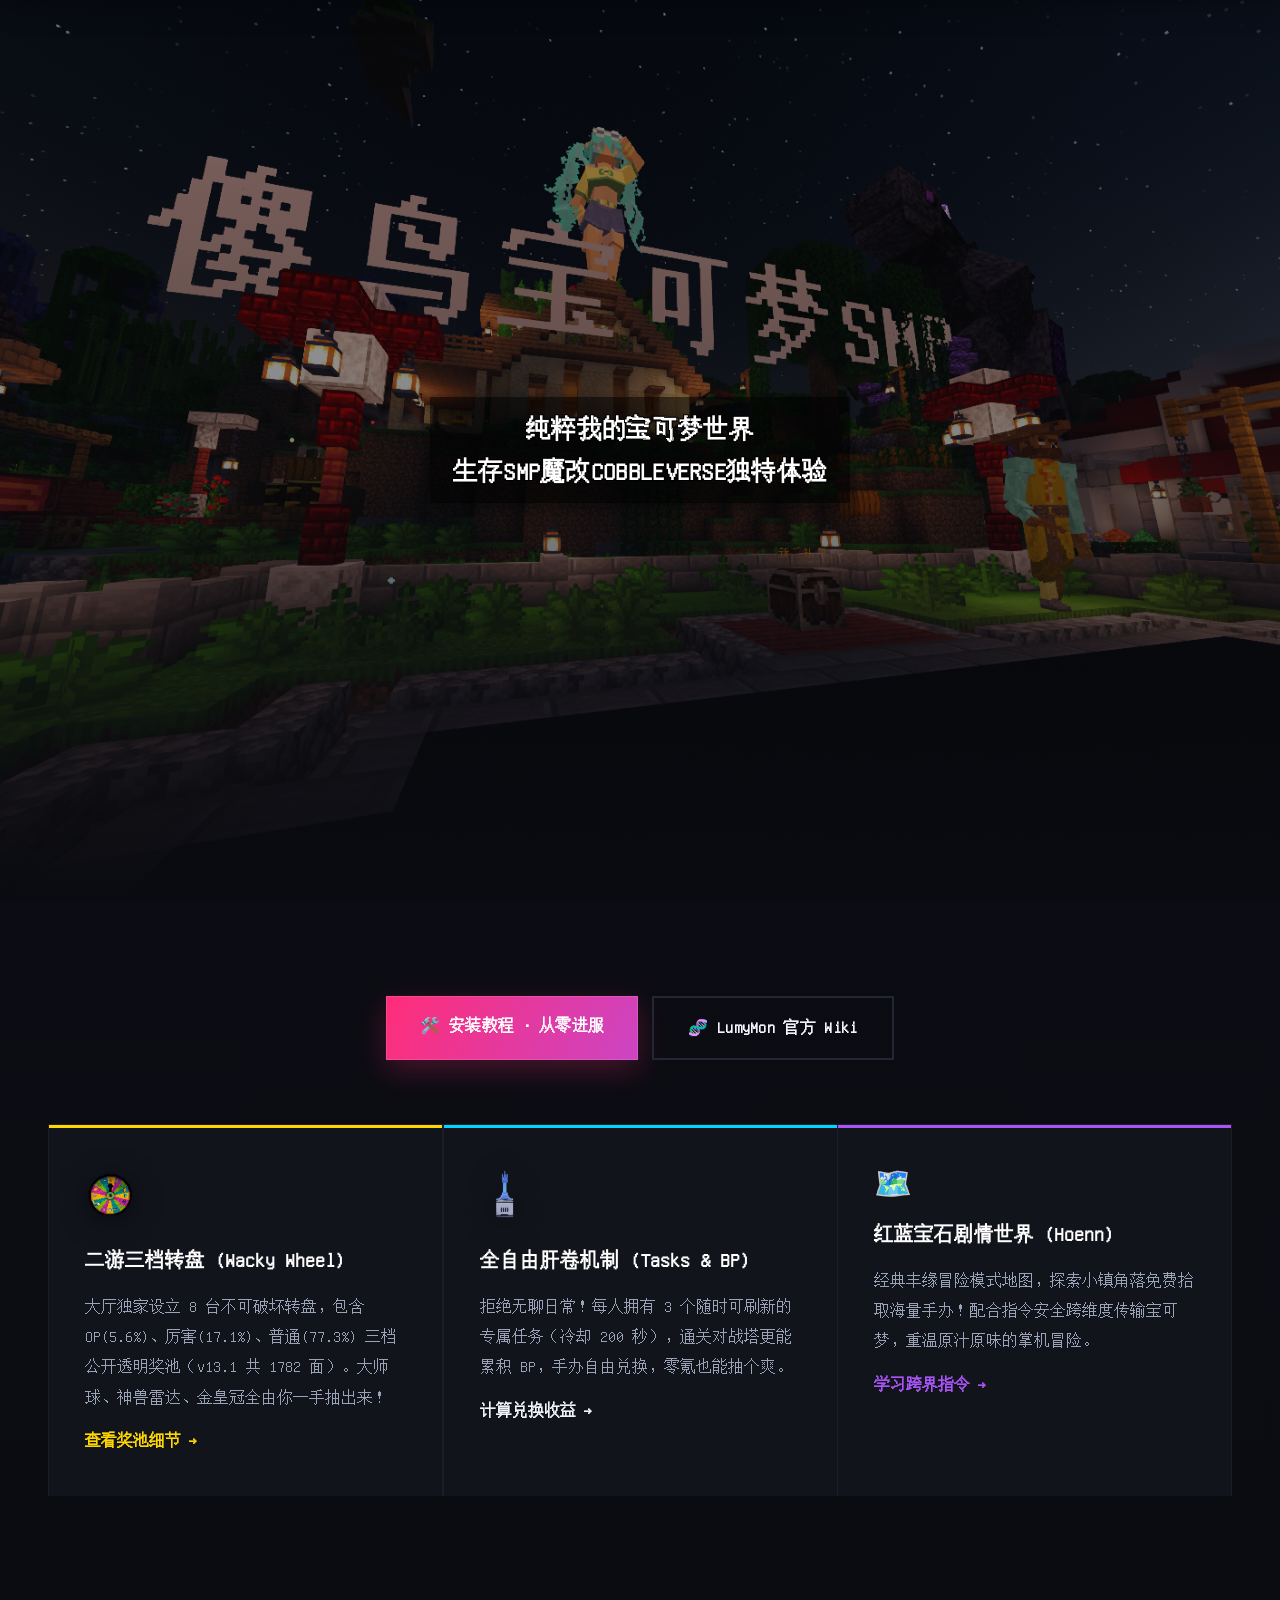
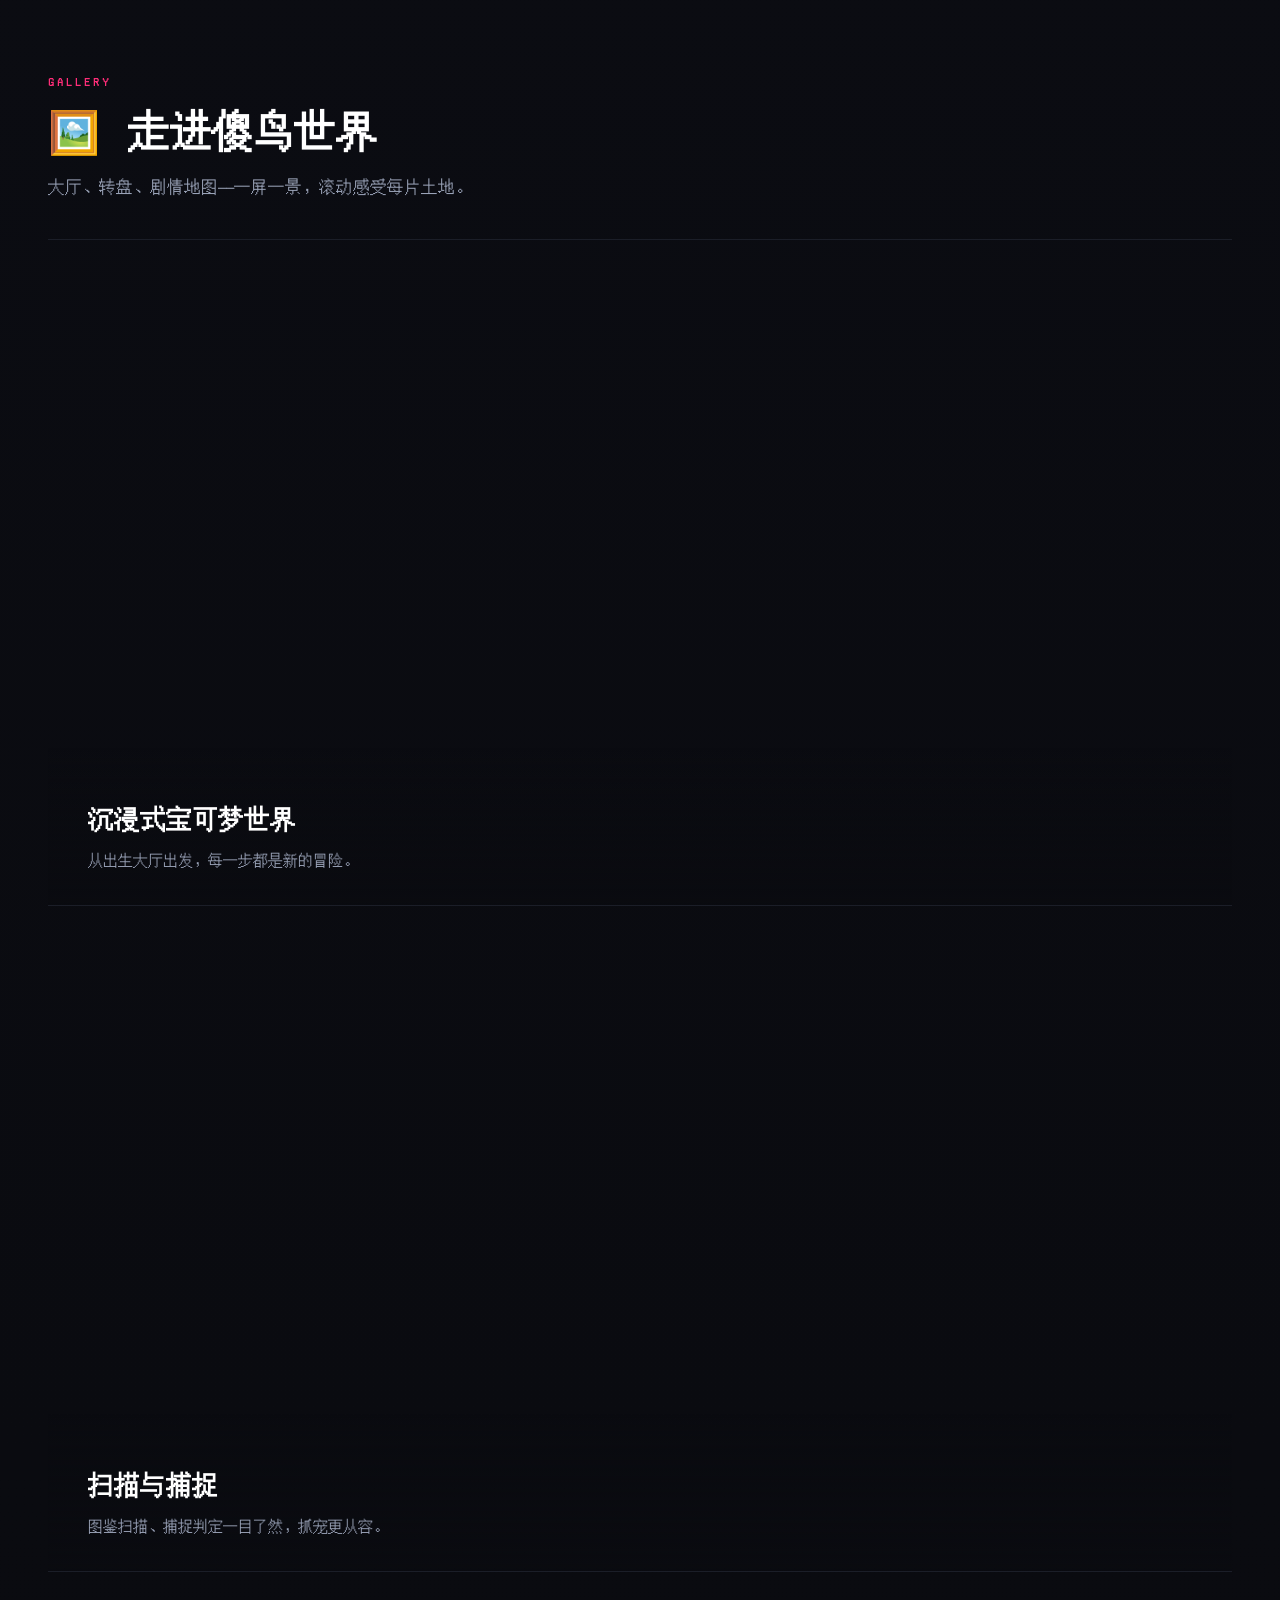
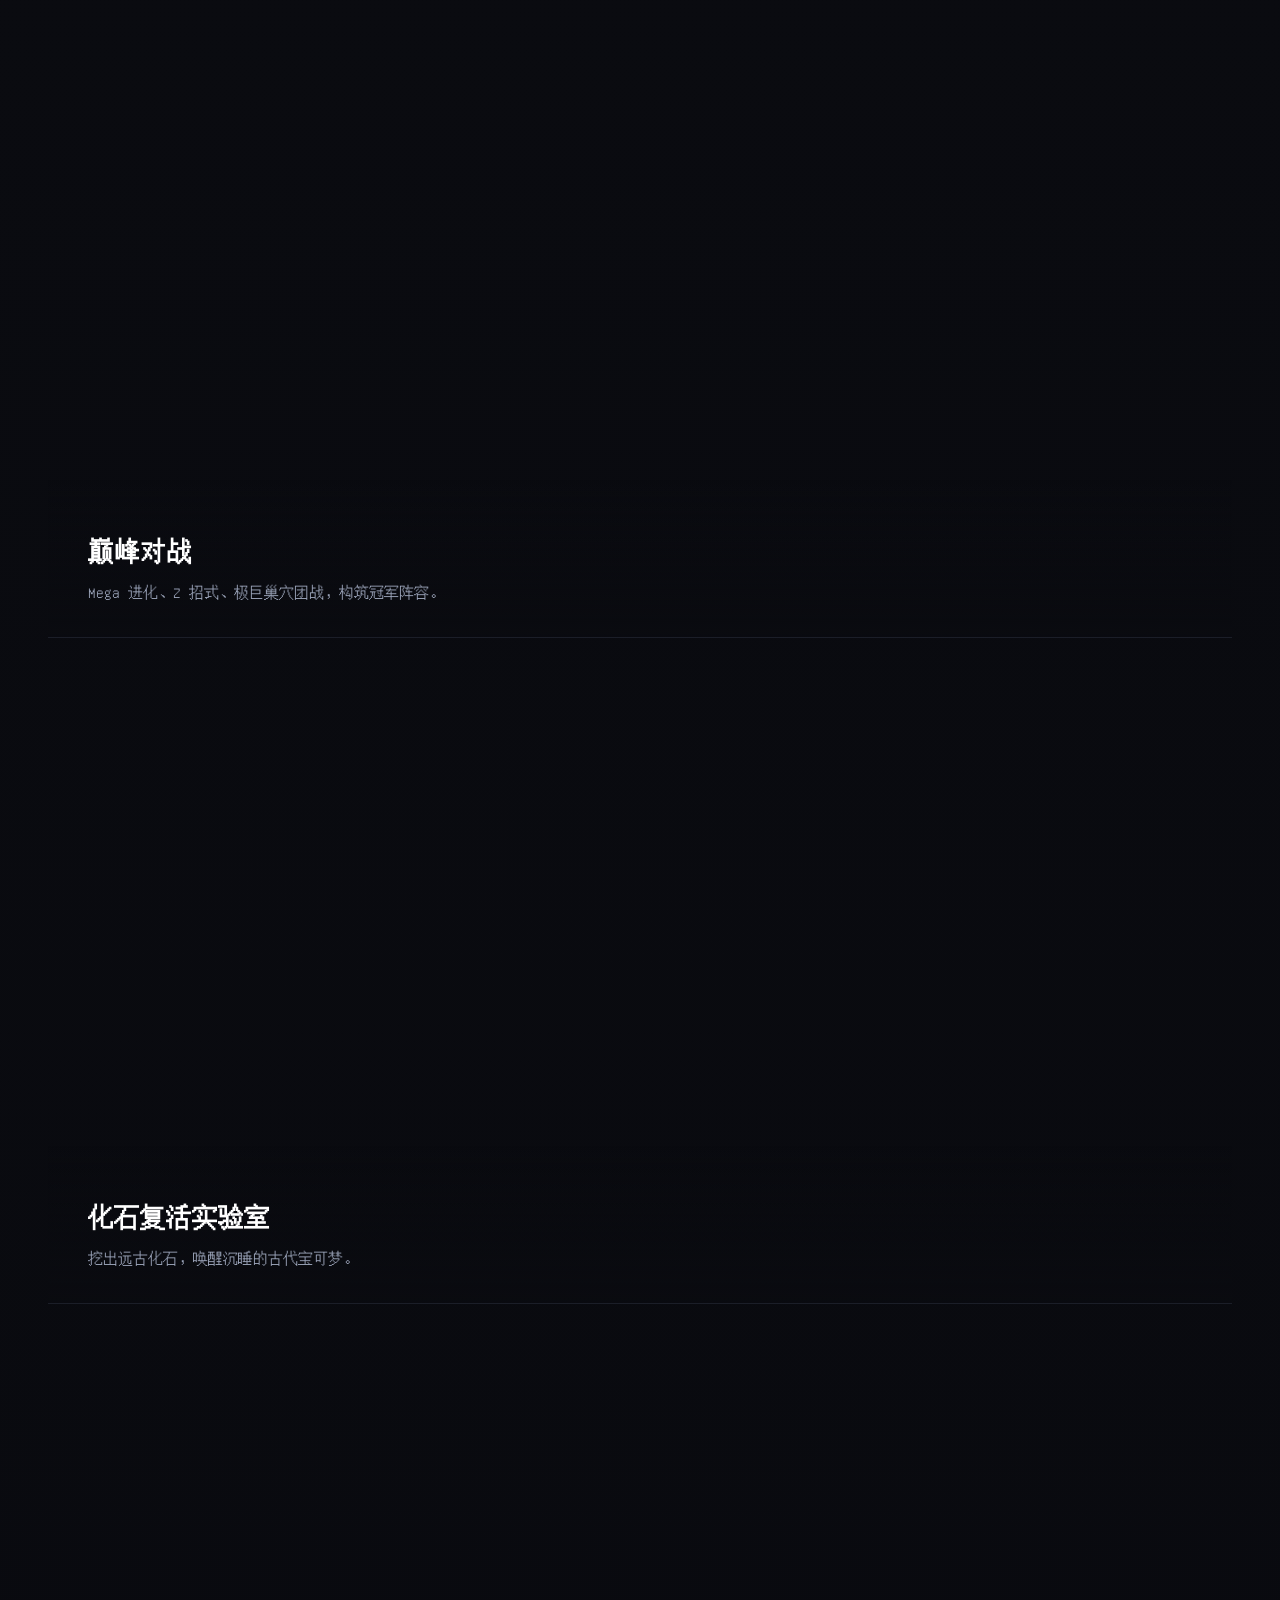
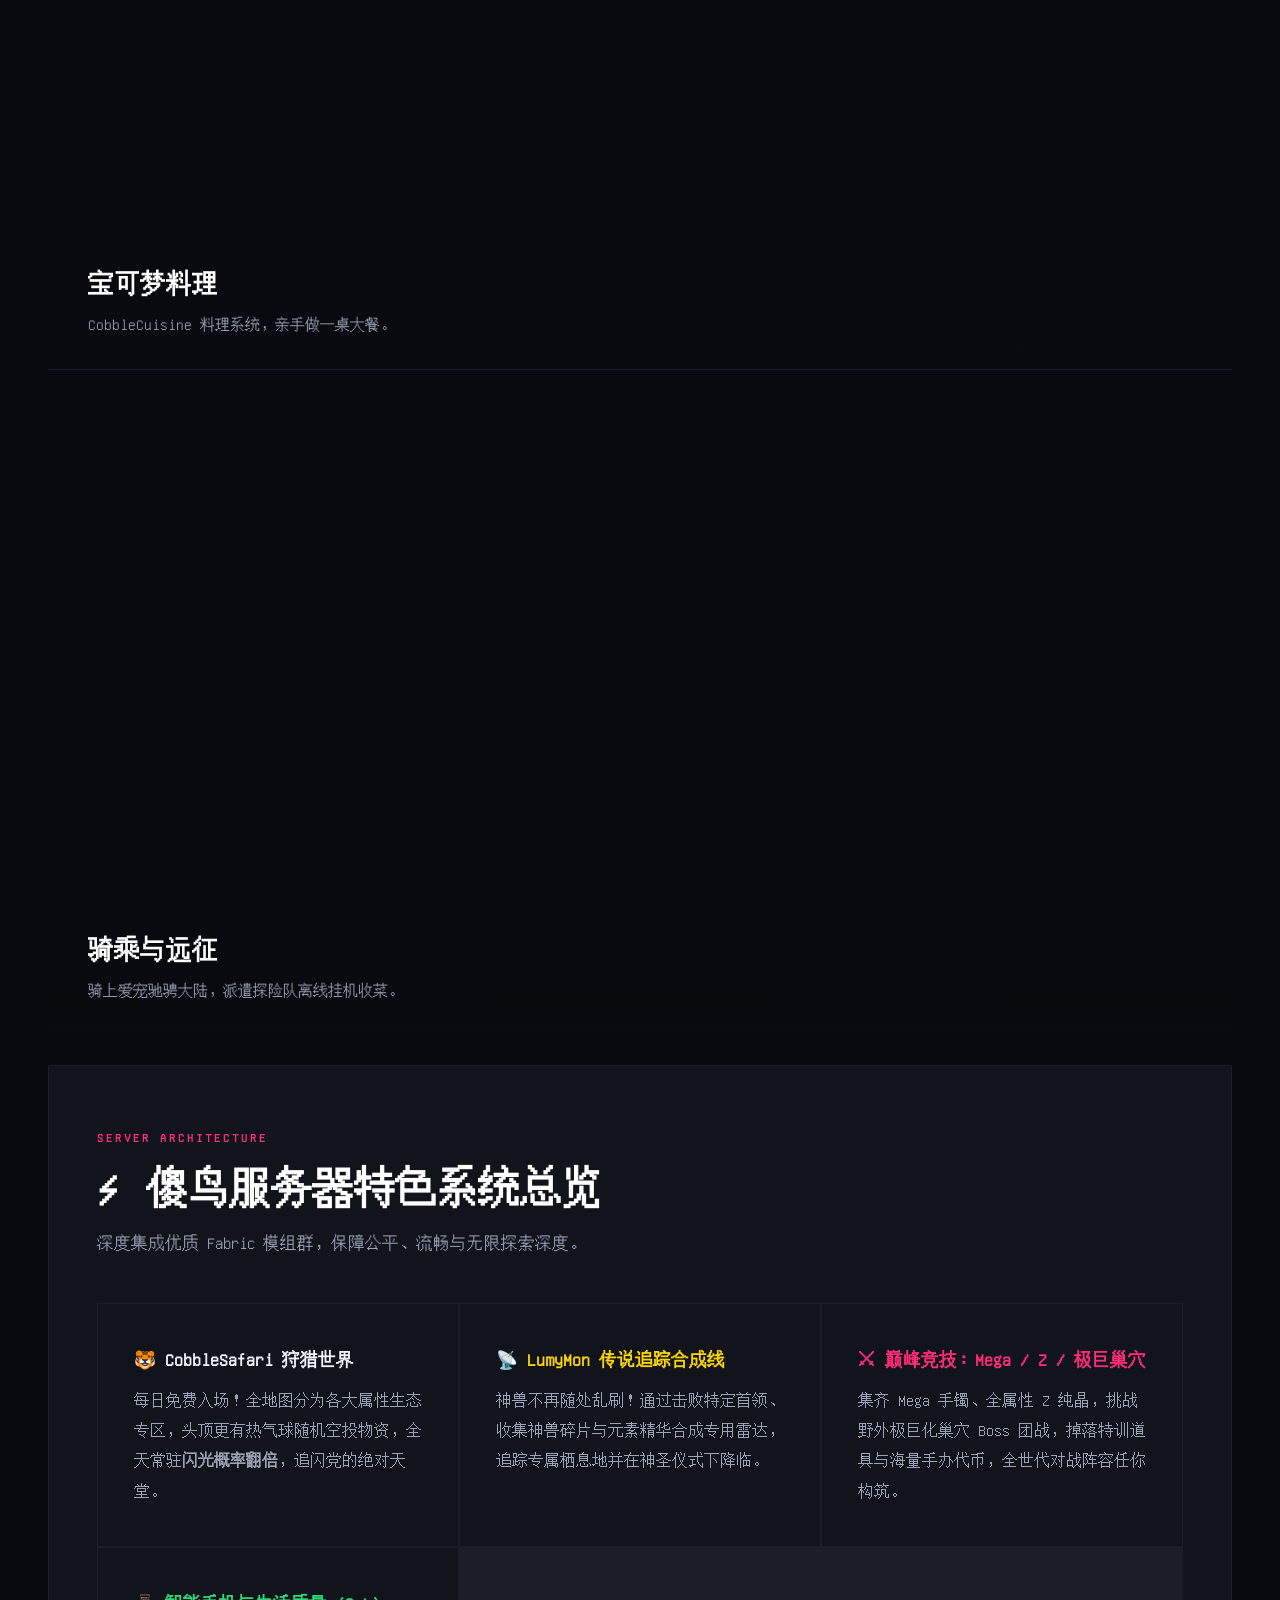
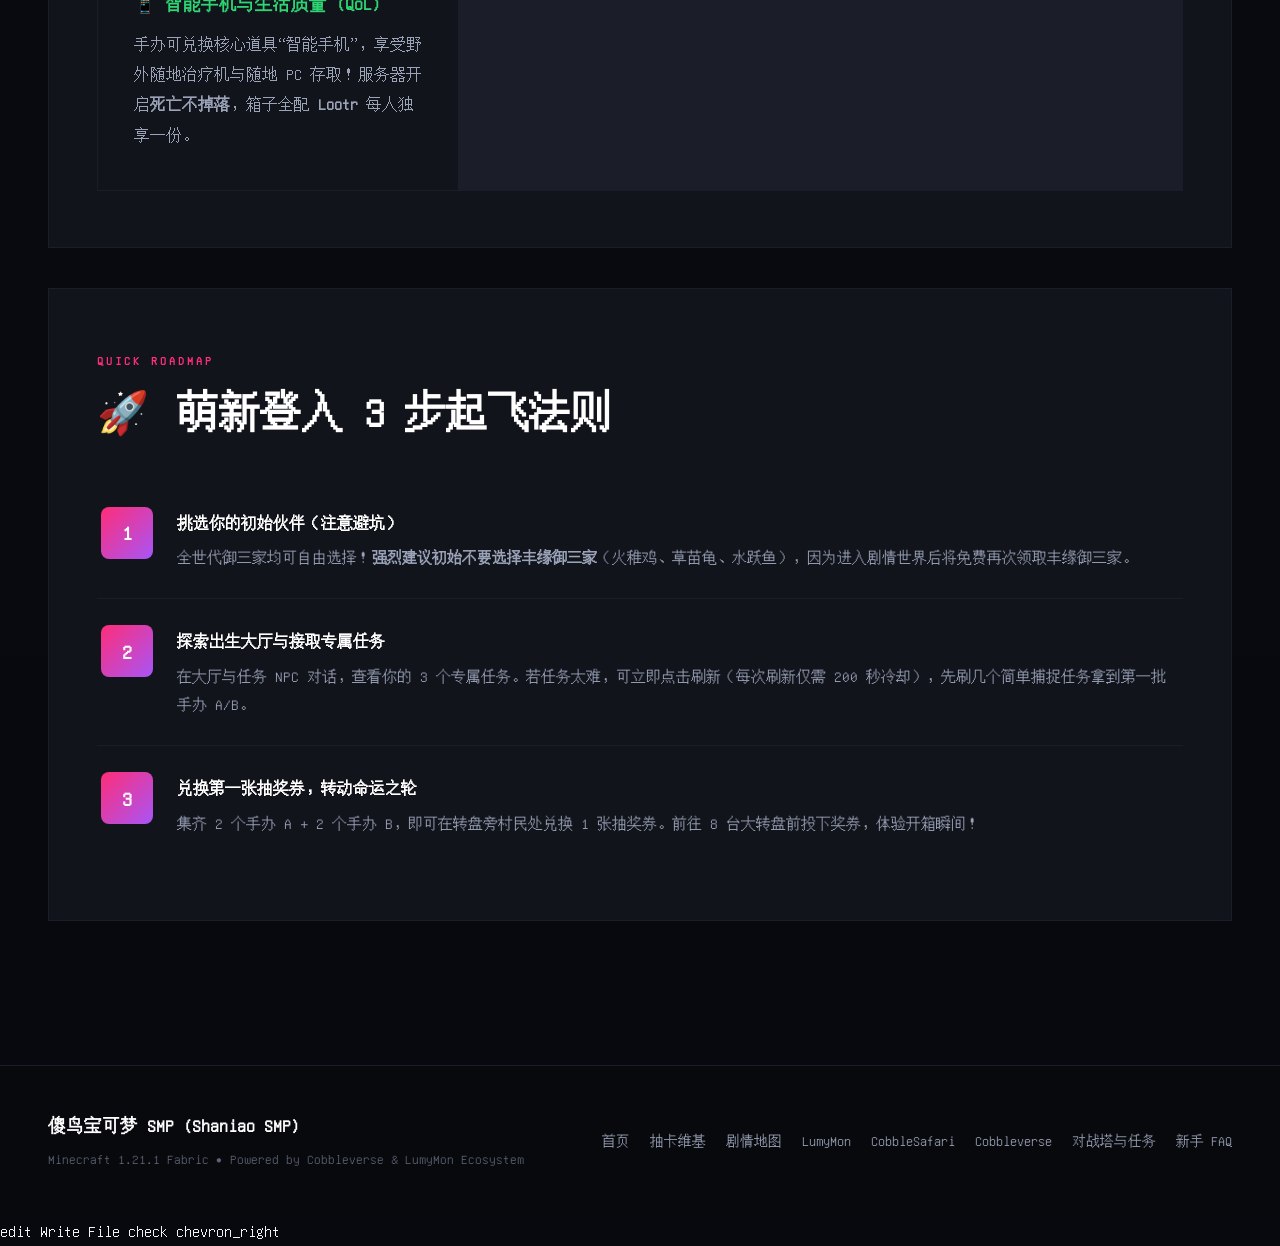
<file: index.html>
<!DOCTYPE html>
<html lang="zh-CN">
<head>
    <meta charset="UTF-8">
    <meta name="viewport" content="width=device-width, initial-scale=1.0">
    <title>傻鸟宝可梦 SMP | Cobbleverse 官方维基与玩家指南</title>
    <link rel="stylesheet" href="style.css?v=5">
</head>
<body>

    <div class="fixed-bg"></div>
    <svg class="squiggly-defs" aria-hidden="true">
        <filter id="squiggly-filter" x="-15%" y="-25%" width="130%" height="150%">
            <feTurbulence id="squiggly-turb" type="fractalNoise" baseFrequency="0.015 0.015" numOctaves="3" seed="0" result="noise"/>
            <feDisplacementMap id="squiggly-disp" in="SourceGraphic" in2="noise" scale="6" xChannelSelector="R" yChannelSelector="G"/>
        </filter>
    </svg>

    <!-- Navigation Header -->
        <header class="navbar">
        <div class="titlebar">
            <a href="index.html" class="titlebar-left">
                <div class="brand-badge"><img src="Wheel_icon.png" alt="Wheel" class="brand-icon"></div>
                <span class="brand-title">傻鸟宝可梦 SMP</span>
                <span class="brand-tag">Fabric 1.21.1</span>
            </a>
            <div class="window-controls">
                <button class="win-btn" title="最小化" onclick="winFake('min')">─</button>
                <button class="win-btn" title="最大化" onclick="winFake('max')">▢</button>
                <button class="win-btn win-close" title="关闭" onclick="winFake('close')">✕</button>
            </div>
        </div>
        <div class="menubar">
            <ul class="nav-links">
                <li><a href="index.html" class="nav-link active">首页</a></li><li><a href="gacha.html" class="nav-link">转盘抽卡</a></li><li><a href="world.html" class="nav-link">世界与传送</a></li><li><a href="lumymon.html" class="nav-link">LumyMon</a></li><li><a href="cobblesafari.html" class="nav-link">CobbleSafari</a></li><li><a href="cobbleverse.html" class="nav-link">Cobbleverse</a></li><li><a href="battletower.html" class="nav-link">对战塔与任务</a></li><li><a href="guide.html" class="nav-link">新手百科</a></li><li><a href="pokemon.html" class="nav-link">宝可梦查询</a></li>
            </ul>
            <div class="nav-action">
                <button class="btn-ip-copy" onclick="copyServerIP()">
                    <span>🎮</span>
                    <span class="ip-text">shaniao.usga.me</span>
                    <span style="font-size:0.75rem; opacity:0.8;">(点击复制)</span>
                </button>
                <button class="menu-toggle" aria-label="Toggle Navigation">☰</button>
            </div>
        </div>
    </header>

    <!-- Main Hero -->
    <section class="hero-section">
            <div class="hero-pill">
                <span class="pulse-dot"></span>
                <span>Cobbleverse 深度魔改 • 朋友联机二游养成闭环</span>
            </div>

            <h1 class="hero-title">
                纯粹我的<span class="squiggly-word">宝可梦</span>世界<br>
                生存SMP魔改COBBLEVERSE独特体验
            </h1>

            <p class="hero-subtitle">
                以 Cobbleverse 为基底，围绕 <strong>『肝卷 → 抽卡 → 变强』</strong> 打造。<br>
                从大厅转盘到丰缘剧情，每一天都有新目标。
            </p>

                    </section>

    <main class="main-wrapper">
        <div class="hero-actions">
                <a href="tutorial.html" class="btn btn-primary">🛠️ 安装教程 · 从零进服</a>
                <a href="https://www.lumyverse.com/en/cobbleverse/lumymon/" target="_blank" rel="noopener" class="btn btn-glass">🧬 LumyMon 官方 Wiki</a>
            </div>

        <!-- Core Loops & Highlights -->
        <div class="grid-3" style="margin: 40px 0 80px;">
            <div class="feature-card gold">
                <div class="feature-icon"><img src="Wheel_icon.png" alt="转盘"></div>
                <h3 class="feature-title">二游三档转盘 (Wacky Wheel)</h3>
                <p class="feature-desc">
                    大厅独家设立 8 台不可破坏转盘，包含 OP(5.6%)、厉害(17.1%)、普通(77.3%) 三档公开透明奖池（v13.1 共 1782 面）。大师球、神兽雷达、金皇冠全由你一手抽出来！
                </p>
                <a href="gacha.html" style="color:var(--gold); font-weight:700; text-decoration:none; margin-top:14px; display:inline-block;">查看奖池细节 →</a>
            </div>

            <div class="feature-card cyan">
                <div class="feature-icon"><img src="Battle_Tower_icon.png" alt="对战塔"></div>
                <h3 class="feature-title">全自由肝卷机制 (Tasks & BP)</h3>
                <p class="feature-desc">
                    拒绝无聊日常！每人拥有 3 个随时可刷新的专属任务（冷却 200 秒），通关对战塔更能累积 BP，手办自由兑换，零氪也能抽个爽。
                </p>
                <a href="gacha.html#exchange" style="color:var(--accent-cyan); font-weight:700; text-decoration:none; margin-top:14px; display:inline-block;">计算兑换收益 →</a>
            </div>

            <div class="feature-card purple">
                <div class="feature-icon">🗺️</div>
                <h3 class="feature-title">红蓝宝石剧情世界 (Hoenn)</h3>
                <p class="feature-desc">
                    经典丰缘冒险模式地图，探索小镇角落免费拾取海量手办！配合指令安全跨维度传输宝可梦，重温原汁原味的掌机冒险。
                </p>
                <a href="world.html" style="color:var(--purple); font-weight:700; text-decoration:none; margin-top:14px; display:inline-block;">学习跨界指令 →</a>
            </div>
        </div>

        <!-- Parallax Gallery (Aceternity Parallax Blocks) -->
        <section class="content-section parallax-gallery">
            <div class="section-header">
                <span class="section-tag">GALLERY</span>
                <h2 class="section-title"><span class="icon">🖼️</span> 走进傻鸟世界</h2>
                <p class="section-desc">大厅、转盘、剧情地图——一屏一景，滚动感受每片土地。</p>
            </div>
                        <div class="parallax-block" style="background-image:url('Parallax_Blocks/gameplay.png');">
                <div class="parallax-caption">
                    <h3>沉浸式宝可梦世界</h3>
                    <p>从出生大厅出发，每一步都是新的冒险。</p>
                </div>
            </div>
            <div class="parallax-block" style="background-image:url('Parallax_Blocks/pokedex_scanning.png');">
                <div class="parallax-caption">
                    <h3>扫描与捕捉</h3>
                    <p>图鉴扫描、捕捉判定一目了然，抓宠更从容。</p>
                </div>
            </div>
            <div class="parallax-block" style="background-image:url('Parallax_Blocks/charizard.png');">
                <div class="parallax-caption">
                    <h3>巅峰对战</h3>
                    <p>Mega 进化、Z 招式、极巨巢穴团战，构筑冠军阵容。</p>
                </div>
            </div>
            <div class="parallax-block" style="background-image:url('Parallax_Blocks/fossil_revival.png');">
                <div class="parallax-caption">
                    <h3>化石复活实验室</h3>
                    <p>挖出远古化石，唤醒沉睡的古代宝可梦。</p>
                </div>
            </div>
            <div class="parallax-block" style="background-image:url('Parallax_Blocks/cooking-png.png');">
                <div class="parallax-caption">
                    <h3>宝可梦料理</h3>
                    <p>CobbleCuisine 料理系统，亲手做一桌大餐。</p>
                </div>
            </div>
            <div class="parallax-block" style="background-image:url('Parallax_Blocks/riding-png.png');">
                <div class="parallax-caption">
                    <h3>骑乘与远征</h3>
                    <p>骑上爱宠驰骋大陆，派遣探险队离线挂机收菜。</p>
                </div>
            </div></section>

        <!-- System Overview Panel -->
        <div class="glass-panel" style="margin-bottom: 40px;">
            <div class="section-header">
                <span class="section-tag">SERVER ARCHITECTURE</span>
                <h2 class="section-title"><span class="icon">⚡</span> 傻鸟服务器特色系统总览</h2>
                <p class="section-desc">深度集成优质 Fabric 模组群，保障公平、流畅与无限探索深度。</p>
            </div>

            <div class="grid-2">
                <div class="feature-card">
                    <h4 style="color:var(--accent-cyan); margin-bottom:8px; font-size:1.1rem;">🐯 CobbleSafari 狩猎世界</h4>
                    <p class="feature-desc">
                        每日免费入场！全地图分为各大属性生态专区，头顶更有热气球随机空投物资，全天常驻<strong>闪光概率翻倍</strong>，追闪党的绝对天堂。
                    </p>
                </div>

                <div class="feature-card">
                    <h4 style="color:var(--gold); margin-bottom:8px; font-size:1.1rem;">📡 LumyMon 传说追踪合成线</h4>
                    <p class="feature-desc">
                        神兽不再随处乱刷！通过击败特定首领、收集神兽碎片与元素精华合成专用雷达，追踪专属栖息地并在神圣仪式下降临。
                    </p>
                </div>

                <div class="feature-card">
                    <h4 style="color:var(--primary); margin-bottom:8px; font-size:1.1rem;">⚔️ 巅峰竞技：Mega / Z / 极巨巢穴</h4>
                    <p class="feature-desc">
                        集齐 Mega 手镯、全属性 Z 纯晶，挑战野外极巨化巢穴 Boss 团战，掉落特训道具与海量手办代币，全世代对战阵容任你构筑。
                    </p>
                </div>

                <div class="feature-card">
                    <h4 style="color:var(--green); margin-bottom:8px; font-size:1.1rem;">📱 智能手机与生活质量 (QoL)</h4>
                    <p class="feature-desc">
                        手办可兑换核心道具“智能手机”，享受野外随地治疗机与随地 PC 存取！服务器开启<strong>死亡不掉落</strong>，箱子全配 <strong>Lootr</strong> 每人独享一份。
                    </p>
                </div>
            </div>
        </div>

        <!-- Quick Start Steps -->
        <div class="glass-panel">
            <div class="section-header">
                <span class="section-tag">QUICK ROADMAP</span>
                <h2 class="section-title"><span class="icon">🚀</span> 萌新登入 3 步起飞法则</h2>
            </div>

            <div class="step-track">
                <div class="step-node">
                    <div class="step-number">1</div>
                    <div class="step-content">
                        <h4 style="color:#fff; margin-bottom:6px;">挑选你的初始伙伴（注意避坑）</h4>
                        <p style="color:var(--text-muted); font-size:0.95rem;">
                            全世代御三家均可自由选择！<strong>强烈建议初始不要选择丰缘御三家</strong>（火稚鸡、草苗龟、水跃鱼），因为进入剧情世界后将免费再次领取丰缘御三家。
                        </p>
                    </div>
                </div>

                <div class="step-node">
                    <div class="step-number">2</div>
                    <div class="step-content">
                        <h4 style="color:#fff; margin-bottom:6px;">探索出生大厅与接取专属任务</h4>
                        <p style="color:var(--text-muted); font-size:0.95rem;">
                            在大厅与任务 NPC 对话，查看你的 3 个专属任务。若任务太难，可立即点击刷新（每次刷新仅需 200 秒冷却），先刷几个简单捕捉任务拿到第一批手办 A/B。
                        </p>
                    </div>
                </div>

                <div class="step-node">
                    <div class="step-number">3</div>
                    <div class="step-content">
                        <h4 style="color:#fff; margin-bottom:6px;">兑换第一张抽奖券，转动命运之轮</h4>
                        <p style="color:var(--text-muted); font-size:0.95rem;">
                            集齐 2 个手办 A + 2 个手办 B，即可在转盘旁村民处兑换 1 张抽奖券。前往 8 台大转盘前投下奖券，体验开箱瞬间！
                        </p>
                    </div>
                </div>
            </div>
        </div>
    </main>

    <!-- Footer -->
    <footer class="footer">
        <div class="footer-inner">
            <div>
                <div style="font-weight: 800; font-size: 1.1rem; color: #fff; margin-bottom: 6px;">傻鸟宝可梦 SMP (Shaniao SMP)</div>
                <div class="footer-meta">Minecraft 1.21.1 Fabric • Powered by Cobbleverse & LumyMon Ecosystem</div>
            </div>
            <div class="footer-links">
                <a href="index.html" class="footer-link">首页</a>
                <a href="gacha.html" class="footer-link">抽卡维基</a>
                <a href="world.html" class="footer-link">剧情地图</a>
                <a href="lumymon.html" class="footer-link">LumyMon</a>
                <a href="cobblesafari.html" class="footer-link">CobbleSafari</a>
                <a href="cobbleverse.html" class="footer-link">Cobbleverse</a>
                <a href="battletower.html" class="footer-link">对战塔与任务</a>
                <a href="guide.html" class="footer-link">新手 FAQ</a>
            </div>
        </div>
    </footer>

    <script src="script.js?v=5"></script>
</body>
</html>

edit
Write File
check
chevron_right
</file>
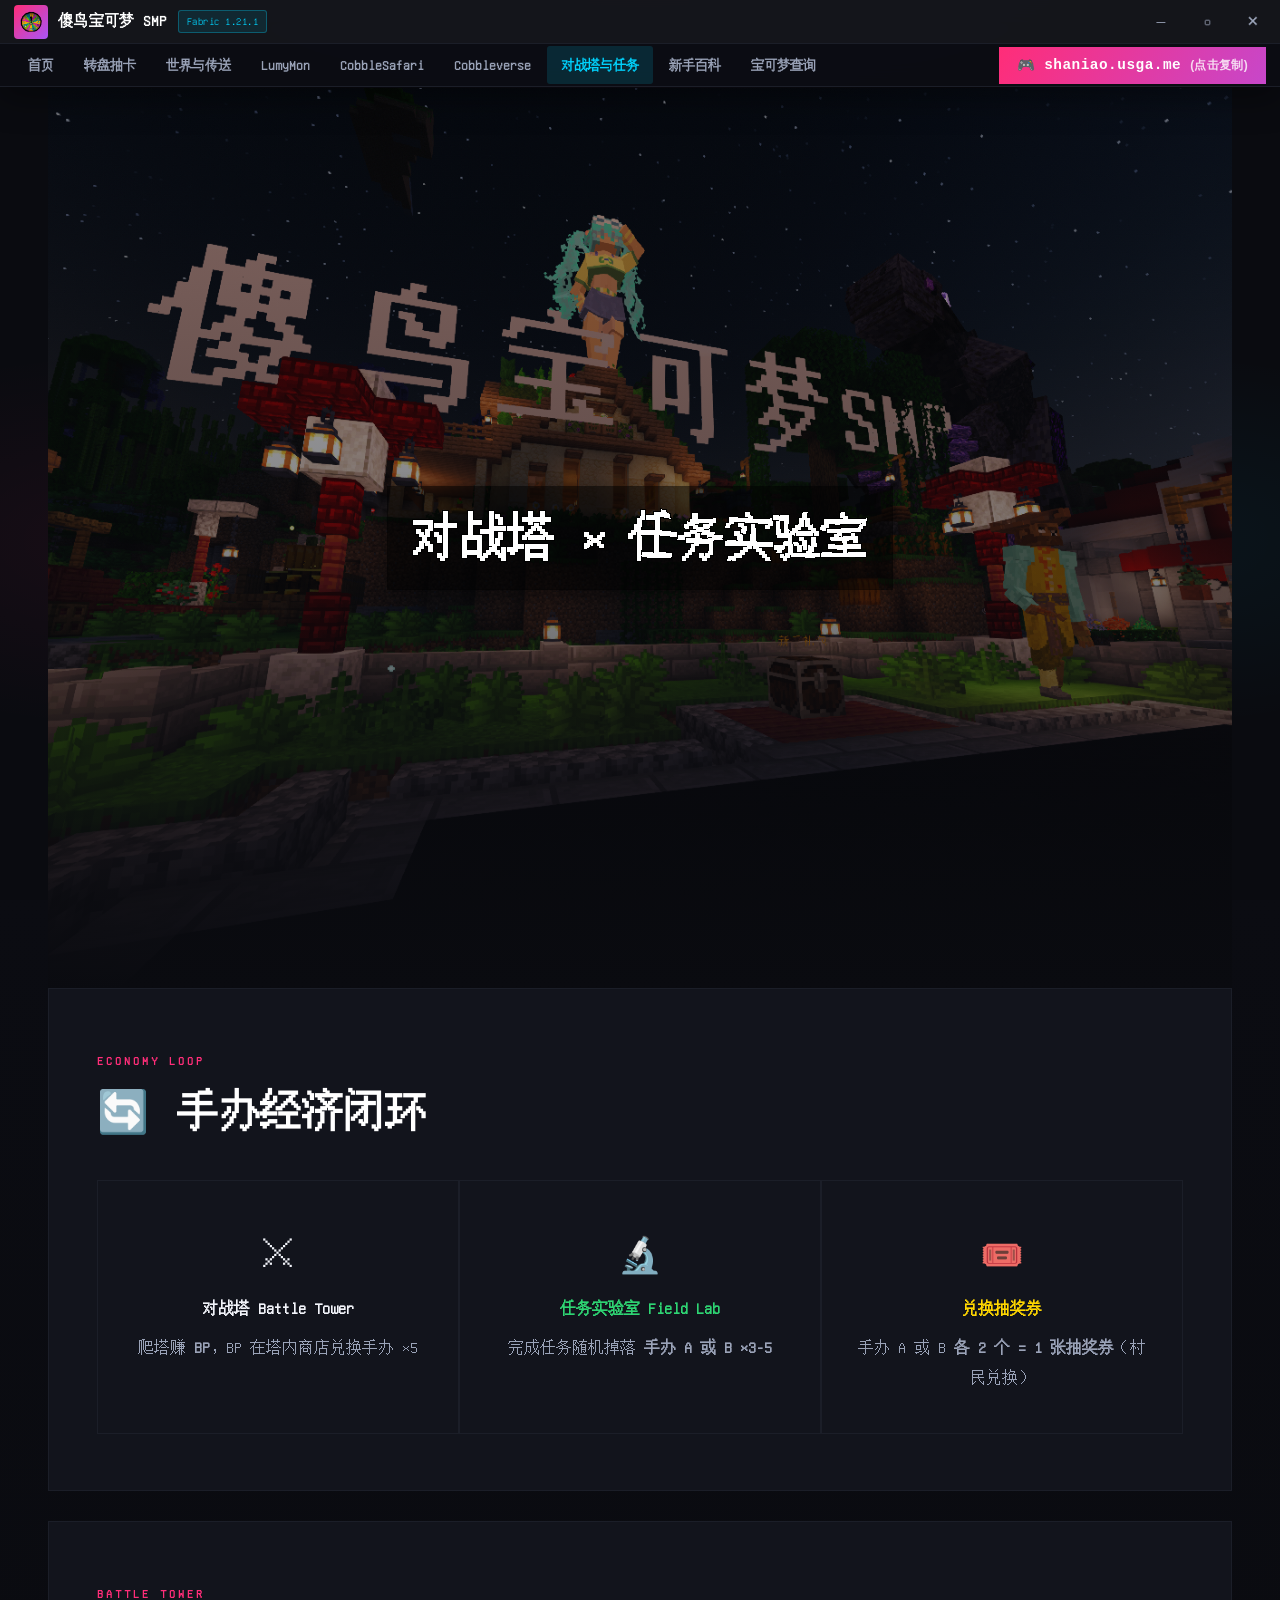
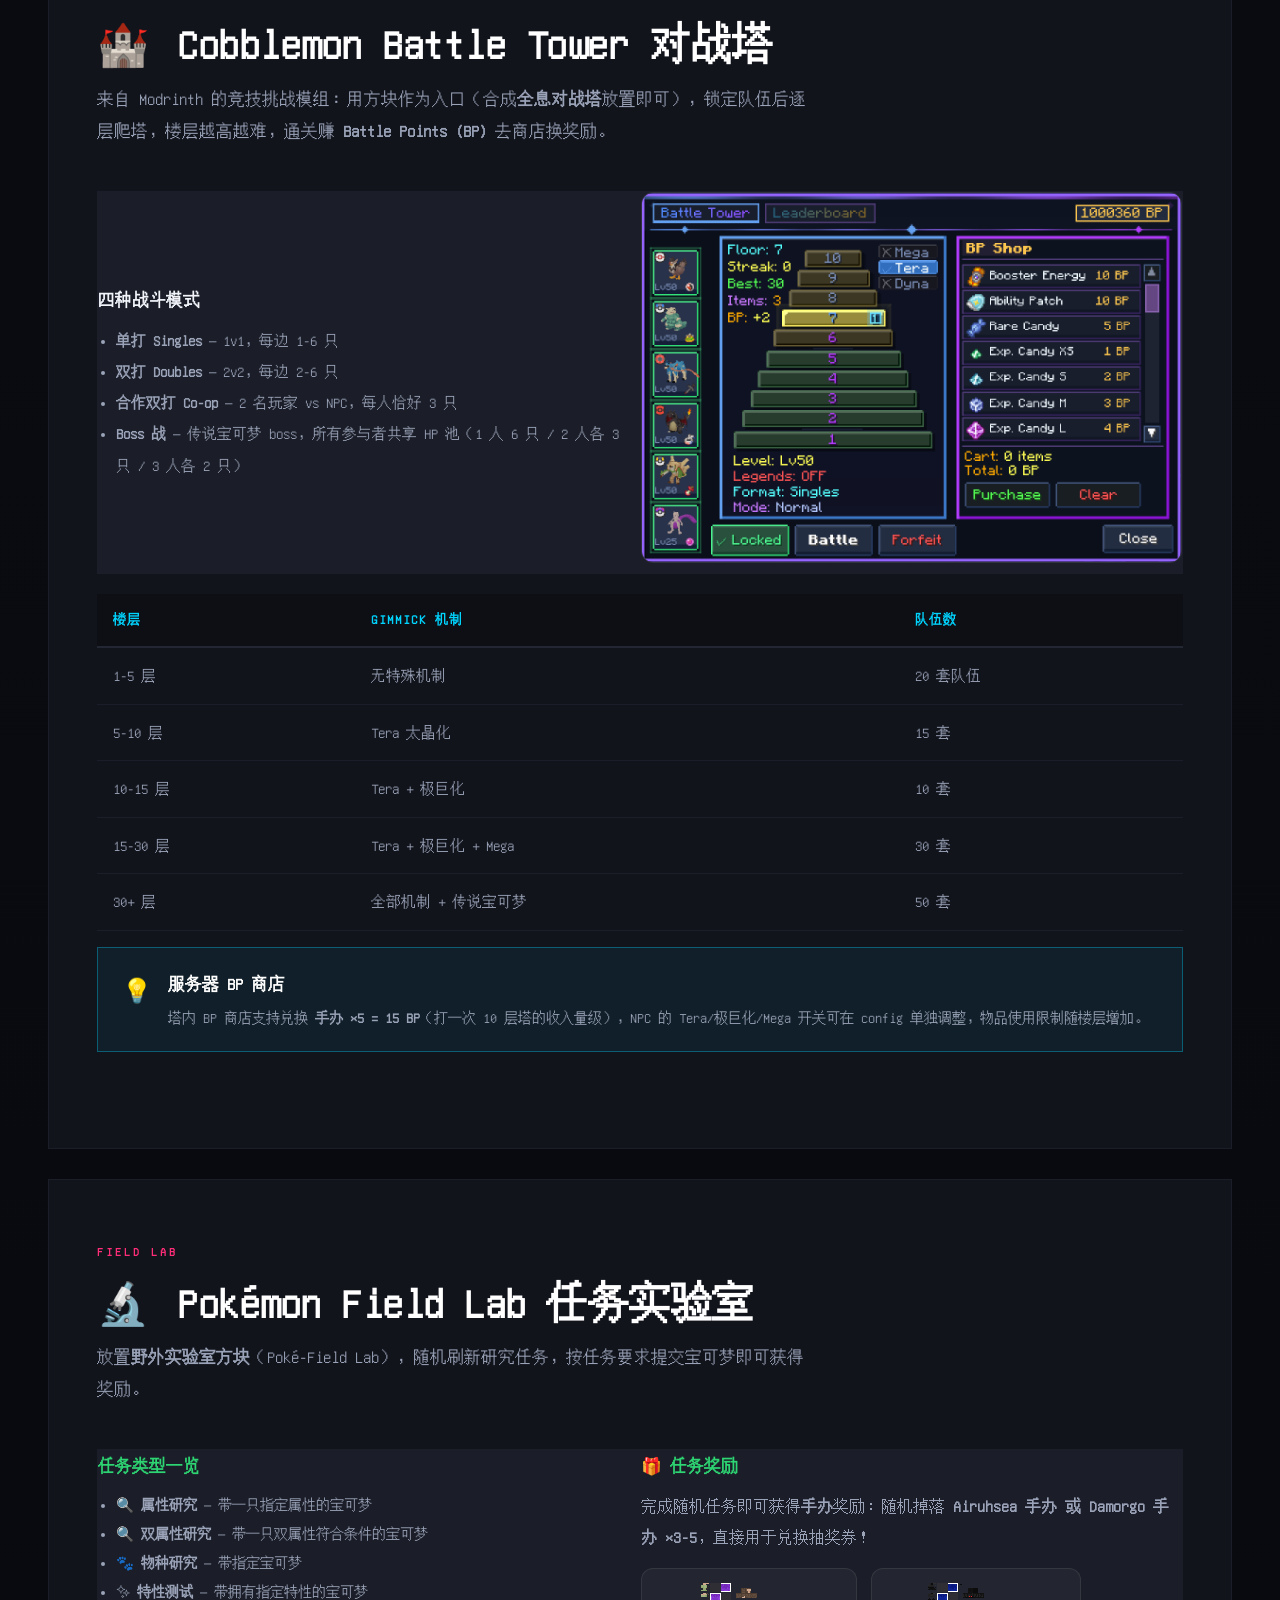
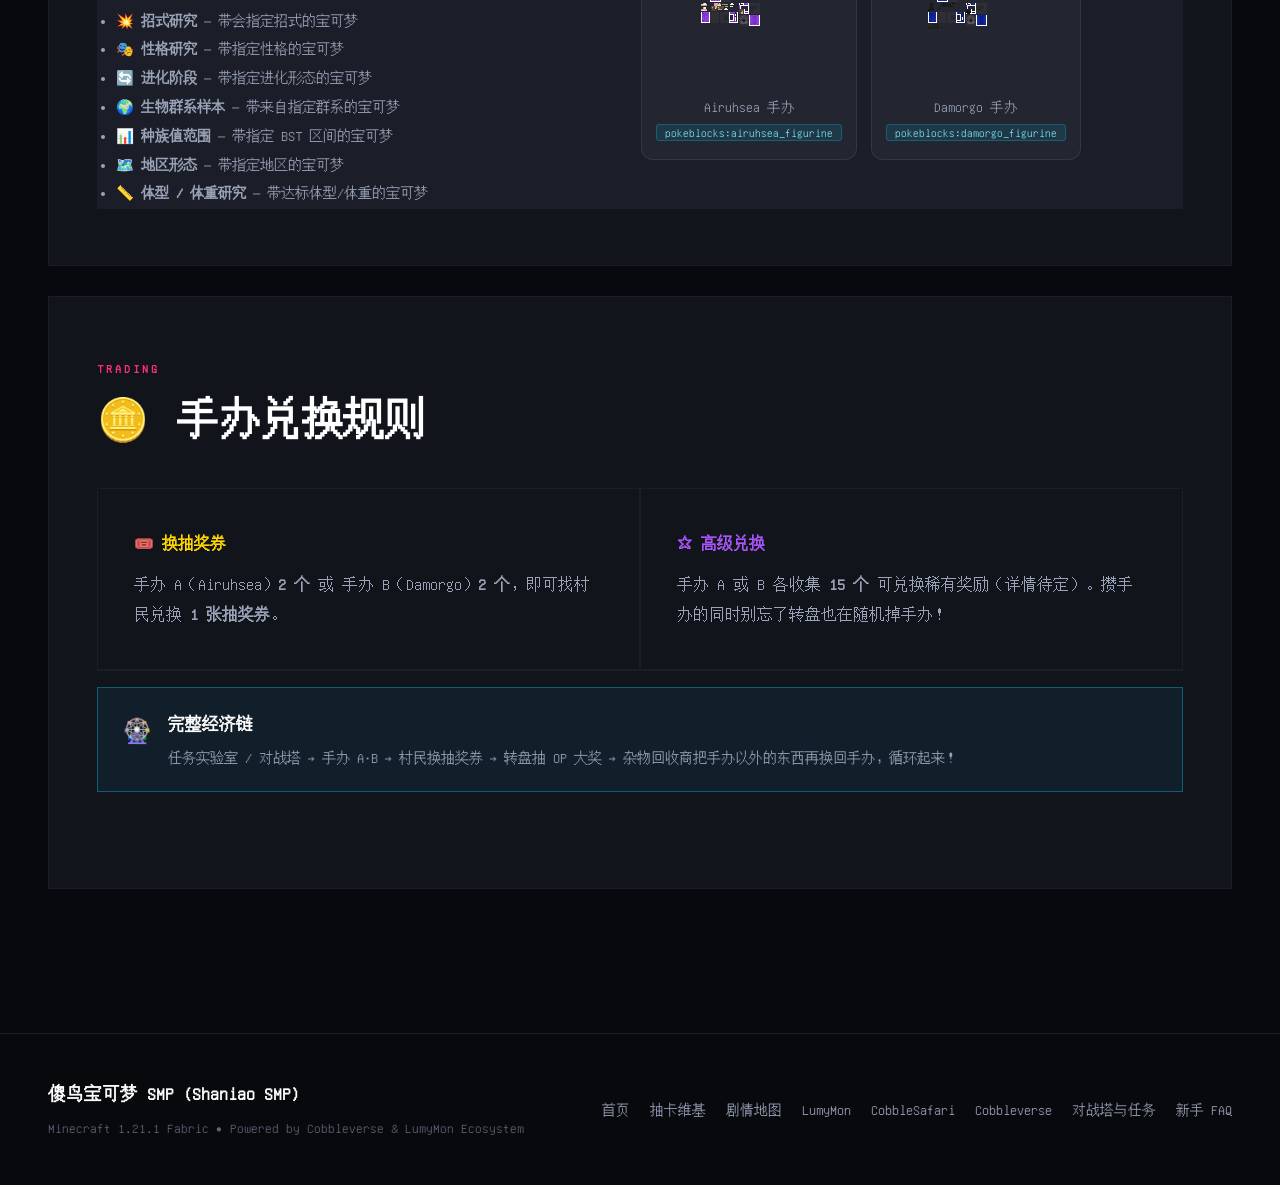
<file: battletower.html>
<!DOCTYPE html>
<html lang="zh-CN">
<head>
    <meta charset="UTF-8">
    <meta name="viewport" content="width=device-width, initial-scale=1.0">
    <title>对战塔与任务实验室 | 傻鸟宝可梦 SMP Wiki</title>
    <link rel="stylesheet" href="style.css?v=7">
</head>
<body>

    <div class="fixed-bg"></div>
    <svg class="squiggly-defs" aria-hidden="true">
        <filter id="squiggly-filter" x="-15%" y="-25%" width="130%" height="150%">
            <feTurbulence id="squiggly-turb" type="fractalNoise" baseFrequency="0.015 0.015" numOctaves="3" seed="0" result="noise"/>
            <feDisplacementMap id="squiggly-disp" in="SourceGraphic" in2="noise" scale="6" xChannelSelector="R" yChannelSelector="G"/>
        </filter>
    </svg>
    <!-- Navigation Header -->
        <header class="navbar">
        <div class="titlebar">
            <a href="index.html" class="titlebar-left">
                <div class="brand-badge"><img src="Wheel_icon.png" alt="Wheel" class="brand-icon"></div>
                <span class="brand-title">傻鸟宝可梦 SMP</span>
                <span class="brand-tag">Fabric 1.21.1</span>
            </a>
            <div class="window-controls">
                <button class="win-btn" title="最小化" onclick="winFake('min')">─</button>
                <button class="win-btn" title="最大化" onclick="winFake('max')">▢</button>
                <button class="win-btn win-close" title="关闭" onclick="winFake('close')">✕</button>
            </div>
        </div>
        <div class="menubar">
            <ul class="nav-links">
                <li><a href="index.html" class="nav-link">首页</a></li><li><a href="gacha.html" class="nav-link">转盘抽卡</a></li><li><a href="world.html" class="nav-link">世界与传送</a></li><li><a href="lumymon.html" class="nav-link">LumyMon</a></li><li><a href="cobblesafari.html" class="nav-link">CobbleSafari</a></li><li><a href="cobbleverse.html" class="nav-link">Cobbleverse</a></li><li><a href="battletower.html" class="nav-link active">对战塔与任务</a></li><li><a href="guide.html" class="nav-link">新手百科</a></li><li><a href="pokemon.html" class="nav-link">宝可梦查询</a></li>
            </ul>
            <div class="nav-action">
                <button class="btn-ip-copy" onclick="copyServerIP()">
                    <span>🎮</span>
                    <span class="ip-text">shaniao.usga.me</span>
                    <span style="font-size:0.75rem; opacity:0.8;">(点击复制)</span>
                </button>
                <button class="menu-toggle" aria-label="Toggle Navigation">☰</button>
            </div>
        </div>
    </header>

    <main class="main-wrapper">
        <div class="hero-section page-hero" style="padding: 30px 0 20px;">
            <div class="hero-pill">
                <span>⚔️ BATTLE TOWER & FIELD LAB</span>
            </div>
            <h1 class="hero-title" style="font-size: clamp(2rem, 4vw, 3rem); margin-bottom: 10px;">
                对战塔 <span class="gradient-text squiggly-word">× 任务实验室</span>
            </h1>
            <p class="hero-subtitle" style="margin-bottom: 20px;">
                服务器经济链的核心引擎：爬对战塔、刷野外实验室任务，赚 <strong>手办</strong>，换 <strong>抽奖券</strong>，再去转盘抽大奖——肝就完事了！
            </p>
        </div>

        <!-- 经济闭环 -->
        <div class="glass-panel" style="margin-bottom: 30px;">
            <div class="section-header">
                <span class="section-tag">ECONOMY LOOP</span>
                <h2 class="section-title"><span class="icon">🔄</span> 手办经济闭环</h2>
            </div>
            <div class="grid-3">
                <div class="feature-card" style="text-align:center;">
                    <div style="font-size:2.2rem;">⚔️</div>
                    <h4 style="color:var(--accent-cyan); margin:8px 0;">对战塔 Battle Tower</h4>
                    <p class="feature-desc">爬塔赚 <strong>BP</strong>，BP 在塔内商店兑换手办 ×5</p>
                </div>
                <div class="feature-card" style="text-align:center;">
                    <div style="font-size:2.2rem;">🔬</div>
                    <h4 style="color:var(--green); margin:8px 0;">任务实验室 Field Lab</h4>
                    <p class="feature-desc">完成任务随机掉落 <strong>手办 A 或 B ×3-5</strong></p>
                </div>
                <div class="feature-card" style="text-align:center;">
                    <div style="font-size:2.2rem;">🎟️</div>
                    <h4 style="color:var(--gold); margin:8px 0;">兑换抽奖券</h4>
                    <p class="feature-desc">手办 A 或 B <strong>各 2 个 = 1 张抽奖券</strong>（村民兑换）</p>
                </div>
            </div>
        </div>

        <!-- Battle Tower 玩法 -->
        <div class="glass-panel" style="margin-bottom: 30px;">
            <div class="section-header">
                <span class="section-tag">BATTLE TOWER</span>
                <h2 class="section-title"><span class="icon">🏰</span> Cobblemon Battle Tower 对战塔</h2>
                <p class="section-desc">来自 Modrinth 的竞技挑战模组：用方块作为入口（合成<strong>全息对战塔</strong>放置即可），锁定队伍后逐层爬塔，楼层越高越难，通关赚 <strong>Battle Points (BP)</strong> 去商店换奖励。</p>
            </div>
            <div class="grid-2" style="align-items:center; margin-bottom:20px;">
                <div>
                    <h3 style="color:var(--accent-cyan); font-size:1.05rem; margin-bottom:10px;">四种战斗模式</h3>
                    <ul style="color:var(--text-muted); font-size:0.93rem; line-height:2.1; padding-left:18px;">
                        <li><strong>单打 Singles</strong> — 1v1，每边 1-6 只</li>
                        <li><strong>双打 Doubles</strong> — 2v2，每边 2-6 只</li>
                        <li><strong>合作双打 Co-op</strong> — 2 名玩家 vs NPC，每人恰好 3 只</li>
                        <li><strong>Boss 战</strong> — 传说宝可梦 boss，所有参与者共享 HP 池（1 人 6 只 / 2 人各 3 只 / 3 人各 2 只）</li>
                    </ul>
                </div>
                <div>
                    <img src="bt_tower.png" alt="对战塔" style="width:100%; border-radius:12px; border:1px solid rgba(255,255,255,0.1);">
                </div>
            </div>
            <div class="table-responsive">
                <table class="wiki-table">
                    <thead><tr><th>楼层</th><th>Gimmick 机制</th><th>队伍数</th></tr></thead>
                    <tbody>
                        <tr><td>1-5 层</td><td>无特殊机制</td><td>20 套队伍</td></tr>
                        <tr><td>5-10 层</td><td>Tera 太晶化</td><td>15 套</td></tr>
                        <tr><td>10-15 层</td><td>Tera + 极巨化</td><td>10 套</td></tr>
                        <tr><td>15-30 层</td><td>Tera + 极巨化 + Mega</td><td>30 套</td></tr>
                        <tr><td>30+ 层</td><td>全部机制 + 传说宝可梦</td><td>50 套</td></tr>
                    </tbody>
                </table>
            </div>
            <div class="callout callout-info" style="margin-top:16px;">
                <div class="callout-icon">💡</div>
                <div class="callout-content">
                    <div class="callout-title">服务器 BP 商店</div>
                    <p style="font-size:0.9rem; margin-top:4px;">
                        塔内 BP 商店支持兑换 <strong>手办 ×5 = 15 BP</strong>（打一次 10 层塔的收入量级），NPC 的 Tera/极巨化/Mega 开关可在 config 单独调整，物品使用限制随楼层增加。
                    </p>
                </div>
            </div>
        </div>

        <!-- Field Lab 玩法 -->
        <div class="glass-panel" style="margin-bottom: 30px;">
            <div class="section-header">
                <span class="section-tag">FIELD LAB</span>
                <h2 class="section-title"><span class="icon">🔬</span> Pokémon Field Lab 任务实验室</h2>
                <p class="section-desc">放置<strong>野外实验室方块</strong>（Poké-Field Lab），随机刷新研究任务，按任务要求提交宝可梦即可获得奖励。</p>
            </div>
            <div class="grid-2">
                <div>
                    <h3 style="color:var(--green); font-size:1.05rem; margin-bottom:10px;">任务类型一览</h3>
                    <ul style="color:var(--text-muted); font-size:0.9rem; line-height:2; padding-left:18px;">
                        <li>🔍 <strong>属性研究</strong> — 带一只指定属性的宝可梦</li>
                        <li>🔍 <strong>双属性研究</strong> — 带一只双属性符合条件的宝可梦</li>
                        <li>🐾 <strong>物种研究</strong> — 带指定宝可梦</li>
                        <li>✨ <strong>特性测试</strong> — 带拥有指定特性的宝可梦</li>
                        <li>💥 <strong>招式研究</strong> — 带会指定招式的宝可梦</li>
                        <li>🎭 <strong>性格研究</strong> — 带指定性格的宝可梦</li>
                        <li>🔄 <strong>进化阶段</strong> — 带指定进化形态的宝可梦</li>
                        <li>🌍 <strong>生物群系样本</strong> — 带来自指定群系的宝可梦</li>
                        <li>📊 <strong>种族值范围</strong> — 带指定 BST 区间的宝可梦</li>
                        <li>🗺️ <strong>地区形态</strong> — 带指定地区的宝可梦</li>
                        <li>📏 <strong>体型 / 体重研究</strong> — 带达标体型/体重的宝可梦</li>
                    </ul>
                </div>
                <div>
                    <h3 style="color:var(--green); font-size:1.05rem; margin-bottom:10px;">🎁 任务奖励</h3>
                    <p class="feature-desc" style="line-height:1.9;">完成随机任务即可获得<strong>手办</strong>奖励：随机掉落 <strong>Airuhsea 手办 或 Damorgo 手办 ×3-5</strong>，直接用于兑换抽奖券！</p>
                    <div style="display:flex; gap:14px; margin-top:16px; flex-wrap:wrap;">
                        <div style="text-align:center; background:rgba(255,255,255,0.04); padding:14px; border-radius:12px; border:1px solid rgba(255,255,255,0.08);">
                            <img src="airuhsea_figurine_texture.png" alt="Airuhsea 手办" style="width:96px; height:96px; image-rendering:pixelated;">
                            <div style="font-size:0.85rem; margin-top:6px; color:var(--text-muted);">Airuhsea 手办<br><code style="font-size:0.7rem;">pokeblocks:airuhsea_figurine</code></div>
                        </div>
                        <div style="text-align:center; background:rgba(255,255,255,0.04); padding:14px; border-radius:12px; border:1px solid rgba(255,255,255,0.08);">
                            <img src="damorgo_figurine_texture.png" alt="Damorgo 手办" style="width:96px; height:96px; image-rendering:pixelated;">
                            <div style="font-size:0.85rem; margin-top:6px; color:var(--text-muted);">Damorgo 手办<br><code style="font-size:0.7rem;">pokeblocks:damorgo_figurine</code></div>
                        </div>
                    </div>
                </div>
            </div>
        </div>

        <!-- 兑换规则 -->
        <div class="glass-panel">
            <div class="section-header">
                <span class="section-tag">TRADING</span>
                <h2 class="section-title"><span class="icon">🪙</span> 手办兑换规则</h2>
            </div>
            <div class="grid-2">
                <div class="feature-card">
                    <h4 style="color:var(--gold); margin-bottom:10px;">🎟️ 换抽奖券</h4>
                    <p class="feature-desc" style="line-height:1.9;">
                        手办 A（Airuhsea）<strong>2 个</strong> 或 手办 B（Damorgo）<strong>2 个</strong>，即可找村民兑换 <strong>1 张抽奖券</strong>。
                    </p>
                </div>
                <div class="feature-card">
                    <h4 style="color:var(--purple); margin-bottom:10px;">⭐ 高级兑换</h4>
                    <p class="feature-desc" style="line-height:1.9;">
                        手办 A 或 B 各收集 <strong>15 个</strong> 可兑换稀有奖励（详情待定）。攒手办的同时别忘了转盘也在随机掉手办！
                    </p>
                </div>
            </div>
            <div class="callout callout-info" style="margin-top:16px;">
                <div class="callout-icon">🎡</div>
                <div class="callout-content">
                    <div class="callout-title">完整经济链</div>
                    <p style="font-size:0.9rem; margin-top:4px;">
                        任务实验室 / 对战塔 → 手办 A·B → 村民换抽奖券 → 转盘抽 OP 大奖 → 杂物回收商把手办以外的东西再换回手办，循环起来！
                    </p>
                </div>
            </div>
        </div>
    </main>

    <!-- Footer -->
    <footer class="footer">
        <div class="footer-inner">
            <div>
                <div style="font-weight: 800; font-size: 1.1rem; color: #fff; margin-bottom: 6px;">傻鸟宝可梦 SMP (Shaniao SMP)</div>
                <div class="footer-meta">Minecraft 1.21.1 Fabric • Powered by Cobbleverse & LumyMon Ecosystem</div>
            </div>
            <div class="footer-links">
                <a href="index.html" class="footer-link">首页</a>
                <a href="gacha.html" class="footer-link">抽卡维基</a>
                <a href="world.html" class="footer-link">剧情地图</a>
                <a href="lumymon.html" class="footer-link">LumyMon</a>
                <a href="cobblesafari.html" class="footer-link">CobbleSafari</a>
                <a href="cobbleverse.html" class="footer-link">Cobbleverse</a>
                <a href="battletower.html" class="footer-link">对战塔与任务</a>
                <a href="guide.html" class="footer-link">新手 FAQ</a>
            </div>
        </div>
    </footer>
    <script src="script.js?v=7"></script>
</body>
</html>
</file>
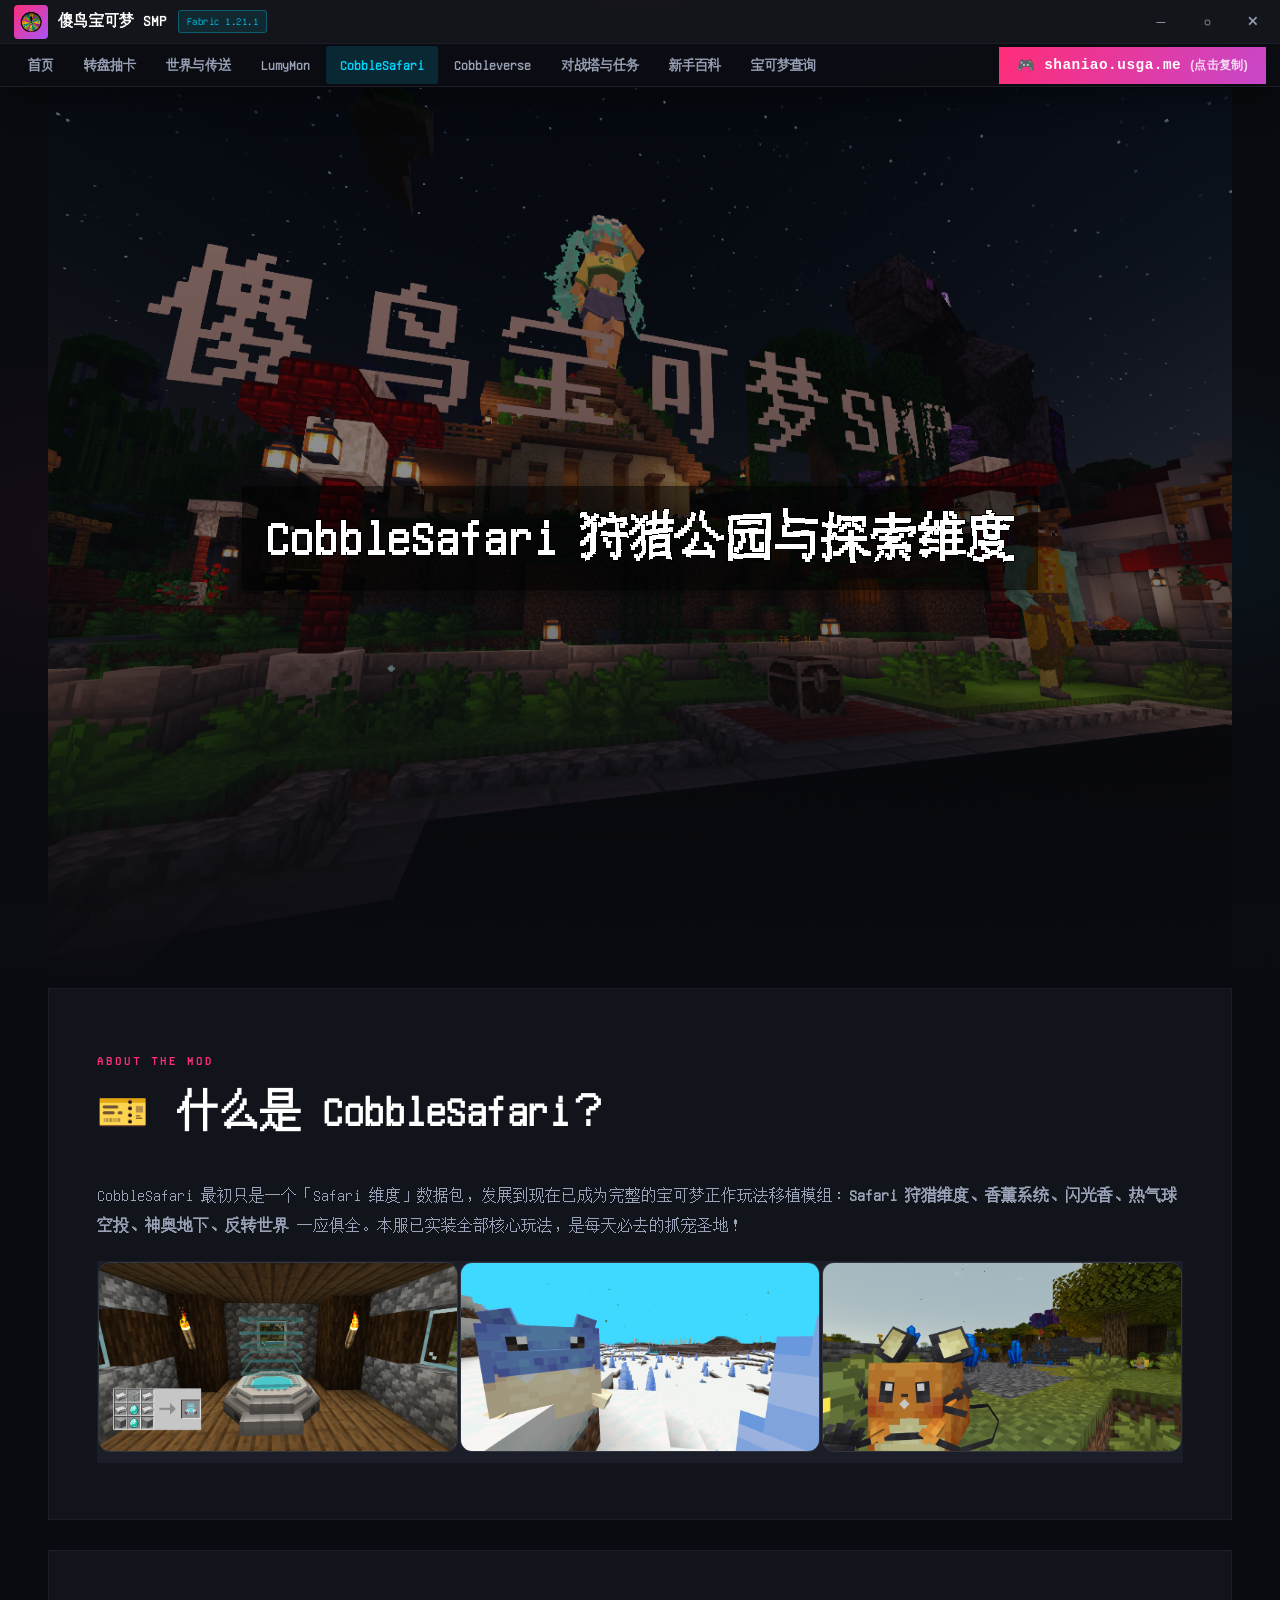
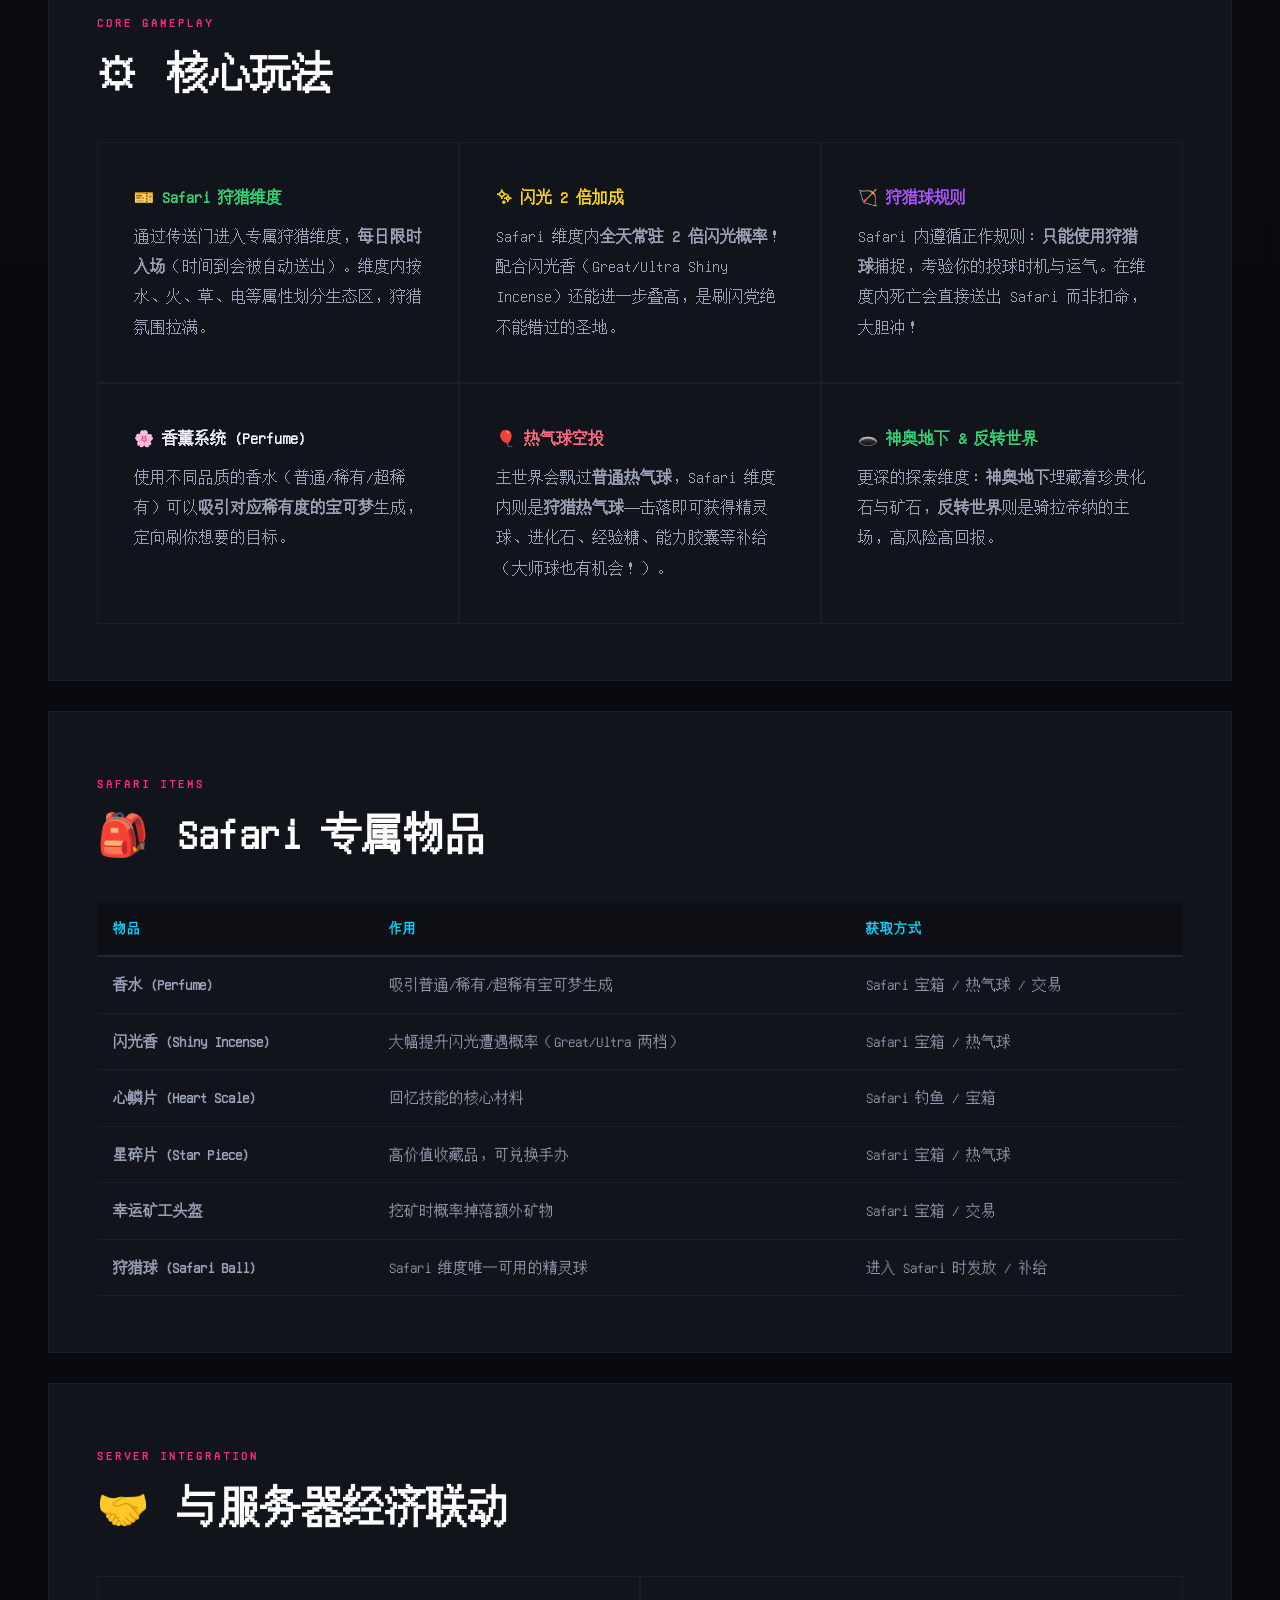
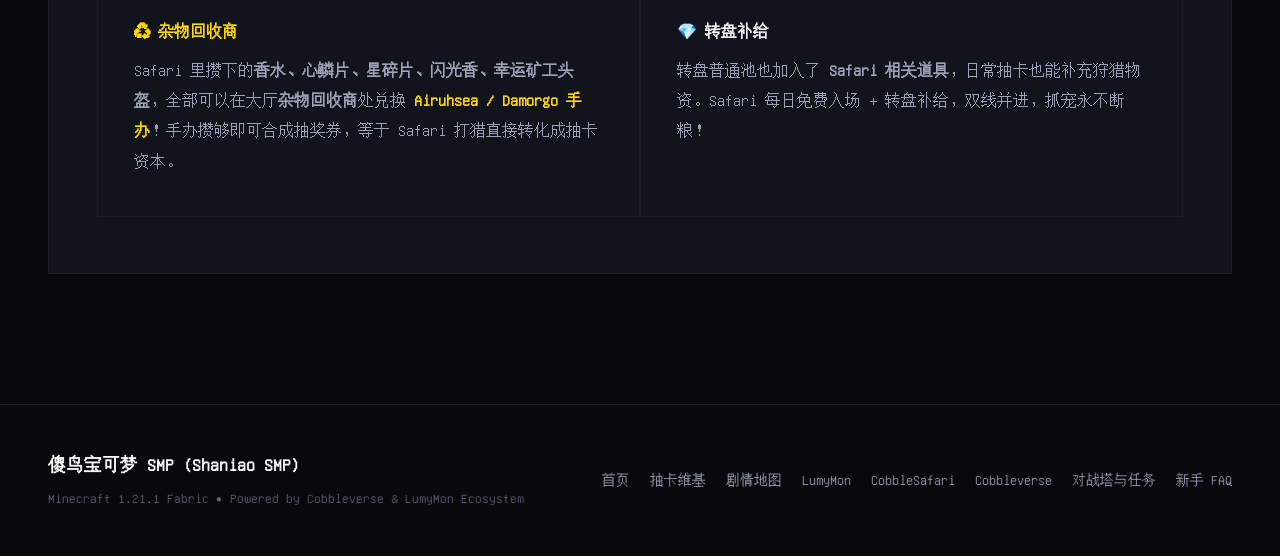
<file: cobblesafari.html>
<!DOCTYPE html>
<html lang="zh-CN">
<head>
    <meta charset="UTF-8">
    <meta name="viewport" content="width=device-width, initial-scale=1.0">
    <title>CobbleSafari 狩猎世界 | 傻鸟宝可梦 SMP Wiki</title>
    <link rel="stylesheet" href="style.css?v=6">
</head>
<body>

    <div class="fixed-bg"></div>
    <svg class="squiggly-defs" aria-hidden="true">
        <filter id="squiggly-filter" x="-15%" y="-25%" width="130%" height="150%">
            <feTurbulence id="squiggly-turb" type="fractalNoise" baseFrequency="0.015 0.015" numOctaves="3" seed="0" result="noise"/>
            <feDisplacementMap id="squiggly-disp" in="SourceGraphic" in2="noise" scale="6" xChannelSelector="R" yChannelSelector="G"/>
        </filter>
    </svg>
    <!-- Navigation Header -->
        <header class="navbar">
        <div class="titlebar">
            <a href="index.html" class="titlebar-left">
                <div class="brand-badge"><img src="Wheel_icon.png" alt="Wheel" class="brand-icon"></div>
                <span class="brand-title">傻鸟宝可梦 SMP</span>
                <span class="brand-tag">Fabric 1.21.1</span>
            </a>
            <div class="window-controls">
                <button class="win-btn" title="最小化" onclick="winFake('min')">─</button>
                <button class="win-btn" title="最大化" onclick="winFake('max')">▢</button>
                <button class="win-btn win-close" title="关闭" onclick="winFake('close')">✕</button>
            </div>
        </div>
        <div class="menubar">
            <ul class="nav-links">
                <li><a href="index.html" class="nav-link">首页</a></li><li><a href="gacha.html" class="nav-link">转盘抽卡</a></li><li><a href="world.html" class="nav-link">世界与传送</a></li><li><a href="lumymon.html" class="nav-link">LumyMon</a></li><li><a href="cobblesafari.html" class="nav-link active">CobbleSafari</a></li><li><a href="cobbleverse.html" class="nav-link">Cobbleverse</a></li><li><a href="battletower.html" class="nav-link">对战塔与任务</a></li><li><a href="guide.html" class="nav-link">新手百科</a></li><li><a href="pokemon.html" class="nav-link">宝可梦查询</a></li>
            </ul>
            <div class="nav-action">
                <button class="btn-ip-copy" onclick="copyServerIP()">
                    <span>🎮</span>
                    <span class="ip-text">shaniao.usga.me</span>
                    <span style="font-size:0.75rem; opacity:0.8;">(点击复制)</span>
                </button>
                <button class="menu-toggle" aria-label="Toggle Navigation">☰</button>
            </div>
        </div>
    </header>

    <main class="main-wrapper">
        <div class="hero-section page-hero" style="padding: 30px 0 20px;">
            <div class="hero-pill">
                <span>🎫 COBBLESAFARI HUNTING ZONE</span>
            </div>
            <h1 class="hero-title" style="font-size: clamp(2rem, 4vw, 3rem); margin-bottom: 10px;">
                CobbleSafari <span class="gradient-text squiggly-word">狩猎公园与探索维度</span>
            </h1>
            <p class="hero-subtitle" style="margin-bottom: 20px;">
                把宝可梦正作的狩猎公园、神奥地下、反转世界玩法完整搬进 Cobblemon（Modrinth 2.1M+ 下载）——每日限时 Safari 狩猎、闪光 2 倍加成、热气球空投补给。
            </p>
        </div>

        <!-- 简介 + 配图 -->
        <div class="glass-panel" style="margin-bottom: 30px;">
            <div class="section-header">
                <span class="section-tag">ABOUT THE MOD</span>
                <h2 class="section-title"><span class="icon">🎫</span> 什么是 CobbleSafari？</h2>
            </div>
            <p class="feature-desc" style="line-height:1.9; margin-bottom:20px;">
                CobbleSafari 最初只是一个「Safari 维度」数据包，发展到现在已成为完整的宝可梦正作玩法移植模组：<strong>Safari 狩猎维度、香薰系统、闪光香、热气球空投、神奥地下、反转世界</strong> 一应俱全。本服已实装全部核心玩法，是每天必去的抓宠圣地！
            </p>
            <div class="grid-3">
                <div><img src="cobblesafari_1.png" alt="CobbleSafari 截图1" style="width:100%; border-radius:12px; border:1px solid rgba(255,255,255,0.1);"></div>
                <div><img src="cobblesafari_2.png" alt="CobbleSafari 截图2" style="width:100%; border-radius:12px; border:1px solid rgba(255,255,255,0.1);"></div>
                <div><img src="cobblesafari_3.png" alt="CobbleSafari 截图3" style="width:100%; border-radius:12px; border:1px solid rgba(255,255,255,0.1);"></div>
            </div>
        </div>

        <!-- 核心玩法 -->
        <div class="glass-panel" style="margin-bottom: 30px;">
            <div class="section-header">
                <span class="section-tag">CORE GAMEPLAY</span>
                <h2 class="section-title"><span class="icon">⚙️</span> 核心玩法</h2>
            </div>
            <div class="grid-3">
                <div class="feature-card">
                    <h4 style="color:var(--green); margin-bottom:8px;">🎫 Safari 狩猎维度</h4>
                    <p class="feature-desc">通过传送门进入专属狩猎维度，<strong>每日限时入场</strong>（时间到会被自动送出）。维度内按水、火、草、电等属性划分生态区，狩猎氛围拉满。</p>
                </div>
                <div class="feature-card">
                    <h4 style="color:var(--gold); margin-bottom:8px;">✨ 闪光 2 倍加成</h4>
                    <p class="feature-desc">Safari 维度内<strong>全天常驻 2 倍闪光概率</strong>！配合闪光香（Great/Ultra Shiny Incense）还能进一步叠高，是刷闪党绝不能错过的圣地。</p>
                </div>
                <div class="feature-card">
                    <h4 style="color:var(--purple); margin-bottom:8px;">🏹 狩猎球规则</h4>
                    <p class="feature-desc">Safari 内遵循正作规则：<strong>只能使用狩猎球</strong>捕捉，考验你的投球时机与运气。在维度内死亡会直接送出 Safari 而非扣命，大胆冲！</p>
                </div>
                <div class="feature-card">
                    <h4 style="color:var(--accent-cyan); margin-bottom:8px;">🌸 香薰系统 (Perfume)</h4>
                    <p class="feature-desc">使用不同品质的香水（普通/稀有/超稀有）可以<strong>吸引对应稀有度的宝可梦</strong>生成，定向刷你想要的目标。</p>
                </div>
                <div class="feature-card">
                    <h4 style="color:#ff6b81; margin-bottom:8px;">🎈 热气球空投</h4>
                    <p class="feature-desc">主世界会飘过<strong>普通热气球</strong>，Safari 维度内则是<strong>狩猎热气球</strong>——击落即可获得精灵球、进化石、经验糖、能力胶囊等补给（大师球也有机会！）。</p>
                </div>
                <div class="feature-card">
                    <h4 style="color:#2ed573; margin-bottom:8px;">🕳️ 神奥地下 & 反转世界</h4>
                    <p class="feature-desc">更深的探索维度：<strong>神奥地下</strong>埋藏着珍贵化石与矿石，<strong>反转世界</strong>则是骑拉帝纳的主场，高风险高回报。</p>
                </div>
            </div>
        </div>

        <!-- Safari 专属物品 -->
        <div class="glass-panel" style="margin-bottom: 30px;">
            <div class="section-header">
                <span class="section-tag">SAFARI ITEMS</span>
                <h2 class="section-title"><span class="icon">🎒</span> Safari 专属物品</h2>
            </div>
            <div class="table-responsive">
                <table class="wiki-table">
                    <thead><tr><th>物品</th><th>作用</th><th>获取方式</th></tr></thead>
                    <tbody>
                        <tr><td><strong>香水 (Perfume)</strong></td><td>吸引普通/稀有/超稀有宝可梦生成</td><td>Safari 宝箱 / 热气球 / 交易</td></tr>
                        <tr><td><strong>闪光香 (Shiny Incense)</strong></td><td>大幅提升闪光遭遇概率（Great/Ultra 两档）</td><td>Safari 宝箱 / 热气球</td></tr>
                        <tr><td><strong>心鳞片 (Heart Scale)</strong></td><td>回忆技能的核心材料</td><td>Safari 钓鱼 / 宝箱</td></tr>
                        <tr><td><strong>星碎片 (Star Piece)</strong></td><td>高价值收藏品，可兑换手办</td><td>Safari 宝箱 / 热气球</td></tr>
                        <tr><td><strong>幸运矿工头盔</strong></td><td>挖矿时概率掉落额外矿物</td><td>Safari 宝箱 / 交易</td></tr>
                        <tr><td><strong>狩猎球 (Safari Ball)</strong></td><td>Safari 维度唯一可用的精灵球</td><td>进入 Safari 时发放 / 补给</td></tr>
                    </tbody>
                </table>
            </div>
        </div>

        <!-- 服务器联动 -->
        <div class="glass-panel" style="margin-bottom: 30px;">
            <div class="section-header">
                <span class="section-tag">SERVER INTEGRATION</span>
                <h2 class="section-title"><span class="icon">🤝</span> 与服务器经济联动</h2>
            </div>
            <div class="grid-2">
                <div class="feature-card">
                    <h4 style="color:var(--gold); margin-bottom:8px;">♻️ 杂物回收商</h4>
                    <p class="feature-desc">
                        Safari 里攒下的<strong>香水、心鳞片、星碎片、闪光香、幸运矿工头盔</strong>，全部可以在大厅<strong>杂物回收商</strong>处兑换 <strong style="color:var(--gold);">Airuhsea / Damorgo 手办</strong>！手办攒够即可合成抽奖券，等于 Safari 打猎直接转化成抽卡资本。
                    </p>
                </div>
                <div class="feature-card">
                    <h4 style="color:var(--accent-cyan); margin-bottom:8px;">💎 转盘补给</h4>
                    <p class="feature-desc">
                        转盘普通池也加入了 <strong>Safari 相关道具</strong>，日常抽卡也能补充狩猎物资。Safari 每日免费入场 + 转盘补给，双线并进，抓宠永不断粮！
                    </p>
                </div>
            </div>
        </div>
    </main>

    <!-- Footer -->
    <footer class="footer">
        <div class="footer-inner">
            <div>
                <div style="font-weight: 800; font-size: 1.1rem; color: #fff; margin-bottom: 6px;">傻鸟宝可梦 SMP (Shaniao SMP)</div>
                <div class="footer-meta">Minecraft 1.21.1 Fabric • Powered by Cobbleverse & LumyMon Ecosystem</div>
            </div>
            <div class="footer-links">
                <a href="index.html" class="footer-link">首页</a>
                <a href="gacha.html" class="footer-link">抽卡维基</a>
                <a href="world.html" class="footer-link">剧情地图</a>
                <a href="lumymon.html" class="footer-link">LumyMon</a>
                <a href="cobblesafari.html" class="footer-link">CobbleSafari</a>
                <a href="cobbleverse.html" class="footer-link">Cobbleverse</a>
                <a href="battletower.html" class="footer-link">对战塔与任务</a>
                <a href="guide.html" class="footer-link">新手 FAQ</a>
            </div>
        </div>
    </footer>
    <script src="script.js?v=6"></script>
</body>
</html>
</file>
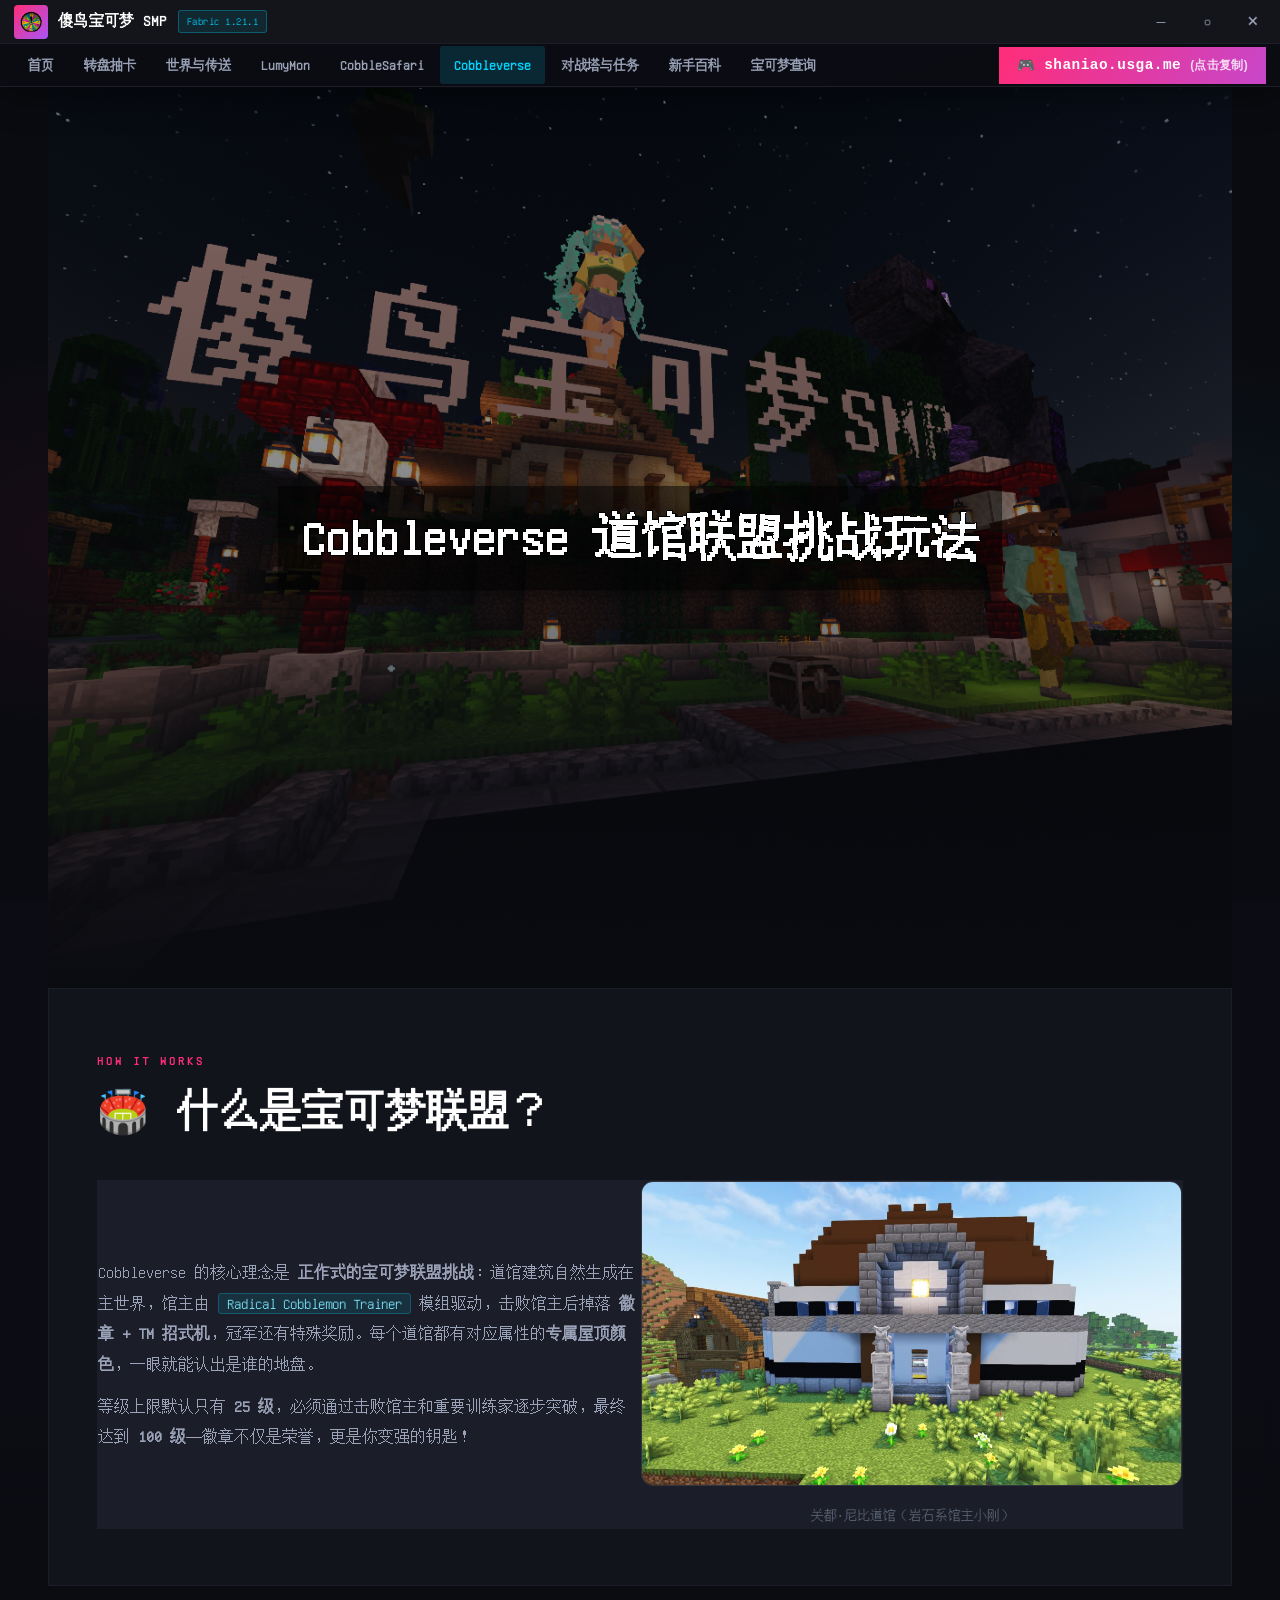
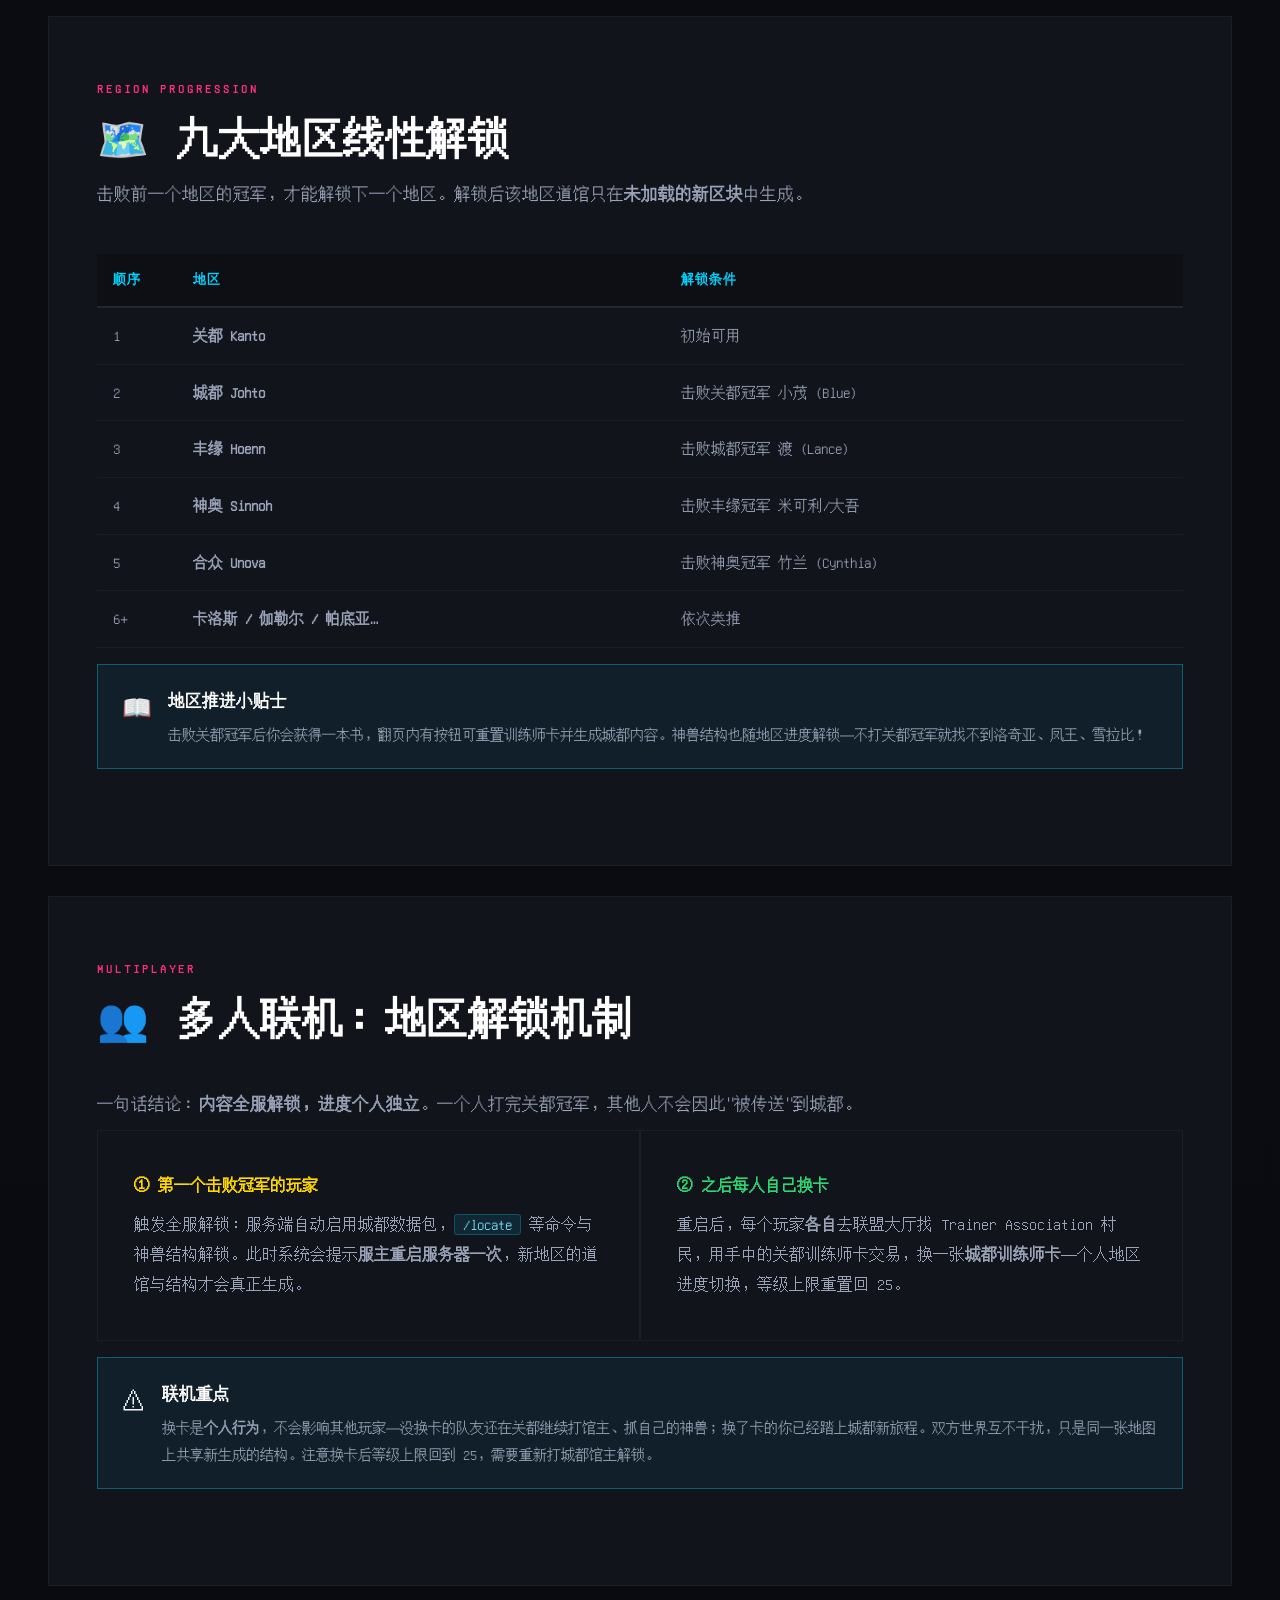
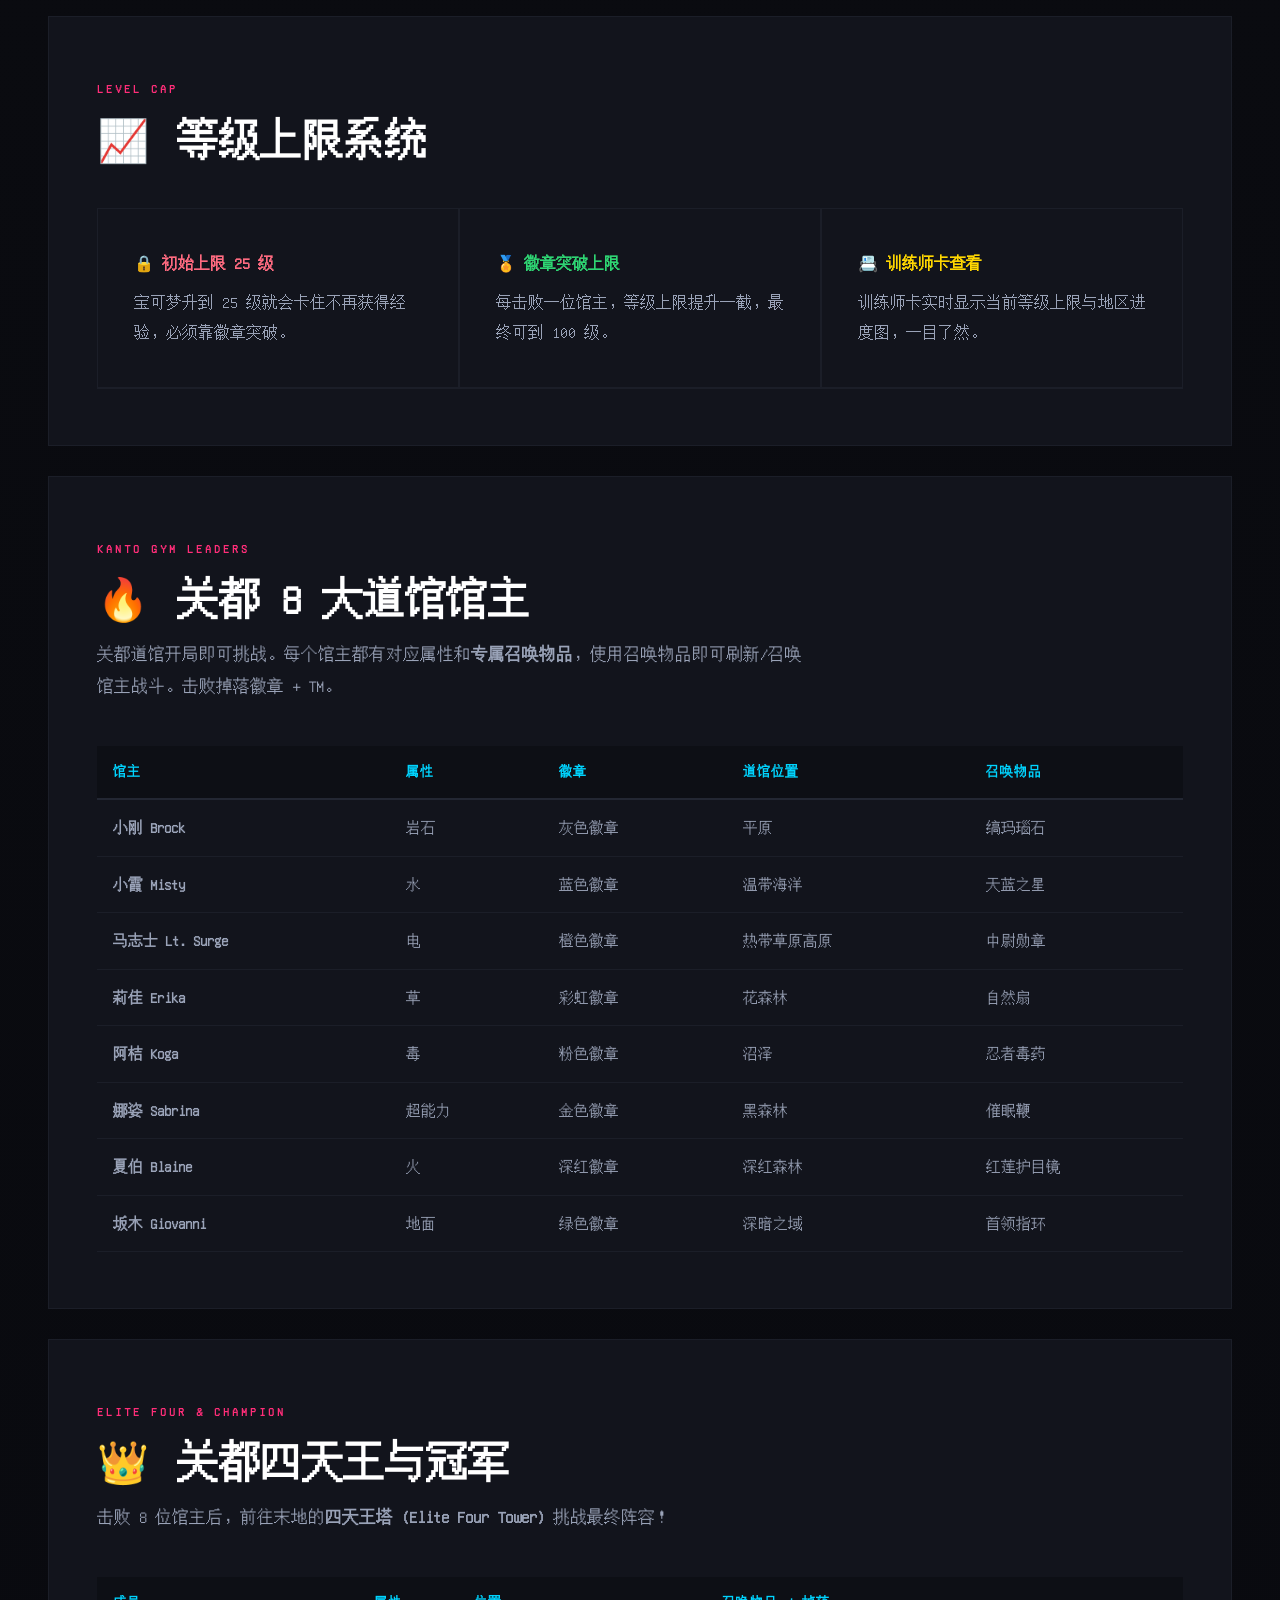
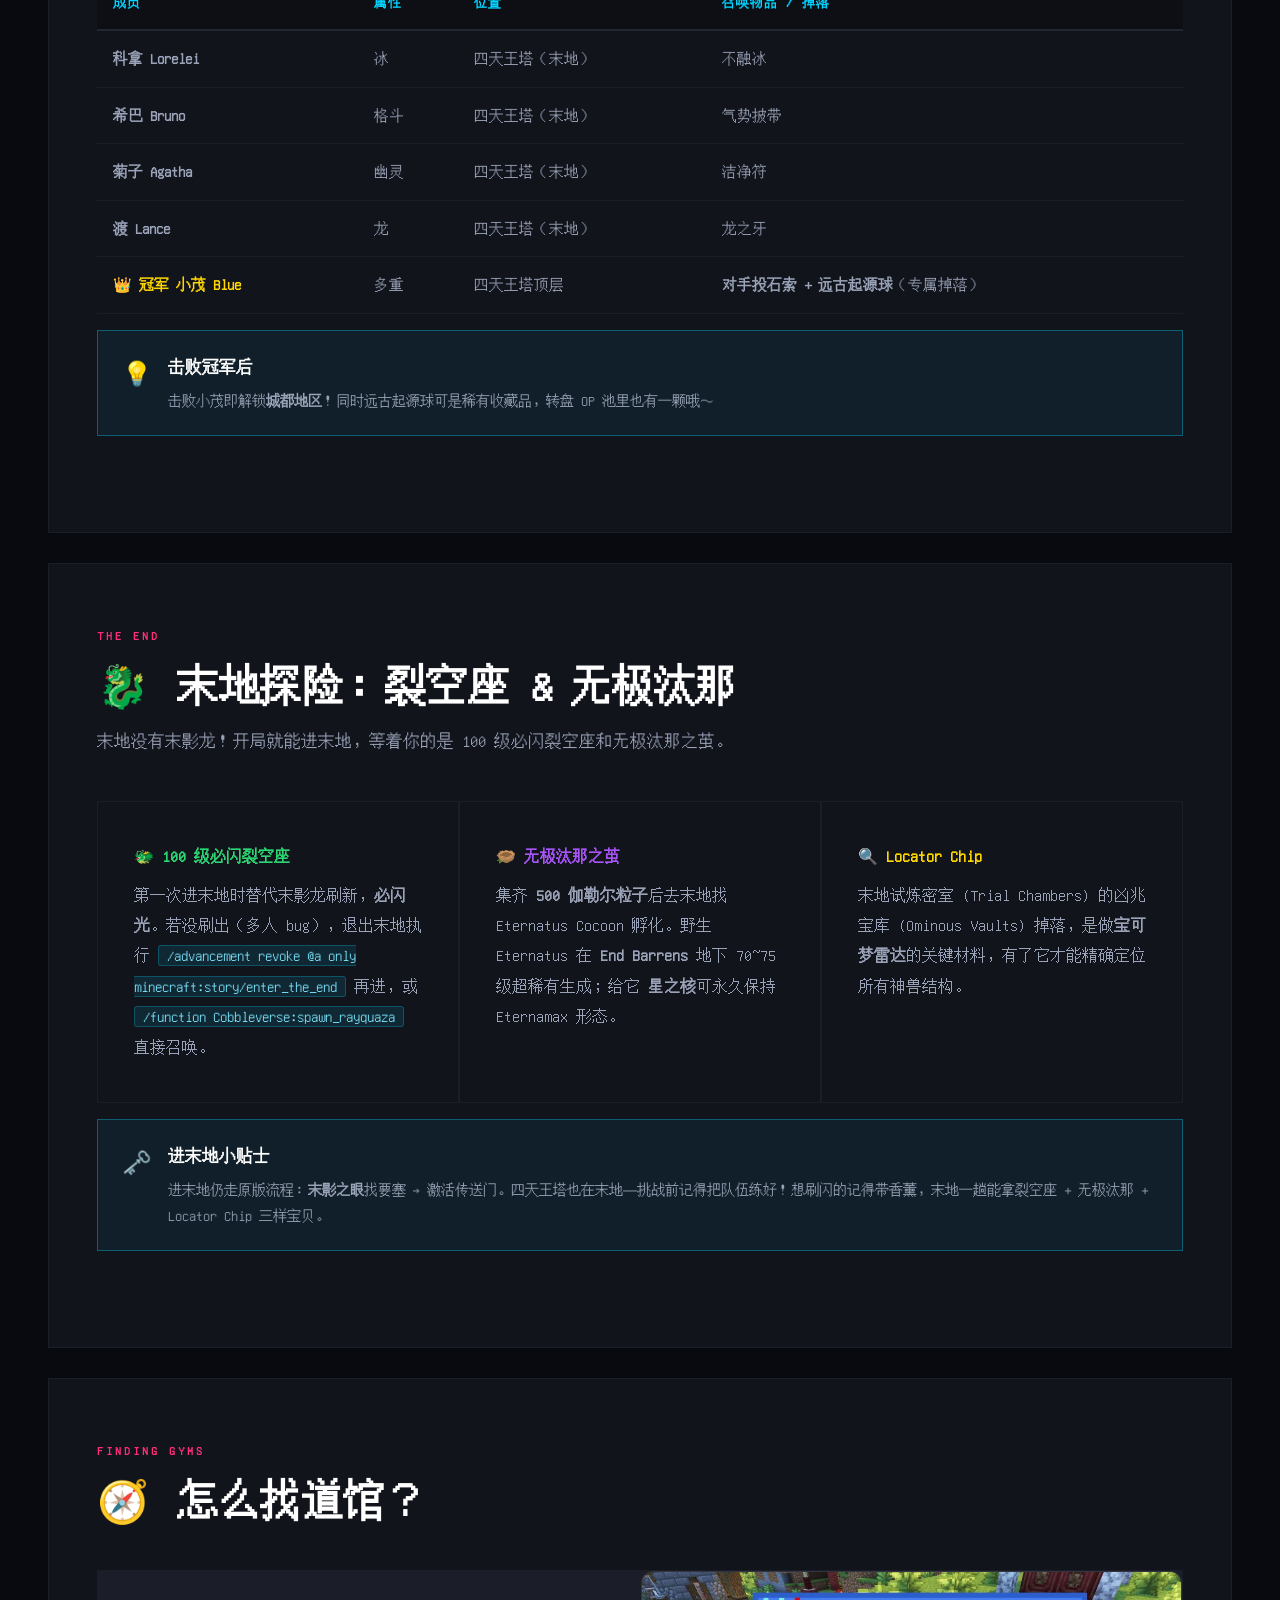
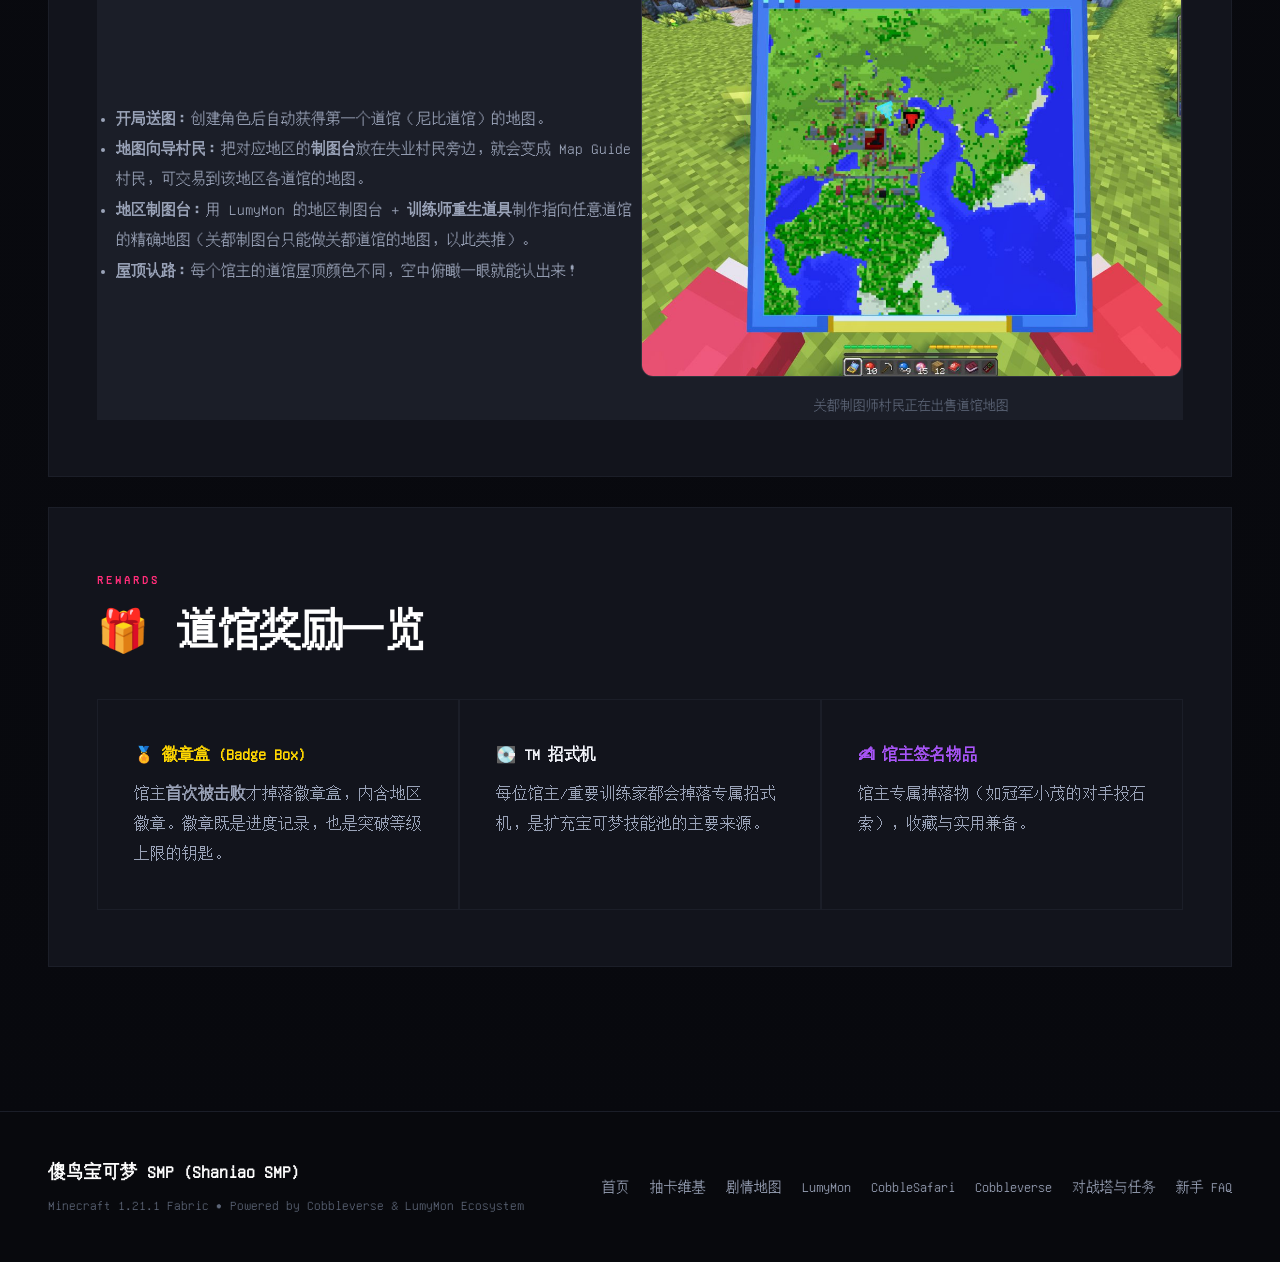
<file: cobbleverse.html>
<!DOCTYPE html>
<html lang="zh-CN">
<head>
    <meta charset="UTF-8">
    <meta name="viewport" content="width=device-width, initial-scale=1.0">
    <title>Cobbleverse 道馆联盟玩法 | 傻鸟宝可梦 SMP Wiki</title>
    <link rel="stylesheet" href="style.css?v=7">
</head>
<body>

    <div class="fixed-bg"></div>
    <svg class="squiggly-defs" aria-hidden="true">
        <filter id="squiggly-filter" x="-15%" y="-25%" width="130%" height="150%">
            <feTurbulence id="squiggly-turb" type="fractalNoise" baseFrequency="0.015 0.015" numOctaves="3" seed="0" result="noise"/>
            <feDisplacementMap id="squiggly-disp" in="SourceGraphic" in2="noise" scale="6" xChannelSelector="R" yChannelSelector="G"/>
        </filter>
    </svg>
    <!-- Navigation Header -->
        <header class="navbar">
        <div class="titlebar">
            <a href="index.html" class="titlebar-left">
                <div class="brand-badge"><img src="Wheel_icon.png" alt="Wheel" class="brand-icon"></div>
                <span class="brand-title">傻鸟宝可梦 SMP</span>
                <span class="brand-tag">Fabric 1.21.1</span>
            </a>
            <div class="window-controls">
                <button class="win-btn" title="最小化" onclick="winFake('min')">─</button>
                <button class="win-btn" title="最大化" onclick="winFake('max')">▢</button>
                <button class="win-btn win-close" title="关闭" onclick="winFake('close')">✕</button>
            </div>
        </div>
        <div class="menubar">
            <ul class="nav-links">
                <li><a href="index.html" class="nav-link">首页</a></li><li><a href="gacha.html" class="nav-link">转盘抽卡</a></li><li><a href="world.html" class="nav-link">世界与传送</a></li><li><a href="lumymon.html" class="nav-link">LumyMon</a></li><li><a href="cobblesafari.html" class="nav-link">CobbleSafari</a></li><li><a href="cobbleverse.html" class="nav-link active">Cobbleverse</a></li><li><a href="battletower.html" class="nav-link">对战塔与任务</a></li><li><a href="guide.html" class="nav-link">新手百科</a></li><li><a href="pokemon.html" class="nav-link">宝可梦查询</a></li>
            </ul>
            <div class="nav-action">
                <button class="btn-ip-copy" onclick="copyServerIP()">
                    <span>🎮</span>
                    <span class="ip-text">shaniao.usga.me</span>
                    <span style="font-size:0.75rem; opacity:0.8;">(点击复制)</span>
                </button>
                <button class="menu-toggle" aria-label="Toggle Navigation">☰</button>
            </div>
        </div>
    </header>

    <main class="main-wrapper">
        <div class="hero-section page-hero" style="padding: 30px 0 20px;">
            <div class="hero-pill">
                <span>🏟️ COBBLEVERSE GYM LEAGUE</span>
            </div>
            <h1 class="hero-title" style="font-size: clamp(2rem, 4vw, 3rem); margin-bottom: 10px;">
                Cobbleverse <span class="gradient-text squiggly-word">道馆联盟挑战玩法</span>
            </h1>
            <p class="hero-subtitle" style="margin-bottom: 20px;">
                全服共 <strong>48 座道馆</strong>，横跨关都到帕底亚九大地区。挑战馆主拿徽章、突破等级上限、击败冠军解锁新地区——这就是 Cobbleverse 的终极目标：成为宝可梦联盟冠军！
            </p>
        </div>

        <!-- 玩法简介 + 配图 -->
        <div class="glass-panel" style="margin-bottom: 30px;">
            <div class="section-header">
                <span class="section-tag">HOW IT WORKS</span>
                <h2 class="section-title"><span class="icon">🏟️</span> 什么是宝可梦联盟？</h2>
            </div>
            <div class="grid-2" style="align-items:center;">
                <div>
                    <p class="feature-desc" style="line-height:1.9;">
                        Cobbleverse 的核心理念是 <strong>正作式的宝可梦联盟挑战</strong>：道馆建筑自然生成在主世界，馆主由 <code>Radical Cobblemon Trainer</code> 模组驱动，击败馆主后掉落 <strong>徽章 + TM 招式机</strong>，冠军还有特殊奖励。每个道馆都有对应属性的<strong>专属屋顶颜色</strong>，一眼就能认出是谁的地盘。
                    </p>
                    <p class="feature-desc" style="line-height:1.9; margin-top:12px;">
                        等级上限默认只有 <strong>25 级</strong>，必须通过击败馆主和重要训练家逐步突破，最终达到 <strong>100 级</strong>——徽章不仅是荣誉，更是你变强的钥匙！
                    </p>
                </div>
                <div>
                    <img src="cv_gym_brock.jpg" alt="小刚道馆" style="width:100%; border-radius:12px; border:1px solid rgba(255,255,255,0.1);">
                    <p style="color:var(--text-dim); font-size:0.82rem; text-align:center; margin-top:8px;">关都·尼比道馆（岩石系馆主小刚）</p>
                </div>
            </div>
        </div>

        <!-- 地区解锁 -->
        <div class="glass-panel" style="margin-bottom: 30px;">
            <div class="section-header">
                <span class="section-tag">REGION PROGRESSION</span>
                <h2 class="section-title"><span class="icon">🗺️</span> 九大地区线性解锁</h2>
                <p class="section-desc">击败前一个地区的冠军，才能解锁下一个地区。解锁后该地区道馆只在<strong>未加载的新区块</strong>中生成。</p>
            </div>
            <div class="table-responsive">
                <table class="wiki-table">
                    <thead><tr><th style="width:80px;">顺序</th><th>地区</th><th>解锁条件</th></tr></thead>
                    <tbody>
                        <tr><td>1</td><td><strong>关都 Kanto</strong></td><td>初始可用</td></tr>
                        <tr><td>2</td><td><strong>城都 Johto</strong></td><td>击败关都冠军 小茂 (Blue)</td></tr>
                        <tr><td>3</td><td><strong>丰缘 Hoenn</strong></td><td>击败城都冠军 渡 (Lance)</td></tr>
                        <tr><td>4</td><td><strong>神奥 Sinnoh</strong></td><td>击败丰缘冠军 米可利/大吾</td></tr>
                        <tr><td>5</td><td><strong>合众 Unova</strong></td><td>击败神奥冠军 竹兰 (Cynthia)</td></tr>
                        <tr><td>6+</td><td><strong>卡洛斯 / 伽勒尔 / 帕底亚…</strong></td><td>依次类推</td></tr>
                    </tbody>
                </table>
            </div>
            <div class="callout callout-info" style="margin-top:16px;">
                <div class="callout-icon">📖</div>
                <div class="callout-content">
                    <div class="callout-title">地区推进小贴士</div>
                    <p style="font-size:0.9rem; margin-top:4px;">
                        击败关都冠军后你会获得一本书，翻页内有按钮可重置训练师卡并生成城都内容。神兽结构也随地区进度解锁——不打关都冠军就找不到洛奇亚、凤王、雪拉比！
                    </p>
                </div>
            </div>
        </div>

        <!-- 多人联机地区解锁机制 -->
        <div class="glass-panel" style="margin-bottom: 30px;">
            <div class="section-header">
                <span class="section-tag">MULTIPLAYER</span>
                <h2 class="section-title"><span class="icon">👥</span> 多人联机：地区解锁机制</h2>
            </div>
            <p class="section-desc">一句话结论：<strong>内容全服解锁，进度个人独立</strong>。一个人打完关都冠军，其他人不会因此"被传送"到城都。</p>
            <div class="grid-2" style="margin-top:10px;">
                <div class="feature-card">
                    <h4 style="color:var(--gold); margin-bottom:8px;">① 第一个击败冠军的玩家</h4>
                    <p class="feature-desc">触发全服解锁：服务端自动启用城都数据包，<code>/locate</code> 等命令与神兽结构解锁。此时系统会提示<strong>服主重启服务器一次</strong>，新地区的道馆与结构才会真正生成。</p>
                </div>
                <div class="feature-card">
                    <h4 style="color:var(--green); margin-bottom:8px;">② 之后每人自己换卡</h4>
                    <p class="feature-desc">重启后，每个玩家<strong>各自</strong>去联盟大厅找 Trainer Association 村民，用手中的关都训练师卡交易，换一张<strong>城都训练师卡</strong>——个人地区进度切换，等级上限重置回 25。</p>
                </div>
            </div>
            <div class="callout callout-info" style="margin-top:16px;">
                <div class="callout-icon">⚠️</div>
                <div class="callout-content">
                    <div class="callout-title">联机重点</div>
                    <p style="font-size:0.9rem; margin-top:4px;">
                        换卡是<strong>个人行为</strong>，不会影响其他玩家——没换卡的队友还在关都继续打馆主、抓自己的神兽；换了卡的你已经踏上城都新旅程。双方世界互不干扰，只是同一张地图上共享新生成的结构。注意换卡后等级上限回到 25，需要重新打城都馆主解锁。
                    </p>
                </div>
            </div>
        </div>

        <!-- 等级上限 -->
        <div class="glass-panel" style="margin-bottom: 30px;">
            <div class="section-header">
                <span class="section-tag">LEVEL CAP</span>
                <h2 class="section-title"><span class="icon">📈</span> 等级上限系统</h2>
            </div>
            <div class="grid-3">
                <div class="feature-card">
                    <h4 style="color:#ff6b81; margin-bottom:8px;">🔒 初始上限 25 级</h4>
                    <p class="feature-desc">宝可梦升到 25 级就会卡住不再获得经验，必须靠徽章突破。</p>
                </div>
                <div class="feature-card">
                    <h4 style="color:var(--green); margin-bottom:8px;">🏅 徽章突破上限</h4>
                    <p class="feature-desc">每击败一位馆主，等级上限提升一截，最终可到 100 级。</p>
                </div>
                <div class="feature-card">
                    <h4 style="color:var(--gold); margin-bottom:8px;">📇 训练师卡查看</h4>
                    <p class="feature-desc">训练师卡实时显示当前等级上限与地区进度图，一目了然。</p>
                </div>
            </div>
        </div>

        <!-- 关都馆主表 -->
        <div class="glass-panel" style="margin-bottom: 30px;">
            <div class="section-header">
                <span class="section-tag">KANTO GYM LEADERS</span>
                <h2 class="section-title"><span class="icon">🔥</span> 关都 8 大道馆馆主</h2>
                <p class="section-desc">关都道馆开局即可挑战。每个馆主都有对应属性和<strong>专属召唤物品</strong>，使用召唤物品即可刷新/召唤馆主战斗。击败掉落徽章 + TM。</p>
            </div>
            <div class="table-responsive">
                <table class="wiki-table">
                    <thead><tr><th>馆主</th><th>属性</th><th>徽章</th><th>道馆位置</th><th>召唤物品</th></tr></thead>
                    <tbody>
                        <tr><td><strong>小刚 Brock</strong></td><td>岩石</td><td>灰色徽章</td><td>平原</td><td>缟玛瑙石</td></tr>
                        <tr><td><strong>小霞 Misty</strong></td><td>水</td><td>蓝色徽章</td><td>温带海洋</td><td>天蓝之星</td></tr>
                        <tr><td><strong>马志士 Lt. Surge</strong></td><td>电</td><td>橙色徽章</td><td>热带草原高原</td><td>中尉勋章</td></tr>
                        <tr><td><strong>莉佳 Erika</strong></td><td>草</td><td>彩虹徽章</td><td>花森林</td><td>自然扇</td></tr>
                        <tr><td><strong>阿桔 Koga</strong></td><td>毒</td><td>粉色徽章</td><td>沼泽</td><td>忍者毒药</td></tr>
                        <tr><td><strong>娜姿 Sabrina</strong></td><td>超能力</td><td>金色徽章</td><td>黑森林</td><td>催眠鞭</td></tr>
                        <tr><td><strong>夏伯 Blaine</strong></td><td>火</td><td>深红徽章</td><td>深红森林</td><td>红莲护目镜</td></tr>
                        <tr><td><strong>坂木 Giovanni</strong></td><td>地面</td><td>绿色徽章</td><td>深暗之域</td><td>首领指环</td></tr>
                    </tbody>
                </table>
            </div>
        </div>

        <!-- 四天王与冠军 -->
        <div class="glass-panel" style="margin-bottom: 30px;">
            <div class="section-header">
                <span class="section-tag">ELITE FOUR & CHAMPION</span>
                <h2 class="section-title"><span class="icon">👑</span> 关都四天王与冠军</h2>
                <p class="section-desc">击败 8 位馆主后，前往末地的<strong>四天王塔 (Elite Four Tower)</strong> 挑战最终阵容！</p>
            </div>
            <div class="table-responsive">
                <table class="wiki-table">
                    <thead><tr><th>成员</th><th>属性</th><th>位置</th><th>召唤物品 / 掉落</th></tr></thead>
                    <tbody>
                        <tr><td><strong>科拿 Lorelei</strong></td><td>冰</td><td>四天王塔（末地）</td><td>不融冰</td></tr>
                        <tr><td><strong>希巴 Bruno</strong></td><td>格斗</td><td>四天王塔（末地）</td><td>气势披带</td></tr>
                        <tr><td><strong>菊子 Agatha</strong></td><td>幽灵</td><td>四天王塔（末地）</td><td>洁净符</td></tr>
                        <tr><td><strong>渡 Lance</strong></td><td>龙</td><td>四天王塔（末地）</td><td>龙之牙</td></tr>
                        <tr><td style="color:var(--gold); font-weight:700;">👑 冠军 小茂 Blue</td><td>多重</td><td>四天王塔顶层</td><td><strong>对手投石索 + 远古起源球</strong>（专属掉落）</td></tr>
                    </tbody>
                </table>
            </div>
            <div class="callout callout-info" style="margin-top:16px;">
                <div class="callout-icon">💡</div>
                <div class="callout-content">
                    <div class="callout-title">击败冠军后</div>
                    <p style="font-size:0.9rem; margin-top:4px;">
                        击败小茂即解锁<strong>城都地区</strong>！同时远古起源球可是稀有收藏品，转盘 OP 池里也有一颗哦～
                    </p>
                </div>
            </div>
        </div>

        <!-- 末地探险 -->
        <div class="glass-panel" style="margin-bottom: 30px;">
            <div class="section-header">
                <span class="section-tag">THE END</span>
                <h2 class="section-title"><span class="icon">🐉</span> 末地探险：裂空座 & 无极汰那</h2>
                <p class="section-desc">末地没有末影龙！开局就能进末地，等着你的是 100 级必闪裂空座和无极汰那之茧。</p>
            </div>
            <div class="grid-3">
                <div class="feature-card">
                    <h4 style="color:var(--green); margin-bottom:8px;">🐲 100 级必闪裂空座</h4>
                    <p class="feature-desc">第一次进末地时替代末影龙刷新，<strong>必闪光</strong>。若没刷出（多人 bug），退出末地执行 <code>/advancement revoke @a only minecraft:story/enter_the_end</code> 再进，或 <code>/function Cobbleverse:spawn_rayquaza</code> 直接召唤。</p>
                </div>
                <div class="feature-card">
                    <h4 style="color:var(--purple); margin-bottom:8px;">🪹 无极汰那之茧</h4>
                    <p class="feature-desc">集齐 <strong>500 伽勒尔粒子</strong>后去末地找 Eternatus Cocoon 孵化。野生 Eternatus 在 <strong>End Barrens</strong> 地下 70~75 级超稀有生成；给它 <strong>星之核</strong>可永久保持 Eternamax 形态。</p>
                </div>
                <div class="feature-card">
                    <h4 style="color:var(--gold); margin-bottom:8px;">🔍 Locator Chip</h4>
                    <p class="feature-desc">末地试炼密室 (Trial Chambers) 的凶兆宝库 (Ominous Vaults) 掉落，是做<strong>宝可梦雷达</strong>的关键材料，有了它才能精确定位所有神兽结构。</p>
                </div>
            </div>
            <div class="callout callout-info" style="margin-top:16px;">
                <div class="callout-icon">🗝️</div>
                <div class="callout-content">
                    <div class="callout-title">进末地小贴士</div>
                    <p style="font-size:0.9rem; margin-top:4px;">
                        进末地仍走原版流程：<strong>末影之眼</strong>找要塞 → 激活传送门。四天王塔也在末地——挑战前记得把队伍练好！想刷闪的记得带香薰，末地一趟能拿裂空座 + 无极汰那 + Locator Chip 三样宝贝。
                    </p>
                </div>
            </div>
        </div>

        <!-- 如何找道馆 -->
        <div class="glass-panel" style="margin-bottom: 30px;">
            <div class="section-header">
                <span class="section-tag">FINDING GYMS</span>
                <h2 class="section-title"><span class="icon">🧭</span> 怎么找道馆？</h2>
            </div>
            <div class="grid-2" style="align-items:center;">
                <div>
                    <ul style="color:var(--text-muted); font-size:0.95rem; line-height:2; padding-left:18px;">
                        <li><strong>开局送图：</strong>创建角色后自动获得第一个道馆（尼比道馆）的地图。</li>
                        <li><strong>地图向导村民：</strong>把对应地区的<strong>制图台</strong>放在失业村民旁边，就会变成 Map Guide 村民，可交易到该地区各道馆的地图。</li>
                        <li><strong>地区制图台：</strong>用 LumyMon 的地区制图台 + <strong>训练师重生道具</strong>制作指向任意道馆的精确地图（关都制图台只能做关都道馆的地图，以此类推）。</li>
                        <li><strong>屋顶认路：</strong>每个馆主的道馆屋顶颜色不同，空中俯瞰一眼就能认出来！</li>
                    </ul>
                </div>
                <div>
                    <img src="cv_cartographer.jpg" alt="制图师村民交易地图" style="width:100%; border-radius:12px; border:1px solid rgba(255,255,255,0.1);">
                    <p style="color:var(--text-dim); font-size:0.82rem; text-align:center; margin-top:8px;">关都制图师村民正在出售道馆地图</p>
                </div>
            </div>
        </div>

        <!-- 奖励体系 -->
        <div class="glass-panel">
            <div class="section-header">
                <span class="section-tag">REWARDS</span>
                <h2 class="section-title"><span class="icon">🎁</span> 道馆奖励一览</h2>
            </div>
            <div class="grid-3">
                <div class="feature-card">
                    <h4 style="color:var(--gold); margin-bottom:8px;">🏅 徽章盒 (Badge Box)</h4>
                    <p class="feature-desc">馆主<strong>首次被击败</strong>才掉落徽章盒，内含地区徽章。徽章既是进度记录，也是突破等级上限的钥匙。</p>
                </div>
                <div class="feature-card">
                    <h4 style="color:var(--accent-cyan); margin-bottom:8px;">💽 TM 招式机</h4>
                    <p class="feature-desc">每位馆主/重要训练家都会掉落专属招式机，是扩充宝可梦技能池的主要来源。</p>
                </div>
                <div class="feature-card">
                    <h4 style="color:var(--purple); margin-bottom:8px;">✍️ 馆主签名物品</h4>
                    <p class="feature-desc">馆主专属掉落物（如冠军小茂的对手投石索），收藏与实用兼备。</p>
                </div>
            </div>
        </div>
    </main>

    <!-- Footer -->
    <footer class="footer">
        <div class="footer-inner">
            <div>
                <div style="font-weight: 800; font-size: 1.1rem; color: #fff; margin-bottom: 6px;">傻鸟宝可梦 SMP (Shaniao SMP)</div>
                <div class="footer-meta">Minecraft 1.21.1 Fabric • Powered by Cobbleverse & LumyMon Ecosystem</div>
            </div>
            <div class="footer-links">
                <a href="index.html" class="footer-link">首页</a>
                <a href="gacha.html" class="footer-link">抽卡维基</a>
                <a href="world.html" class="footer-link">剧情地图</a>
                <a href="lumymon.html" class="footer-link">LumyMon</a>
                <a href="cobblesafari.html" class="footer-link">CobbleSafari</a>
                <a href="cobbleverse.html" class="footer-link">Cobbleverse</a>
                <a href="battletower.html" class="footer-link">对战塔与任务</a>
                <a href="guide.html" class="footer-link">新手 FAQ</a>
            </div>
        </div>
    </footer>
    <script src="script.js?v=7"></script>
</body>
</html>
</file>
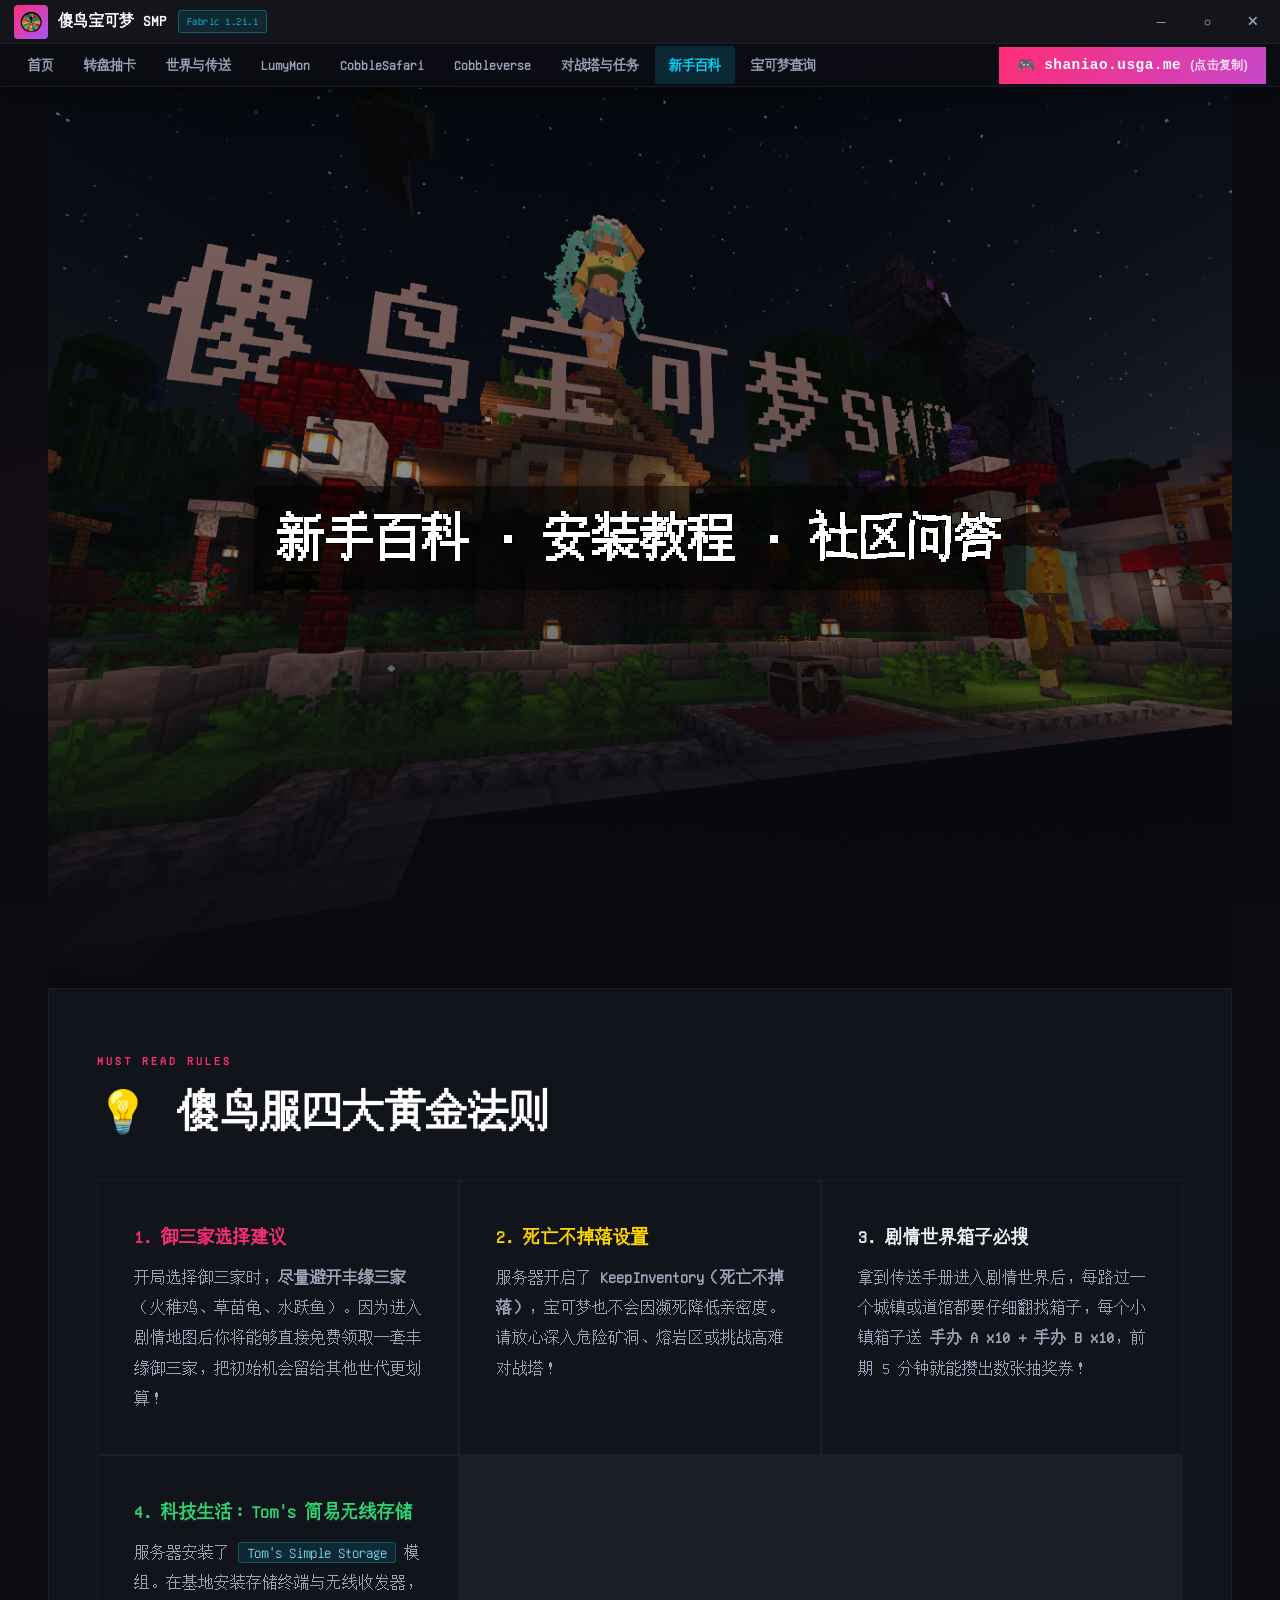
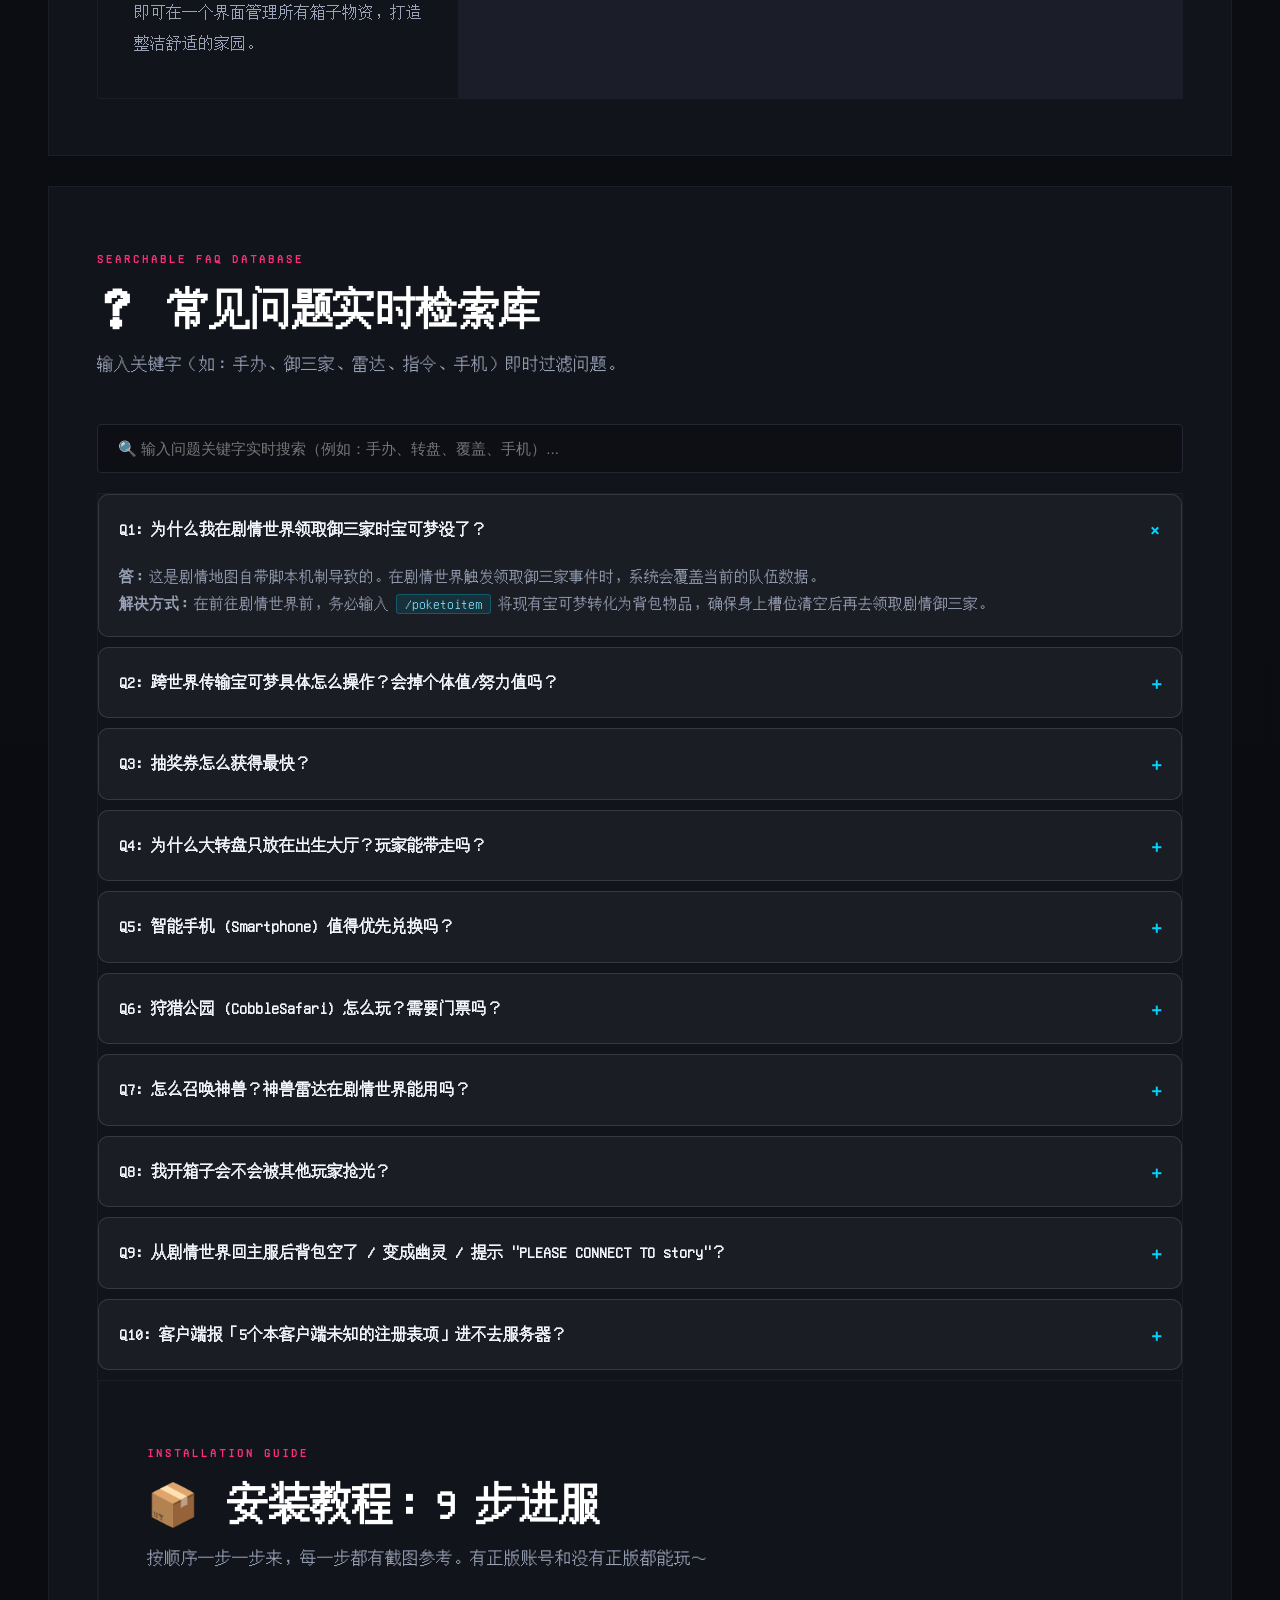
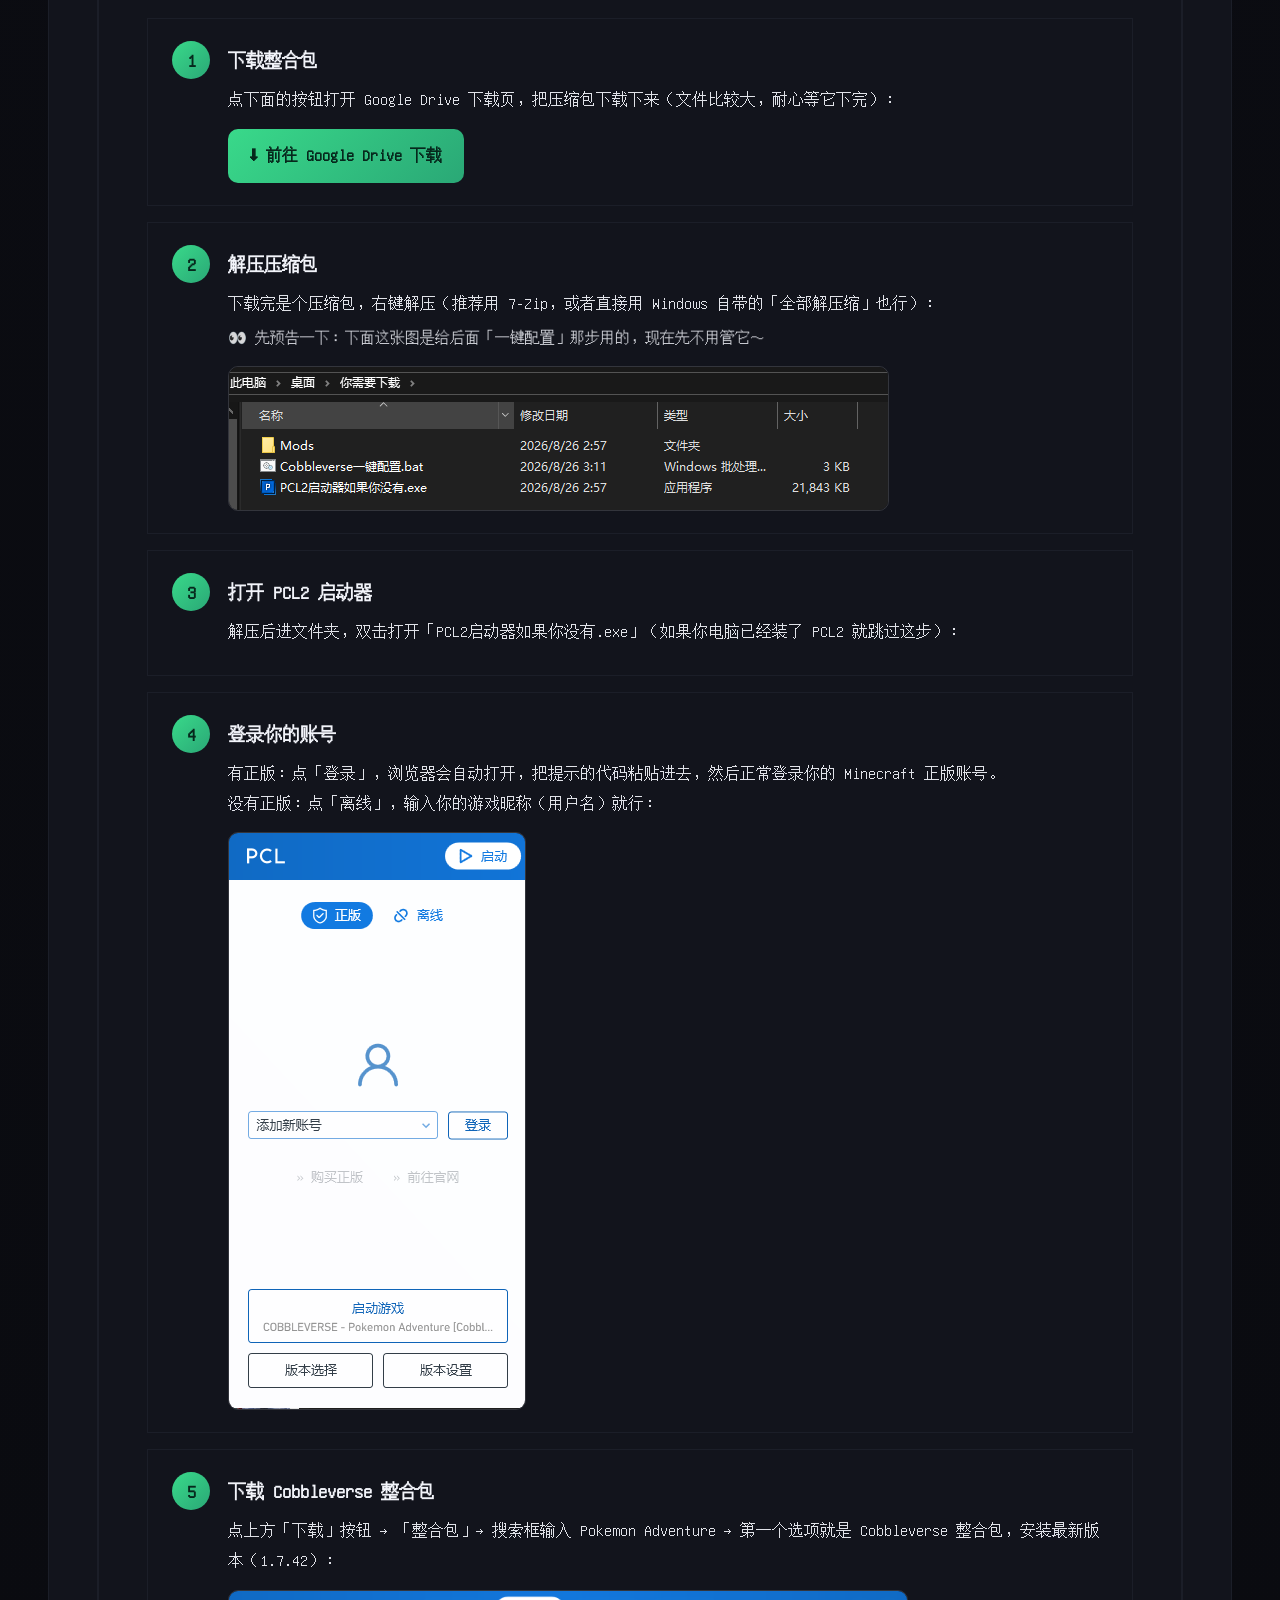
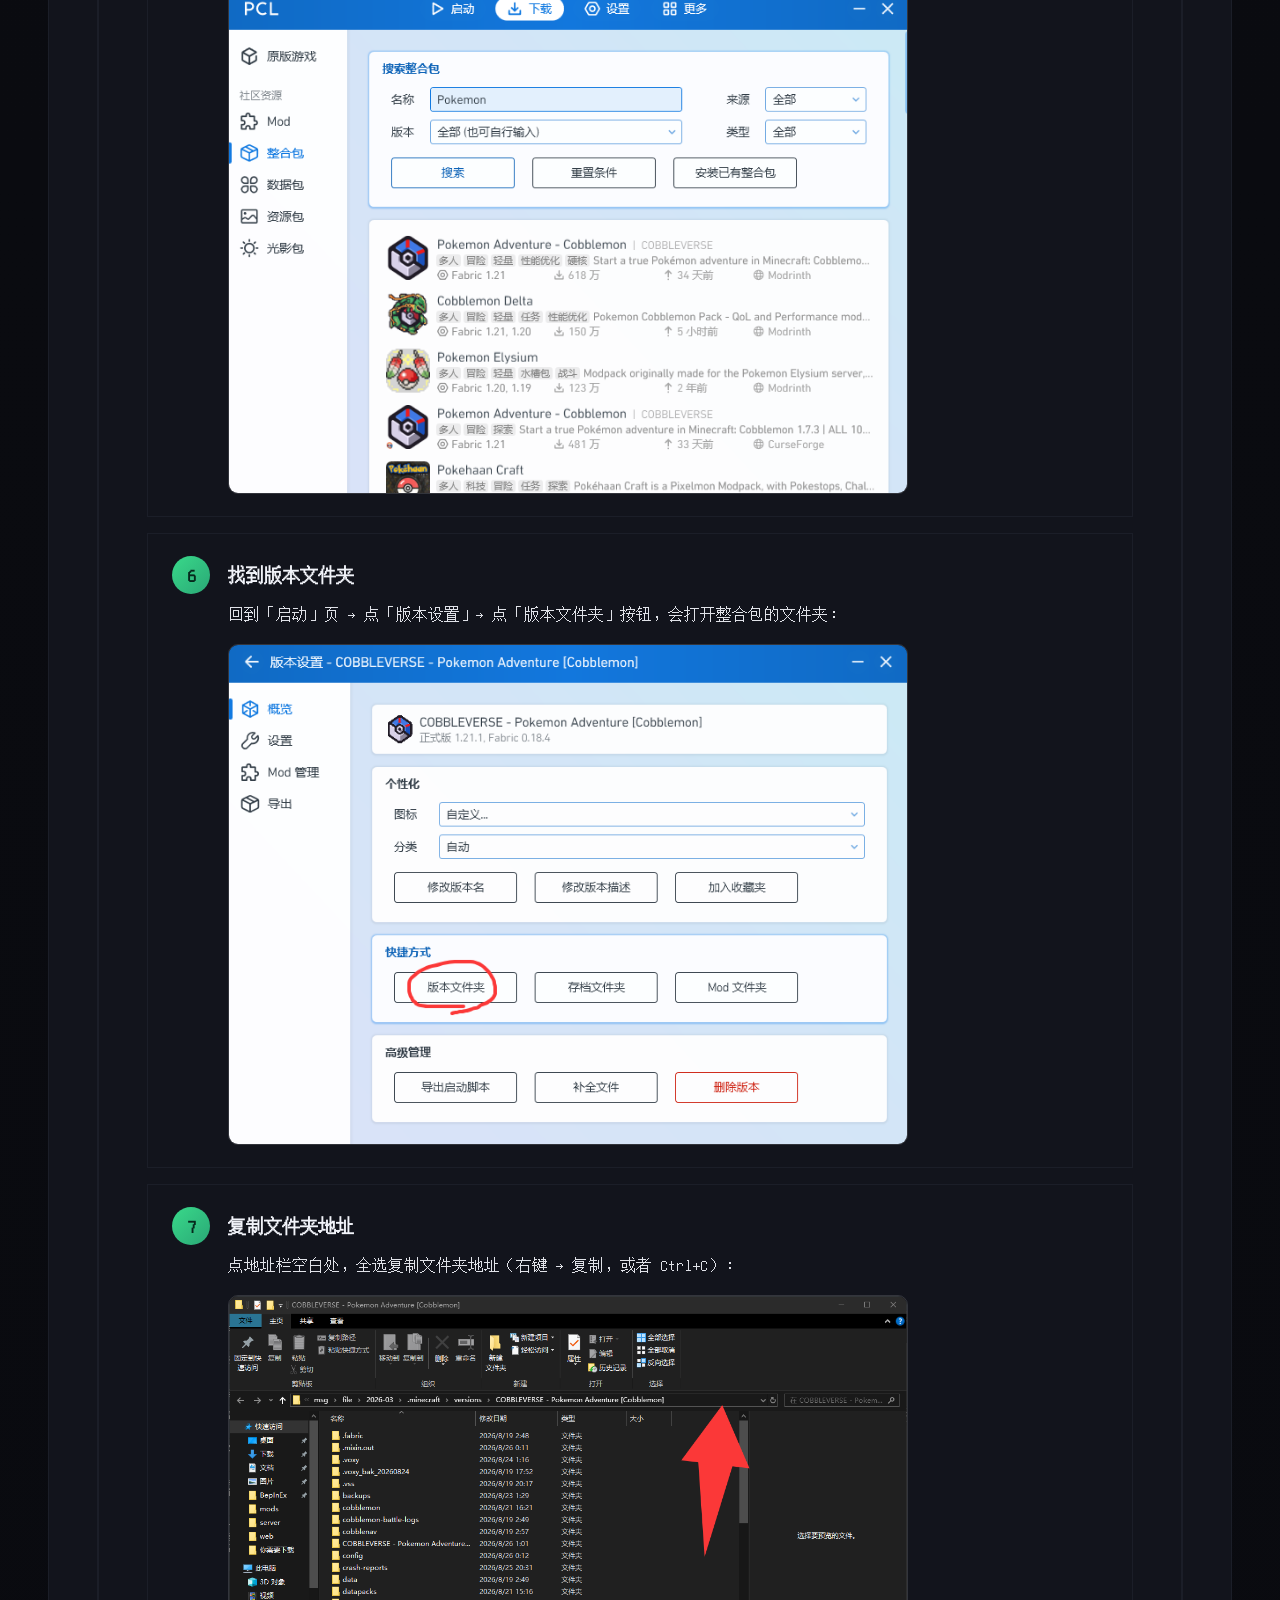
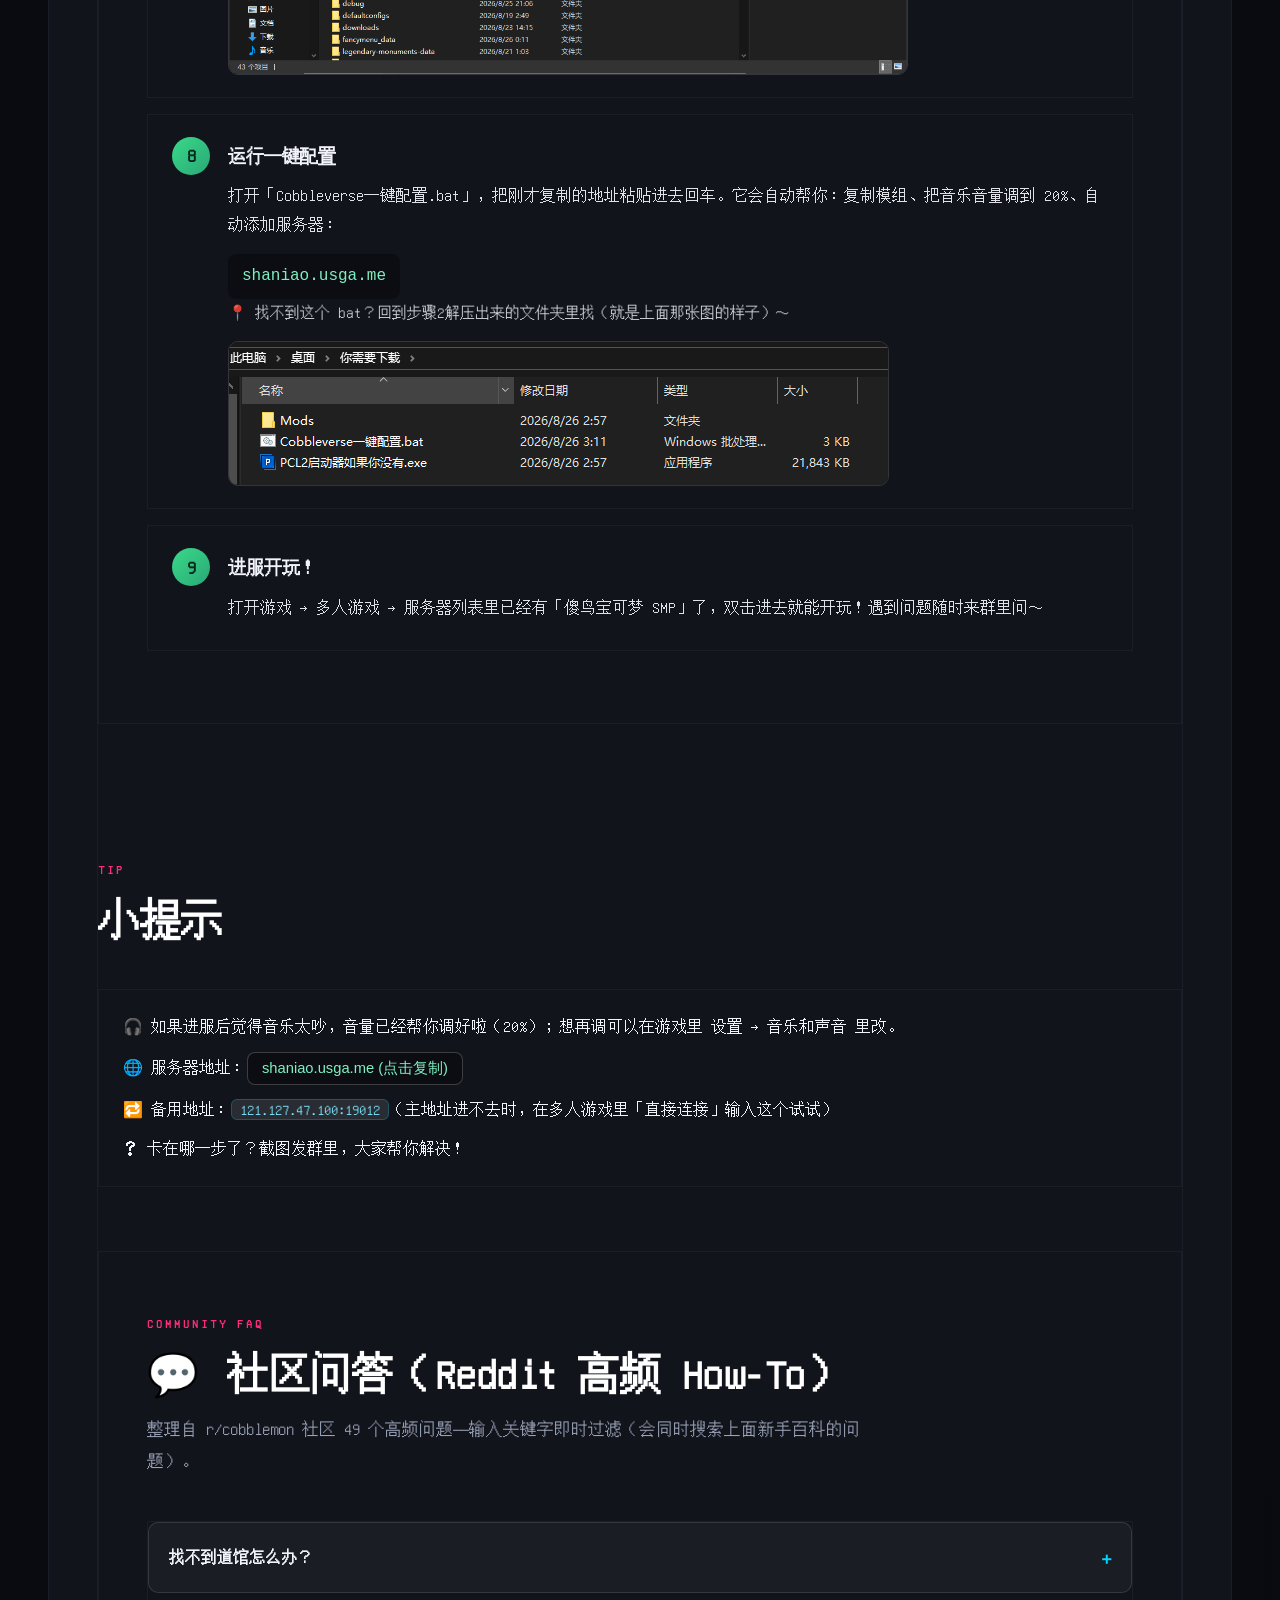
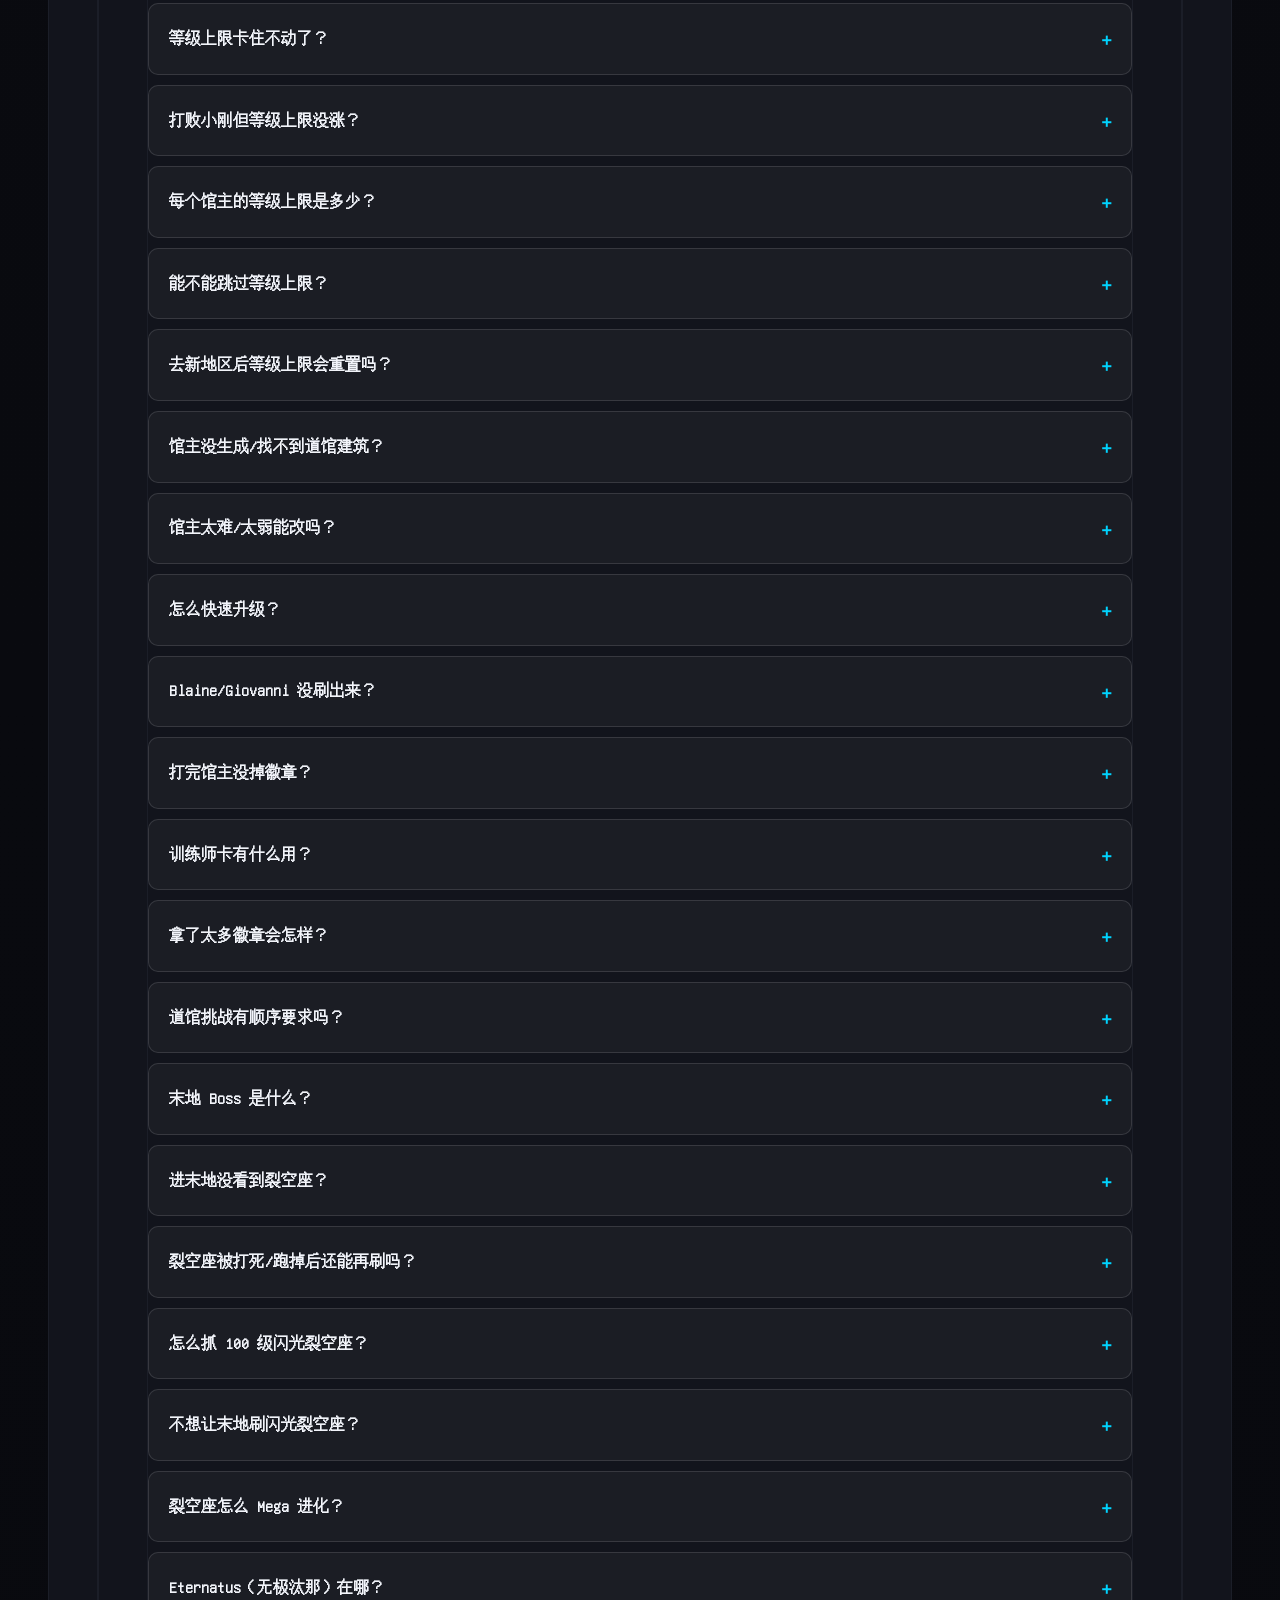
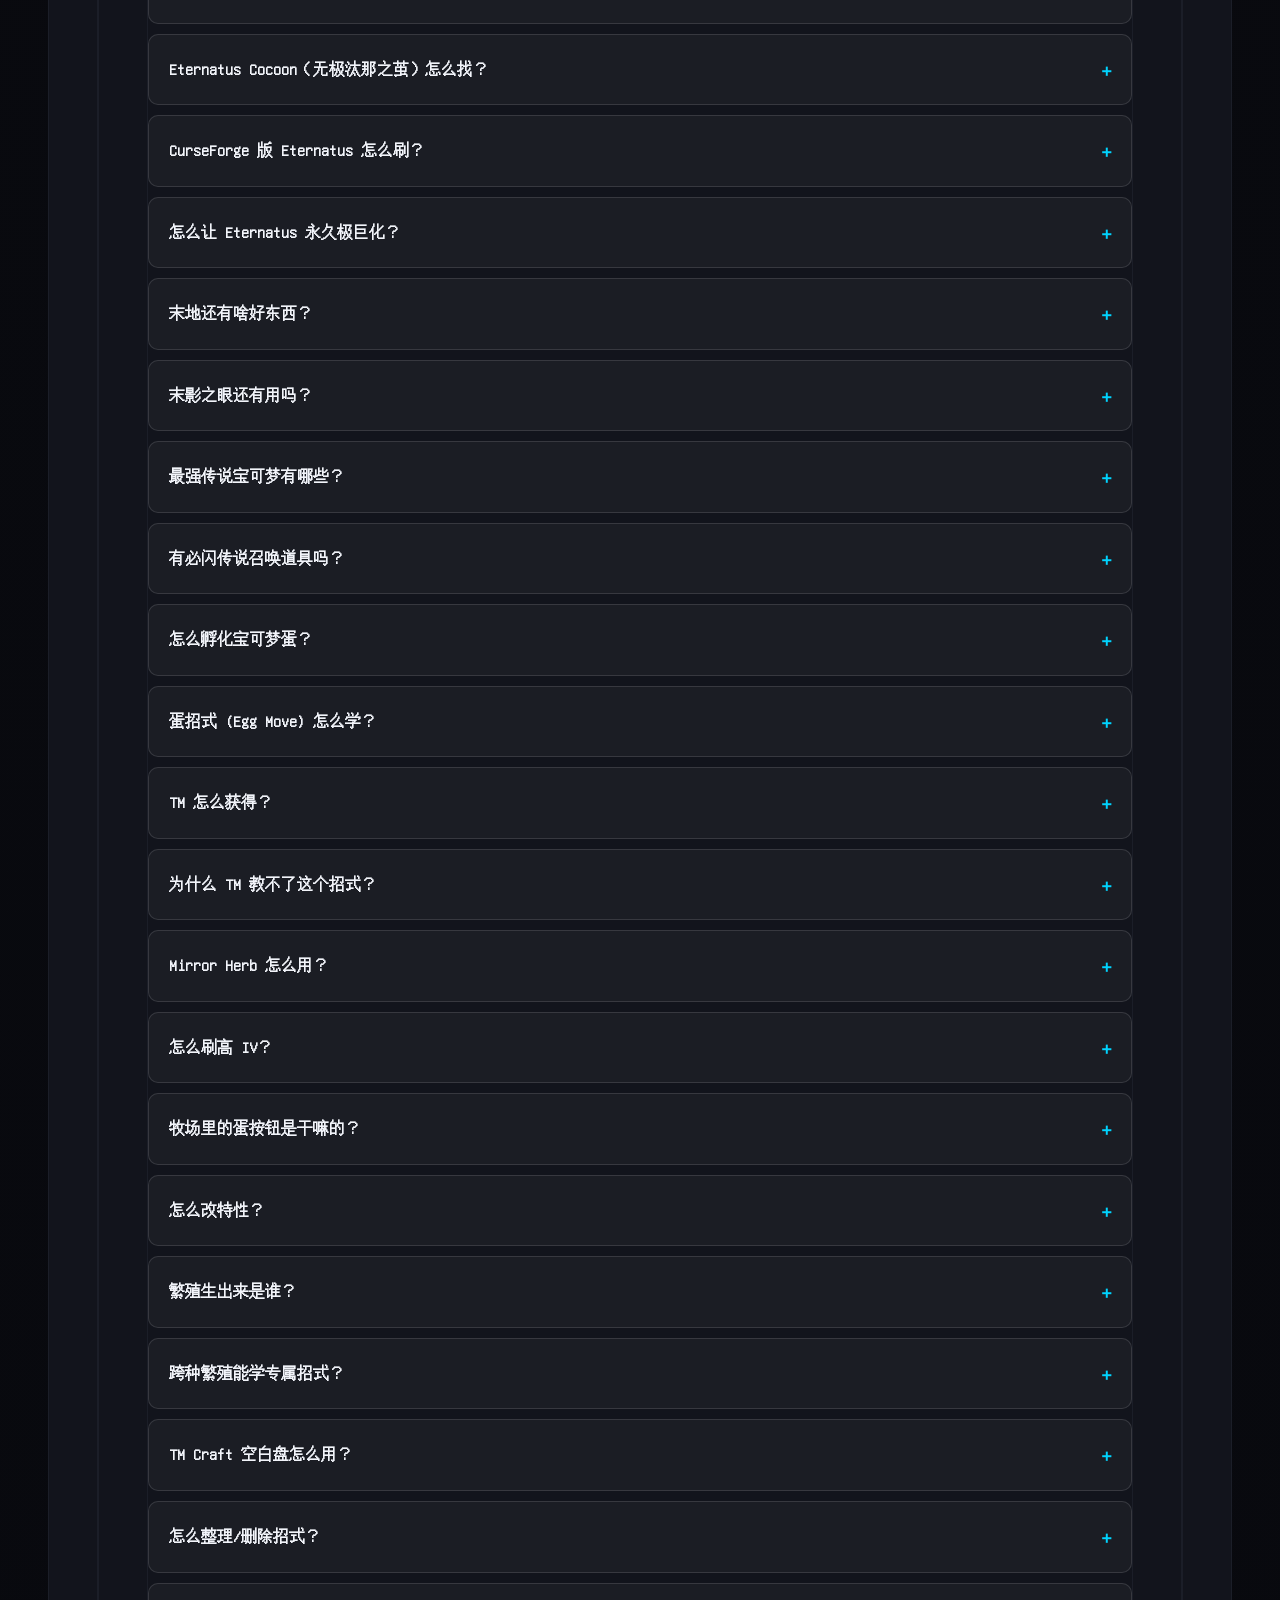
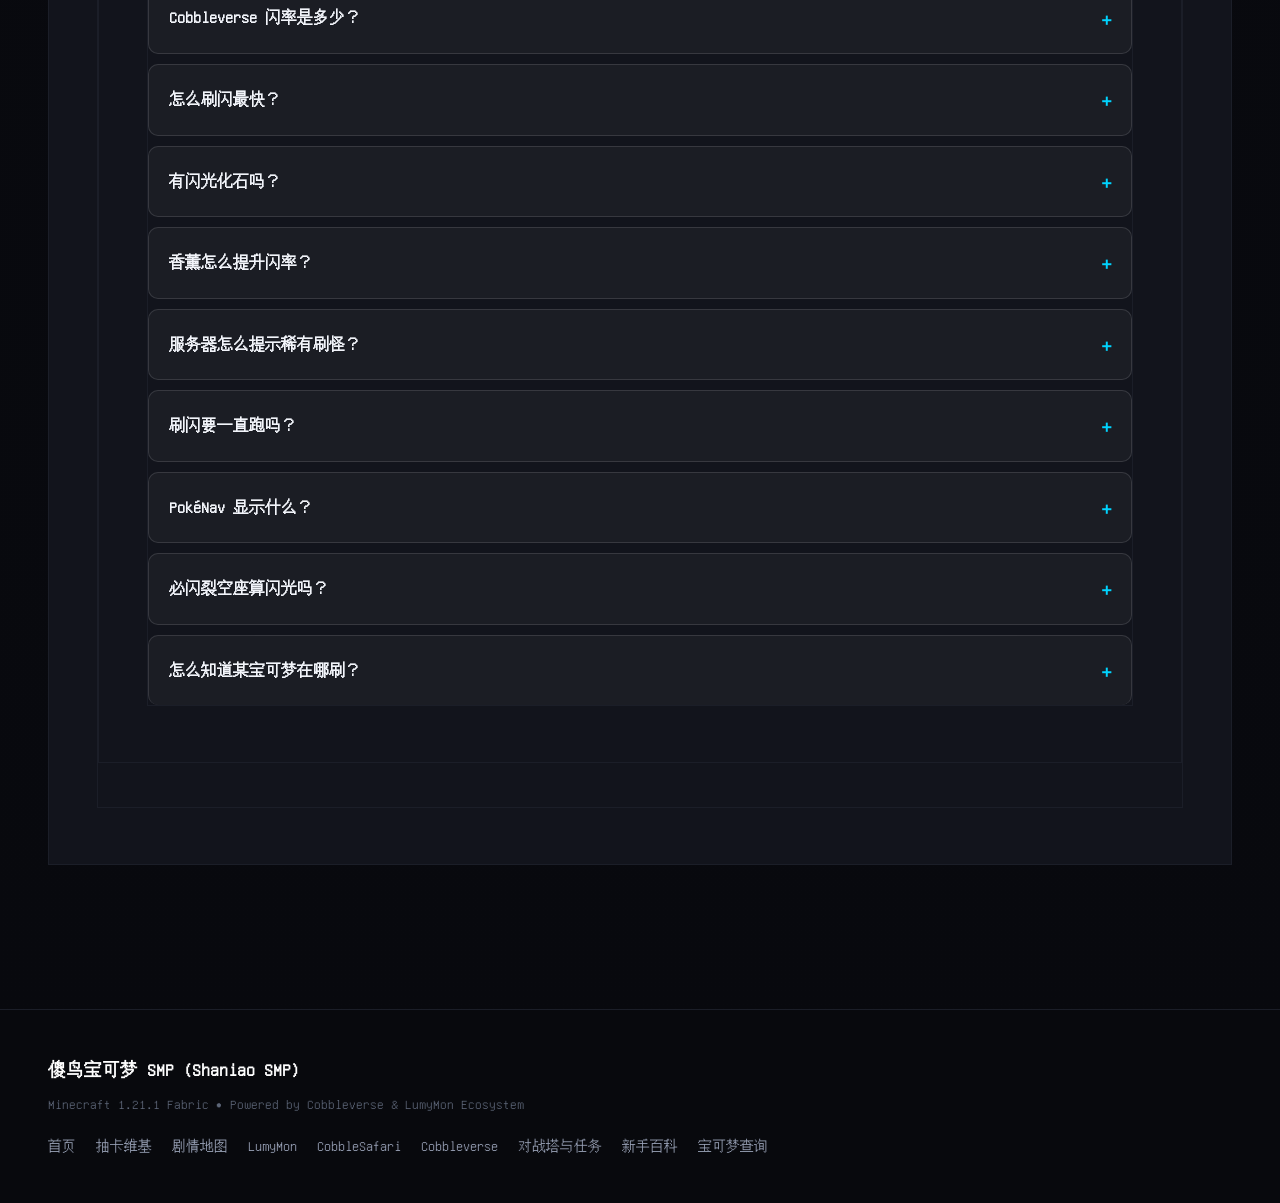
<file: faq.html>
<!DOCTYPE html>
<html lang="zh-CN">
<head>
    <meta charset="UTF-8">
    <meta http-equiv="refresh" content="0; url=guide.html">
    <title>已合并到新手百科</title>
</head>
<body>
    <p>此页面已合并到 <a href="guide.html">新手百科</a>，正在跳转…</p>
    <script>location.replace('guide.html');</script>
</body>
</html>
</file>
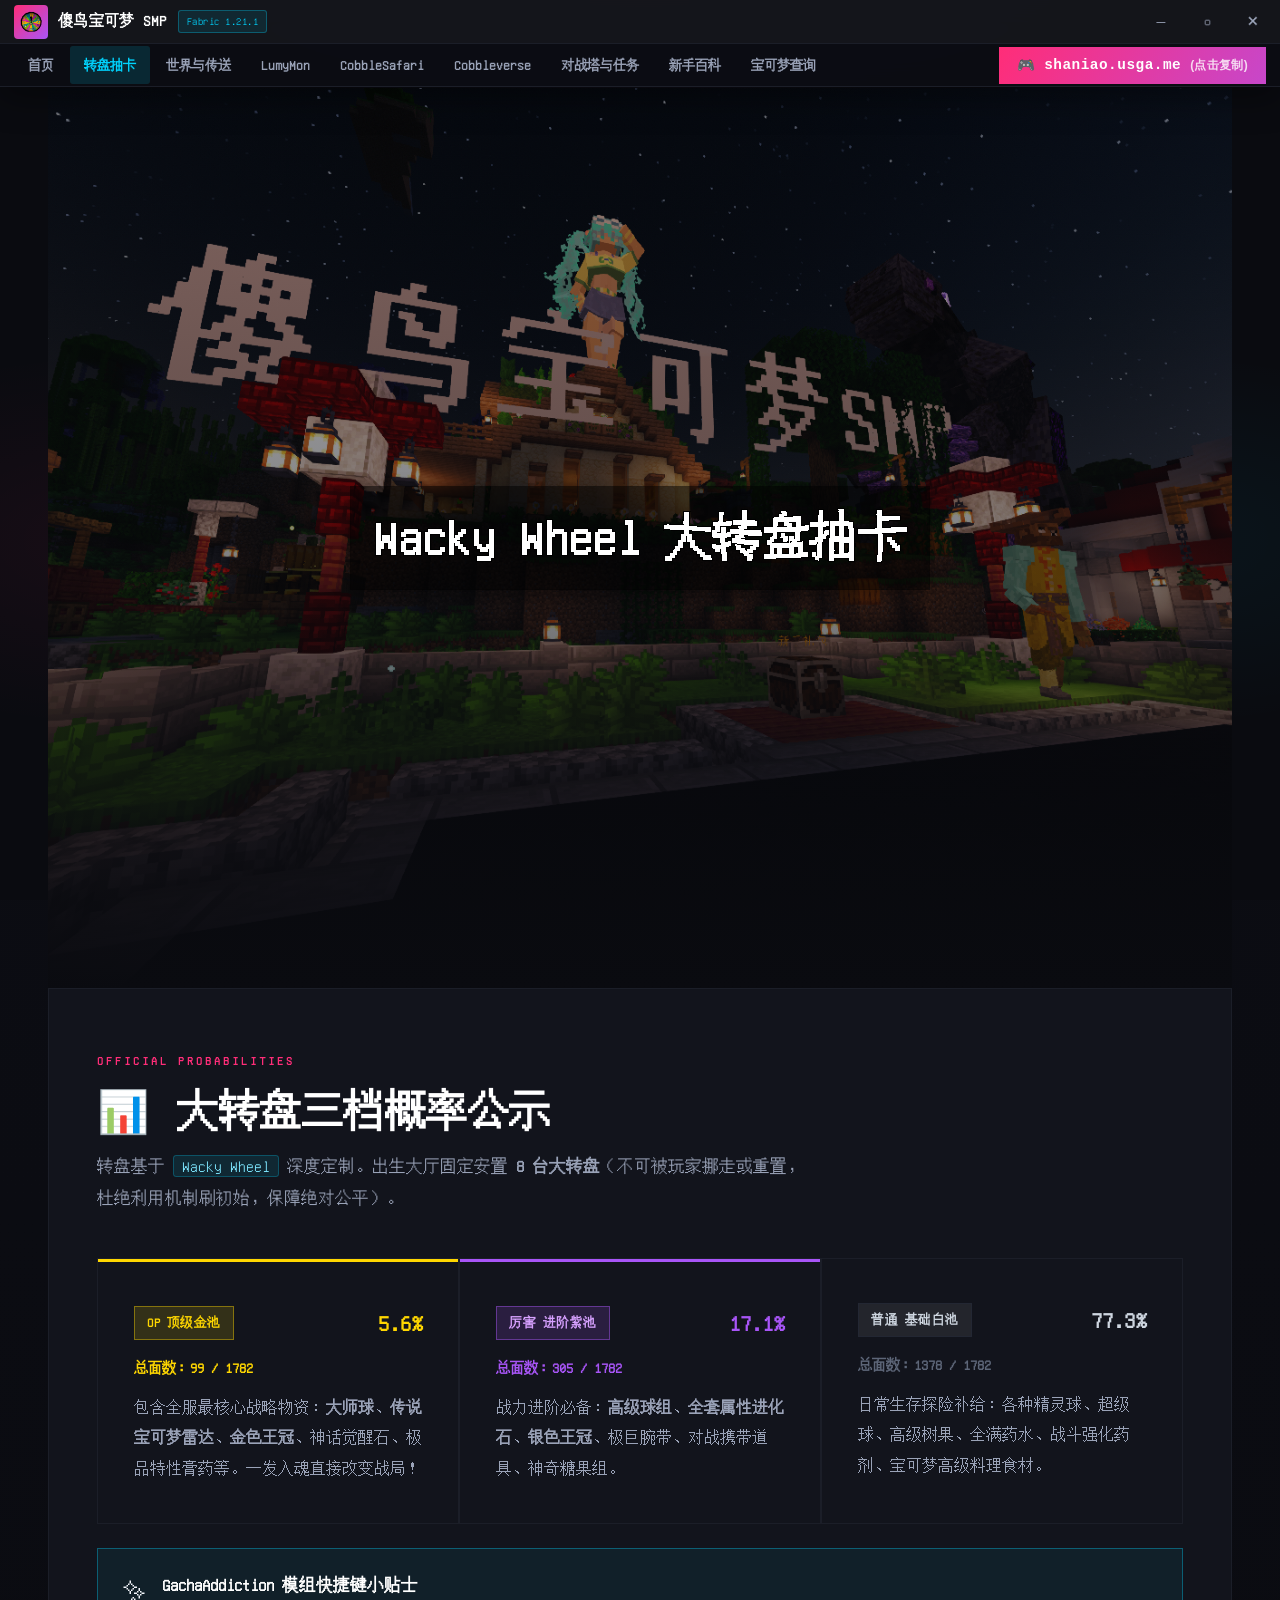
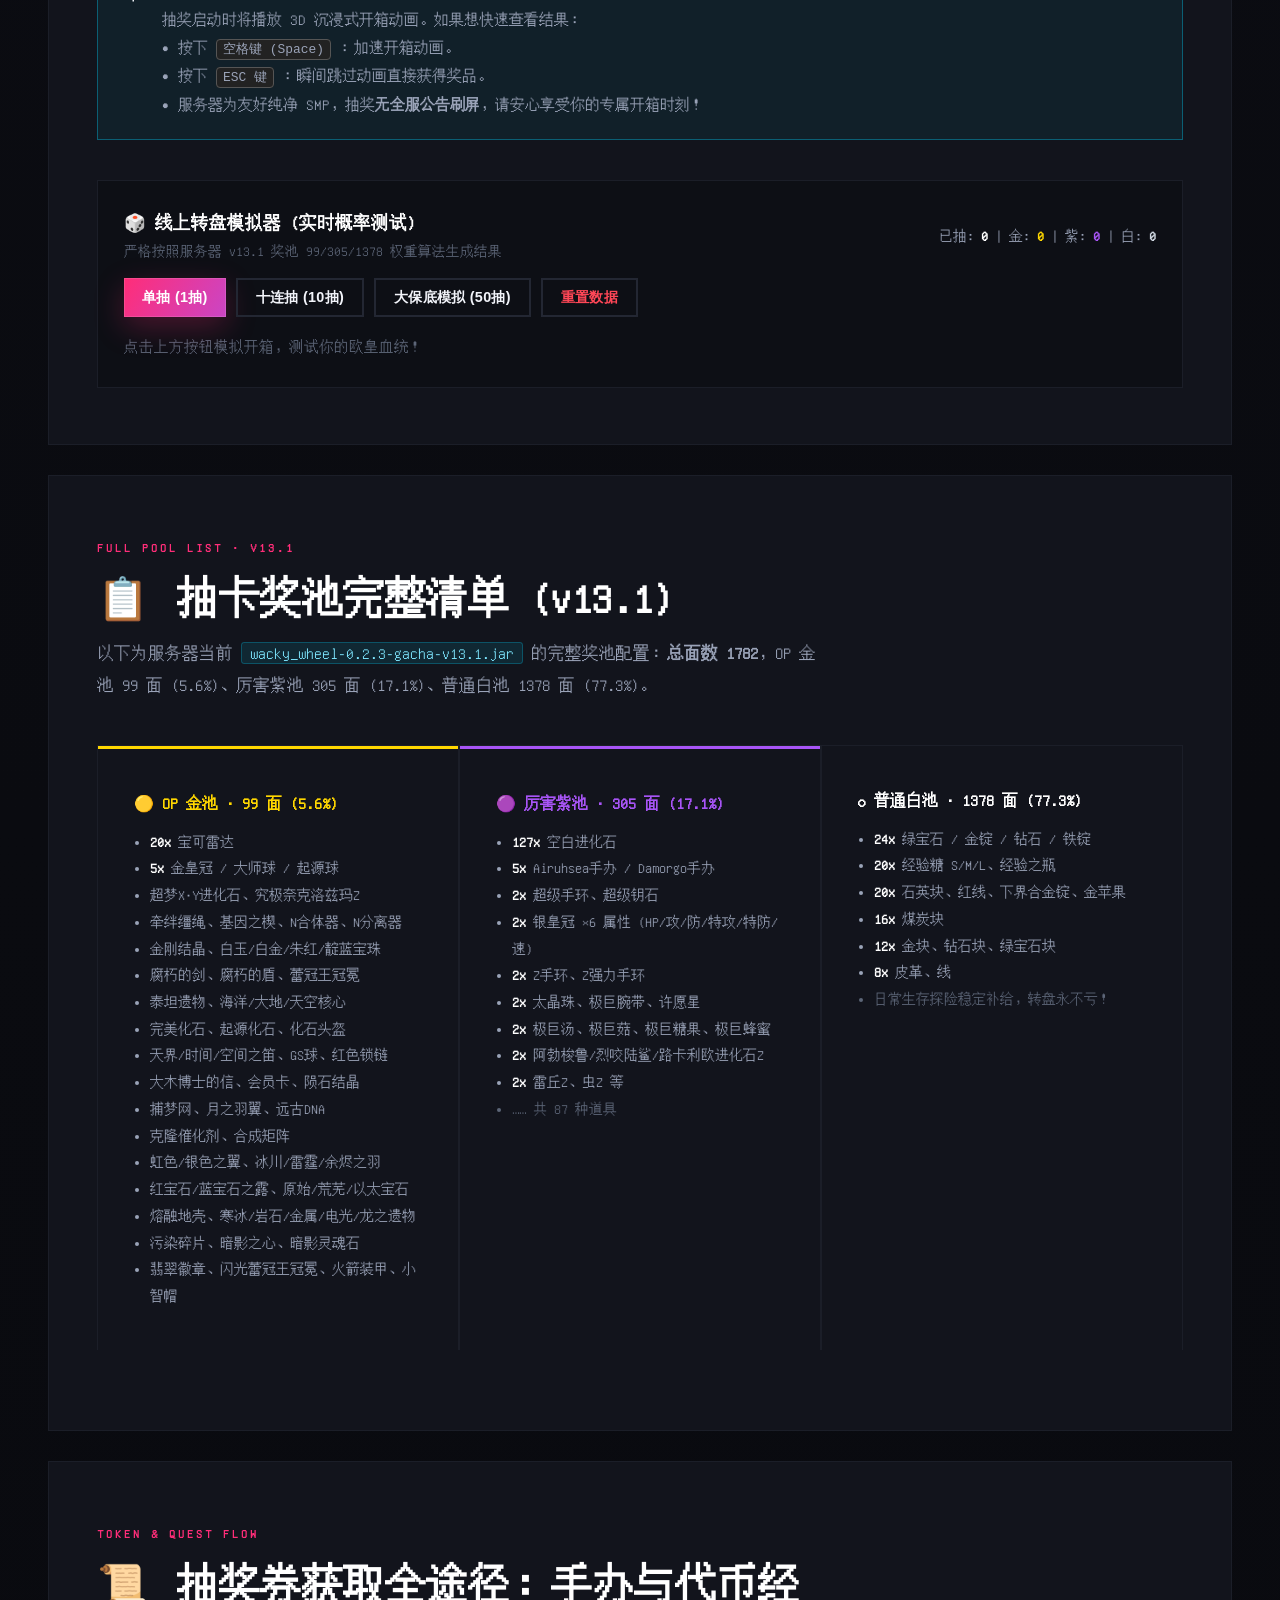
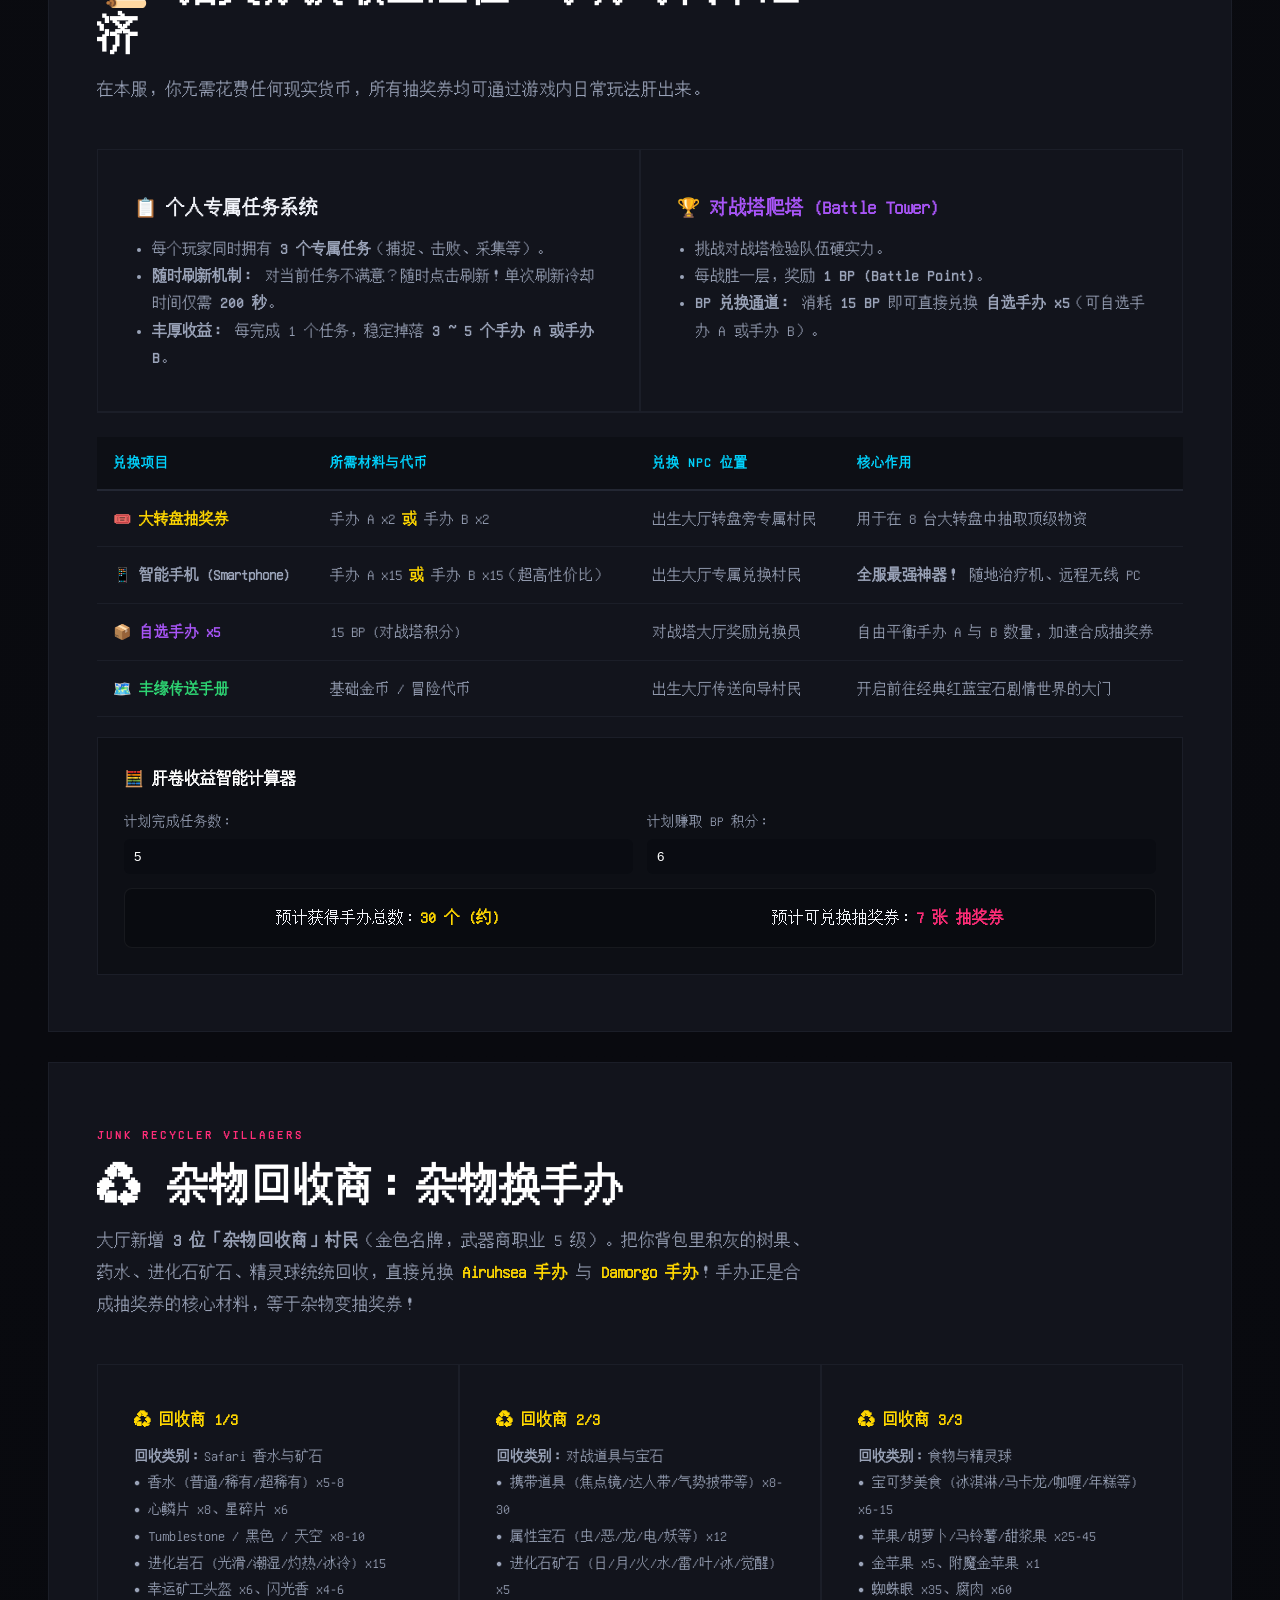
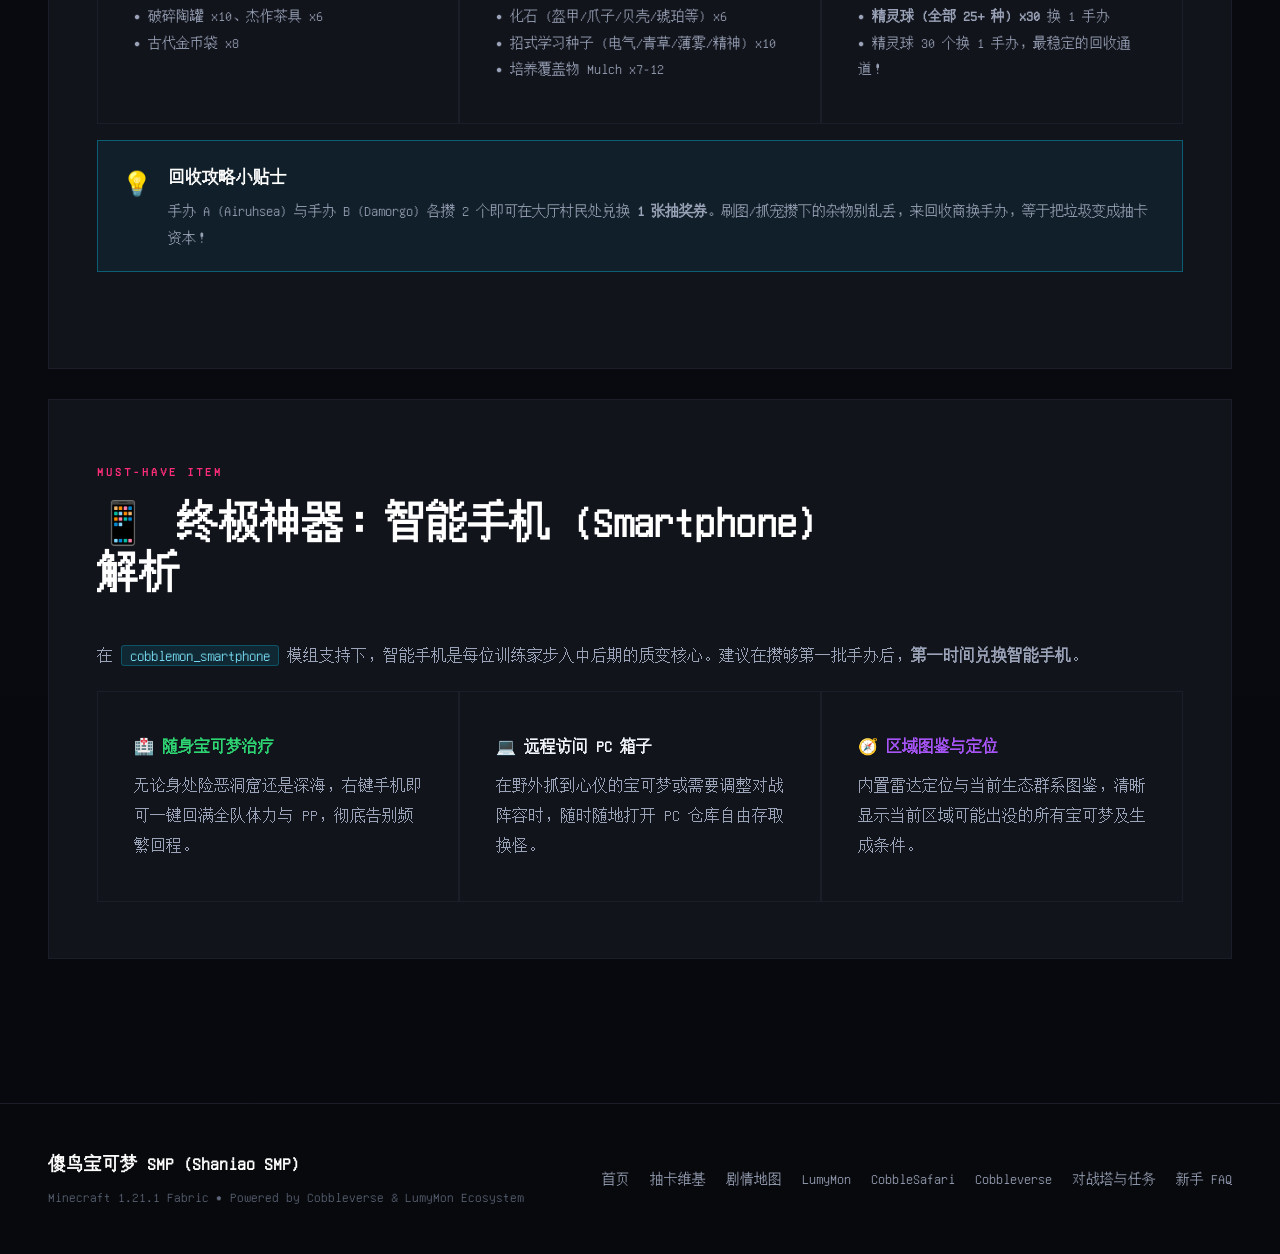
<file: gacha.html>
<!DOCTYPE html>
<html lang="zh-CN">
<head>
    <meta charset="UTF-8">
    <meta name="viewport" content="width=device-width, initial-scale=1.0">
    <title>大转盘与抽卡养成系统 | 傻鸟宝可梦 SMP Wiki</title>
    <link rel="stylesheet" href="style.css?v=5">
</head>
<body>

    <div class="fixed-bg"></div>
    <svg class="squiggly-defs" aria-hidden="true">
        <filter id="squiggly-filter" x="-15%" y="-25%" width="130%" height="150%">
            <feTurbulence id="squiggly-turb" type="fractalNoise" baseFrequency="0.015 0.015" numOctaves="3" seed="0" result="noise"/>
            <feDisplacementMap id="squiggly-disp" in="SourceGraphic" in2="noise" scale="6" xChannelSelector="R" yChannelSelector="G"/>
        </filter>
    </svg>


    <!-- Navigation Header -->
        <header class="navbar">
        <div class="titlebar">
            <a href="index.html" class="titlebar-left">
                <div class="brand-badge"><img src="Wheel_icon.png" alt="Wheel" class="brand-icon"></div>
                <span class="brand-title">傻鸟宝可梦 SMP</span>
                <span class="brand-tag">Fabric 1.21.1</span>
            </a>
            <div class="window-controls">
                <button class="win-btn" title="最小化" onclick="winFake('min')">─</button>
                <button class="win-btn" title="最大化" onclick="winFake('max')">▢</button>
                <button class="win-btn win-close" title="关闭" onclick="winFake('close')">✕</button>
            </div>
        </div>
        <div class="menubar">
            <ul class="nav-links">
                <li><a href="index.html" class="nav-link">首页</a></li><li><a href="gacha.html" class="nav-link active">转盘抽卡</a></li><li><a href="world.html" class="nav-link">世界与传送</a></li><li><a href="lumymon.html" class="nav-link">LumyMon</a></li><li><a href="cobblesafari.html" class="nav-link">CobbleSafari</a></li><li><a href="cobbleverse.html" class="nav-link">Cobbleverse</a></li><li><a href="battletower.html" class="nav-link">对战塔与任务</a></li><li><a href="guide.html" class="nav-link">新手百科</a></li><li><a href="pokemon.html" class="nav-link">宝可梦查询</a></li>
            </ul>
            <div class="nav-action">
                <button class="btn-ip-copy" onclick="copyServerIP()">
                    <span>🎮</span>
                    <span class="ip-text">shaniao.usga.me</span>
                    <span style="font-size:0.75rem; opacity:0.8;">(点击复制)</span>
                </button>
                <button class="menu-toggle" aria-label="Toggle Navigation">☰</button>
            </div>
        </div>
    </header>

    <main class="main-wrapper">
        <div class="hero-section page-hero" style="padding: 30px 0 20px;">
            <div class="hero-pill">
                <span>🎡 WACKY WHEEL 大转盘</span>
            </div>
            <h1 class="hero-title" style="font-size: clamp(2rem, 4vw, 3rem); margin-bottom: 10px;">
                Wacky Wheel <span class="gradient-text squiggly-word">大转盘抽卡</span>
            </h1>
            <p class="hero-subtitle" style="margin-bottom: 20px;">
                Wacky Wheel 模组驱动的大转盘：1782 面奖池、爽快开箱动画与零氪肝卷闭环。抽奖券、手办、对战塔 BP 全都能靠日常玩法肝出来，让变强之路充满惊喜。
            </p>
        </div>

        <!-- Section 1: Probability Display -->
        <div class="glass-panel" style="margin-bottom: 30px;">
            <div class="section-header">
                <span class="section-tag">OFFICIAL PROBABILITIES</span>
                <h2 class="section-title"><span class="icon">📊</span> 大转盘三档概率公示</h2>
                <p class="section-desc">
                    转盘基于 <code>Wacky Wheel</code> 深度定制。出生大厅固定安置 <strong>8 台大转盘</strong>（不可被玩家挪走或重置，杜绝利用机制刷初始，保障绝对公平）。
                </p>
            </div>

            <div class="grid-3" style="margin-bottom: 24px;">
                <div class="feature-card gold">
                    <div style="display:flex; justify-content:space-between; align-items:center; margin-bottom:12px;">
                        <span class="rate-badge rate-gold">OP 顶级金池</span>
                        <span style="font-size:1.4rem; font-weight:900; color:var(--gold);">5.6%</span>
                    </div>
                    <p style="color:var(--gold); font-size:0.9rem; font-weight:700; margin-bottom:10px;">总面数：99 / 1782</p>
                    <p class="feature-desc">
                        包含全服最核心战略物资：<strong>大师球</strong>、<strong>传说宝可梦雷达</strong>、<strong>金色王冠</strong>、神话觉醒石、极品特性膏药等。一发入魂直接改变战局！
                    </p>
                </div>

                <div class="feature-card purple">
                    <div style="display:flex; justify-content:space-between; align-items:center; margin-bottom:12px;">
                        <span class="rate-badge rate-purple">厉害 进阶紫池</span>
                        <span style="font-size:1.4rem; font-weight:900; color:var(--purple);">17.1%</span>
                    </div>
                    <p style="color:var(--purple); font-size:0.9rem; font-weight:700; margin-bottom:10px;">总面数：305 / 1782</p>
                    <p class="feature-desc">
                        战力进阶必备：<strong>高级球组</strong>、<strong>全套属性进化石</strong>、<strong>银色王冠</strong>、极巨腕带、对战携带道具、神奇糖果组。
                    </p>
                </div>

                <div class="feature-card">
                    <div style="display:flex; justify-content:space-between; align-items:center; margin-bottom:12px;">
                        <span class="rate-badge rate-white">普通 基础白池</span>
                        <span style="font-size:1.4rem; font-weight:900; color:#ced6e0;">77.3%</span>
                    </div>
                    <p style="color:var(--text-dim); font-size:0.9rem; font-weight:700; margin-bottom:10px;">总面数：1378 / 1782</p>
                    <p class="feature-desc">
                        日常生存探险补给：各种精灵球、超级球、高级树果、全满药水、战斗强化药剂、宝可梦高级料理食材。
                    </p>
                </div>
            </div>

            <!-- GachaAddiction Hotkeys Callout -->
            <div class="callout callout-info">
                <div class="callout-icon">✨</div>
                <div class="callout-content">
                    <div class="callout-title">GachaAddiction 模组快捷键小贴士</div>
                    <p style="font-size:0.95rem; margin-top:4px;">
                        抽奖启动时将播放 3D 沉浸式开箱动画。如果想快速查看结果：<br>
                        • 按下 <kbd style="background:#222; border:1px solid #555; padding:2px 6px; border-radius:4px;">空格键 (Space)</kbd> ：加速开箱动画。<br>
                        • 按下 <kbd style="background:#222; border:1px solid #555; padding:2px 6px; border-radius:4px;">ESC 键</kbd> ：瞬间跳过动画直接获得奖品。<br>
                        • 服务器为友好纯净 SMP，抽奖<strong>无全服公告刷屏</strong>，请安心享受你的专属开箱时刻！
                    </p>
                </div>
            </div>

            <!-- Interactive Gacha Simulator -->
            <div class="sim-box">
                <div style="display:flex; justify-content:space-between; align-items:center; margin-bottom:14px; flex-wrap:wrap; gap:10px;">
                    <div>
                        <h4 style="color:#fff; font-size:1.1rem;">🎲 线上转盘模拟器 (实时概率测试)</h4>
                        <p style="color:var(--text-dim); font-size:0.85rem;">严格按照服务器 v13.1 奖池 99/305/1378 权重算法生成结果</p>
                    </div>
                    <div style="font-size:0.88rem; color:var(--text-muted);">
                        已抽: <span id="statTotal" style="color:#fff; font-weight:700;">0</span> | 
                        金: <span id="statGold" style="color:var(--gold); font-weight:700;">0</span> | 
                        紫: <span id="statPurple" style="color:var(--purple); font-weight:700;">0</span> | 
                        白: <span id="statWhite" style="color:#ced6e0; font-weight:700;">0</span>
                    </div>
                </div>

                <div class="sim-controls">
                    <button class="btn btn-primary" style="padding:8px 18px; font-size:0.9rem;" onclick="simRoll(1)">单抽 (1抽)</button>
                    <button class="btn btn-glass" style="padding:8px 18px; font-size:0.9rem;" onclick="simRoll(10)">十连抽 (10抽)</button>
                    <button class="btn btn-glass" style="padding:8px 18px; font-size:0.9rem;" onclick="simRoll(50)">大保底模拟 (50抽)</button>
                    <button class="btn btn-glass" style="padding:8px 18px; font-size:0.9rem; color:#ff4757;" onclick="resetSim()">重置数据</button>
                </div>

                <div class="sim-results" id="simResults">
                    <span style="color: var(--text-dim);">点击上方按钮模拟开箱，测试你的欧皇血统！</span>
                </div>
            </div>
        </div>

        <!-- Section: 完整奖池清单 (v13.1) -->
        <div class="glass-panel" style="margin-bottom: 30px;">
            <div class="section-header">
                <span class="section-tag">FULL POOL LIST · v13.1</span>
                <h2 class="section-title"><span class="icon">📋</span> 抽卡奖池完整清单 (v13.1)</h2>
                <p class="section-desc">
                    以下为服务器当前 <code>wacky_wheel-0.2.3-gacha-v13.1.jar</code> 的完整奖池配置：<strong>总面数 1782</strong>，OP 金池 99 面 (5.6%)、厉害紫池 305 面 (17.1%)、普通白池 1378 面 (77.3%)。
                </p>
            </div>

            <div class="grid-3" style="margin-bottom: 24px;">
                <div class="feature-card gold">
                    <h4 style="color:var(--gold); margin-bottom:10px;">🟡 OP 金池 · 99 面 (5.6%)</h4>
                    <ul style="color:var(--text-muted); font-size:0.88rem; line-height:1.9; padding-left:16px;">
                        <li><strong style="color:#fff;">20x</strong> 宝可雷达</li>
                        <li><strong style="color:#fff;">5x</strong> 金皇冠 / 大师球 / 起源球</li>
                        <li>超梦X·Y进化石、究极奈克洛兹玛Z</li>
                        <li>牵绊缰绳、基因之楔、N合体器、N分离器</li>
                        <li>金刚结晶、白玉/白金/朱红/靛蓝宝珠</li>
                        <li>腐朽的剑、腐朽的盾、蕾冠王冠冕</li>
                        <li>泰坦遗物、海洋/大地/天空核心</li>
                        <li>完美化石、起源化石、化石头盔</li>
                        <li>天界/时间/空间之笛、GS球、红色锁链</li>
                        <li>大木博士的信、会员卡、陨石结晶</li>
                        <li>捕梦网、月之羽翼、远古DNA</li>
                        <li>克隆催化剂、合成矩阵</li>
                        <li>虹色/银色之翼、冰川/雷霆/余烬之羽</li>
                        <li>红宝石/蓝宝石之露、原始/荒芜/以太宝石</li>
                        <li>熔融地壳、寒冰/岩石/金属/电光/龙之遗物</li>
                        <li>污染碎片、暗影之心、暗影灵魂石</li>
                        <li>翡翠徽章、闪光蕾冠王冠冕、火箭装甲、小智帽</li>
                    </ul>
                </div>

                <div class="feature-card purple">
                    <h4 style="color:var(--purple); margin-bottom:10px;">🟣 厉害紫池 · 305 面 (17.1%)</h4>
                    <ul style="color:var(--text-muted); font-size:0.88rem; line-height:1.9; padding-left:16px;">
                        <li><strong style="color:#fff;">127x</strong> 空白进化石</li>
                        <li><strong style="color:#fff;">5x</strong> Airuhsea手办 / Damorgo手办</li>
                        <li><strong style="color:#fff;">2x</strong> 超级手环、超级钥石</li>
                        <li><strong style="color:#fff;">2x</strong> 银皇冠 ×6 属性 (HP/攻/防/特攻/特防/速)</li>
                        <li><strong style="color:#fff;">2x</strong> Z手环、Z强力手环</li>
                        <li><strong style="color:#fff;">2x</strong> 太晶珠、极巨腕带、许愿星</li>
                        <li><strong style="color:#fff;">2x</strong> 极巨汤、极巨菇、极巨糖果、极巨蜂蜜</li>
                        <li><strong style="color:#fff;">2x</strong> 阿勃梭鲁/烈咬陆鲨/路卡利欧进化石Z</li>
                        <li><strong style="color:#fff;">2x</strong> 雷丘Z、虫Z 等</li>
                        <li style="color:var(--text-dim);">…… 共 87 种道具</li>
                    </ul>
                </div>

                <div class="feature-card">
                    <h4 style="color:#fff; margin-bottom:10px;">⚪ 普通白池 · 1378 面 (77.3%)</h4>
                    <ul style="color:var(--text-muted); font-size:0.88rem; line-height:1.9; padding-left:16px;">
                        <li><strong style="color:#fff;">24x</strong> 绿宝石 / 金锭 / 钻石 / 铁锭</li>
                        <li><strong style="color:#fff;">20x</strong> 经验糖 S/M/L、经验之瓶</li>
                        <li><strong style="color:#fff;">20x</strong> 石英块、红线、下界合金锭、金苹果</li>
                        <li><strong style="color:#fff;">16x</strong> 煤炭块</li>
                        <li><strong style="color:#fff;">12x</strong> 金块、钻石块、绿宝石块</li>
                        <li><strong style="color:#fff;">8x</strong> 皮革、线</li>
                        <li style="color:var(--text-dim);">日常生存探险稳定补给，转盘永不亏！</li>
                    </ul>
                </div>
            </div>
        </div>

        <!-- Section 2: Task & Token Economy -->
        <div class="glass-panel" id="exchange" style="margin-bottom: 30px;">
            <div class="section-header">
                <span class="section-tag">TOKEN & QUEST FLOW</span>
                <h2 class="section-title"><span class="icon">📜</span> 抽奖券获取全途径：手办与代币经济</h2>
                <p class="section-desc">
                    在本服，你无需花费任何现实货币，所有抽奖券均可通过游戏内日常玩法肝出来。
                </p>
            </div>

            <div class="grid-2" style="margin-bottom: 24px;">
                <div class="feature-card">
                    <h3 style="color:var(--accent-cyan); margin-bottom:10px;">📋 个人专属任务系统</h3>
                    <ul style="color:var(--text-muted); font-size:0.95rem; line-height:1.8; padding-left:18px;">
                        <li>每个玩家同时拥有 <strong>3 个专属任务</strong>（捕捉、击败、采集等）。</li>
                        <li><strong>随时刷新机制：</strong> 对当前任务不满意？随时点击刷新！单次刷新冷却时间仅需 <strong>200 秒</strong>。</li>
                        <li><strong>丰厚收益：</strong> 每完成 1 个任务，稳定掉落 <strong>3 ~ 5 个手办 A 或手办 B</strong>。</li>
                    </ul>
                </div>

                <div class="feature-card">
                    <h3 style="color:var(--purple); margin-bottom:10px;">🏆 对战塔爬塔 (Battle Tower)</h3>
                    <ul style="color:var(--text-muted); font-size:0.95rem; line-height:1.8; padding-left:18px;">
                        <li>挑战对战塔检验队伍硬实力。</li>
                        <li>每战胜一层，奖励 <strong>1 BP (Battle Point)</strong>。</li>
                        <li><strong>BP 兑换通道：</strong> 消耗 <strong>15 BP</strong> 即可直接兑换 <strong>自选手办 x5</strong>（可自选手办 A 或手办 B）。</li>
                    </ul>
                </div>
            </div>

            <div class="table-responsive">
                <table class="wiki-table">
                    <thead>
                        <tr>
                            <th>兑换项目</th>
                            <th>所需材料与代币</th>
                            <th>兑换 NPC 位置</th>
                            <th>核心作用</th>
                        </tr>
                    </thead>
                    <tbody>
                        <tr>
                            <td><strong style="color:var(--gold);">🎟️ 大转盘抽奖券</strong></td>
                            <td>手办 A x2 <strong style="color:var(--gold);">或</strong> 手办 B x2</td>
                            <td>出生大厅转盘旁专属村民</td>
                            <td>用于在 8 台大转盘中抽取顶级物资</td>
                        </tr>
                        <tr>
                            <td><strong style="color:var(--accent-cyan);">📱 智能手机 (Smartphone)</strong></td>
                            <td>手办 A x15 <strong style="color:var(--gold);">或</strong> 手办 B x15（超高性价比）</td>
                            <td>出生大厅专属兑换村民</td>
                            <td><strong>全服最强神器！</strong> 随地治疗机、远程无线 PC</td>
                        </tr>
                        <tr>
                            <td><strong style="color:var(--purple);">📦 自选手办 x5</strong></td>
                            <td>15 BP (对战塔积分)</td>
                            <td>对战塔大厅奖励兑换员</td>
                            <td>自由平衡手办 A 与 B 数量，加速合成抽奖券</td>
                        </tr>
                        <tr>
                            <td><strong style="color:#2ed573;">🗺️ 丰缘传送手册</strong></td>
                            <td>基础金币 / 冒险代币</td>
                            <td>出生大厅传送向导村民</td>
                            <td>开启前往经典红蓝宝石剧情世界的大门</td>
                        </tr>
                    </tbody>
                </table>
            </div>

            <!-- Token Exchange Calculator Widget -->
            <div class="sim-box" style="margin-top:20px;">
                <h4 style="color:#fff; margin-bottom:12px;">🧮 肝卷收益智能计算器</h4>
                <div style="display:grid; grid-template-columns: repeat(auto-fit, minmax(200px, 1fr)); gap:14px; margin-bottom:14px;">
                    <div>
                        <label style="font-size:0.85rem; color:var(--text-muted);">计划完成任务数：</label>
                        <input type="number" id="calcTasks" value="5" min="0" style="width:100%; padding:10px; background:#0a0c12; border:1px solid var(--border-subtle); color:#fff; border-radius:6px; margin-top:4px;" oninput="calculateExchange()">
                    </div>
                    <div>
                        <label style="font-size:0.85rem; color:var(--text-muted);">计划赚取 BP 积分：</label>
                        <input type="number" id="calcBP" value="6" min="0" style="width:100%; padding:10px; background:#0a0c12; border:1px solid var(--border-subtle); color:#fff; border-radius:6px; margin-top:4px;" oninput="calculateExchange()">
                    </div>
                </div>

                <div style="background:#090b10; padding:14px 20px; border-radius:8px; border:1px solid rgba(255,255,255,0.06); display:flex; justify-content:space-around; flex-wrap:wrap; gap:10px;">
                    <div>预计获得手办总数：<strong id="calcResFigures" style="color:var(--gold);">30 个 (约)</strong></div>
                    <div>预计可兑换抽奖券：<strong id="calcResTickets" style="color:var(--primary);">7 张 抽奖券</strong></div>
                </div>
            </div>
        </div>

        <!-- Section: 杂物回收商 -->
        <div class="glass-panel" style="margin-bottom: 30px;">
            <div class="section-header">
                <span class="section-tag">JUNK RECYCLER VILLAGERS</span>
                <h2 class="section-title"><span class="icon">♻️</span> 杂物回收商：杂物换手办</h2>
                <p class="section-desc">
                    大厅新增 <strong>3 位「杂物回收商」村民</strong>（金色名牌，武器商职业 5 级）。把你背包里积灰的树果、药水、进化石矿石、精灵球统统回收，直接兑换 <strong style="color:var(--gold);">Airuhsea 手办</strong> 与 <strong style="color:var(--gold);">Damorgo 手办</strong>！手办正是合成抽奖券的核心材料，等于杂物变抽奖券！
                </p>
            </div>

            <div class="grid-3" style="margin-bottom: 8px;">
                <div class="feature-card">
                    <h4 style="color:var(--gold); margin-bottom:8px;">♻️ 回收商 1/3</h4>
                    <p class="feature-desc" style="font-size:0.88rem;">
                        <strong>回收类别：</strong>Safari 香水与矿石<br>
                        • 香水 (普通/稀有/超稀有) x5-8<br>
                        • 心鳞片 x8、星碎片 x6<br>
                        • Tumblestone / 黑色 / 天空 x8-10<br>
                        • 进化岩石 (光滑/潮湿/灼热/冰冷) x15<br>
                        • 幸运矿工头盔 x6、闪光香 x4-6<br>
                        • 破碎陶罐 x10、杰作茶具 x6<br>
                        • 古代金币袋 x8
                    </p>
                </div>
                <div class="feature-card">
                    <h4 style="color:var(--gold); margin-bottom:8px;">♻️ 回收商 2/3</h4>
                    <p class="feature-desc" style="font-size:0.88rem;">
                        <strong>回收类别：</strong>对战道具与宝石<br>
                        • 携带道具 (焦点镜/达人带/气势披带等) x8-30<br>
                        • 属性宝石 (虫/恶/龙/电/妖等) x12<br>
                        • 进化石矿石 (日/月/火/水/雷/叶/冰/觉醒) x5<br>
                        • 化石 (盔甲/爪子/贝壳/琥珀等) x6<br>
                        • 招式学习种子 (电气/青草/薄雾/精神) x10<br>
                        • 培养覆盖物 Mulch x7-12
                    </p>
                </div>
                <div class="feature-card">
                    <h4 style="color:var(--gold); margin-bottom:8px;">♻️ 回收商 3/3</h4>
                    <p class="feature-desc" style="font-size:0.88rem;">
                        <strong>回收类别：</strong>食物与精灵球<br>
                        • 宝可梦美食 (冰淇淋/马卡龙/咖喱/年糕等) x6-15<br>
                        • 苹果/胡萝卜/马铃薯/甜浆果 x25-45<br>
                        • 金苹果 x5、附魔金苹果 x1<br>
                        • 蜘蛛眼 x35、腐肉 x60<br>
                        • <strong style="color:var(--accent-cyan);">精灵球 (全部 25+ 种) x30</strong> 换 1 手办<br>
                        • 精灵球 30 个换 1 手办，最稳定的回收通道！
                    </p>
                </div>
            </div>
            <div class="callout callout-info" style="margin-top: 16px;">
                <div class="callout-icon">💡</div>
                <div class="callout-content">
                    <div class="callout-title">回收攻略小贴士</div>
                    <p style="font-size:0.9rem; margin-top:4px;">
                        手办 A (Airuhsea) 与手办 B (Damorgo) 各攒 2 个即可在大厅村民处兑换 <strong>1 张抽奖券</strong>。刷图/抓宠攒下的杂物别乱丢，来回收商换手办，等于把垃圾变成抽卡资本！
                    </p>
                </div>
            </div>
        </div>

        <!-- Section 3: Smartphone Guide -->
        <div class="glass-panel">
            <div class="section-header">
                <span class="section-tag">MUST-HAVE ITEM</span>
                <h2 class="section-title"><span class="icon">📱</span> 终极神器：智能手机 (Smartphone) 解析</h2>
            </div>
            <p style="color:var(--text-muted); font-size:1rem; margin-bottom:20px;">
                在 <code>cobblemon_smartphone</code> 模组支持下，智能手机是每位训练家步入中后期的质变核心。建议在攒够第一批手办后，<strong>第一时间兑换智能手机</strong>。
            </p>

            <div class="grid-3">
                <div class="feature-card">
                    <h4 style="color:var(--green); margin-bottom:8px;">🏥 随身宝可梦治疗</h4>
                    <p class="feature-desc">无论身处险恶洞窟还是深海，右键手机即可一键回满全队体力与 PP，彻底告别频繁回程。</p>
                </div>
                <div class="feature-card">
                    <h4 style="color:var(--accent-cyan); margin-bottom:8px;">💻 远程访问 PC 箱子</h4>
                    <p class="feature-desc">在野外抓到心仪的宝可梦或需要调整对战阵容时，随时随地打开 PC 仓库自由存取换怪。</p>
                </div>
                <div class="feature-card">
                    <h4 style="color:var(--purple); margin-bottom:8px;">🧭 区域图鉴与定位</h4>
                    <p class="feature-desc">内置雷达定位与当前生态群系图鉴，清晰显示当前区域可能出没的所有宝可梦及生成条件。</p>
                </div>
            </div>
        </div>
    </main>

    <!-- Footer -->
    <footer class="footer">
        <div class="footer-inner">
            <div>
                <div style="font-weight: 800; font-size: 1.1rem; color: #fff; margin-bottom: 6px;">傻鸟宝可梦 SMP (Shaniao SMP)</div>
                <div class="footer-meta">Minecraft 1.21.1 Fabric • Powered by Cobbleverse & LumyMon Ecosystem</div>
            </div>
            <div class="footer-links">
                <a href="index.html" class="footer-link">首页</a>
                <a href="gacha.html" class="footer-link">抽卡维基</a>
                <a href="world.html" class="footer-link">剧情地图</a>
                <a href="lumymon.html" class="footer-link">LumyMon</a>
                <a href="cobblesafari.html" class="footer-link">CobbleSafari</a>
                <a href="cobbleverse.html" class="footer-link">Cobbleverse</a>
                <a href="battletower.html" class="footer-link">对战塔与任务</a>
                <a href="guide.html" class="footer-link">新手 FAQ</a>
            </div>
        </div>
    </footer>

    <script src="script.js?v=5"></script>
</body>
</html>
</file>
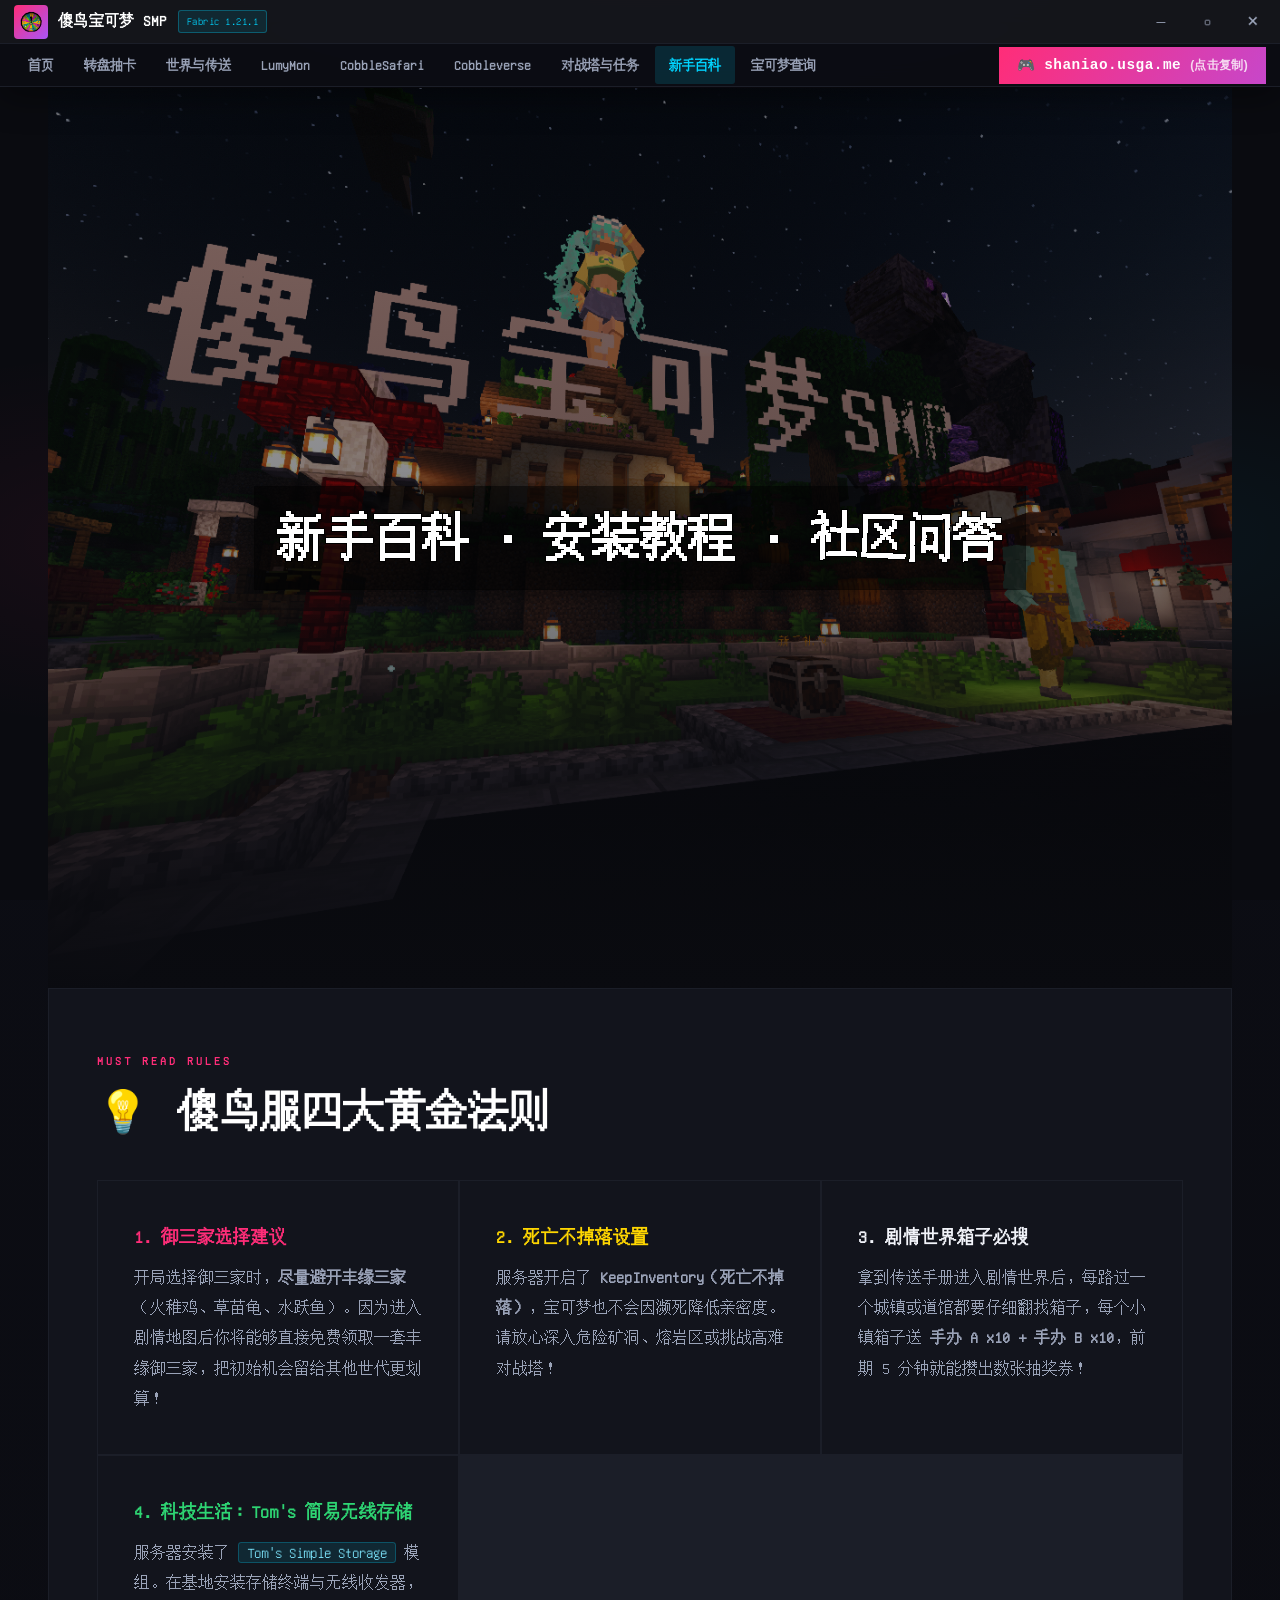
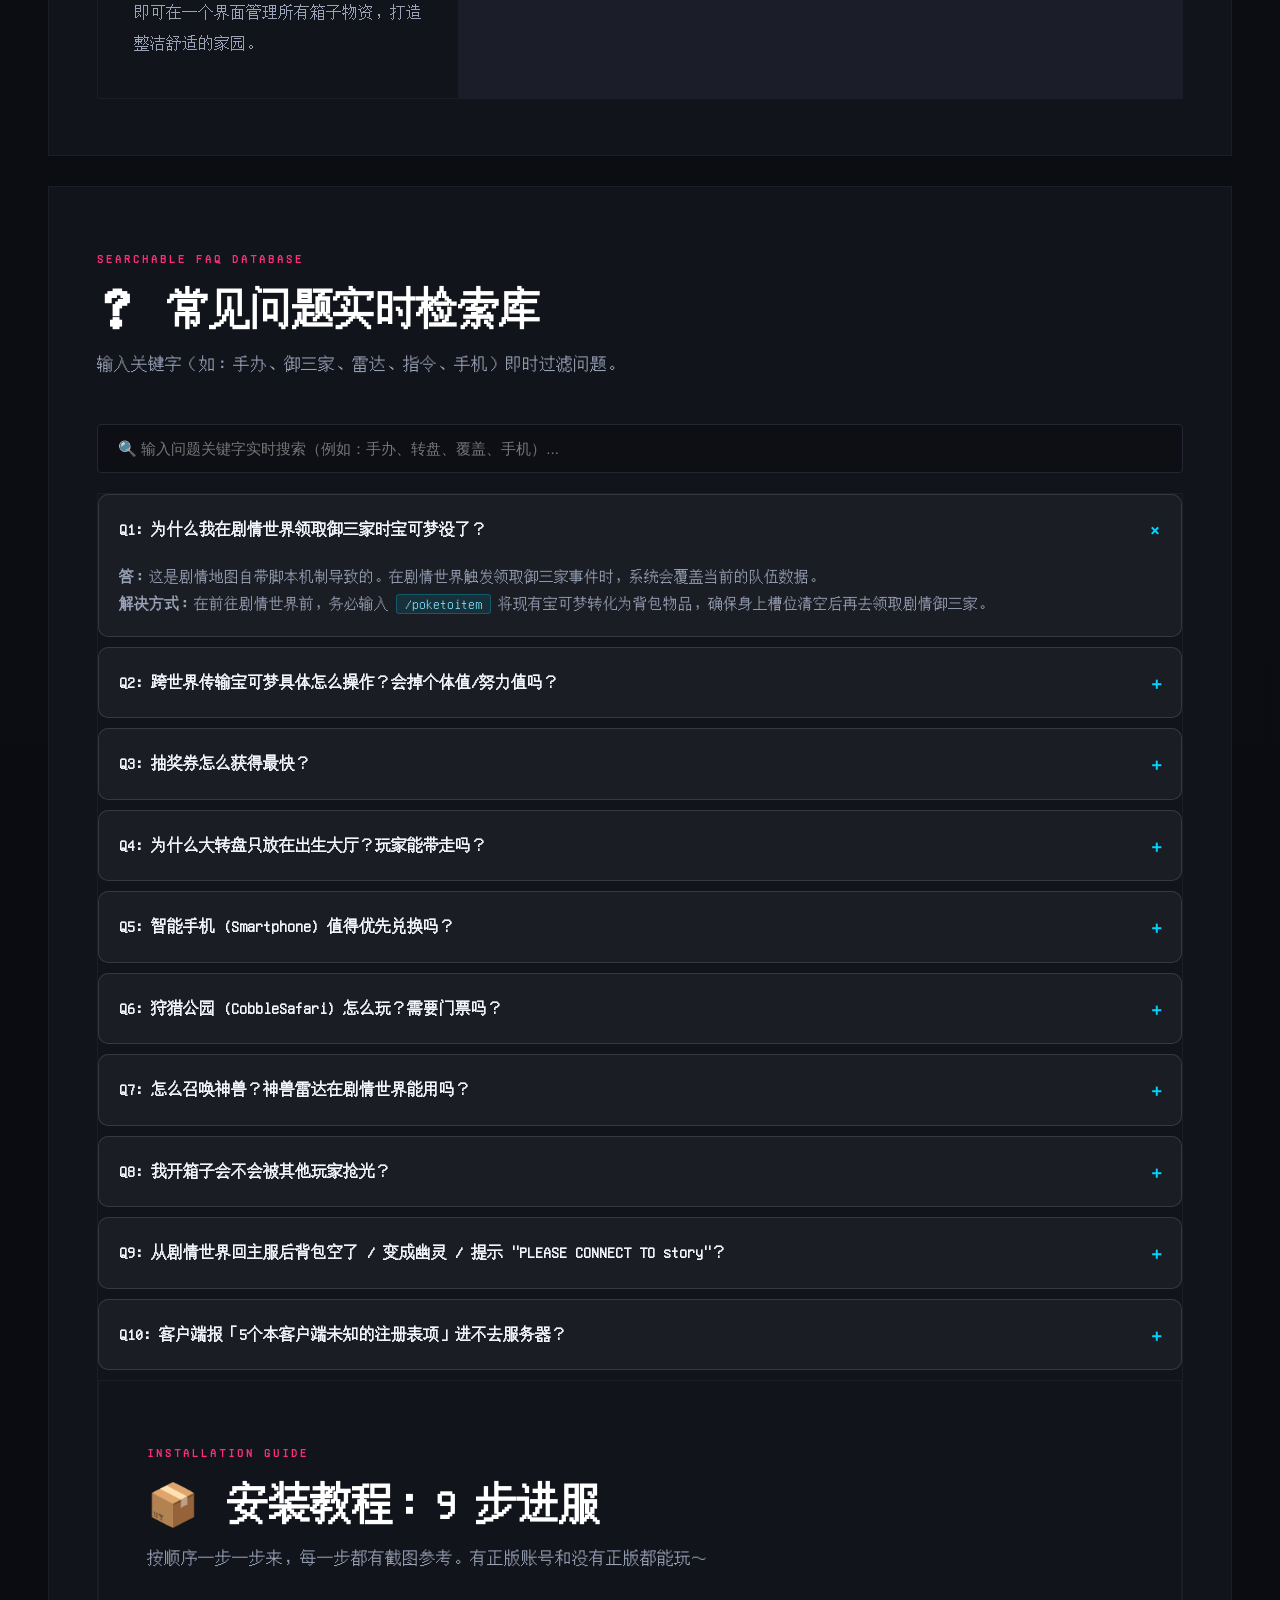
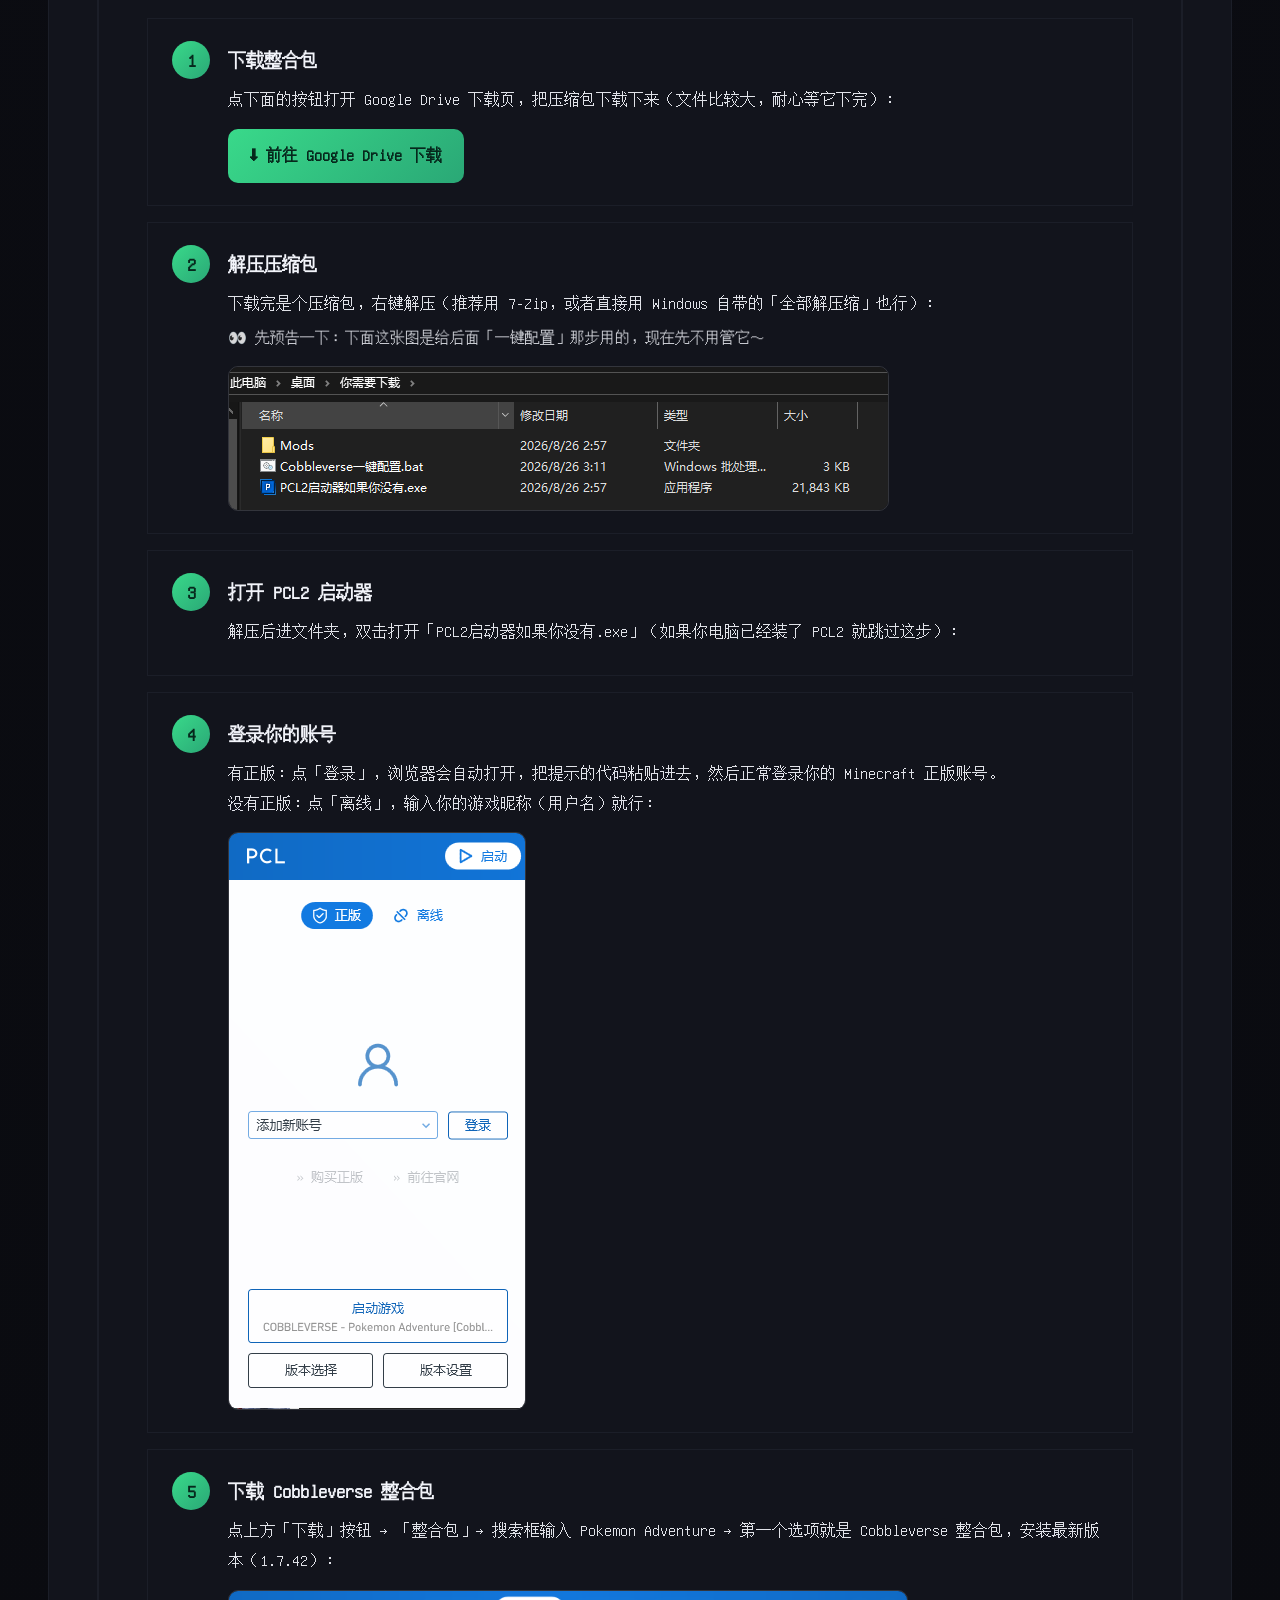
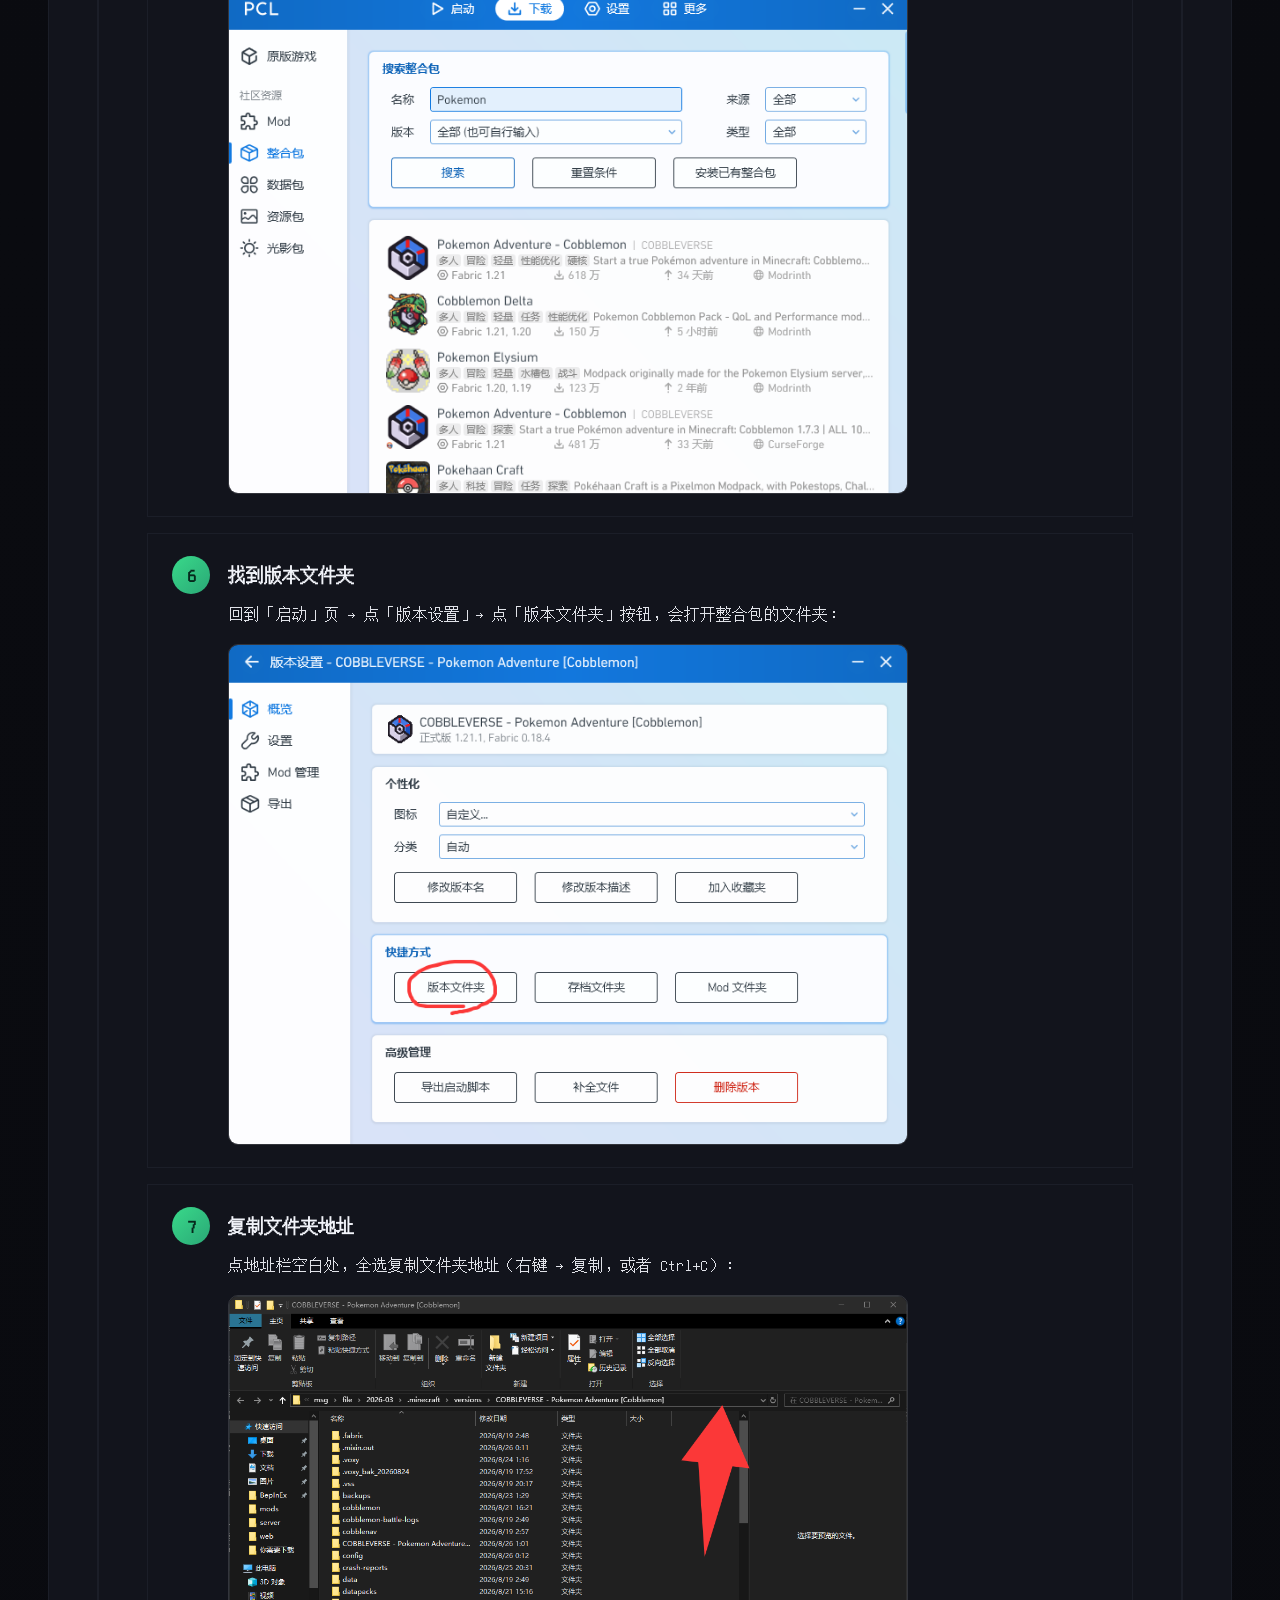
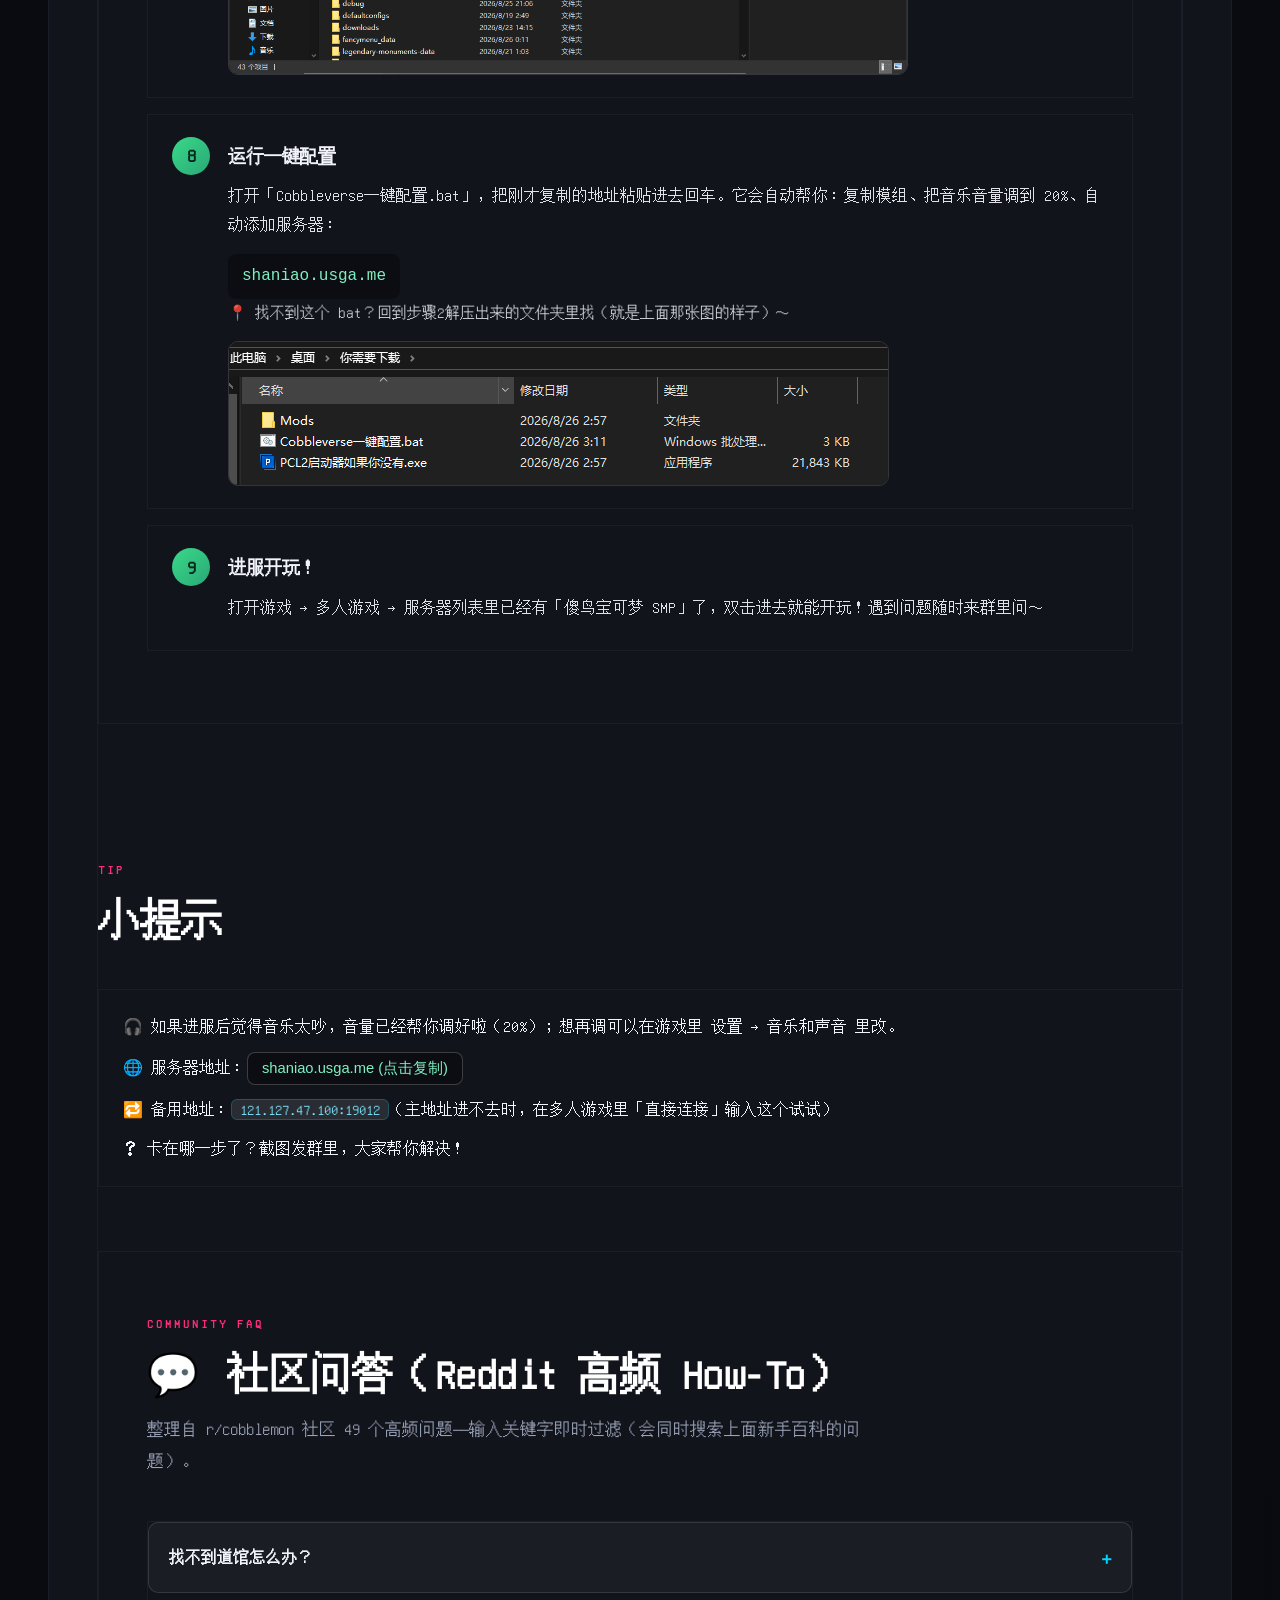
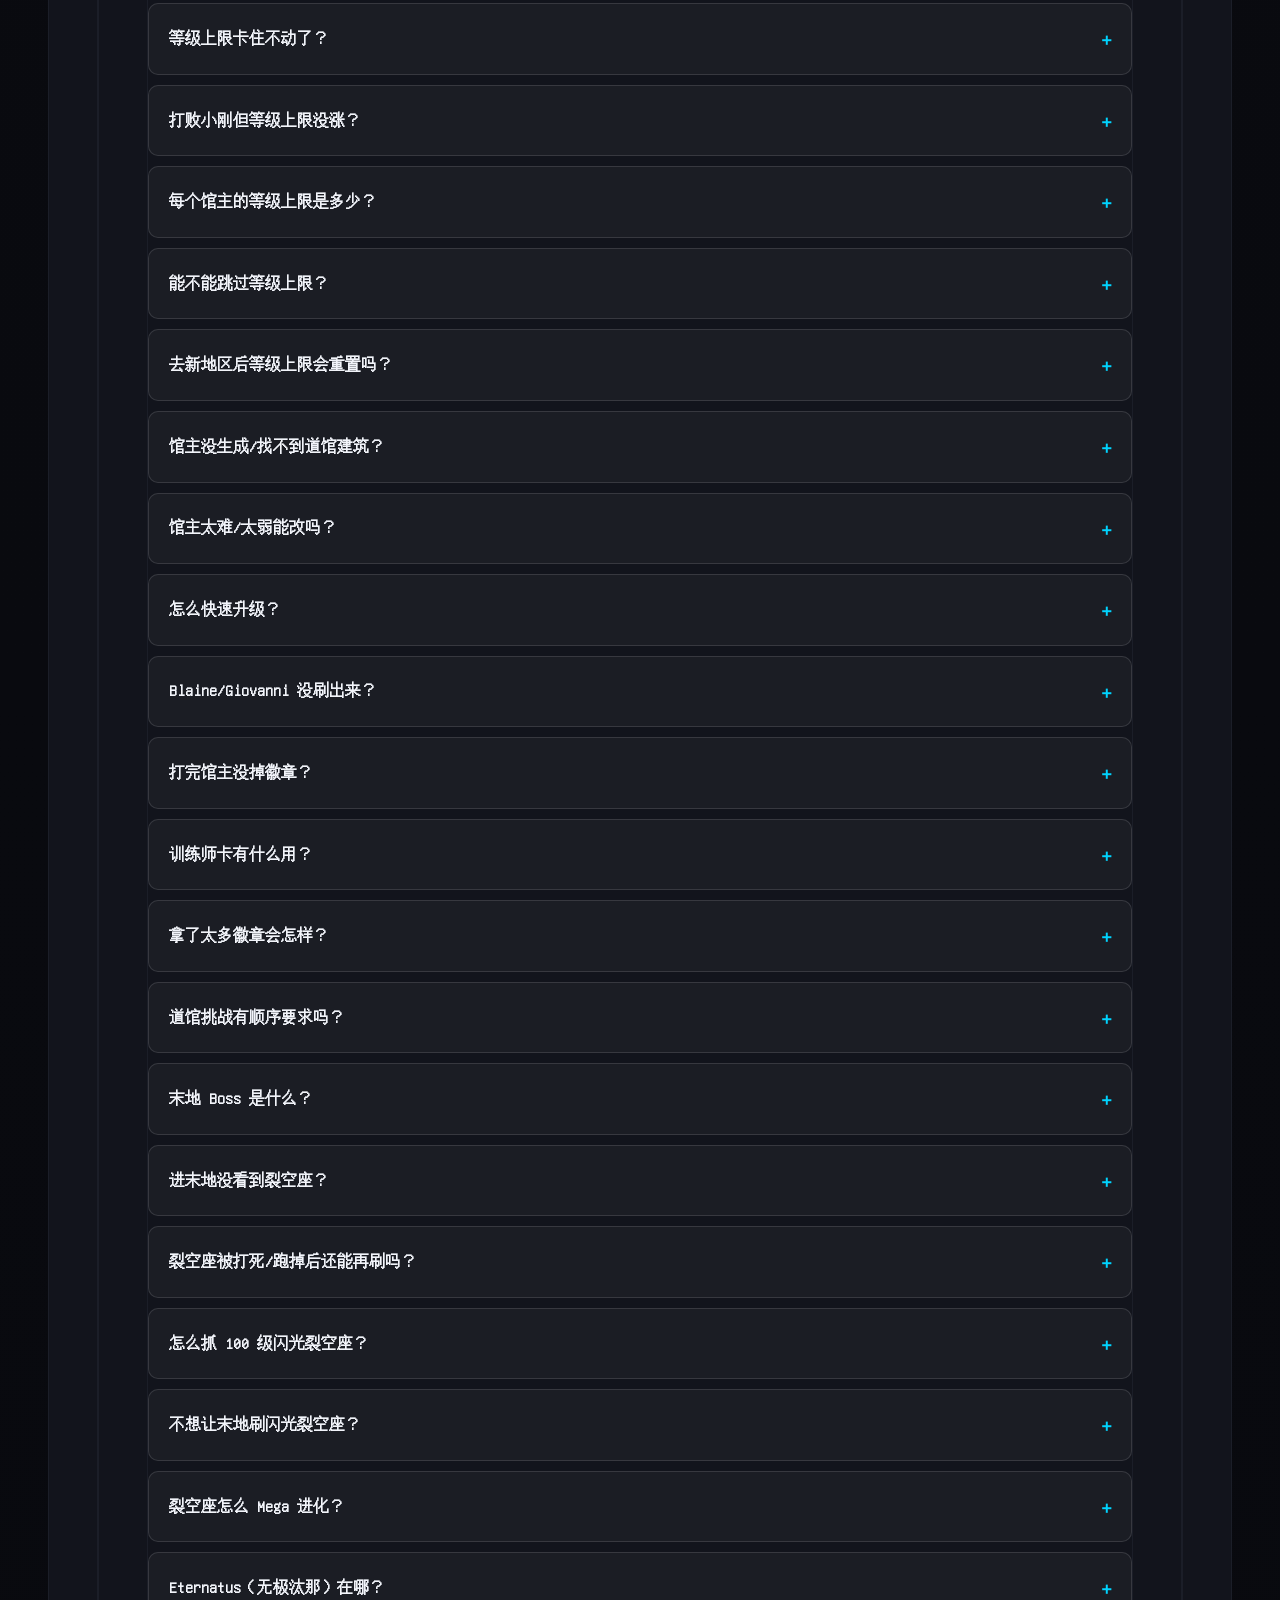
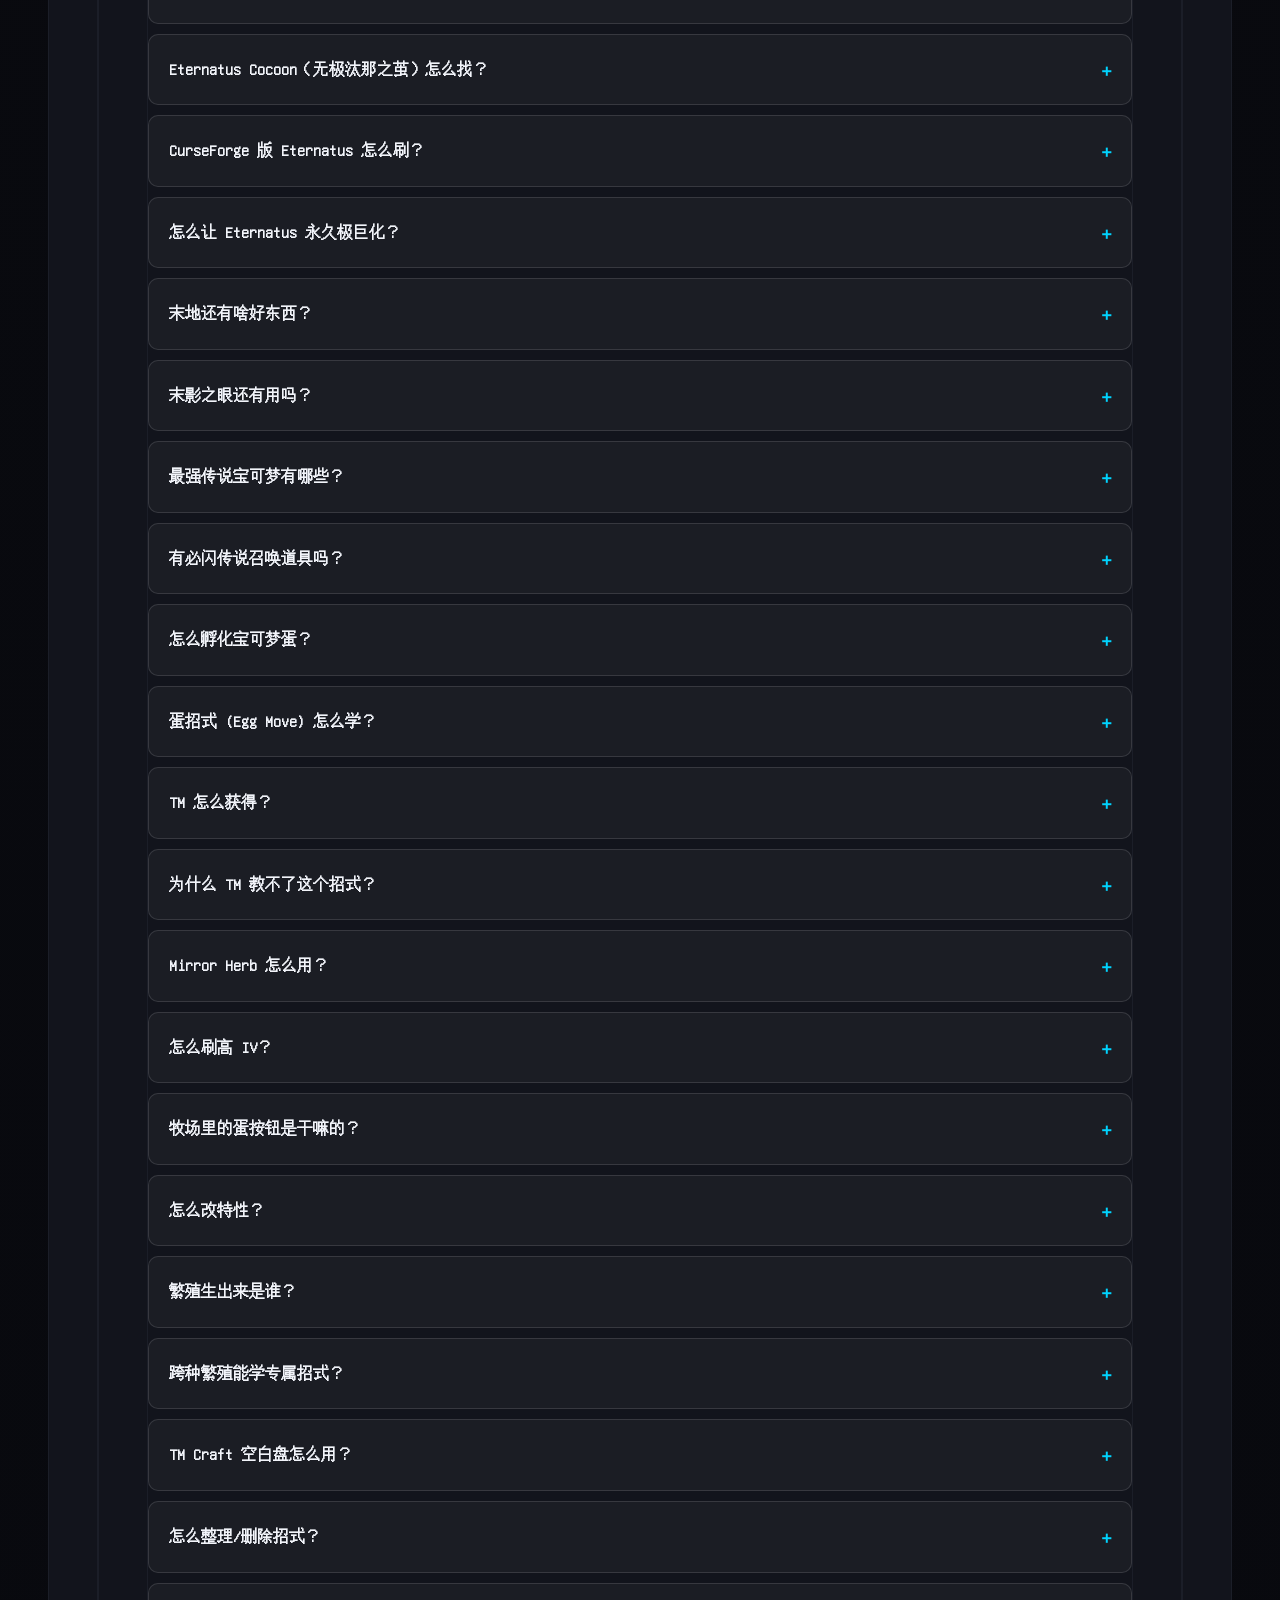
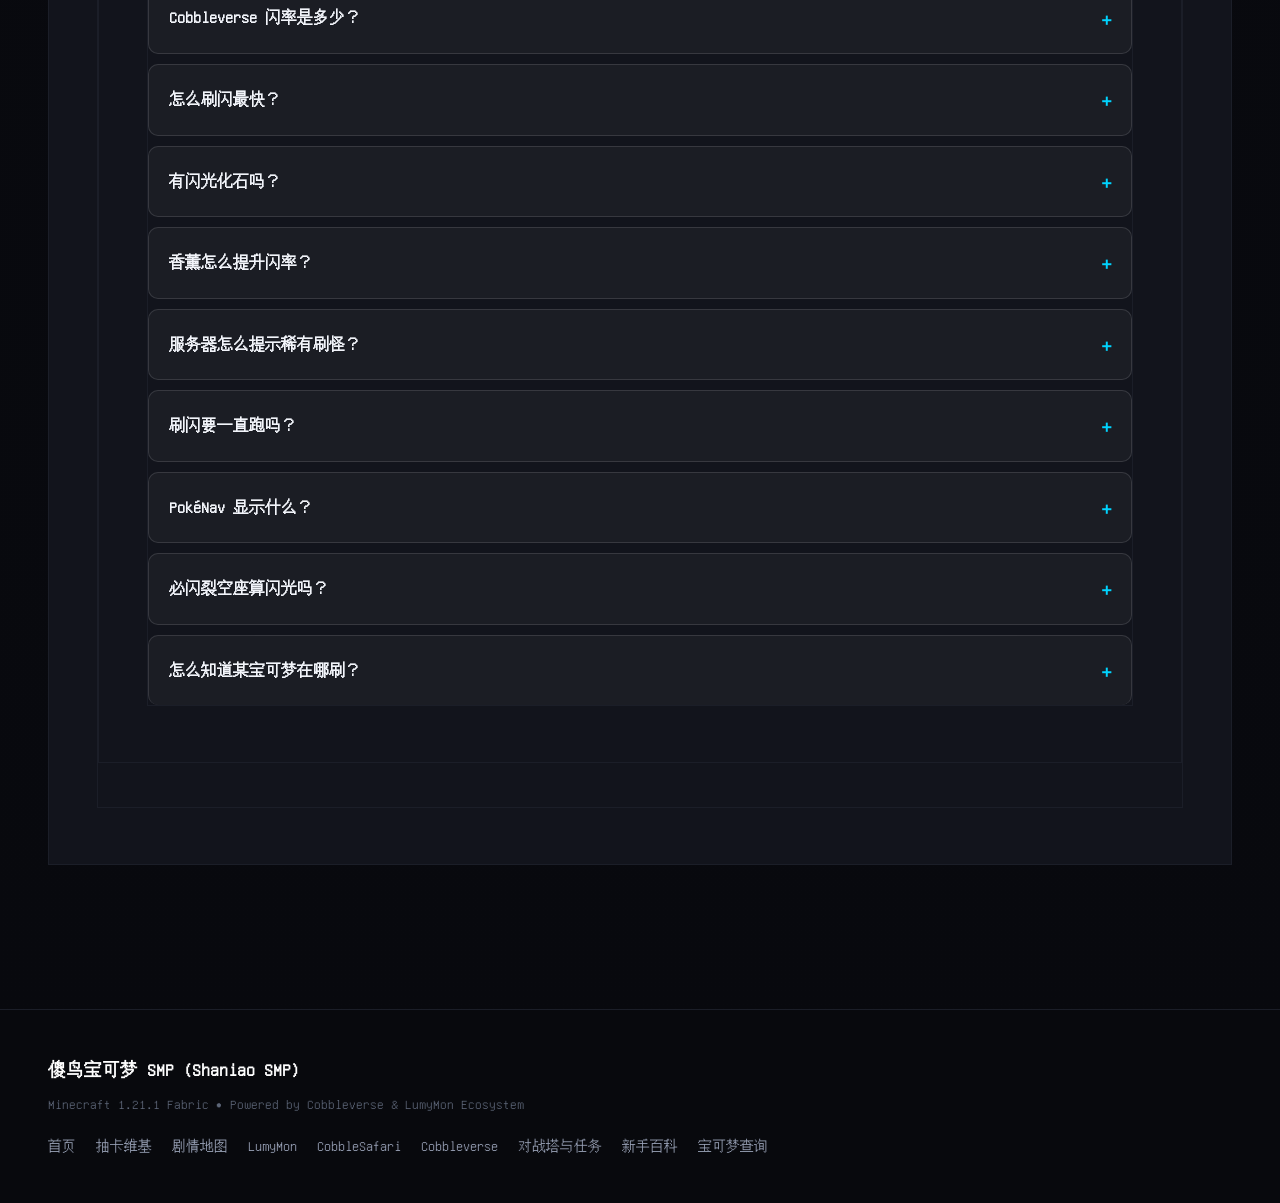
<file: guide.html>
<!DOCTYPE html>
<html lang="zh-CN">
<head>
    <meta charset="UTF-8">
    <meta name="viewport" content="width=device-width, initial-scale=1.0">
    <title>新手百科 · 安装教程 · 社区问答 | 傻鸟宝可梦 SMP Wiki</title>
    <link rel="stylesheet" href="style.css?v=10">
</head>
<body>

    <div class="fixed-bg"></div>
    <svg class="squiggly-defs" aria-hidden="true">
        <filter id="squiggly-filter" x="-15%" y="-25%" width="130%" height="150%">
            <feTurbulence id="squiggly-turb" type="fractalNoise" baseFrequency="0.015 0.015" numOctaves="3" seed="0" result="noise"/>
            <feDisplacementMap id="squiggly-disp" in="SourceGraphic" in2="noise" scale="6" xChannelSelector="R" yChannelSelector="G"/>
        </filter>
    </svg>


    <!-- Navigation Header -->
        <header class="navbar">
        <div class="titlebar">
            <a href="index.html" class="titlebar-left">
                <div class="brand-badge"><img src="Wheel_icon.png" alt="Wheel" class="brand-icon"></div>
                <span class="brand-title">傻鸟宝可梦 SMP</span>
                <span class="brand-tag">Fabric 1.21.1</span>
            </a>
            <div class="window-controls">
                <button class="win-btn" title="最小化" onclick="winFake('min')">─</button>
                <button class="win-btn" title="最大化" onclick="winFake('max')">▢</button>
                <button class="win-btn win-close" title="关闭" onclick="winFake('close')">✕</button>
            </div>
        </div>
        <div class="menubar">
            <ul class="nav-links">
                <li><a href="index.html" class="nav-link">首页</a></li><li><a href="gacha.html" class="nav-link">转盘抽卡</a></li><li><a href="world.html" class="nav-link">世界与传送</a></li><li><a href="lumymon.html" class="nav-link">LumyMon</a></li><li><a href="cobblesafari.html" class="nav-link">CobbleSafari</a></li><li><a href="cobbleverse.html" class="nav-link">Cobbleverse</a></li><li><a href="battletower.html" class="nav-link">对战塔与任务</a></li><li><a href="guide.html" class="nav-link active">新手百科</a></li><li><a href="pokemon.html" class="nav-link">宝可梦查询</a></li>
            </ul>
            <div class="nav-action">
                <button class="btn-ip-copy" onclick="copyServerIP()">
                    <span>🎮</span>
                    <span class="ip-text">shaniao.usga.me</span>
                    <span style="font-size:0.75rem; opacity:0.8;">(点击复制)</span>
                </button>
                <button class="menu-toggle" aria-label="Toggle Navigation">☰</button>
            </div>
        </div>
    </header>

    <main class="main-wrapper">
        <div class="hero-section" style="padding: 30px 0 20px;">
            <div class="hero-pill">
                <span>📖 SURVIVAL HANDBOOK & FAQ</span>
            </div>
            <h1 class="hero-title" style="font-size: clamp(2rem, 4vw, 3rem); margin-bottom: 10px;">
                新手百科 · 安装教程 · <span class="gradient-text squiggly-word">社区问答</span>
            </h1>
            <p class="hero-subtitle" style="margin-bottom: 20px;">
                从进服第一分钟到成为冠军：生存诀窍、9 步安装教程、49 条社区高频问答，一页全收录。
            </p>
        </div>

        <!-- Section 1: Golden Rules -->
        <div class="glass-panel" style="margin-bottom: 30px;">
            <div class="section-header">
                <span class="section-tag">MUST READ RULES</span>
                <h2 class="section-title"><span class="icon">💡</span> 傻鸟服四大黄金法则</h2>
            </div>

            <div class="grid-2">
                <div class="feature-card">
                    <h4 style="color:var(--primary); margin-bottom:8px; font-size:1.1rem;">1. 御三家选择建议</h4>
                    <p class="feature-desc">
                        开局选择御三家时，<strong>尽量避开丰缘三家</strong>（火稚鸡、草苗龟、水跃鱼）。因为进入剧情地图后你将能够直接免费领取一套丰缘御三家，把初始机会留给其他世代更划算！
                    </p>
                </div>

                <div class="feature-card">
                    <h4 style="color:var(--gold); margin-bottom:8px; font-size:1.1rem;">2. 死亡不掉落设置</h4>
                    <p class="feature-desc">
                        服务器开启了 <strong>KeepInventory（死亡不掉落）</strong>，宝可梦也不会因濒死降低亲密度。请放心深入危险矿洞、熔岩区或挑战高难对战塔！
                    </p>
                </div>

                <div class="feature-card">
                    <h4 style="color:var(--accent-cyan); margin-bottom:8px; font-size:1.1rem;">3. 剧情世界箱子必搜</h4>
                    <p class="feature-desc">
                        拿到传送手册进入剧情世界后，每路过一个城镇或道馆都要仔细翻找箱子，每个小镇箱子送 <strong>手办 A x10 + 手办 B x10</strong>，前期 5 分钟就能攒出数张抽奖券！
                    </p>
                </div>

                <div class="feature-card">
                    <h4 style="color:#2ed573; margin-bottom:8px; font-size:1.1rem;">4. 科技生活：Tom's 简易无线存储</h4>
                    <p class="feature-desc">
                        服务器安装了 <code>Tom's Simple Storage</code> 模组。在基地安装存储终端与无线收发器，即可在一个界面管理所有箱子物资，打造整洁舒适的家园。
                    </p>
                </div>
            </div>
        </div>

        <!-- Section 2: Interactive FAQ Accordion -->
        <div class="glass-panel">
            <div class="section-header">
                <span class="section-tag">SEARCHABLE FAQ DATABASE</span>
                <h2 class="section-title"><span class="icon">❓</span> 常见问题实时检索库</h2>
                <p class="section-desc">输入关键字（如：手办、御三家、雷达、指令、手机）即时过滤问题。</p>
            </div>

            <input type="text" id="faqSearchInput" class="faq-search-box" placeholder="🔍 输入问题关键字实时搜索（例如：手办、转盘、覆盖、手机）...">

            <div class="faq-list">
                <div class="faq-item open">
                    <div class="faq-header">
                        <span>Q1: 为什么我在剧情世界领取御三家时宝可梦没了？</span>
                        <span class="toggle-icon">+</span>
                    </div>
                    <div class="faq-body">
                        <strong>答：</strong>这是剧情地图自带脚本机制导致的。在剧情世界触发领取御三家事件时，系统会覆盖当前的队伍数据。<br>
                        <strong>解决方式：</strong>在前往剧情世界前，务必输入 <code>/poketoitem</code> 将现有宝可梦转化为背包物品，确保身上槽位清空后再去领取剧情御三家。
                    </div>
                </div>

                <div class="faq-item">
                    <div class="faq-header">
                        <span>Q2: 跨世界传输宝可梦具体怎么操作？会掉个体值/努力值吗？</span>
                        <span class="toggle-icon">+</span>
                    </div>
                    <div class="faq-body">
                        <strong>答：</strong>绝对不会丢失任何数据！<br>
                        1. 离开当前世界前输入 <code>/poketoitem</code>，宝可梦变成精灵球物品存入背包。<br>
                        2. 传送至新世界后输入 <code>/itemtopoke</code>，即可原原本本释放出来。<br>
                        包括等级、性格、个体值(IVs)、努力值(EVs)、配招、异色闪光全部完美保留。
                    </div>
                </div>

                <div class="faq-item">
                    <div class="faq-header">
                        <span>Q3: 抽奖券怎么获得最快？</span>
                        <span class="toggle-icon">+</span>
                    </div>
                    <div class="faq-body">
                        <strong>答：</strong>最快路径有三条：<br>
                        1. <strong>跑图开荒：</strong>去丰缘剧情世界的小镇开补给箱，每个箱子给 10x 手办A 和 10x 手办B。<br>
                        2. <strong>日常刷任务：</strong>每人 3 个专属任务，挑简单的做，不喜欢的随时按 200 秒冷却刷新。<br>
                        3. <strong>对战塔爬塔：</strong>3 BP 换 5 个自选手办，定向补齐紧缺的手办 A 或 B。<br>
                        集齐 2 个手办 A + 2 个手办 B 到大厅村民处兑换 1 张抽奖券。
                    </div>
                </div>

                <div class="faq-item">
                    <div class="faq-header">
                        <span>Q4: 为什么大转盘只放在出生大厅？玩家能带走吗？</span>
                        <span class="toggle-icon">+</span>
                    </div>
                    <div class="faq-body">
                        <strong>答：</strong>转盘内容纯随机，为了保证全服公平，防止玩家拆下转盘无限放地上重置刷金色 OP 奖项，转盘被严格固定在出生大厅的 8 个指定展位，不可被破坏或带走。
                    </div>
                </div>

                <div class="faq-item">
                    <div class="faq-header">
                        <span>Q5: 智能手机 (Smartphone) 值得优先兑换吗？</span>
                        <span class="toggle-icon">+</span>
                    </div>
                    <div class="faq-body">
                        <strong>答：</strong>绝对物超所值，强烈建议作为第一追求目标！它集成了野外随时随地全队回血治疗、远程打开 PC 仓库、区域生成雷达等神级功能，能极大提升开荒与抓宠效率。
                    </div>
                </div>

                <div class="faq-item">
                    <div class="faq-header">
                        <span>Q6: 狩猎公园 (CobbleSafari) 怎么玩？需要门票吗？</span>
                        <span class="toggle-icon">+</span>
                    </div>
                    <div class="faq-body">
                        <strong>答：</strong>每日免费入场！公园内全天常驻 2 倍闪光概率加成，并且按水、火、草、电等属性严格划分生态区。天空中还会随机飘过热气球空投补给箱，是每天必去的抓宠胜地。
                    </div>
                </div>

                <div class="faq-item">
                    <div class="faq-header">
                        <span>Q7: 怎么召唤神兽？神兽雷达在剧情世界能用吗？</span>
                        <span class="toggle-icon">+</span>
                    </div>
                    <div class="faq-body">
                        <strong>答：</strong>通过抽奖获得或合成线制作出「传说雷达」后，右键雷达会共鸣指向神兽的栖息地坐标。到达坐标后右键召唤神兽降临。<strong>注意：请在生存资源区使用雷达</strong>，剧情世界因冒险模式和空气墙保护可能无法生成神兽祭坛。
                    </div>
                </div>

                <div class="faq-item">
                    <div class="faq-header">
                        <span>Q8: 我开箱子会不会被其他玩家抢光？</span>
                        <span class="toggle-icon">+</span>
                    </div>
                    <div class="faq-body">
                        <strong>答：</strong>完全不用担心！服务器安装了 <code>Lootr</code> 独立宝箱模组，世界里的每一个天然宝箱对于每个玩家都是独立可开的，人人都有属于自己的一份战利品。
                    </div>
                </div>
<div class="faq-item">
                    <div class="faq-header">
                        <span>Q9: 从剧情世界回主服后背包空了 / 变成幽灵 / 提示 "PLEASE CONNECT TO story"？</span>
                        <span class="toggle-icon">+</span>
                    </div>
                    <div class="faq-body">
                        <strong>答：</strong>这是跨服数据同步机制的保护反应，<strong>数据不会丢，不用慌！</strong><br>
                        <strong>原因：</strong>在剧情世界<strong>异常退出</strong>（直接关游戏 / 断线 / 服务器重启）时，你的数据归属标记没有正常重置，主服会误以为「数据属于剧情世界」而拒绝加载，于是背包看着像空了，极端情况会变成幽灵（无敌但捡不了东西）。<br>
                        <strong>解决：</strong>找群主/管理员说一声「跨服卡了」，管理员修正一下数据库标记就能恢复，背包和宝可梦原封不动。<br>
                        <strong>避免：</strong>跨服切换时请走传送点 / 传送指令正常往返，<strong>不要直接关游戏</strong>。正常退出就不会触发。
                    </div>
                </div>

                <div class="faq-item">
                    <div class="faq-header">
                        <span>Q10: 客户端报「5个本客户端未知的注册表项」进不去服务器？</span>
                        <span class="toggle-icon">+</span>
                    </div>
                    <div class="faq-body">
                        <strong>答：</strong>说明你的客户端缺少服务器新增的模组。<br>
                        服务器在原版 Cobbleverse 基础上额外加装了模组（命名空间 <code>gaohaaddiotion</code> 等），只装原版整合包就会出现这个报错。<br>
                        <strong>解决：</strong>按群公告 / 安装教程页提示，更新到最新版整合包，或补装服务器新增的模组文件。
                    </div>
                </div>


        <!-- Section 3: 安装教程（合并自 tutorial.html） -->
        <div class="glass-panel" style="margin-bottom: 30px;">
            <div class="section-header">
                <span class="section-tag">INSTALLATION GUIDE</span>
                <h2 class="section-title"><span class="icon">📦</span> 安装教程：9 步进服</h2>
                <p class="section-desc">按顺序一步一步来，每一步都有截图参考。有正版账号和没有正版都能玩～</p>
            </div>
            <div class="steps-list">

                
        <div class="glass-panel step-card">
            <div class="step-num">1</div>
            <div class="step-body">
                <h3>下载整合包</h3>
                <p>点下面的按钮打开 Google Drive 下载页，把压缩包下载下来（文件比较大，耐心等它下完）：</p>
                <div style="margin-top:14px;"><a class="btn-dl" href="https://drive.google.com/file/d/10p-IoLHu6e7g29ozTY7PCyYMfzItNRLd/view?usp=sharing" target="_blank" rel="noopener">⬇ 前往 Google Drive 下载</a></div>
                
            </div>
        </div>
        <div class="glass-panel step-card">
            <div class="step-num">2</div>
            <div class="step-body">
                <h3>解压压缩包</h3>
                <p>下载完是个压缩包，右键解压（推荐用 7-Zip，或者直接用 Windows 自带的「全部解压缩」也行）：</p>
                <p style="opacity:.85; font-size:.95rem;">👀 先预告一下：下面这张图是给后面「一键配置」那步用的，现在先不用管它～</p>
                <img src="步骤5.png" alt="解压后的文件夹（后面步骤用）" class="step-img" loading="lazy">
            </div>
        </div>
        <div class="glass-panel step-card">
            <div class="step-num">3</div>
            <div class="step-body">
                <h3>打开 PCL2 启动器</h3>
                <p>解压后进文件夹，双击打开「PCL2启动器如果你没有.exe」（如果你电脑已经装了 PCL2 就跳过这步）：</p>
                
                
            </div>
        </div>
        <div class="glass-panel step-card">
            <div class="step-num">4</div>
            <div class="step-body">
                <h3>登录你的账号</h3>
                <p>有正版：点「登录」，浏览器会自动打开，把提示的代码粘贴进去，然后正常登录你的 Minecraft 正版账号。<br>没有正版：点「离线」，输入你的游戏昵称（用户名）就行：</p>
                
                <img src="步骤1.png" alt="步骤4" class="step-img" loading="lazy">
            </div>
        </div>
        <div class="glass-panel step-card">
            <div class="step-num">5</div>
            <div class="step-body">
                <h3>下载 Cobbleverse 整合包</h3>
                <p>点上方「下载」按钮 → 「整合包」→ 搜索框输入 Pokemon Adventure → 第一个选项就是 Cobbleverse 整合包，安装最新版本（1.7.42）：</p>
                
                <img src="步骤2.png" alt="步骤5" class="step-img" loading="lazy">
            </div>
        </div>
        <div class="glass-panel step-card">
            <div class="step-num">6</div>
            <div class="step-body">
                <h3>找到版本文件夹</h3>
                <p>回到「启动」页 → 点「版本设置」→ 点「版本文件夹」按钮，会打开整合包的文件夹：</p>
                
                <img src="步骤3.png" alt="步骤6" class="step-img" loading="lazy">
            </div>
        </div>
        <div class="glass-panel step-card">
            <div class="step-num">7</div>
            <div class="step-body">
                <h3>复制文件夹地址</h3>
                <p>点地址栏空白处，全选复制文件夹地址（右键 → 复制，或者 Ctrl+C）：</p>
                
                <img src="步骤4.png" alt="步骤7" class="step-img" loading="lazy">
            </div>
        </div>
        <div class="glass-panel step-card">
            <div class="step-num">8</div>
            <div class="step-body">
                <h3>运行一键配置</h3>
                <p>打开「Cobbleverse一键配置.bat」，把刚才复制的地址粘贴进去回车。它会自动帮你：复制模组、把音乐音量调到 20%、自动添加服务器：</p>
                <div style="margin-top:14px;"><pre class="ip-line">shaniao.usga.me</pre></div>
                <p style="opacity:.85; font-size:.95rem;">📍 找不到这个 bat？回到步骤2解压出来的文件夹里找（就是上面那张图的样子）～</p>
                <img src="步骤5.png" alt="一键配置 bat（在解压文件夹里）" class="step-img" loading="lazy">
            </div>
        </div>
        <div class="glass-panel step-card">
            <div class="step-num">9</div>
            <div class="step-body">
                <h3>进服开玩！</h3>
                <p>打开游戏 → 多人游戏 → 服务器列表里已经有「傻鸟宝可梦 SMP」了，双击进去就能开玩！遇到问题随时来群里问～</p>
                
                
            </div>
        </div>
            
            </div>
        </div>

        <section class="content-section">
            <div class="section-header">
                <div class="section-tag">TIP</div>
                <h2 class="section-title">小提示</h2>
            </div>
            <div class="glass-panel" style="padding:22px 24px;">
                <p>🎧 如果进服后觉得音乐太吵，音量已经帮你调好啦（20%）；想再调可以在游戏里 设置 → 音乐和声音 里改。</p>
                <p style="margin-top:10px;">🌐 服务器地址：<button class="btn-ip-copy-inline" onclick="copyServerIP()">shaniao.usga.me (点击复制)</button></p>
                <p style="margin-top:10px;">🔁 备用地址：<code style="background:rgba(255,255,255,.1);padding:2px 8px;border-radius:6px;">121.127.47.100:19012</code>（主地址进不去时，在多人游戏里「直接连接」输入这个试试）</p>
                <p style="margin-top:10px;">❓ 卡在哪一步了？截图发群里，大家帮你解决！</p>
            </div>
        </section>

        <!-- Section 4: 社区问答（合并自 faq.html） -->
        <div class="glass-panel">
            <div class="section-header">
                <span class="section-tag">COMMUNITY FAQ</span>
                <h2 class="section-title"><span class="icon">💬</span> 社区问答（Reddit 高频 How-To）</h2>
                <p class="section-desc">整理自 r/cobblemon 社区 49 个高频问题——输入关键字即时过滤（会同时搜索上面新手百科的问题）。</p>
            </div>
            <div class="faq-list">
<div class="faq-item"><div class="faq-header"><span>找不到道馆怎么办？</span><span class="toggle-icon">+</span></div><div class="faq-body">用训练师卡查看当前目标和要打的训练家；开局送第一个道馆（尼比）地图；失业村民+制图台可变地图向导村民交易道馆地图；屋顶颜色认路。第一个道馆必须是 Brock。</div></div>
<div class="faq-item"><div class="faq-header"><span>等级上限卡住不动了？</span><span class="toggle-icon">+</span></div><div class="faq-body">默认上限 25 级，必须击败馆主/重要训练家逐步突破，每赢一场 +5~10 级，最终 100 级。</div></div>
<div class="faq-item"><div class="faq-header"><span>打败小刚但等级上限没涨？</span><span class="toggle-icon">+</span></div><div class="faq-body">需要找 Trainer Association 特殊村民（所有村庄都会刷），对话选择你的系列 (Series) 后上限才会开始提升。</div></div>
<div class="faq-item"><div class="faq-header"><span>每个馆主的等级上限是多少？</span><span class="toggle-icon">+</span></div><div class="faq-body">训练师卡会实时显示当前上限和进度；每场馆主/四天王战提升 5~10 级。</div></div>
<div class="faq-item"><div class="faq-header"><span>能不能跳过等级上限？</span><span class="toggle-icon">+</span></div><div class="faq-body">开作弊可拿满徽章或直接用 /rctmod player set progress 命令推进（需服务器允许作弊）。</div></div>
<div class="faq-item"><div class="faq-header"><span>去新地区后等级上限会重置吗？</span><span class="toggle-icon">+</span></div><div class="faq-body">会。地区进度绑定训练师卡，切到新地区上限按该地区进度重新计算。</div></div>
<div class="faq-item"><div class="faq-header"><span>馆主没生成/找不到道馆建筑？</span><span class="toggle-icon">+</span></div><div class="faq-body">地区道馆只在未加载的新区块生成；可 /datapack enable 强制解锁或 /locate 定位。</div></div>
<div class="faq-item"><div class="faq-header"><span>馆主太难/太弱能改吗？</span><span class="toggle-icon">+</span></div><div class="faq-body">馆主队伍基本硬编码。加难度可自己把上限设为与馆主最强宝可梦同级，或用 Radical Cobblemon Trainer 自定义队伍。</div></div>
<div class="faq-item"><div class="faq-header"><span>怎么快速升级？</span><span class="toggle-icon">+</span></div><div class="faq-body">打高等级野怪（末地高等级未知图腾）、吃稀有糖果、或找朋友的高等级幸福蛋 (Blissey) 对刷。</div></div>
<div class="faq-item"><div class="faq-header"><span>Blaine/Giovanni 没刷出来？</span><span class="toggle-icon">+</span></div><div class="faq-body">先确认地区已解锁且区块已加载；不行就 /function setup 或 /datapack enable 强制生成。</div></div>
<div class="faq-item"><div class="faq-header"><span>打完馆主没掉徽章？</span><span class="toggle-icon">+</span></div><div class="faq-body">1.7.31 起徽章盒 (Badge Box) 只在馆主首次被击败时掉落，注意别漏捡。</div></div>
<div class="faq-item"><div class="faq-header"><span>训练师卡有什么用？</span><span class="toggle-icon">+</span></div><div class="faq-body">显示当前等级上限、地区进度图、下一个要打的训练家，是核心进度工具。</div></div>
<div class="faq-item"><div class="faq-header"><span>拿了太多徽章会怎样？</span><span class="toggle-icon">+</span></div><div class="faq-body">进度正常推进；若想跨区提前解锁，可用训练师卡重置或 /rctmod 调整系列。</div></div>
<div class="faq-item"><div class="faq-header"><span>道馆挑战有顺序要求吗？</span><span class="toggle-icon">+</span></div><div class="faq-body">有。地区内按馆主顺序推进，击败当前目标后训练师卡会提示下一位。</div></div>
<div class="faq-item"><div class="faq-header"><span>末地 Boss 是什么？</span><span class="toggle-icon">+</span></div><div class="faq-body">不是末影龙——是 100 级必闪裂空座 (Shiny Lv100 Rayquaza)！第一次进末地必定刷新。</div></div>
<div class="faq-item"><div class="faq-header"><span>进末地没看到裂空座？</span><span class="toggle-icon">+</span></div><div class="faq-body">多人同进可能触发 bug。退出末地执行 /advancement revoke @a only minecraft:story/enter_the_end 再进，或用 /function Cobbleverse:spawn_rayquaza。</div></div>
<div class="faq-item"><div class="faq-header"><span>裂空座被打死/跑掉后还能再刷吗？</span><span class="toggle-icon">+</span></div><div class="faq-body">删掉 enter_the_end 成就重新进末地即可再次刷新。</div></div>
<div class="faq-item"><div class="faq-header"><span>怎么抓 100 级闪光裂空座？</span><span class="toggle-icon">+</span></div><div class="faq-body">备好大师球或大量高级球+催眠/麻痹状态，抓失败可重进重刷。</div></div>
<div class="faq-item"><div class="faq-header"><span>不想让末地刷闪光裂空座？</span><span class="toggle-icon">+</span></div><div class="faq-body">Lumyverse 官方有禁用教程：lumyverse.com/en/cobbleverse/how-to-disable-rayquaza-in-the-end/</div></div>
<div class="faq-item"><div class="faq-header"><span>裂空座怎么 Mega 进化？</span><span class="toggle-icon">+</span></div><div class="faq-body">给它学画龙点睛 (Dragon Ascent) 后，宝可梦菜单会出现 Mega 进化按钮。</div></div>
<div class="faq-item"><div class="faq-header"><span>Eternatus（无极汰那）在哪？</span><span class="toggle-icon">+</span></div><div class="faq-body">末地 End Barrens 生物群系的地下固体方块上，70~75 级，超稀有生成。</div></div>
<div class="faq-item"><div class="faq-header"><span>Eternatus Cocoon（无极汰那之茧）怎么找？</span><span class="toggle-icon">+</span></div><div class="faq-body">集齐 500 伽勒尔粒子后去末地；用宝可梦雷达（需 Locator Chip）+ 末地制图台合成地图定位。</div></div>
<div class="faq-item"><div class="faq-header"><span>CurseForge 版 Eternatus 怎么刷？</span><span class="toggle-icon">+</span></div><div class="faq-body">在 End Barrens 用端石搭 3 层 12x12 平台（每层间隔 10 格高）即可满足生成条件。</div></div>
<div class="faq-item"><div class="faq-header"><span>怎么让 Eternatus 永久极巨化？</span><span class="toggle-icon">+</span></div><div class="faq-body">给它一个星之核 (Star Core) 道具就能永久保持 Eternamax 形态。</div></div>
<div class="faq-item"><div class="faq-header"><span>末地还有啥好东西？</span><span class="toggle-icon">+</span></div><div class="faq-body">Locator Chip（宝可梦雷达材料）藏在试炼密室 (Trial Chambers) 的凶兆宝库 (Ominous Vaults) 里。</div></div>
<div class="faq-item"><div class="faq-header"><span>末影之眼还有用吗？</span><span class="toggle-icon">+</span></div><div class="faq-body">有！进末地仍走原版流程：末影之眼找要塞、激活传送门进入。</div></div>
<div class="faq-item"><div class="faq-header"><span>最强传说宝可梦有哪些？</span><span class="toggle-icon">+</span></div><div class="faq-body">Mega 裂空座、Zacian、Calyrex 双马合体、Urshifu、Miraidon、原始固拉多/盖欧卡、Xerneas、Chien-Pao、究极奈克洛兹玛等。</div></div>
<div class="faq-item"><div class="faq-header"><span>有必闪传说召唤道具吗？</span><span class="toggle-icon">+</span></div><div class="faq-body">有！在 JEI 里搜 Shining / Shiny / Radiant 版召唤道具，可在对应结构召唤闪光传说。</div></div>
<div class="faq-item"><div class="faq-header"><span>怎么孵化宝可梦蛋？</span><span class="toggle-icon">+</span></div><div class="faq-body">同蛋组、异性两只放牧场，雌性会生蛋——蛋出现在牧场方块背面的巢里。</div></div>
<div class="faq-item"><div class="faq-header"><span>蛋招式 (Egg Move) 怎么学？</span><span class="toggle-icon">+</span></div><div class="faq-body">最方便是用 Cobblecuisine 的紫罗兰奶昔 (Deluxe Violet Shake)，一次给 2~3 个蛋招式；或用 Mirror Herb 在牧场复制。</div></div>
<div class="faq-item"><div class="faq-header"><span>TM 怎么获得？</span><span class="toggle-icon">+</span></div><div class="faq-body">宝箱、道馆战掉落、TM Craft 合成（空白盘从铜到下界合金）、百货商店购买。</div></div>
<div class="faq-item"><div class="faq-header"><span>为什么 TM 教不了这个招式？</span><span class="toggle-icon">+</span></div><div class="faq-body">蛋招式/星招式/导师招式不能靠 TM 学，蛋招式必须用奶昔或繁殖获得。</div></div>
<div class="faq-item"><div class="faq-header"><span>Mirror Herb 怎么用？</span><span class="toggle-icon">+</span></div><div class="faq-body">把带目标招式的宝可梦和要学的宝可梦放同一牧场，给要学的带上 Mirror Herb，等几分钟即可复制。</div></div>
<div class="faq-item"><div class="faq-header"><span>怎么刷高 IV？</span><span class="toggle-icon">+</span></div><div class="faq-body">繁殖：新蛋随机继承父母 IV，把高 IV 后代继续当父母繁殖，逐代提纯。</div></div>
<div class="faq-item"><div class="faq-header"><span>牧场里的蛋按钮是干嘛的？</span><span class="toggle-icon">+</span></div><div class="faq-body">那是禁用繁殖的开关，开启后该牧场不再生蛋。</div></div>
<div class="faq-item"><div class="faq-header"><span>怎么改特性？</span><span class="toggle-icon">+</span></div><div class="faq-body">能力胶囊改普通特性，能力补丁改隐藏特性。</div></div>
<div class="faq-item"><div class="faq-header"><span>繁殖生出来是谁？</span><span class="toggle-icon">+</span></div><div class="faq-body">永远是雌性那一方的物种。</div></div>
<div class="faq-item"><div class="faq-header"><span>跨种繁殖能学专属招式？</span><span class="toggle-icon">+</span></div><div class="faq-body">同蛋组跨种繁殖，后代可能遗传平时学不到的专属蛋招式。</div></div>
<div class="faq-item"><div class="faq-header"><span>TM Craft 空白盘怎么用？</span><span class="toggle-icon">+</span></div><div class="faq-body">空白盘可复制队伍里另一只宝可梦的招式；招式越强所需空白盘等级越高。</div></div>
<div class="faq-item"><div class="faq-header"><span>怎么整理/删除招式？</span><span class="toggle-icon">+</span></div><div class="faq-body">在宝可梦可回忆招式列表中整理腾位，回忆列表也在那里。</div></div>
<div class="faq-item"><div class="faq-header"><span>Cobbleverse 闪率是多少？</span><span class="toggle-icon">+</span></div><div class="faq-body">约 1/2048（比现代游戏 1/4096 更高）；可在模组设置里搜 shiny 查看具体数值。</div></div>
<div class="faq-item"><div class="faq-header"><span>怎么刷闪最快？</span><span class="toggle-icon">+</span></div><div class="faq-body">跑图/飞行触发新刷怪 + 香薰料理加成 + 繁殖；装 Cobblemon Spawn Notification 模组提示稀有刷怪。</div></div>
<div class="faq-item"><div class="faq-header"><span>有闪光化石吗？</span><span class="toggle-icon">+</span></div><div class="faq-body">有，洞穴生物群系里的化石和普通宝可梦一样有闪率。</div></div>
<div class="faq-item"><div class="faq-header"><span>香薰怎么提升闪率？</span><span class="toggle-icon">+</span></div><div class="faq-body">Cobblecuisine 的香薰类消耗品叠加提升刷怪闪率，PokéNav 上能看到加成百分比。</div></div>
<div class="faq-item"><div class="faq-header"><span>服务器怎么提示稀有刷怪？</span><span class="toggle-icon">+</span></div><div class="faq-body">给客户端/服务端加 Cobblemon Spawn Notification 模组即可。</div></div>
<div class="faq-item"><div class="faq-header"><span>刷闪要一直跑吗？</span><span class="toggle-icon">+</span></div><div class="faq-body">跑动/飞行刷新新区块；也可建矿车轨道 AFK 挂机刷。</div></div>
<div class="faq-item"><div class="faq-header"><span>PokéNav 显示什么？</span><span class="toggle-icon">+</span></div><div class="faq-body">显示当前香薰/料理的闪率与刷怪加成，方便判断要不要补消耗品。</div></div>
<div class="faq-item"><div class="faq-header"><span>必闪裂空座算闪光吗？</span><span class="toggle-icon">+</span></div><div class="faq-body">算！100 级必闪是 Cobbleverse 的福利，抓到的就是真·闪光裂空座。</div></div>
<div class="faq-item"><div class="faq-header"><span>怎么知道某宝可梦在哪刷？</span><span class="toggle-icon">+</span></div><div class="faq-body">右键 PokéSnack 查看激活后的生成概率；Lumyverse 官网也有全宝可梦刷怪表。</div></div>
            </div>
        </div>
    </main>

    <!-- Footer -->
    <footer class="footer">
        <div class="footer-inner">
            <div>
                <div style="font-weight: 800; font-size: 1.1rem; color: #fff; margin-bottom: 6px;">傻鸟宝可梦 SMP (Shaniao SMP)</div>
                <div class="footer-meta">Minecraft 1.21.1 Fabric • Powered by Cobbleverse & LumyMon Ecosystem</div>
            </div>
            <div class="footer-links">
                <a href="index.html" class="footer-link">首页</a>
                <a href="gacha.html" class="footer-link">抽卡维基</a>
                <a href="world.html" class="footer-link">剧情地图</a>
                <a href="lumymon.html" class="footer-link">LumyMon</a>
                <a href="cobblesafari.html" class="footer-link">CobbleSafari</a>
                <a href="cobbleverse.html" class="footer-link">Cobbleverse</a>
                <a href="battletower.html" class="footer-link">对战塔与任务</a>
                <a href="guide.html" class="footer-link">新手百科</a>
                <a href="pokemon.html" class="footer-link">宝可梦查询</a>
            </div>
        </div>
    </footer>

    <style>
.btn-dl { display:inline-block; background:linear-gradient(135deg,#39d98a,#2aa876); color:#06281c; font-weight:700; padding:12px 22px; border-radius:10px; text-decoration:none; }
        .btn-dl:hover { filter:brightness(1.1); }
        .step-card { display:flex; gap:18px; align-items:flex-start; padding:22px 24px; margin-bottom:16px; }
        .step-num { flex:0 0 auto; width:38px; height:38px; border-radius:50%; background:linear-gradient(135deg,#39d98a,#2aa876); color:#06281c; font-weight:800; font-size:1.15rem; display:flex; align-items:center; justify-content:center; }
        .step-body { flex:1; min-width:0; }
        .step-body h3 { margin:2px 0 8px; font-size:1.15rem; }
        .step-body p { margin:0 0 6px; opacity:.92; }
        .step-img { display:block; max-width:min(680px,100%); border-radius:10px; margin-top:14px; border:1px solid rgba(255,255,255,.14); }
        .ip-line { display:inline-block; background:rgba(0,0,0,.35); padding:8px 14px; border-radius:8px; font-family:Consolas,monospace; color:#7ef0c0; }
        .btn-ip-copy-inline { background:rgba(0,0,0,.3); border:1px solid rgba(255,255,255,.2); color:#7ef0c0; padding:6px 14px; border-radius:8px; cursor:pointer; font-size:.92rem; }
        .btn-ip-copy-inline:hover { background:rgba(57,217,138,.15); }
    </style>

    <script src="script.js?v=10"></script>
</body>
</html>
</file>
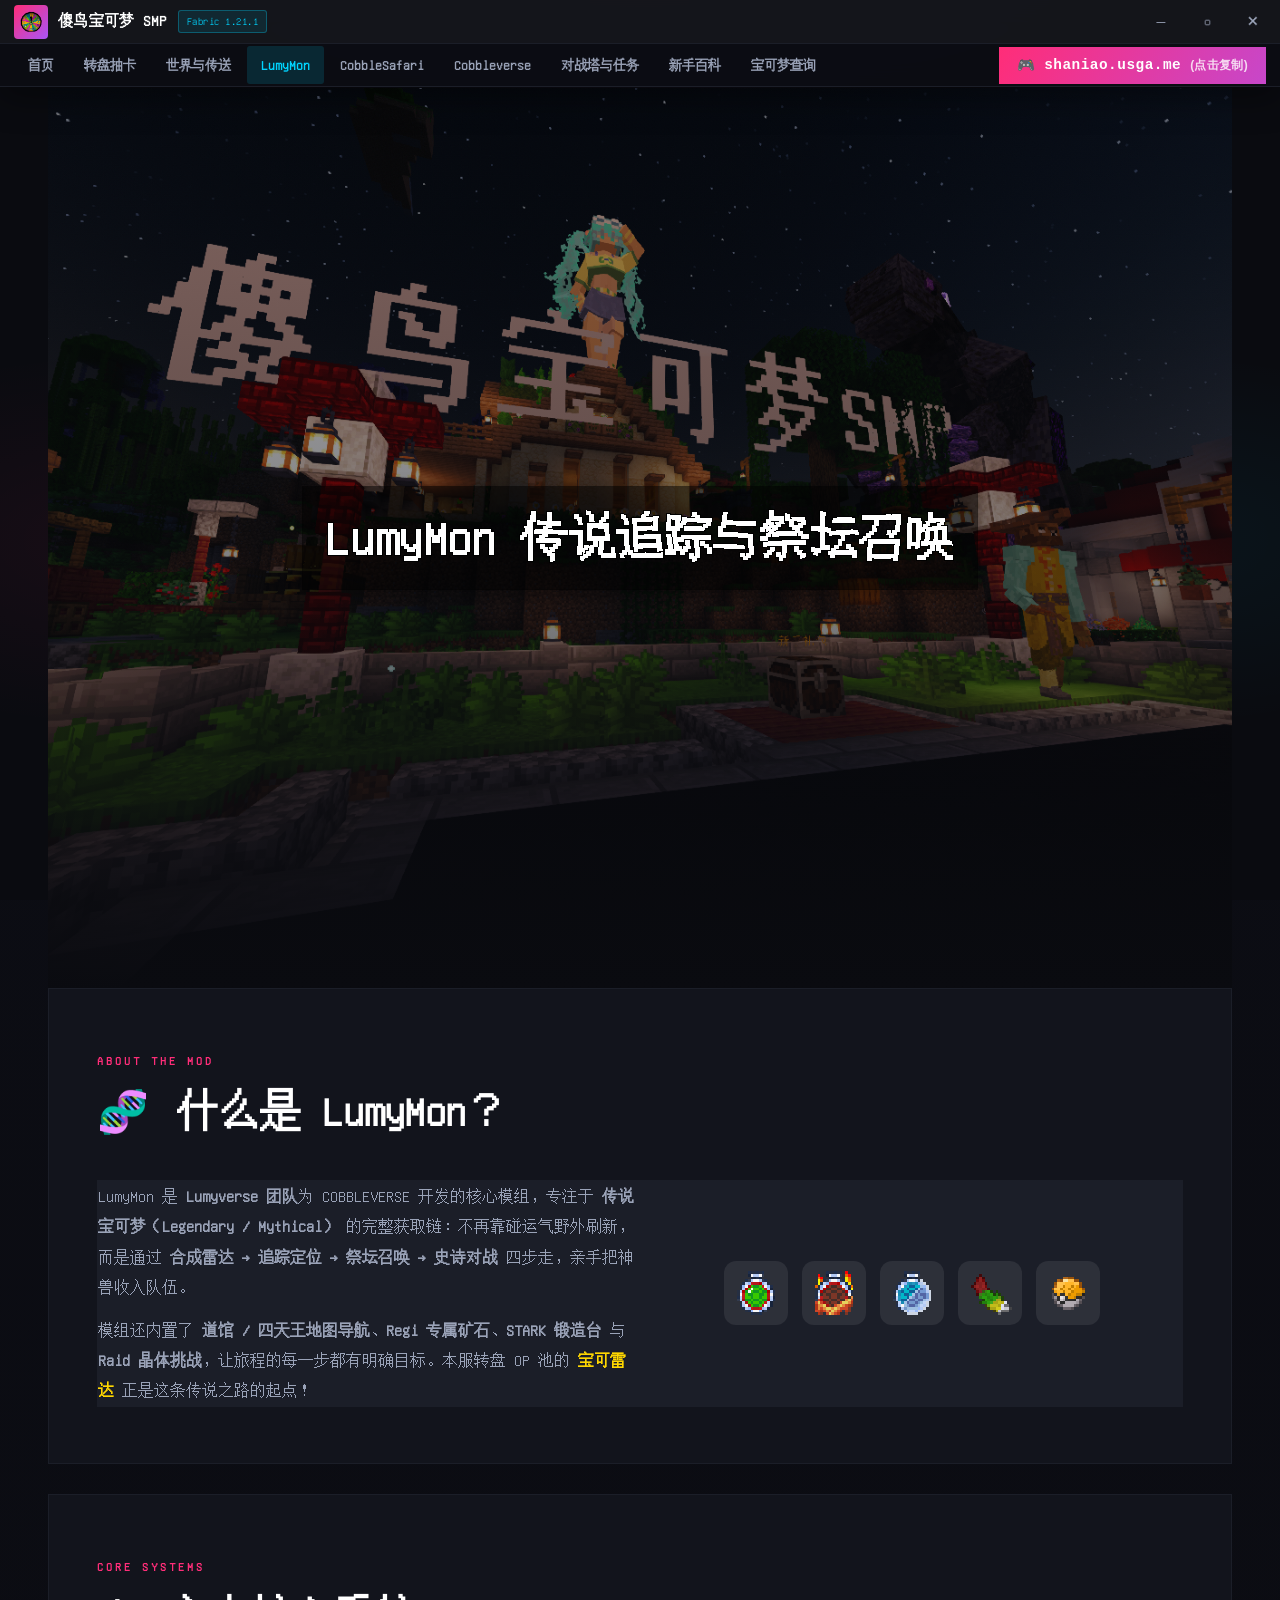
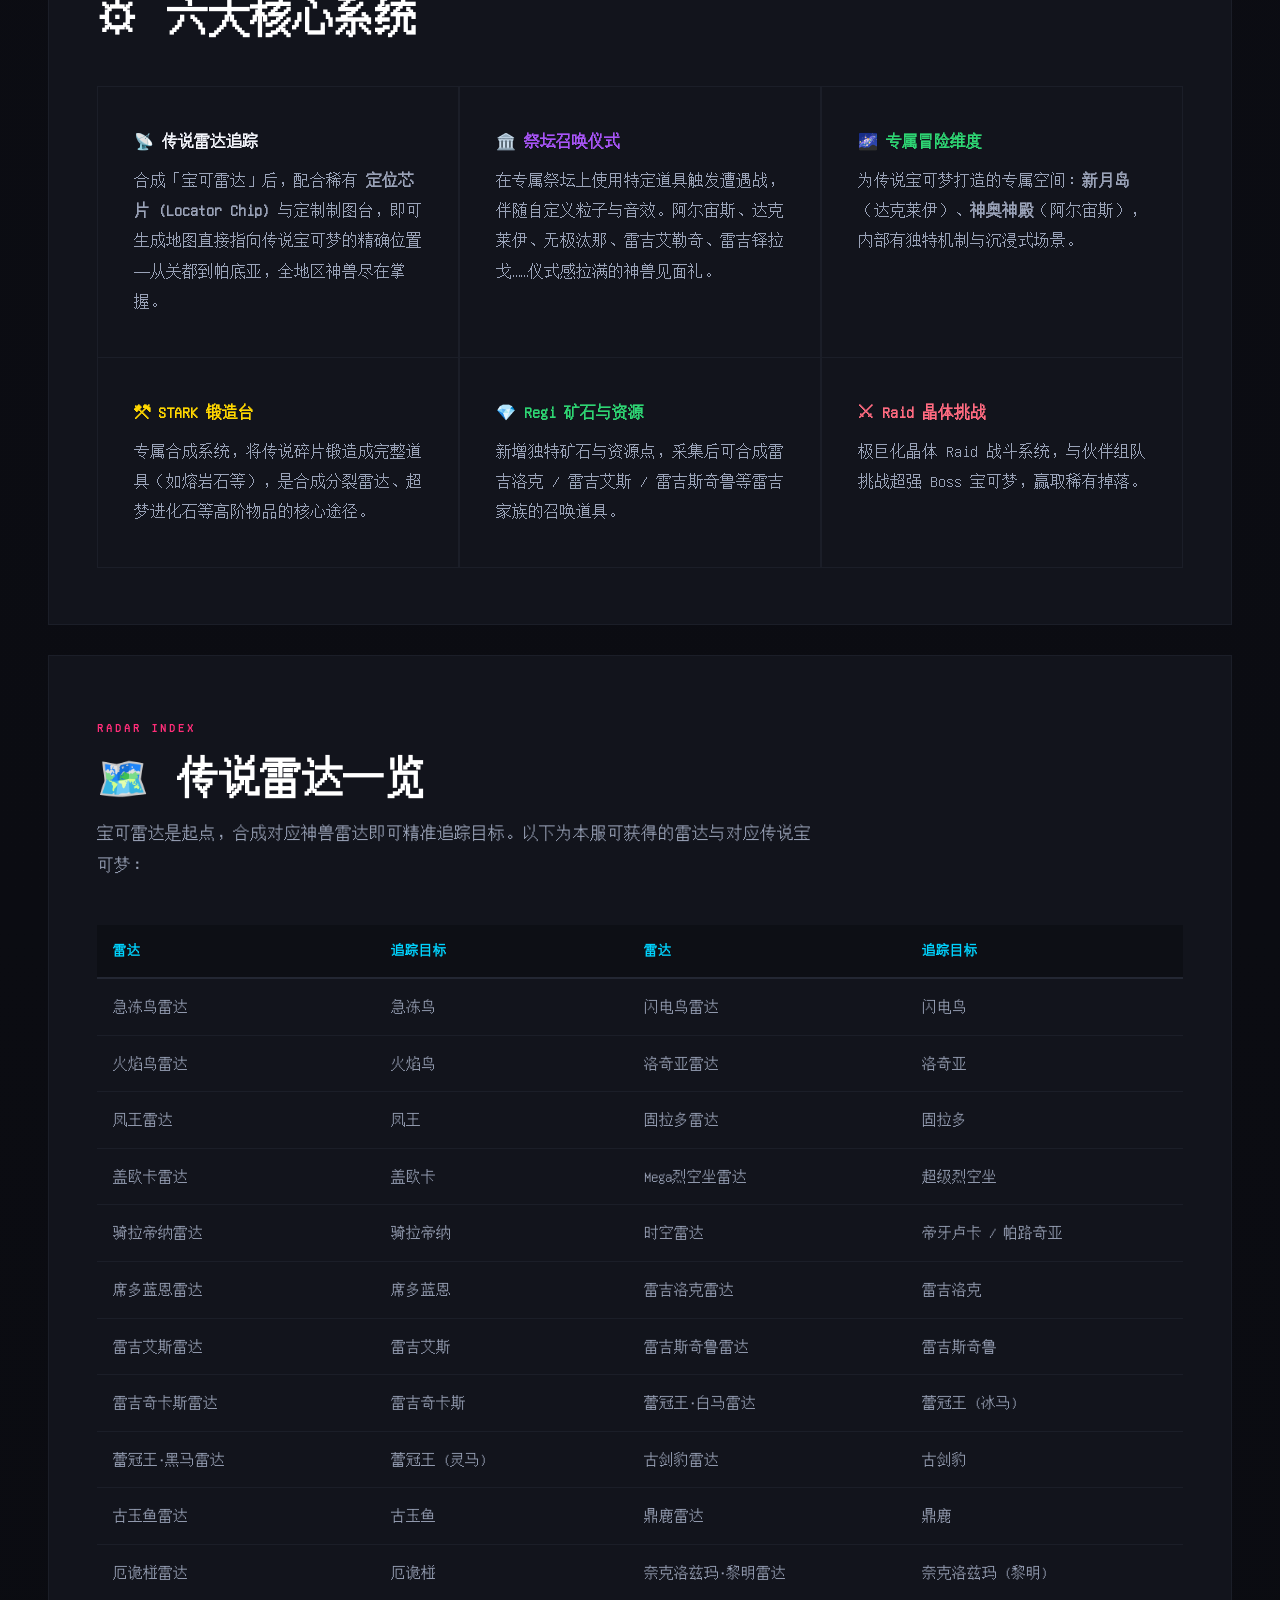
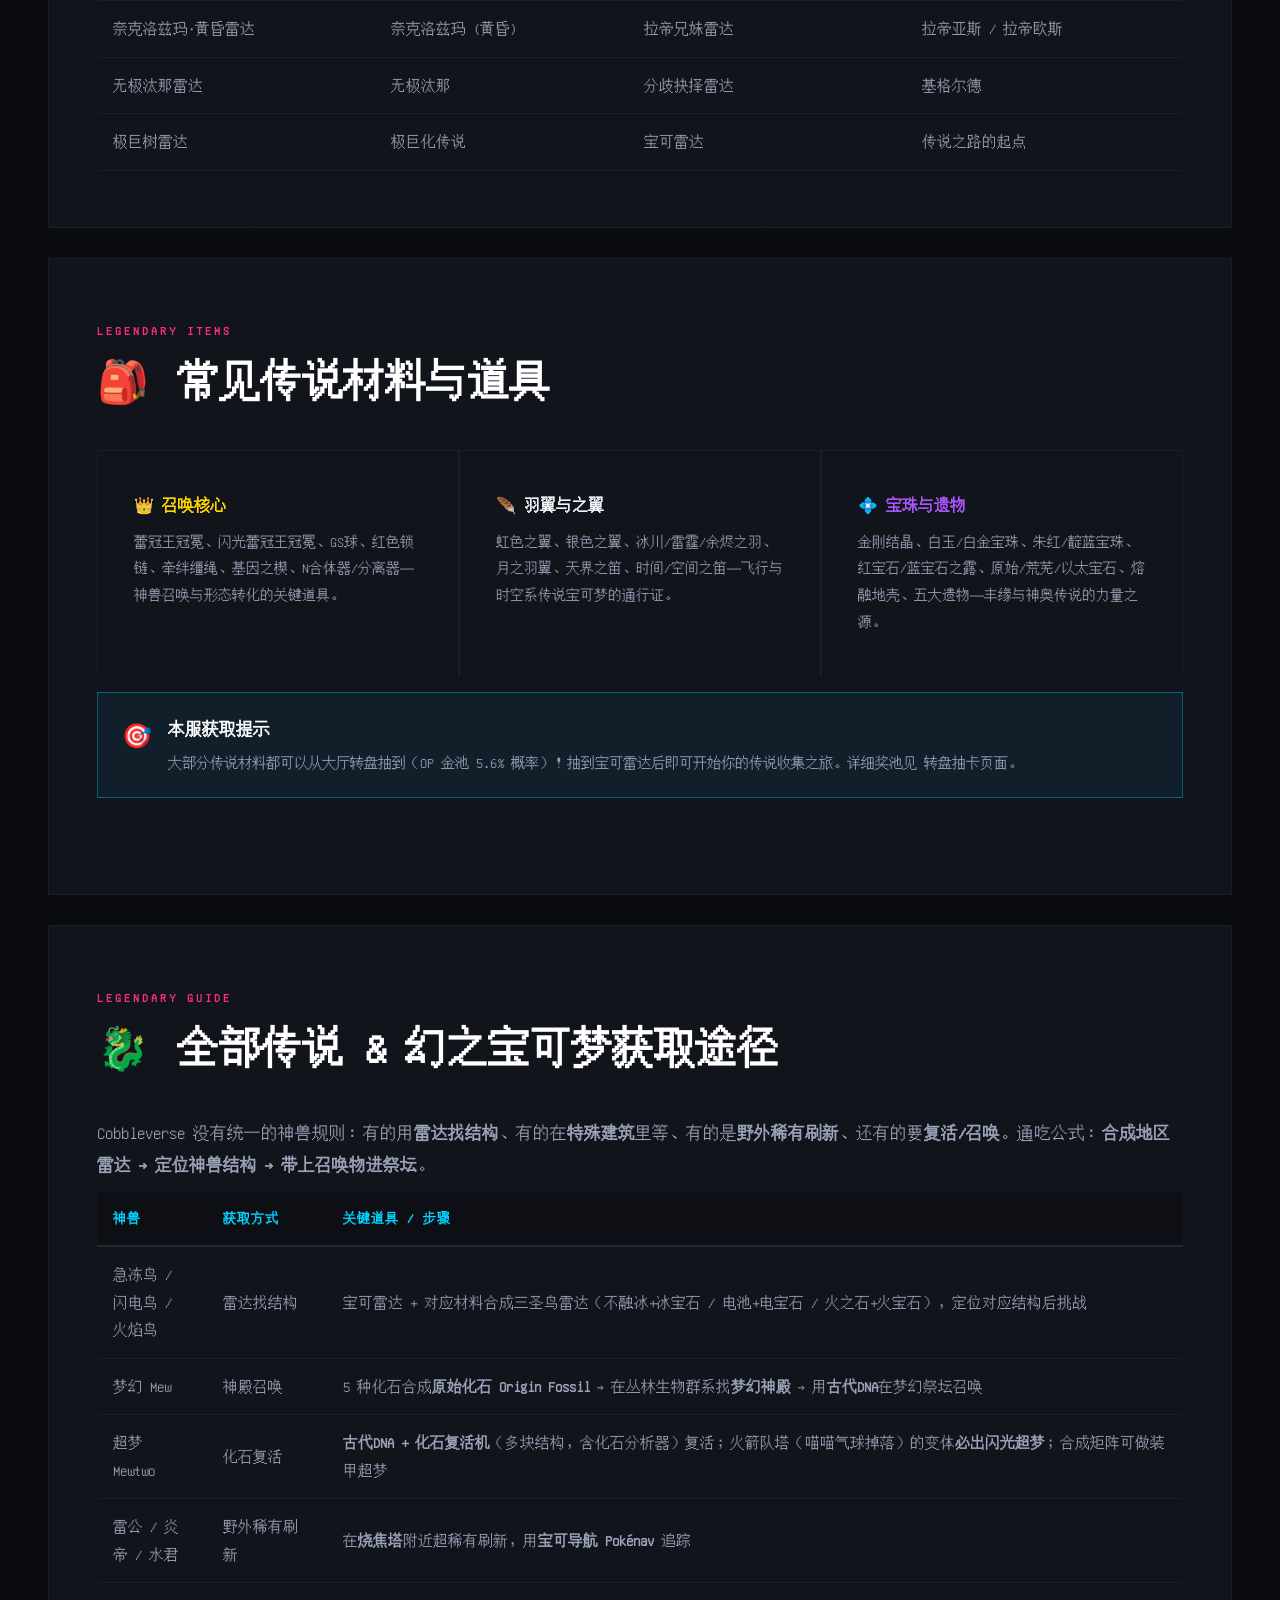
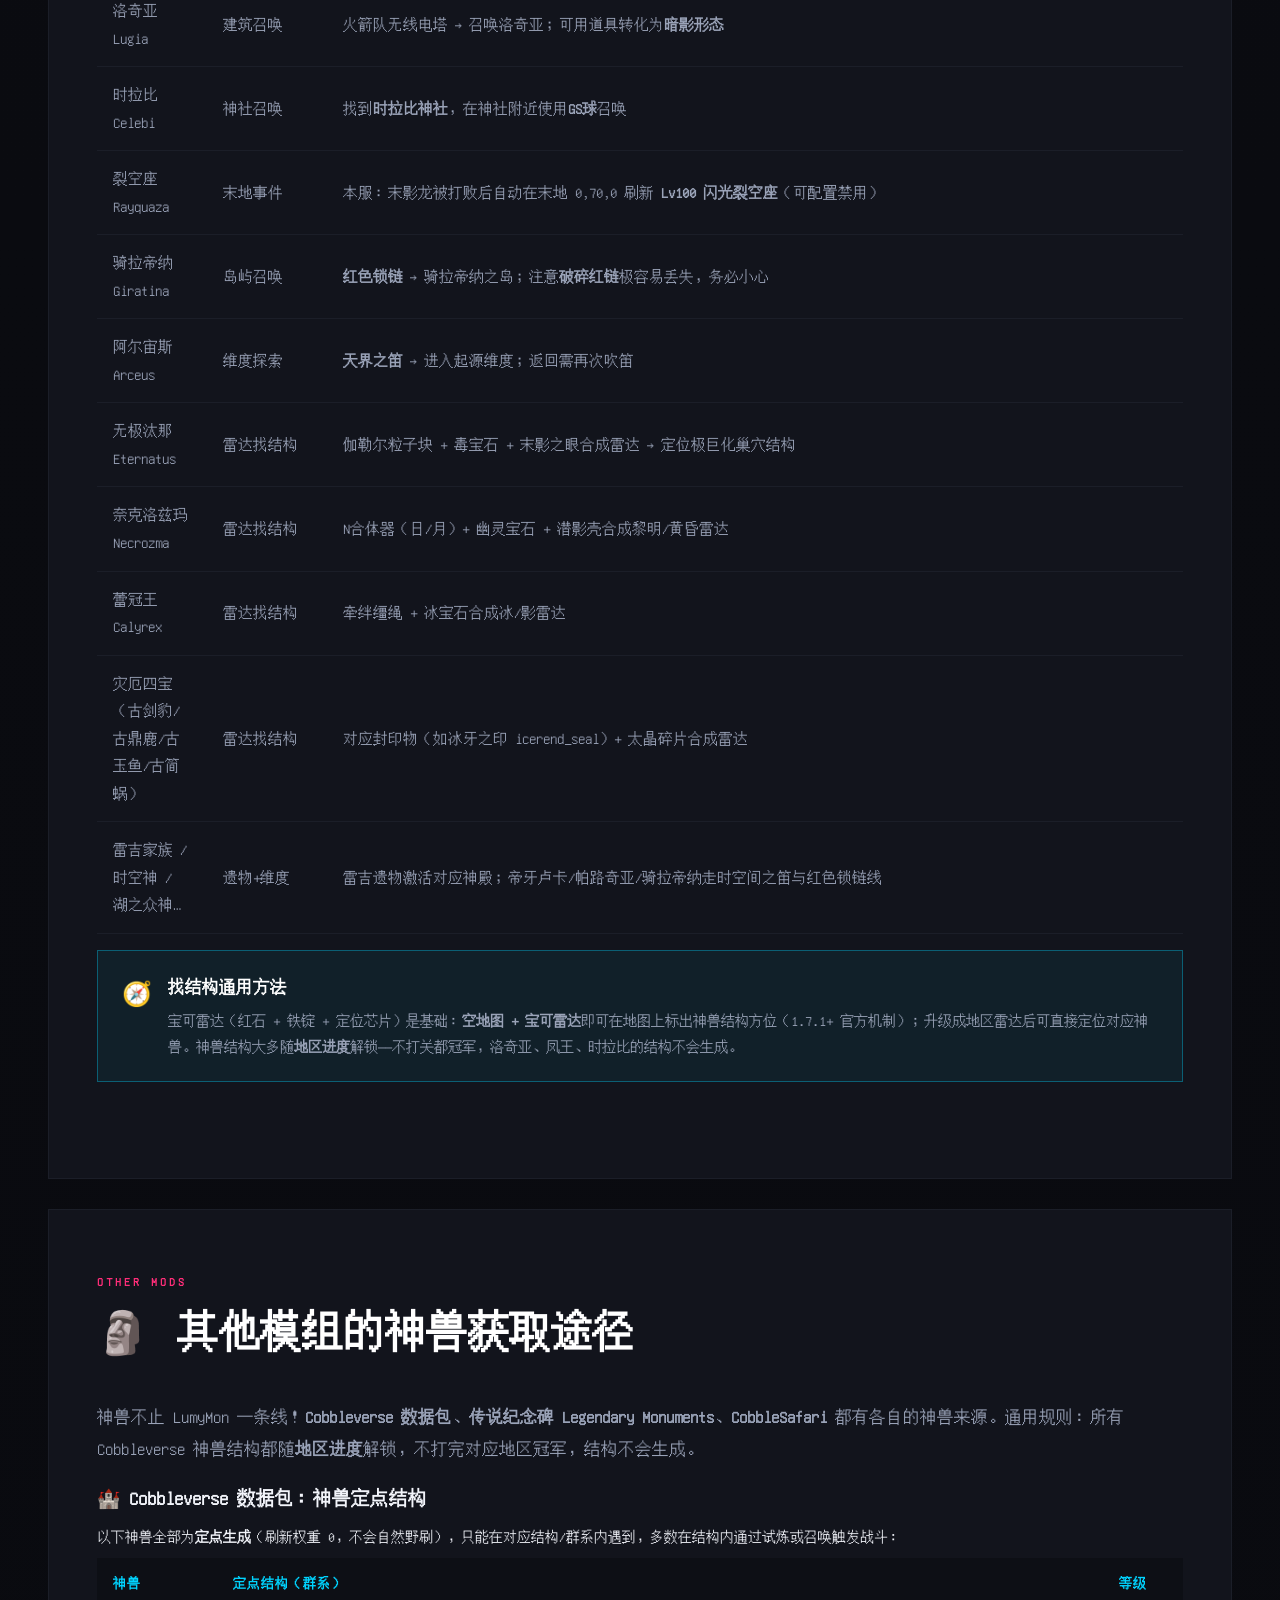
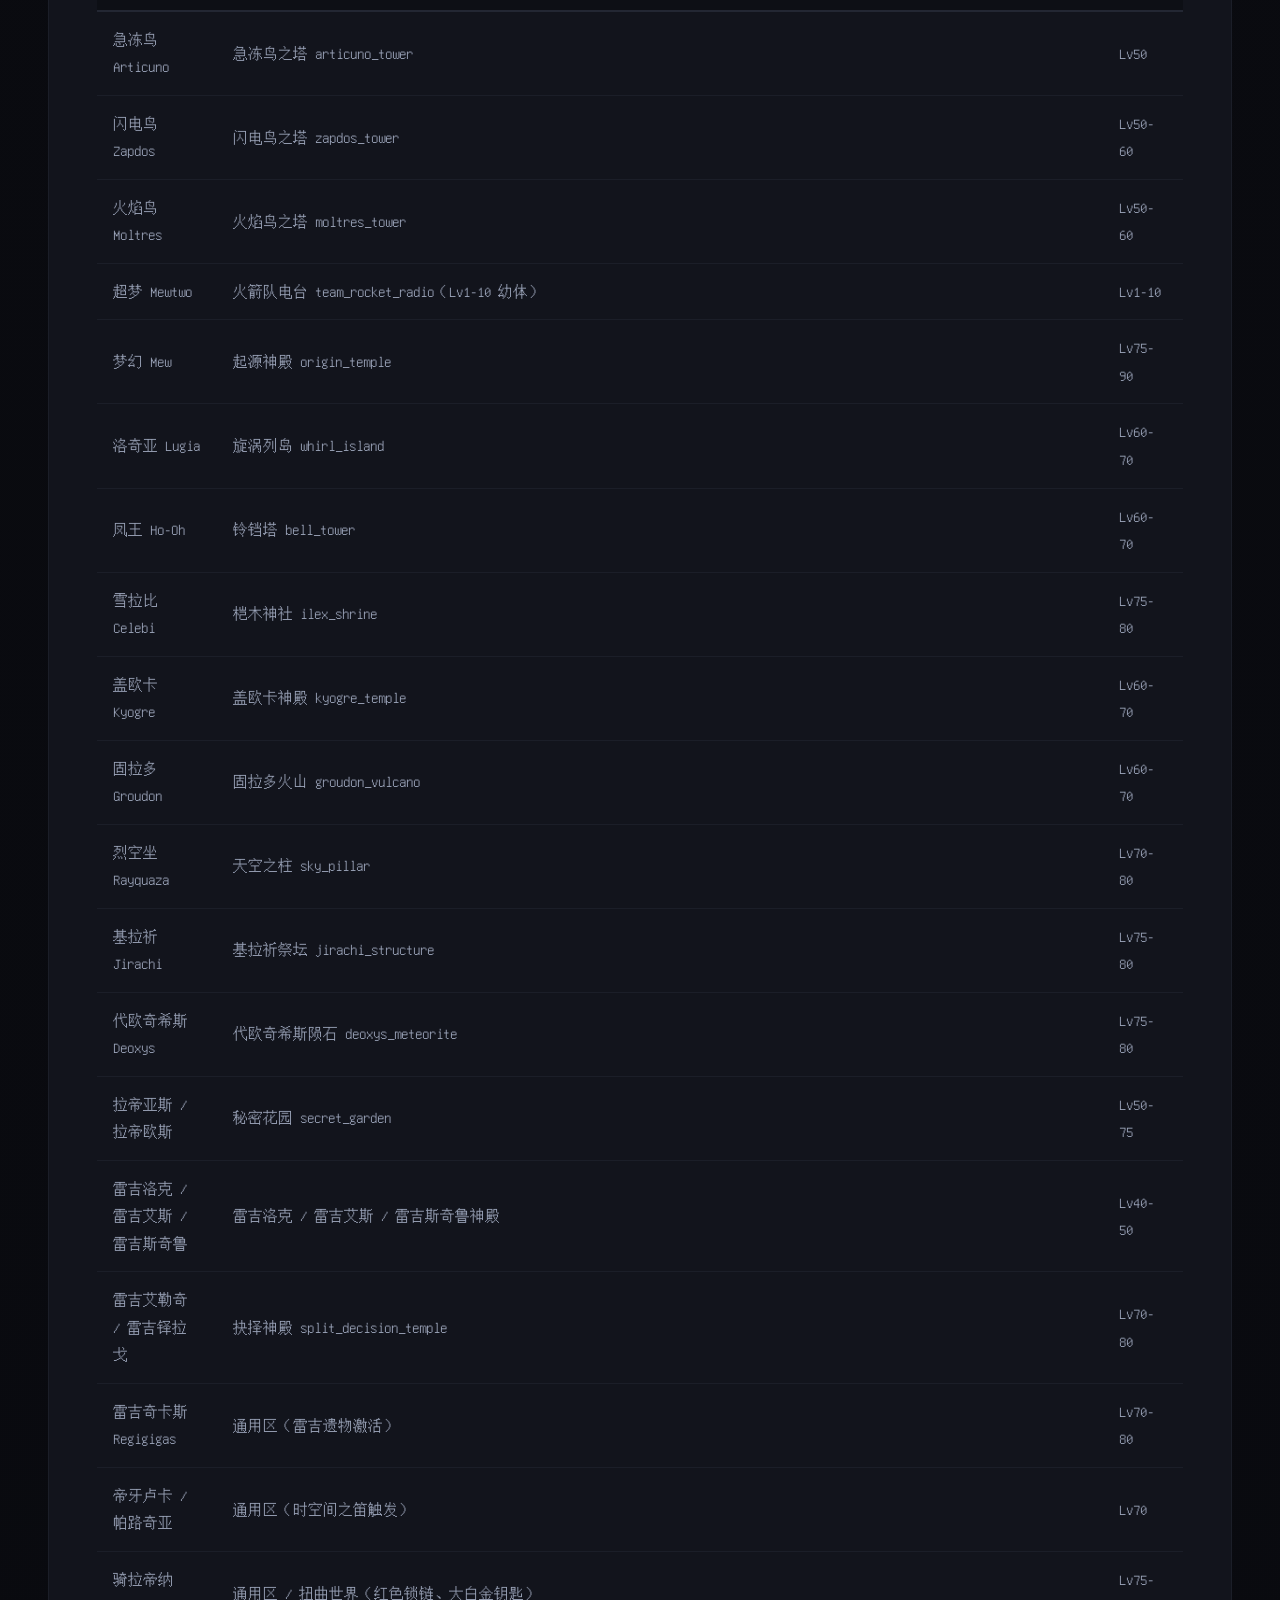
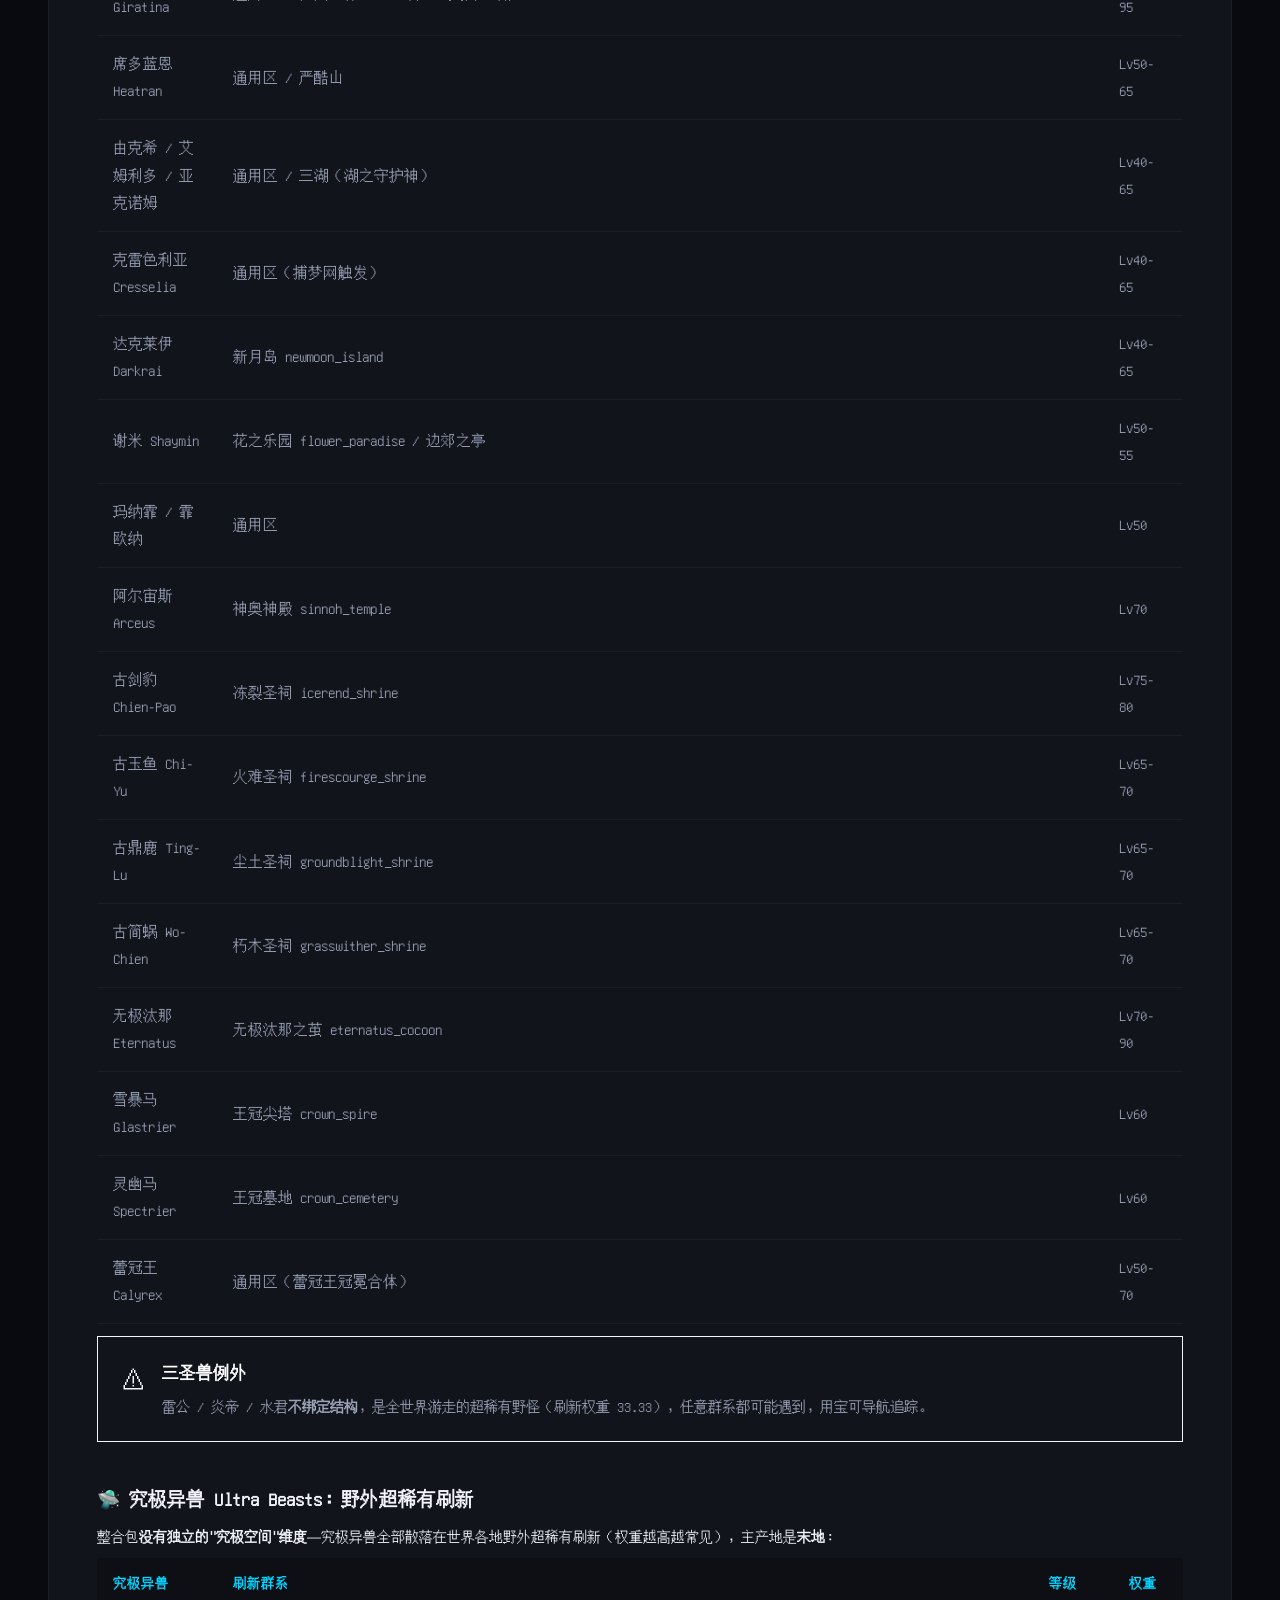
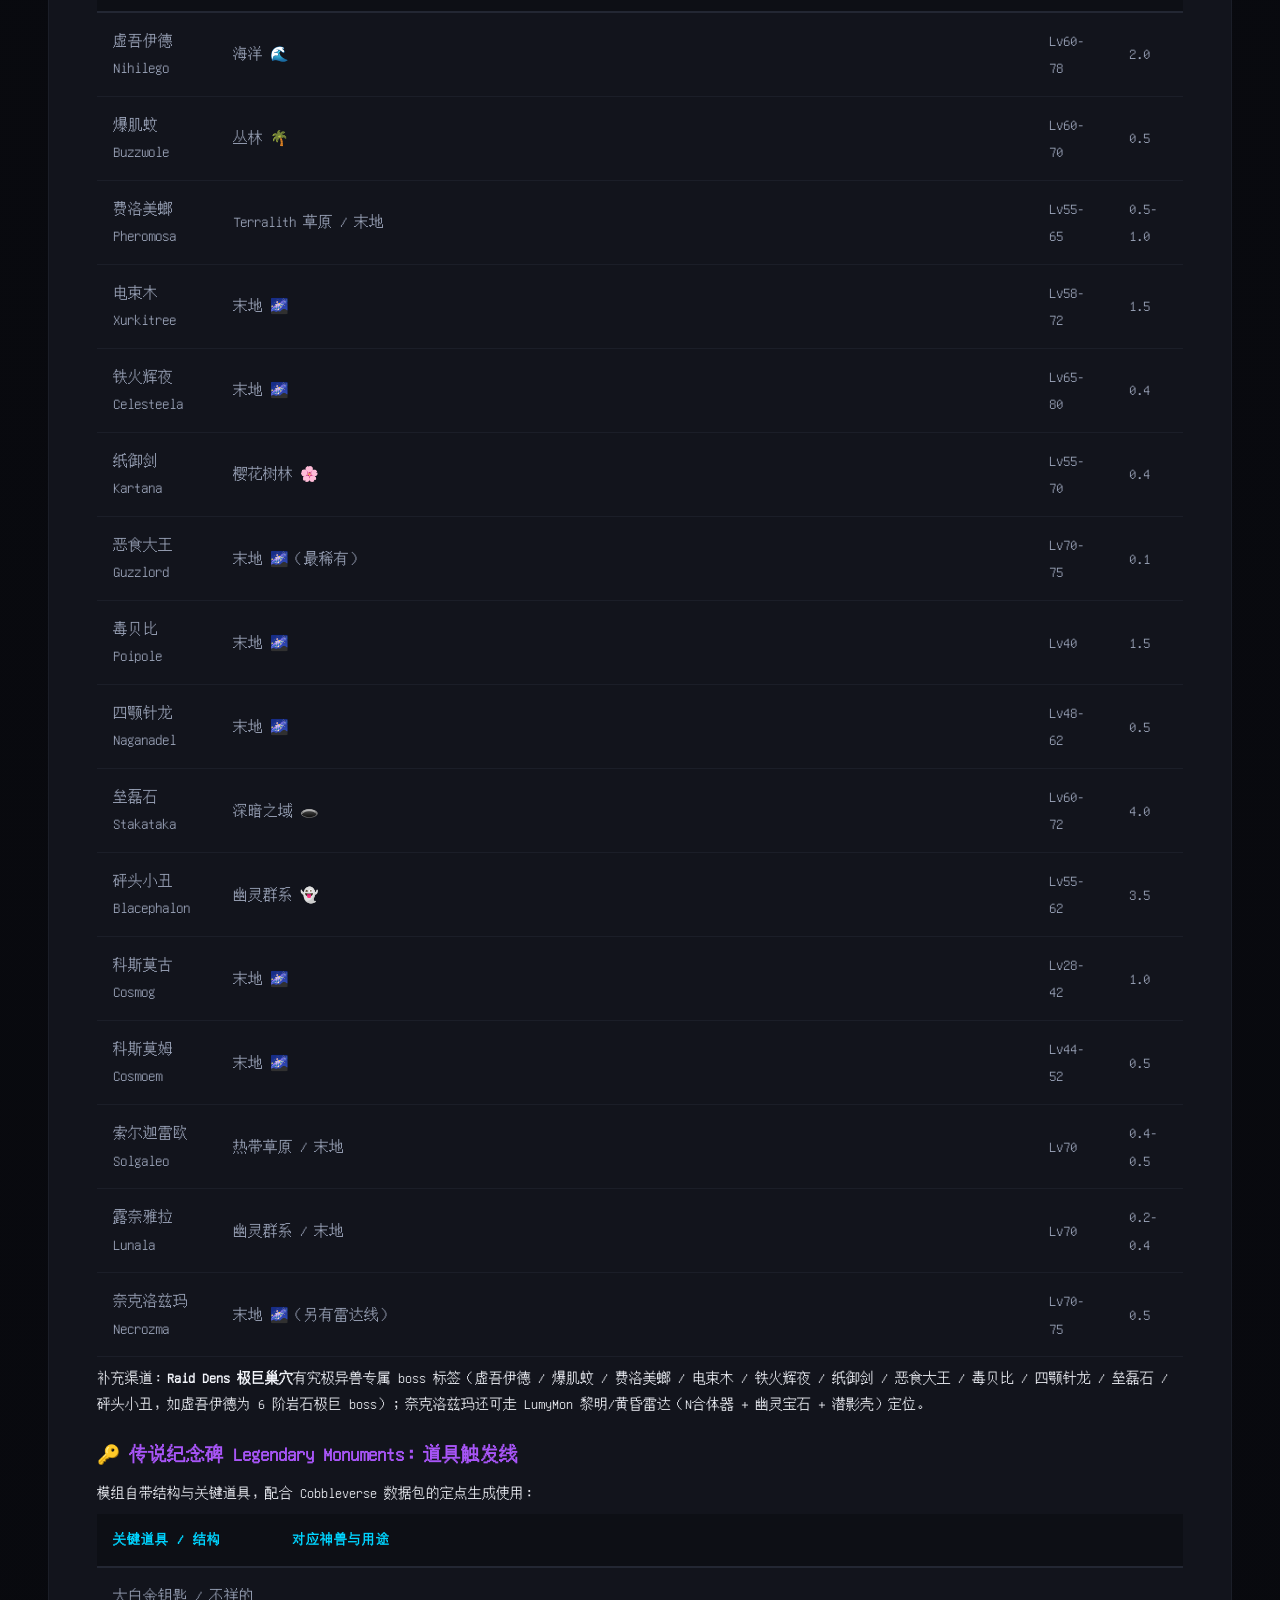
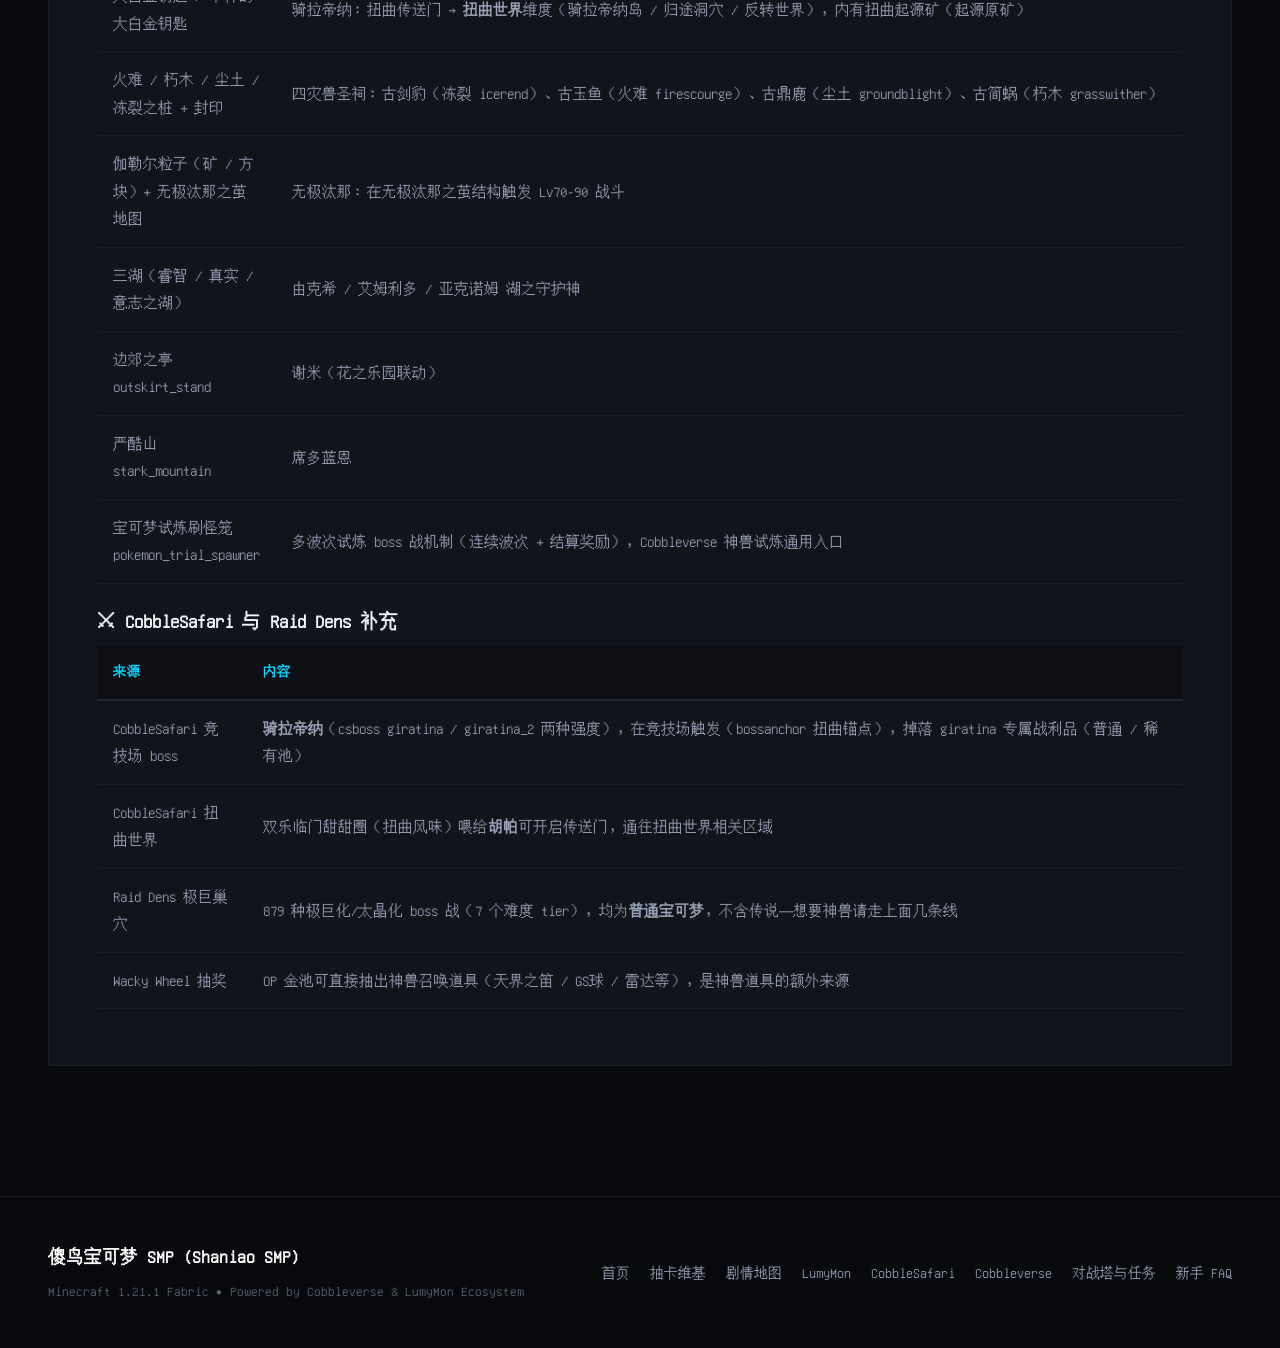
<file: lumymon.html>
<!DOCTYPE html>
<html lang="zh-CN">
<head>
    <meta charset="UTF-8">
    <meta name="viewport" content="width=device-width, initial-scale=1.0">
    <title>LumyMon 传说宝可梦系统 | 傻鸟宝可梦 SMP Wiki</title>
    <link rel="stylesheet" href="style.css?v=6">
</head>
<body>

    <div class="fixed-bg"></div>
    <svg class="squiggly-defs" aria-hidden="true">
        <filter id="squiggly-filter" x="-15%" y="-25%" width="130%" height="150%">
            <feTurbulence id="squiggly-turb" type="fractalNoise" baseFrequency="0.015 0.015" numOctaves="3" seed="0" result="noise"/>
            <feDisplacementMap id="squiggly-disp" in="SourceGraphic" in2="noise" scale="6" xChannelSelector="R" yChannelSelector="G"/>
        </filter>
    </svg>
    <!-- Navigation Header -->
        <header class="navbar">
        <div class="titlebar">
            <a href="index.html" class="titlebar-left">
                <div class="brand-badge"><img src="Wheel_icon.png" alt="Wheel" class="brand-icon"></div>
                <span class="brand-title">傻鸟宝可梦 SMP</span>
                <span class="brand-tag">Fabric 1.21.1</span>
            </a>
            <div class="window-controls">
                <button class="win-btn" title="最小化" onclick="winFake('min')">─</button>
                <button class="win-btn" title="最大化" onclick="winFake('max')">▢</button>
                <button class="win-btn win-close" title="关闭" onclick="winFake('close')">✕</button>
            </div>
        </div>
        <div class="menubar">
            <ul class="nav-links">
                <li><a href="index.html" class="nav-link">首页</a></li><li><a href="gacha.html" class="nav-link">转盘抽卡</a></li><li><a href="world.html" class="nav-link">世界与传送</a></li><li><a href="lumymon.html" class="nav-link active">LumyMon</a></li><li><a href="cobblesafari.html" class="nav-link">CobbleSafari</a></li><li><a href="cobbleverse.html" class="nav-link">Cobbleverse</a></li><li><a href="battletower.html" class="nav-link">对战塔与任务</a></li><li><a href="guide.html" class="nav-link">新手百科</a></li><li><a href="pokemon.html" class="nav-link">宝可梦查询</a></li>
            </ul>
            <div class="nav-action">
                <button class="btn-ip-copy" onclick="copyServerIP()">
                    <span>🎮</span>
                    <span class="ip-text">shaniao.usga.me</span>
                    <span style="font-size:0.75rem; opacity:0.8;">(点击复制)</span>
                </button>
                <button class="menu-toggle" aria-label="Toggle Navigation">☰</button>
            </div>
        </div>
    </header>

    <main class="main-wrapper">
        <div class="hero-section page-hero" style="padding: 30px 0 20px;">
            <div class="hero-pill">
                <span>🧬 LUMYMON LEGENDARY SYSTEM</span>
            </div>
            <h1 class="hero-title" style="font-size: clamp(2rem, 4vw, 3rem); margin-bottom: 10px;">
                LumyMon <span class="gradient-text squiggly-word">传说追踪与祭坛召唤</span>
            </h1>
            <p class="hero-subtitle" style="margin-bottom: 20px;">
                Lumyverse 官方为 COBBLEVERSE 整合包量身打造的传说宝可梦增强模组（v0.6.6），让传说与幻之宝可梦的获取变成一场有目标、有仪式感的完整冒险。
            </p>
        </div>

        <!-- 模组简介 -->
        <div class="glass-panel" style="margin-bottom: 30px;">
            <div class="section-header">
                <span class="section-tag">ABOUT THE MOD</span>
                <h2 class="section-title"><span class="icon">🧬</span> 什么是 LumyMon？</h2>
            </div>
            <div class="grid-2" style="align-items:center;">
                <div>
                    <p class="feature-desc" style="line-height:1.9;">
                        LumyMon 是 <strong>Lumyverse 团队</strong>为 COBBLEVERSE 开发的核心模组，专注于 <strong>传说宝可梦（Legendary / Mythical）</strong> 的完整获取链：不再靠碰运气野外刷新，而是通过 <strong>合成雷达 → 追踪定位 → 祭坛召唤 → 史诗对战</strong> 四步走，亲手把神兽收入队伍。
                    </p>
                    <p class="feature-desc" style="line-height:1.9; margin-top:12px;">
                        模组还内置了 <strong>道馆 / 四天王地图导航</strong>、<strong>Regi 专属矿石</strong>、<strong>STARK 锻造台</strong> 与 <strong>Raid 晶体挑战</strong>，让旅程的每一步都有明确目标。本服转盘 OP 池的 <strong style="color:var(--gold);">宝可雷达</strong> 正是这条传说之路的起点！
                    </p>
                </div>
                <div style="display:flex; gap:14px; justify-content:center; flex-wrap:wrap;">
                    <img src="lumy_poke_radar.png" alt="宝可雷达" style="width:64px; image-rendering:pixelated; background:rgba(255,255,255,0.08); border-radius:12px; padding:10px;" title="宝可雷达">
                    <img src="lumy_groudon_radar.png" alt="固拉多雷达" style="width:64px; image-rendering:pixelated; background:rgba(255,255,255,0.08); border-radius:12px; padding:10px;" title="固拉多雷达">
                    <img src="lumy_articuno_radar.png" alt="急冻鸟雷达" style="width:64px; image-rendering:pixelated; background:rgba(255,255,255,0.08); border-radius:12px; padding:10px;" title="急冻鸟雷达">
                    <img src="lumy_rainbow_wing.png" alt="虹色之翼" style="width:64px; image-rendering:pixelated; background:rgba(255,255,255,0.08); border-radius:12px; padding:10px;" title="虹色之翼">
                    <img src="lumy_gs_ball.png" alt="GS球" style="width:64px; image-rendering:pixelated; background:rgba(255,255,255,0.08); border-radius:12px; padding:10px;" title="GS球">
                </div>
            </div>
        </div>

        <!-- 核心系统 -->
        <div class="glass-panel" style="margin-bottom: 30px;">
            <div class="section-header">
                <span class="section-tag">CORE SYSTEMS</span>
                <h2 class="section-title"><span class="icon">⚙️</span> 六大核心系统</h2>
            </div>
            <div class="grid-3">
                <div class="feature-card">
                    <h4 style="color:var(--accent-cyan); margin-bottom:8px;">📡 传说雷达追踪</h4>
                    <p class="feature-desc">合成「宝可雷达」后，配合稀有 <strong>定位芯片 (Locator Chip)</strong> 与定制制图台，即可生成地图直接指向传说宝可梦的精确位置——从关都到帕底亚，全地区神兽尽在掌握。</p>
                </div>
                <div class="feature-card">
                    <h4 style="color:var(--purple); margin-bottom:8px;">🏛️ 祭坛召唤仪式</h4>
                    <p class="feature-desc">在专属祭坛上使用特定道具触发遭遇战，伴随自定义粒子与音效。阿尔宙斯、达克莱伊、无极汰那、雷吉艾勒奇、雷吉铎拉戈……仪式感拉满的神兽见面礼。</p>
                </div>
                <div class="feature-card">
                    <h4 style="color:var(--green); margin-bottom:8px;">🌌 专属冒险维度</h4>
                    <p class="feature-desc">为传说宝可梦打造的专属空间：<strong>新月岛</strong>（达克莱伊）、<strong>神奥神殿</strong>（阿尔宙斯），内部有独特机制与沉浸式场景。</p>
                </div>
                <div class="feature-card">
                    <h4 style="color:var(--gold); margin-bottom:8px;">⚒️ STARK 锻造台</h4>
                    <p class="feature-desc">专属合成系统，将传说碎片锻造成完整道具（如熔岩石等），是合成分裂雷达、超梦进化石等高阶物品的核心途径。</p>
                </div>
                <div class="feature-card">
                    <h4 style="color:#2ed573; margin-bottom:8px;">💎 Regi 矿石与资源</h4>
                    <p class="feature-desc">新增独特矿石与资源点，采集后可合成雷吉洛克 / 雷吉艾斯 / 雷吉斯奇鲁等雷吉家族的召唤道具。</p>
                </div>
                <div class="feature-card">
                    <h4 style="color:#ff6b81; margin-bottom:8px;">⚔️ Raid 晶体挑战</h4>
                    <p class="feature-desc">极巨化晶体 Raid 战斗系统，与伙伴组队挑战超强 Boss 宝可梦，赢取稀有掉落。</p>
                </div>
            </div>
        </div>

        <!-- 雷达列表 -->
        <div class="glass-panel" style="margin-bottom: 30px;">
            <div class="section-header">
                <span class="section-tag">RADAR INDEX</span>
                <h2 class="section-title"><span class="icon">🗺️</span> 传说雷达一览</h2>
                <p class="section-desc">宝可雷达是起点，合成对应神兽雷达即可精准追踪目标。以下为本服可获得的雷达与对应传说宝可梦：</p>
            </div>
            <div class="table-responsive">
                <table class="wiki-table">
                    <thead><tr><th>雷达</th><th>追踪目标</th><th>雷达</th><th>追踪目标</th></tr></thead>
                    <tbody>
                        <tr><td>急冻鸟雷达</td><td>急冻鸟</td><td>闪电鸟雷达</td><td>闪电鸟</td></tr>
                        <tr><td>火焰鸟雷达</td><td>火焰鸟</td><td>洛奇亚雷达</td><td>洛奇亚</td></tr>
                        <tr><td>凤王雷达</td><td>凤王</td><td>固拉多雷达</td><td>固拉多</td></tr>
                        <tr><td>盖欧卡雷达</td><td>盖欧卡</td><td>Mega烈空坐雷达</td><td>超级烈空坐</td></tr>
                        <tr><td>骑拉帝纳雷达</td><td>骑拉帝纳</td><td>时空雷达</td><td>帝牙卢卡 / 帕路奇亚</td></tr>
                        <tr><td>席多蓝恩雷达</td><td>席多蓝恩</td><td>雷吉洛克雷达</td><td>雷吉洛克</td></tr>
                        <tr><td>雷吉艾斯雷达</td><td>雷吉艾斯</td><td>雷吉斯奇鲁雷达</td><td>雷吉斯奇鲁</td></tr>
                        <tr><td>雷吉奇卡斯雷达</td><td>雷吉奇卡斯</td><td>蕾冠王·白马雷达</td><td>蕾冠王 (冰马)</td></tr>
                        <tr><td>蕾冠王·黑马雷达</td><td>蕾冠王 (灵马)</td><td>古剑豹雷达</td><td>古剑豹</td></tr>
                        <tr><td>古玉鱼雷达</td><td>古玉鱼</td><td>鼎鹿雷达</td><td>鼎鹿</td></tr>
                        <tr><td>厄诡椪雷达</td><td>厄诡椪</td><td>奈克洛兹玛·黎明雷达</td><td>奈克洛兹玛 (黎明)</td></tr>
                        <tr><td>奈克洛兹玛·黄昏雷达</td><td>奈克洛兹玛 (黄昏)</td><td>拉帝兄妹雷达</td><td>拉帝亚斯 / 拉帝欧斯</td></tr>
                        <tr><td>无极汰那雷达</td><td>无极汰那</td><td>分歧抉择雷达</td><td>基格尔德</td></tr>
                        <tr><td>极巨树雷达</td><td>极巨化传说</td><td>宝可雷达</td><td>传说之路的起点</td></tr>
                    </tbody>
                </table>
            </div>
        </div>

        <!-- 传说材料 -->
        <div class="glass-panel" style="margin-bottom: 30px;">
            <div class="section-header">
                <span class="section-tag">LEGENDARY ITEMS</span>
                <h2 class="section-title"><span class="icon">🎒</span> 常见传说材料与道具</h2>
            </div>
            <div class="grid-3">
                <div class="feature-card">
                    <h4 style="color:var(--gold); margin-bottom:8px;">👑 召唤核心</h4>
                    <p class="feature-desc" style="font-size:0.88rem;">
                        蕾冠王冠冕、闪光蕾冠王冠冕、GS球、红色锁链、牵绊缰绳、基因之楔、N合体器/分离器——神兽召唤与形态转化的关键道具。
                    </p>
                </div>
                <div class="feature-card">
                    <h4 style="color:var(--accent-cyan); margin-bottom:8px;">🪶 羽翼与之翼</h4>
                    <p class="feature-desc" style="font-size:0.88rem;">
                        虹色之翼、银色之翼、冰川/雷霆/余烬之羽、月之羽翼、天界之笛、时间/空间之笛——飞行与时空系传说宝可梦的通行证。
                    </p>
                </div>
                <div class="feature-card">
                    <h4 style="color:var(--purple); margin-bottom:8px;">💠 宝珠与遗物</h4>
                    <p class="feature-desc" style="font-size:0.88rem;">
                        金刚结晶、白玉/白金宝珠、朱红/靛蓝宝珠、红宝石/蓝宝石之露、原始/荒芜/以太宝石、熔融地壳、五大遗物——丰缘与神奥传说的力量之源。
                    </p>
                </div>
            </div>
            <div class="callout callout-info" style="margin-top:16px;">
                <div class="callout-icon">🎯</div>
                <div class="callout-content">
                    <div class="callout-title">本服获取提示</div>
                    <p style="font-size:0.9rem; margin-top:4px;">
                        大部分传说材料都可以从大厅转盘抽到（OP 金池 5.6% 概率）！抽到宝可雷达后即可开始你的传说收集之旅。详细奖池见 <a href="gacha.html" style="color:var(--accent-cyan);">转盘抽卡页面</a>。
                    </p>
                </div>
            </div>
        </div>

        <!-- 全部神兽获取途径 -->
        <div class="glass-panel" style="margin-bottom: 30px;">
            <div class="section-header">
                <span class="section-tag">LEGENDARY GUIDE</span>
                <h2 class="section-title"><span class="icon">🐉</span> 全部传说 & 幻之宝可梦获取途径</h2>
            </div>
            <p class="section-desc">Cobbleverse 没有统一的神兽规则：有的用<strong>雷达找结构</strong>、有的在<strong>特殊建筑</strong>里等、有的是<strong>野外稀有刷新</strong>、还有的要<strong>复活/召唤</strong>。通吃公式：<strong>合成地区雷达 → 定位神兽结构 → 带上召唤物进祭坛</strong>。</p>
            <div class="table-responsive" style="margin-top:12px;">
                <table class="wiki-table">
                    <thead><tr><th style="width:110px;">神兽</th><th style="width:120px;">获取方式</th><th>关键道具 / 步骤</th></tr></thead>
                    <tbody>
                        <tr><td>急冻鸟 / 闪电鸟 / 火焰鸟</td><td>雷达找结构</td><td>宝可雷达 + 对应材料合成三圣鸟雷达（不融冰+冰宝石 / 电池+电宝石 / 火之石+火宝石），定位对应结构后挑战</td></tr>
                        <tr><td>梦幻 Mew</td><td>神殿召唤</td><td>5 种化石合成<strong>原始化石 Origin Fossil</strong> → 在丛林生物群系找<strong>梦幻神殿</strong> → 用<strong>古代DNA</strong>在梦幻祭坛召唤</td></tr>
                        <tr><td>超梦 Mewtwo</td><td>化石复活</td><td><strong>古代DNA + 化石复活机</strong>（多块结构，含化石分析器）复活；火箭队塔（喵喵气球掉落）的变体<strong>必出闪光超梦</strong>；合成矩阵可做装甲超梦</td></tr>
                        <tr><td>雷公 / 炎帝 / 水君</td><td>野外稀有刷新</td><td>在<strong>烧焦塔</strong>附近超稀有刷新，用<strong>宝可导航 Pokénav</strong> 追踪</td></tr>
                        <tr><td>洛奇亚 Lugia</td><td>建筑召唤</td><td>火箭队无线电塔 → 召唤洛奇亚；可用道具转化为<strong>暗影形态</strong></td></tr>
                        <tr><td>时拉比 Celebi</td><td>神社召唤</td><td>找到<strong>时拉比神社</strong>，在神社附近使用<strong>GS球</strong>召唤</td></tr>
                        <tr><td>裂空座 Rayquaza</td><td>末地事件</td><td>本服：末影龙被打败后自动在末地 0,70,0 刷新 <strong>Lv100 闪光裂空座</strong>（可配置禁用）</td></tr>
                        <tr><td>骑拉帝纳 Giratina</td><td>岛屿召唤</td><td><strong>红色锁链</strong> → 骑拉帝纳之岛；注意<strong>破碎红链</strong>极容易丢失，务必小心</td></tr>
                        <tr><td>阿尔宙斯 Arceus</td><td>维度探索</td><td><strong>天界之笛</strong> → 进入起源维度；返回需再次吹笛</td></tr>
                        <tr><td>无极汰那 Eternatus</td><td>雷达找结构</td><td>伽勒尔粒子块 + 毒宝石 + 末影之眼合成雷达 → 定位极巨化巢穴结构</td></tr>
                        <tr><td>奈克洛兹玛 Necrozma</td><td>雷达找结构</td><td>N合体器（日/月）+ 幽灵宝石 + 潜影壳合成黎明/黄昏雷达</td></tr>
                        <tr><td>蕾冠王 Calyrex</td><td>雷达找结构</td><td>牵绊缰绳 + 冰宝石合成冰/影雷达</td></tr>
                        <tr><td>灾厄四宝（古剑豹/古鼎鹿/古玉鱼/古简蜗）</td><td>雷达找结构</td><td>对应封印物（如冰牙之印 icerend_seal）+ 太晶碎片合成雷达</td></tr>
                        <tr><td>雷吉家族 / 时空神 / 湖之众神…</td><td>遗物+维度</td><td>雷吉遗物激活对应神殿；帝牙卢卡/帕路奇亚/骑拉帝纳走时空间之笛与红色锁链线</td></tr>
                    </tbody>
                </table>
            </div>
            <div class="callout callout-info" style="margin-top:16px;">
                <div class="callout-icon">🧭</div>
                <div class="callout-content">
                    <div class="callout-title">找结构通用方法</div>
                    <p style="font-size:0.9rem; margin-top:4px;">
                        宝可雷达（红石 + 铁锭 + 定位芯片）是基础：<strong>空地图 + 宝可雷达</strong>即可在地图上标出神兽结构方位（1.7.1+ 官方机制）；升级成地区雷达后可直接定位对应神兽。神兽结构大多随<strong>地区进度</strong>解锁——不打关都冠军，洛奇亚、凤王、时拉比的结构不会生成。
                    </p>
                </div>
            </div>
        </div>

        <!-- 其他神兽模组获取途径 -->
        <div class="glass-panel" style="margin-bottom: 30px;">
            <div class="section-header">
                <span class="section-tag">OTHER MODS</span>
                <h2 class="section-title"><span class="icon">🗿</span> 其他模组的神兽获取途径</h2>
            </div>
            <p class="section-desc">神兽不止 LumyMon 一条线！<strong>Cobbleverse 数据包</strong>、<strong>传说纪念碑 Legendary Monuments</strong>、<strong>CobbleSafari</strong> 都有各自的神兽来源。通用规则：所有 Cobbleverse 神兽结构都随<strong>地区进度</strong>解锁，不打完对应地区冠军，结构不会生成。</p>

            <h3 style="color:var(--accent-cyan); margin:16px 0 8px;">🏰 Cobbleverse 数据包：神兽定点结构</h3>
            <p style="font-size:0.88rem;">以下神兽全部为<strong>定点生成</strong>（刷新权重 0，不会自然野刷），只能在对应结构/群系内遇到，多数在结构内通过试炼或召唤触发战斗：</p>
            <div class="table-responsive" style="margin-top:8px;">
                <table class="wiki-table">
                    <thead><tr><th style="width:120px;">神兽</th><th>定点结构（群系）</th><th style="width:80px;">等级</th></tr></thead>
                    <tbody>
                        <tr><td>急冻鸟 Articuno</td><td>急冻鸟之塔 articuno_tower</td><td>Lv50</td></tr>
                        <tr><td>闪电鸟 Zapdos</td><td>闪电鸟之塔 zapdos_tower</td><td>Lv50-60</td></tr>
                        <tr><td>火焰鸟 Moltres</td><td>火焰鸟之塔 moltres_tower</td><td>Lv50-60</td></tr>
                        <tr><td>超梦 Mewtwo</td><td>火箭队电台 team_rocket_radio（Lv1-10 幼体）</td><td>Lv1-10</td></tr>
                        <tr><td>梦幻 Mew</td><td>起源神殿 origin_temple</td><td>Lv75-90</td></tr>
                        <tr><td>洛奇亚 Lugia</td><td>旋涡列岛 whirl_island</td><td>Lv60-70</td></tr>
                        <tr><td>凤王 Ho-Oh</td><td>铃铛塔 bell_tower</td><td>Lv60-70</td></tr>
                        <tr><td>雪拉比 Celebi</td><td>桤木神社 ilex_shrine</td><td>Lv75-80</td></tr>
                        <tr><td>盖欧卡 Kyogre</td><td>盖欧卡神殿 kyogre_temple</td><td>Lv60-70</td></tr>
                        <tr><td>固拉多 Groudon</td><td>固拉多火山 groudon_vulcano</td><td>Lv60-70</td></tr>
                        <tr><td>烈空坐 Rayquaza</td><td>天空之柱 sky_pillar</td><td>Lv70-80</td></tr>
                        <tr><td>基拉祈 Jirachi</td><td>基拉祈祭坛 jirachi_structure</td><td>Lv75-80</td></tr>
                        <tr><td>代欧奇希斯 Deoxys</td><td>代欧奇希斯陨石 deoxys_meteorite</td><td>Lv75-80</td></tr>
                        <tr><td>拉帝亚斯 / 拉帝欧斯</td><td>秘密花园 secret_garden</td><td>Lv50-75</td></tr>
                        <tr><td>雷吉洛克 / 雷吉艾斯 / 雷吉斯奇鲁</td><td>雷吉洛克 / 雷吉艾斯 / 雷吉斯奇鲁神殿</td><td>Lv40-50</td></tr>
                        <tr><td>雷吉艾勒奇 / 雷吉铎拉戈</td><td>抉择神殿 split_decision_temple</td><td>Lv70-80</td></tr>
                        <tr><td>雷吉奇卡斯 Regigigas</td><td>通用区（雷吉遗物激活）</td><td>Lv70-80</td></tr>
                        <tr><td>帝牙卢卡 / 帕路奇亚</td><td>通用区（时空间之笛触发）</td><td>Lv70</td></tr>
                        <tr><td>骑拉帝纳 Giratina</td><td>通用区 / 扭曲世界（红色锁链、大白金钥匙）</td><td>Lv75-95</td></tr>
                        <tr><td>席多蓝恩 Heatran</td><td>通用区 / 严酷山</td><td>Lv50-65</td></tr>
                        <tr><td>由克希 / 艾姆利多 / 亚克诺姆</td><td>通用区 / 三湖（湖之守护神）</td><td>Lv40-65</td></tr>
                        <tr><td>克雷色利亚 Cresselia</td><td>通用区（捕梦网触发）</td><td>Lv40-65</td></tr>
                        <tr><td>达克莱伊 Darkrai</td><td>新月岛 newmoon_island</td><td>Lv40-65</td></tr>
                        <tr><td>谢米 Shaymin</td><td>花之乐园 flower_paradise / 边郊之亭</td><td>Lv50-55</td></tr>
                        <tr><td>玛纳霏 / 霏欧纳</td><td>通用区</td><td>Lv50</td></tr>
                        <tr><td>阿尔宙斯 Arceus</td><td>神奥神殿 sinnoh_temple</td><td>Lv70</td></tr>
                        <tr><td>古剑豹 Chien-Pao</td><td>冻裂圣祠 icerend_shrine</td><td>Lv75-80</td></tr>
                        <tr><td>古玉鱼 Chi-Yu</td><td>火难圣祠 firescourge_shrine</td><td>Lv65-70</td></tr>
                        <tr><td>古鼎鹿 Ting-Lu</td><td>尘土圣祠 groundblight_shrine</td><td>Lv65-70</td></tr>
                        <tr><td>古简蜗 Wo-Chien</td><td>朽木圣祠 grasswither_shrine</td><td>Lv65-70</td></tr>
                        <tr><td>无极汰那 Eternatus</td><td>无极汰那之茧 eternatus_cocoon</td><td>Lv70-90</td></tr>
                        <tr><td>雪暴马 Glastrier</td><td>王冠尖塔 crown_spire</td><td>Lv60</td></tr>
                        <tr><td>灵幽马 Spectrier</td><td>王冠墓地 crown_cemetery</td><td>Lv60</td></tr>
                        <tr><td>蕾冠王 Calyrex</td><td>通用区（蕾冠王冠冕合体）</td><td>Lv50-70</td></tr>
                    </tbody>
                </table>
            </div>
            <div class="callout callout-warning" style="margin-top:12px;">
                <div class="callout-icon">⚠️</div>
                <div class="callout-content">
                    <div class="callout-title">三圣兽例外</div>
                    <p style="font-size:0.9rem; margin-top:4px;">雷公 / 炎帝 / 水君<strong>不绑定结构</strong>，是全世界游走的超稀有野怪（刷新权重 33.33），任意群系都可能遇到，用宝可导航追踪。</p>
                </div>
            </div>

            <h3 style="color:var(--accent-green); margin:20px 0 8px;">🛸 究极异兽 Ultra Beasts：野外超稀有刷新</h3>
            <p style="font-size:0.88rem;">整合包<strong>没有独立的"究极空间"维度</strong>——究极异兽全部散落在世界各地野外超稀有刷新（权重越高越常见），主产地是<strong>末地</strong>：</p>
            <div class="table-responsive" style="margin-top:8px;">
                <table class="wiki-table">
                    <thead><tr><th style="width:120px;">究极异兽</th><th>刷新群系</th><th style="width:80px;">等级</th><th style="width:70px;">权重</th></tr></thead>
                    <tbody>
                        <tr><td>虚吾伊德 Nihilego</td><td>海洋 🌊</td><td>Lv60-78</td><td>2.0</td></tr>
                        <tr><td>爆肌蚊 Buzzwole</td><td>丛林 🌴</td><td>Lv60-70</td><td>0.5</td></tr>
                        <tr><td>费洛美螂 Pheromosa</td><td>Terralith 草原 / 末地</td><td>Lv55-65</td><td>0.5-1.0</td></tr>
                        <tr><td>电束木 Xurkitree</td><td>末地 🌌</td><td>Lv58-72</td><td>1.5</td></tr>
                        <tr><td>铁火辉夜 Celesteela</td><td>末地 🌌</td><td>Lv65-80</td><td>0.4</td></tr>
                        <tr><td>纸御剑 Kartana</td><td>樱花树林 🌸</td><td>Lv55-70</td><td>0.4</td></tr>
                        <tr><td>恶食大王 Guzzlord</td><td>末地 🌌（最稀有）</td><td>Lv70-75</td><td>0.1</td></tr>
                        <tr><td>毒贝比 Poipole</td><td>末地 🌌</td><td>Lv40</td><td>1.5</td></tr>
                        <tr><td>四颚针龙 Naganadel</td><td>末地 🌌</td><td>Lv48-62</td><td>0.5</td></tr>
                        <tr><td>垒磊石 Stakataka</td><td>深暗之域 🕳️</td><td>Lv60-72</td><td>4.0</td></tr>
                        <tr><td>砰头小丑 Blacephalon</td><td>幽灵群系 👻</td><td>Lv55-62</td><td>3.5</td></tr>
                        <tr><td>科斯莫古 Cosmog</td><td>末地 🌌</td><td>Lv28-42</td><td>1.0</td></tr>
                        <tr><td>科斯莫姆 Cosmoem</td><td>末地 🌌</td><td>Lv44-52</td><td>0.5</td></tr>
                        <tr><td>索尔迦雷欧 Solgaleo</td><td>热带草原 / 末地</td><td>Lv70</td><td>0.4-0.5</td></tr>
                        <tr><td>露奈雅拉 Lunala</td><td>幽灵群系 / 末地</td><td>Lv70</td><td>0.2-0.4</td></tr>
                        <tr><td>奈克洛兹玛 Necrozma</td><td>末地 🌌（另有雷达线）</td><td>Lv70-75</td><td>0.5</td></tr>
                    </tbody>
                </table>
            </div>
            <p style="font-size:0.88rem; margin-top:8px;">补充渠道：<strong>Raid Dens 极巨巢穴</strong>有究极异兽专属 boss 标签（虚吾伊德 / 爆肌蚊 / 费洛美螂 / 电束木 / 铁火辉夜 / 纸御剑 / 恶食大王 / 毒贝比 / 四颚针龙 / 垒磊石 / 砰头小丑，如虚吾伊德为 6 阶岩石极巨 boss）；奈克洛兹玛还可走 LumyMon 黎明/黄昏雷达（N合体器 + 幽灵宝石 + 潜影壳）定位。</p>

            <h3 style="color:var(--purple); margin:20px 0 8px;">🔑 传说纪念碑 Legendary Monuments：道具触发线</h3>
            <p style="font-size:0.88rem;">模组自带结构与关键道具，配合 Cobbleverse 数据包的定点生成使用：</p>
            <div class="table-responsive" style="margin-top:8px;">
                <table class="wiki-table">
                    <thead><tr><th style="width:150px;">关键道具 / 结构</th><th>对应神兽与用途</th></tr></thead>
                    <tbody>
                        <tr><td>大白金钥匙 / 不祥的大白金钥匙</td><td>骑拉帝纳：扭曲传送门 → <strong>扭曲世界</strong>维度（骑拉帝纳岛 / 归途洞穴 / 反转世界），内有扭曲起源矿（起源原矿）</td></tr>
                        <tr><td>火难 / 朽木 / 尘土 / 冻裂之桩 + 封印</td><td>四灾兽圣祠：古剑豹（冻裂 icerend）、古玉鱼（火难 firescourge）、古鼎鹿（尘土 groundblight）、古简蜗（朽木 grasswither）</td></tr>
                        <tr><td>伽勒尔粒子（矿 / 方块）+ 无极汰那之茧地图</td><td>无极汰那：在无极汰那之茧结构触发 Lv70-90 战斗</td></tr>
                        <tr><td>三湖（睿智 / 真实 / 意志之湖）</td><td>由克希 / 艾姆利多 / 亚克诺姆 湖之守护神</td></tr>
                        <tr><td>边郊之亭 outskirt_stand</td><td>谢米（花之乐园联动）</td></tr>
                        <tr><td>严酷山 stark_mountain</td><td>席多蓝恩</td></tr>
                        <tr><td>宝可梦试炼刷怪笼 pokemon_trial_spawner</td><td>多波次试炼 boss 战机制（连续波次 + 结算奖励），Cobbleverse 神兽试炼通用入口</td></tr>
                    </tbody>
                </table>
            </div>

            <h3 style="color:var(--accent-green); margin:20px 0 8px;">⚔️ CobbleSafari 与 Raid Dens 补充</h3>
            <div class="table-responsive" style="margin-top:8px;">
                <table class="wiki-table">
                    <thead><tr><th style="width:150px;">来源</th><th>内容</th></tr></thead>
                    <tbody>
                        <tr><td>CobbleSafari 竞技场 boss</td><td><strong>骑拉帝纳</strong>（csboss giratina / giratina_2 两种强度），在竞技场触发（bossanchor 扭曲锚点），掉落 giratina 专属战利品（普通 / 稀有池）</td></tr>
                        <tr><td>CobbleSafari 扭曲世界</td><td>双乐临门甜甜圈（扭曲风味）喂给<strong>胡帕</strong>可开启传送门，通往扭曲世界相关区域</td></tr>
                        <tr><td>Raid Dens 极巨巢穴</td><td>879 种极巨化/太晶化 boss 战（7 个难度 tier），均为<strong>普通宝可梦</strong>，不含传说——想要神兽请走上面几条线</td></tr>
                        <tr><td>Wacky Wheel 抽奖</td><td>OP 金池可直接抽出神兽召唤道具（天界之笛 / GS球 / 雷达等），是神兽道具的额外来源</td></tr>
                    </tbody>
                </table>
            </div>
        </div>
    </main>

    <!-- Footer -->
    <footer class="footer">
        <div class="footer-inner">
            <div>
                <div style="font-weight: 800; font-size: 1.1rem; color: #fff; margin-bottom: 6px;">傻鸟宝可梦 SMP (Shaniao SMP)</div>
                <div class="footer-meta">Minecraft 1.21.1 Fabric • Powered by Cobbleverse & LumyMon Ecosystem</div>
            </div>
            <div class="footer-links">
                <a href="index.html" class="footer-link">首页</a>
                <a href="gacha.html" class="footer-link">抽卡维基</a>
                <a href="world.html" class="footer-link">剧情地图</a>
                <a href="lumymon.html" class="footer-link">LumyMon</a>
                <a href="cobblesafari.html" class="footer-link">CobbleSafari</a>
                <a href="cobbleverse.html" class="footer-link">Cobbleverse</a>
                <a href="battletower.html" class="footer-link">对战塔与任务</a>
                <a href="guide.html" class="footer-link">新手 FAQ</a>
            </div>
        </div>
    </footer>
    <script src="script.js?v=6"></script>
</body>
</html>
</file>
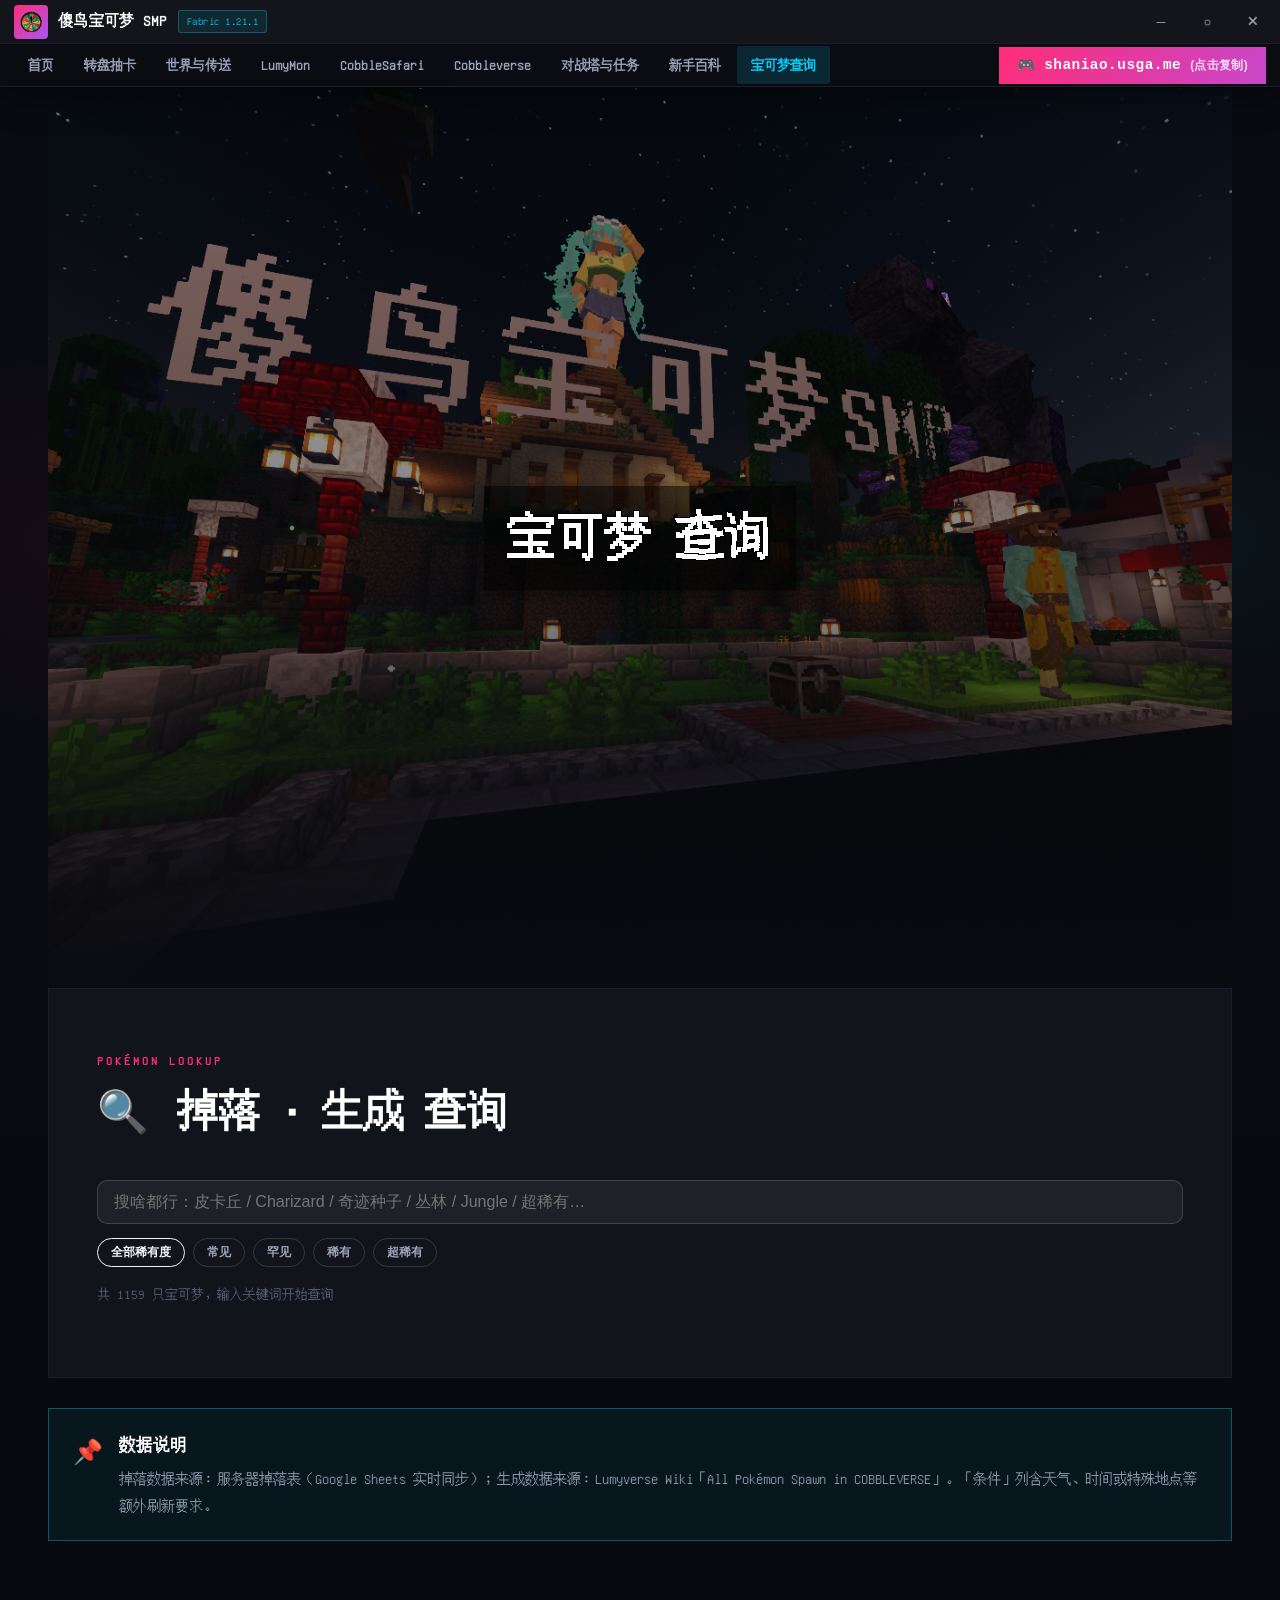
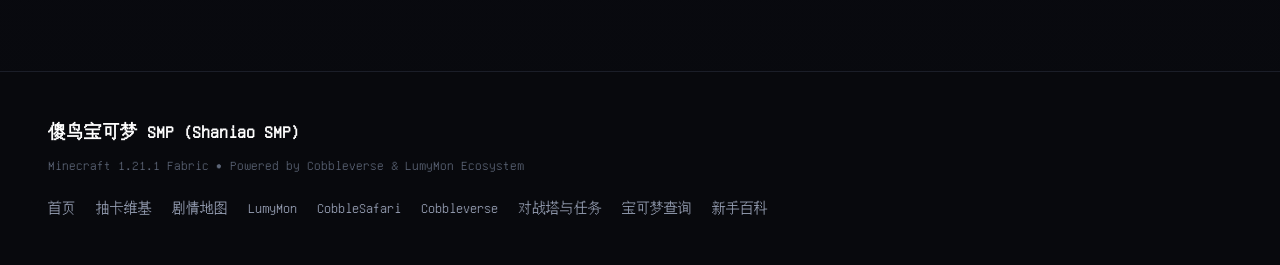
<file: pokemon.html>
<!DOCTYPE html>
<html lang="zh-CN">
<head>
    <meta charset="UTF-8">
    <meta name="viewport" content="width=device-width, initial-scale=1.0">
    <title>宝可梦查询 | 傻鸟宝可梦 SMP Wiki</title>
    <link rel="stylesheet" href="style.css?v=10">
    <style>
        .pk-search { display:flex; gap:10px; flex-wrap:wrap; align-items:center; margin-bottom:14px; }
        .pk-search input { flex:1; min-width:220px; padding:12px 16px; border-radius:10px; border:1px solid rgba(255,255,255,.15);
            background:rgba(255,255,255,.06); color:var(--text); font-size:1rem; outline:none; }
        .pk-search input:focus { border-color:var(--accent-cyan); }
        .rarity-chips { display:flex; gap:8px; flex-wrap:wrap; margin-bottom:16px; }
        .rchip { padding:5px 13px; border-radius:999px; cursor:pointer; font-size:.78rem; font-weight:600;
            border:1px solid rgba(255,255,255,.15); color:var(--text-muted); background:transparent; transition:all .2s; }
        .rchip.on { border-color:var(--accent-cyan); color:var(--accent-cyan); }
        .pk-card { border:1px solid rgba(255,255,255,.1); border-radius:12px; padding:14px 16px; margin-bottom:14px;
            background:rgba(255,255,255,.04); }
        .pk-card h4 { margin:0 0 10px; font-size:1.02rem; display:flex; align-items:center; gap:8px; flex-wrap:wrap; }
        .pk-card h4 .n { color:var(--text-dim); font-size:.75rem; font-weight:400; }
        .pk-cols { display:grid; grid-template-columns:1.4fr 1fr; gap:14px; }
        @media (max-width: 720px) { .pk-cols { grid-template-columns:1fr; } }
        .pk-block { min-width:0; }
        .pk-block h5 { margin:0 0 8px; font-size:.82rem; color:var(--text-dim); font-weight:700; letter-spacing:.05em; }
        .drop-table { width:100%; border-collapse:collapse; font-size:.88rem; }
        .drop-table td { padding:6px 10px; border-top:1px solid rgba(255,255,255,.07); color:var(--text-muted); }
        .drop-table td:first-child { color:var(--text); font-weight:600; }
        .drop-table td:last-child { text-align:right; white-space:nowrap; }
        .pct-bar { display:inline-block; height:6px; border-radius:3px; background:var(--accent-cyan); vertical-align:middle; margin-left:8px; }
        .spawn-meta { display:flex; flex-direction:column; gap:7px; font-size:.88rem; color:var(--text-muted); }
        .spawn-meta .row { display:flex; gap:8px; align-items:flex-start; }
        .spawn-meta .k { color:var(--text-dim); flex-shrink:0; min-width:52px; font-size:.78rem; padding-top:2px; }
        .rarity-tag { display:inline-block; padding:2px 10px; border-radius:999px; font-size:.74rem; font-weight:700; }
        .rar-ultra { background:rgba(255,215,0,.15); color:#ffd700; border:1px solid rgba(255,215,0,.35); }
        .rar-rare { background:rgba(192,132,252,.15); color:#c084fc; border:1px solid rgba(192,132,252,.35); }
        .rar-uncommon { background:rgba(125,211,252,.13); color:#7dd3fc; border:1px solid rgba(125,211,252,.3); }
        .rar-common { background:rgba(148,163,184,.13); color:#94a3b8; border:1px solid rgba(148,163,184,.3); }
        .hit-note { font-size:.82rem; color:var(--text-dim); margin-bottom:14px; }
        .empty-hint { color:var(--text-dim); padding:10px 0; }
    </style>
</head>
<body>

    <div class="fixed-bg"></div>
    <svg class="squiggly-defs" aria-hidden="true">
        <filter id="squiggly-filter" x="-15%" y="-25%" width="130%" height="150%">
            <feTurbulence id="squiggly-turb" type="fractalNoise" baseFrequency="0.015 0.015" numOctaves="3" seed="0" result="noise"/>
            <feDisplacementMap id="squiggly-disp" in="SourceGraphic" in2="noise" scale="6" xChannelSelector="R" yChannelSelector="G"/>
        </filter>
    </svg>
    <header class="navbar">
        <div class="titlebar">
            <a href="index.html" class="titlebar-left">
                <div class="brand-badge"><img src="Wheel_icon.png" alt="Wheel" class="brand-icon"></div>
                <span class="brand-title">傻鸟宝可梦 SMP</span>
                <span class="brand-tag">Fabric 1.21.1</span>
            </a>
            <div class="window-controls">
                <button class="win-btn" title="最小化" onclick="winFake('min')">─</button>
                <button class="win-btn" title="最大化" onclick="winFake('max')">▢</button>
                <button class="win-btn win-close" title="关闭" onclick="winFake('close')">✕</button>
            </div>
        </div>
        <div class="menubar">
            <ul class="nav-links">
                <li><a href="index.html" class="nav-link">首页</a></li><li><a href="gacha.html" class="nav-link">转盘抽卡</a></li><li><a href="world.html" class="nav-link">世界与传送</a></li><li><a href="lumymon.html" class="nav-link">LumyMon</a></li><li><a href="cobblesafari.html" class="nav-link">CobbleSafari</a></li><li><a href="cobbleverse.html" class="nav-link">Cobbleverse</a></li><li><a href="battletower.html" class="nav-link">对战塔与任务</a></li><li><a href="guide.html" class="nav-link">新手百科</a></li><li><a href="pokemon.html" class="nav-link active">宝可梦查询</a></li>
            </ul>
            <div class="nav-action">
                <button class="btn-ip-copy" onclick="copyServerIP()">
                    <span>🎮</span>
                    <span class="ip-text">shaniao.usga.me</span>
                    <span style="font-size:0.75rem; opacity:0.8;">(点击复制)</span>
                </button>
                <button class="menu-toggle" aria-label="Toggle Navigation">☰</button>
            </div>
        </div>
    </header>

    <main class="main-wrapper">
        <div class="hero-section page-hero" style="padding: 30px 0 20px;">
            <div class="hero-pill">
                <span>⚡ POKÉMON DATABASE</span>
            </div>
            <h1 class="hero-title" style="font-size: clamp(2rem, 4vw, 3rem); margin-bottom: 10px;">
                宝可梦 <span class="gradient-text squiggly-word">查询</span>
            </h1>
            <p class="hero-subtitle" style="margin-bottom: 20px;">
                全服 <strong>1159 只</strong>宝可梦的<strong>掉落 + 生成</strong>一体档案——搜宝可梦、掉落物或群系都行，一页全查！
            </p>
        </div>

        <div class="glass-panel" style="margin-bottom: 30px;">
            <div class="section-header">
                <span class="section-tag">POKÉMON LOOKUP</span>
                <h2 class="section-title"><span class="icon">🔍</span> 掉落 · 生成 查询</h2>
            </div>
            <div class="pk-search">
                <input id="pkInput" type="text" placeholder="搜啥都行：皮卡丘 / Charizard / 奇迹种子 / 丛林 / Jungle / 超稀有…" autocomplete="off">
            </div>
            <div class="rarity-chips">
                <button class="rchip on" data-r="all">全部稀有度</button>
                <button class="rchip" data-r="Common">常见</button>
                <button class="rchip" data-r="Uncommon">罕见</button>
                <button class="rchip" data-r="Rare">稀有</button>
                <button class="rchip" data-r="Ultra-Rare">超稀有</button>
            </div>
            <div id="pkCount" class="hit-note">数据加载中…</div>
            <div id="pkResult"></div>
        </div>

        <div class="callout callout-info" style="margin-bottom: 30px;">
            <div class="callout-icon">📌</div>
            <div class="callout-content">
                <div class="callout-title">数据说明</div>
                <p style="font-size:0.9rem; margin-top:4px;">
                    掉落数据来源：服务器掉落表（Google Sheets 实时同步）；生成数据来源：Lumyverse Wiki「All Pokémon Spawn in COBBLEVERSE」。「条件」列含天气、时间或特殊地点等额外刷新要求。
                </p>
            </div>
        </div>
    </main>

    <footer class="footer">
        <div class="footer-inner">
            <div>
                <div style="font-weight: 800; font-size: 1.1rem; color: #fff; margin-bottom: 6px;">傻鸟宝可梦 SMP (Shaniao SMP)</div>
                <div class="footer-meta">Minecraft 1.21.1 Fabric • Powered by Cobbleverse & LumyMon Ecosystem</div>
            </div>
            <div class="footer-links">
                <a href="index.html" class="footer-link">首页</a>
                <a href="gacha.html" class="footer-link">抽卡维基</a>
                <a href="world.html" class="footer-link">剧情地图</a>
                <a href="lumymon.html" class="footer-link">LumyMon</a>
                <a href="cobblesafari.html" class="footer-link">CobbleSafari</a>
                <a href="cobbleverse.html" class="footer-link">Cobbleverse</a>
                <a href="battletower.html" class="footer-link">对战塔与任务</a>
                <a href="pokemon.html" class="footer-link">宝可梦查询</a>
                <a href="guide.html" class="footer-link">新手百科</a>
            </div>
        </div>
    </footer>
    <script src="script.js?v=10"></script>
    <script>
    let DB = {};
    let ITEMZH = {};
    let rarityF = 'all';

    function esc(s) {
        return String(s).replace(/&/g,'&amp;').replace(/</g,'&lt;').replace(/>/g,'&gt;');
    }

    function pctBar(p) {
        const w = Math.min(100, p).toFixed(0);
        return '<div style="display:flex;align-items:center;justify-content:flex-end;gap:6px;"><span>' + p + '%</span><span class="pct-bar" style="width:' + (w*2) + 'px;"></span></div>';
    }

    function zhRarity(r) {
        const m = {'Common':'常见','Uncommon':'罕见','Rare':'稀有','Ultra-Rare':'超稀有'};
        return String(r || '').split('/').map(function(x){ return m[x.trim()] || x; }).join('/');
    }

    function rarityCls(r) {
        r = (r || '').toLowerCase();
        if (r.indexOf('ultra') >= 0) return 'rar-ultra';
        if (r.indexOf('rare') >= 0) return 'rar-rare';
        if (r.indexOf('uncommon') >= 0) return 'rar-uncommon';
        return 'rar-common';
    }

    function matchRarity(r) {
        if (rarityF === 'all') return true;
        return (r || '').toLowerCase().indexOf(rarityF.toLowerCase()) >= 0;
    }

    function pokeCard(name) {
        const s = DB[name];
        if (!s) return '';
        let html = '<div class="pk-card"><h4>🐾 ' + esc(name) +
            (s.zh ? ' <span style="color:var(--accent-cyan);font-weight:700;">' + esc(s.zh) + '</span>' : '') +
            (s.num ? ' <span class="n">' + esc(s.num) + '</span>' : '') + '</h4><div class="pk-cols">';

        // 掉落表
        if (s.drops && s.drops.length) {
            let rows = '';
            for (const d of s.drops) {
                var iz = ITEMZH[d.item] || '';
                rows += '<tr><td>' + esc(d.item) + (iz ? ' <span style="color:var(--text-dim);font-size:.78rem;">' + esc(iz) + '</span>' : '') + '</td><td style="text-align:center;">' + d.qty + '</td><td>' + pctBar(d.pct) + '</td></tr>';
            }
            html += '<div class="pk-block"><h5>💎 掉落物</h5><table class="drop-table"><tr style="color:var(--text-dim);"><td style="width:45%;">物品</td><td style="width:12%;text-align:center;">数量</td><td style="width:43%;text-align:right;">概率</td></tr>' + rows + '</table></div>';
        } else {
            html += '<div class="pk-block"><h5>💎 掉落物</h5><p class="empty-hint" style="margin:0;">暂无掉落数据</p></div>';
        }

        // 生成信息
        const r = s.rarity || '';
        let sm = '<div class="pk-block"><h5>🌍 生成</h5><div class="spawn-meta">';
        sm += '<div class="row"><span class="k">群系</span><span>' + esc(s.spawn_zh || s.spawn || '未知') + '</span></div>';
        if (r) sm += '<div class="row"><span class="k">稀有度</span><span class="rarity-tag ' + rarityCls(r) + '">' + esc(zhRarity(r)) + '</span></div>';
        if (s.condition) sm += '<div class="row"><span class="k">条件</span><span>' + esc(s.condition) + '</span></div>';
        if (s.forms) sm += '<div class="row"><span class="k">形态</span><span>' + esc(s.forms) + '</span></div>';
        sm += '</div></div>';
        html += sm + '</div></div>';
        return html;
    }

    function doSearch() {
        const q = document.getElementById('pkInput').value.trim().toLowerCase();
        const cnt = document.getElementById('pkCount');
        const el = document.getElementById('pkResult');
        const names = Object.keys(DB);
        if (!q) {
            cnt.textContent = '共 ' + names.length + ' 只宝可梦，输入关键词开始查询';
            el.innerHTML = '';
            return;
        }
        const hits = names.filter(n => {
            const s = DB[n];
            if (!matchRarity(s.rarity)) return false;
            if (n.toLowerCase().includes(q) || (s.zh || '').toLowerCase().includes(q)) return true;
            if ((s.spawn || '').toLowerCase().includes(q) || (s.spawn_zh || '').toLowerCase().includes(q)) return true;
            if (s.drops) {
                for (const d of s.drops) {
                    if (d.item.toLowerCase().includes(q) || (ITEMZH[d.item] || '').toLowerCase().includes(q)) return true;
                }
            }
            return false;
        });
        cnt.textContent = '匹配 ' + hits.length + ' 只宝可梦';
        if (!hits.length) { el.innerHTML = '<p class="empty-hint">没有匹配结果～试试宝可梦名、掉落物或群系关键词？</p>'; return; }
        el.innerHTML = hits.slice(0, 60).map(pokeCard).join('')
            + (hits.length > 60 ? '<p class="empty-hint">结果较多，只显示前 60 只，请缩小关键词～</p>' : '');
    }

    document.getElementById('pkInput').addEventListener('input', doSearch);
    document.querySelectorAll('.rchip').forEach(function(btn){
        btn.onclick = function(){
            document.querySelectorAll('.rchip').forEach(function(b){ b.classList.remove('on'); });
            this.classList.add('on');
            rarityF = this.getAttribute('data-r');
            doSearch();
        };
    });

    fetch('pokemon_data.json').then(function(r){ return r.json(); }).then(function(d){
        DB = d.pokemons;
        ITEMZH = d.item_zh || {};
        document.getElementById('pkCount').textContent = '共 ' + Object.keys(DB).length + ' 只宝可梦，输入关键词开始查询';
    }).catch(function(e){
        document.getElementById('pkCount').textContent = '数据加载失败：' + e;
    });
    </script>
</body>
</html>
</file>
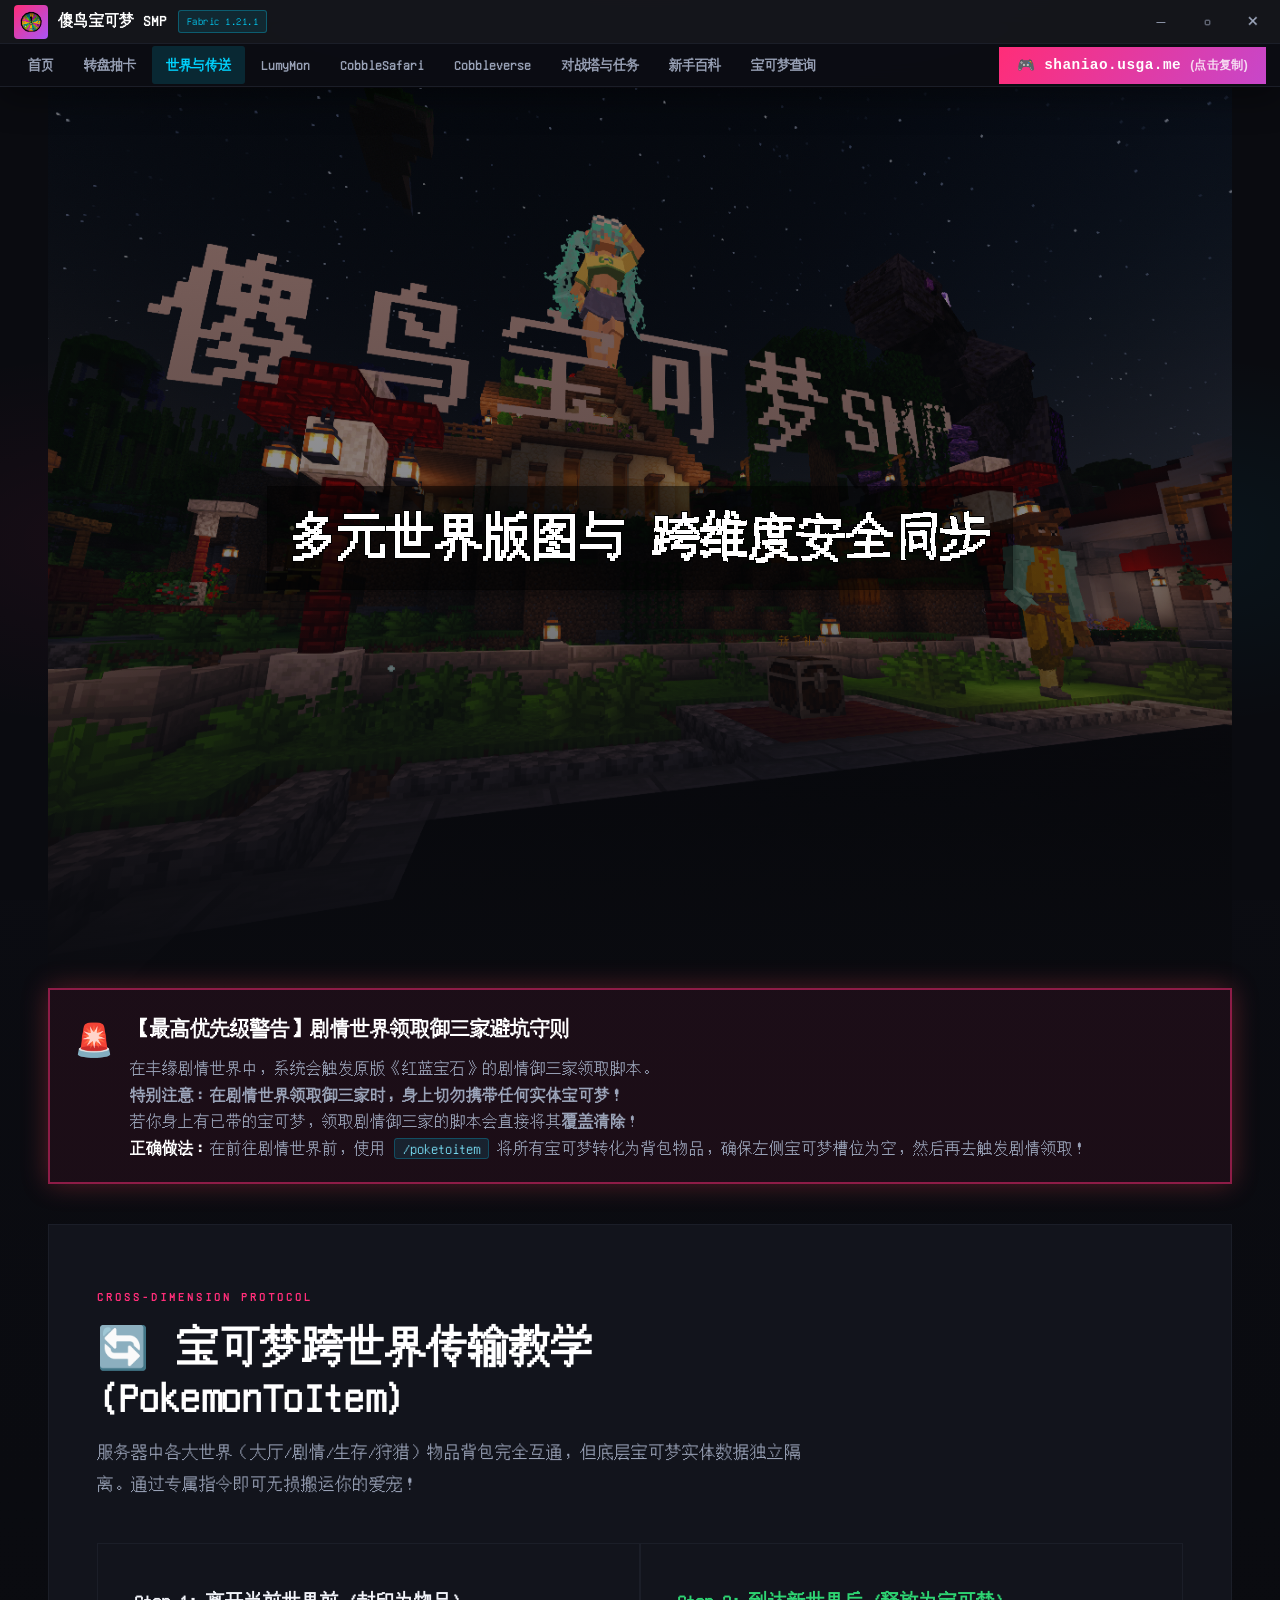
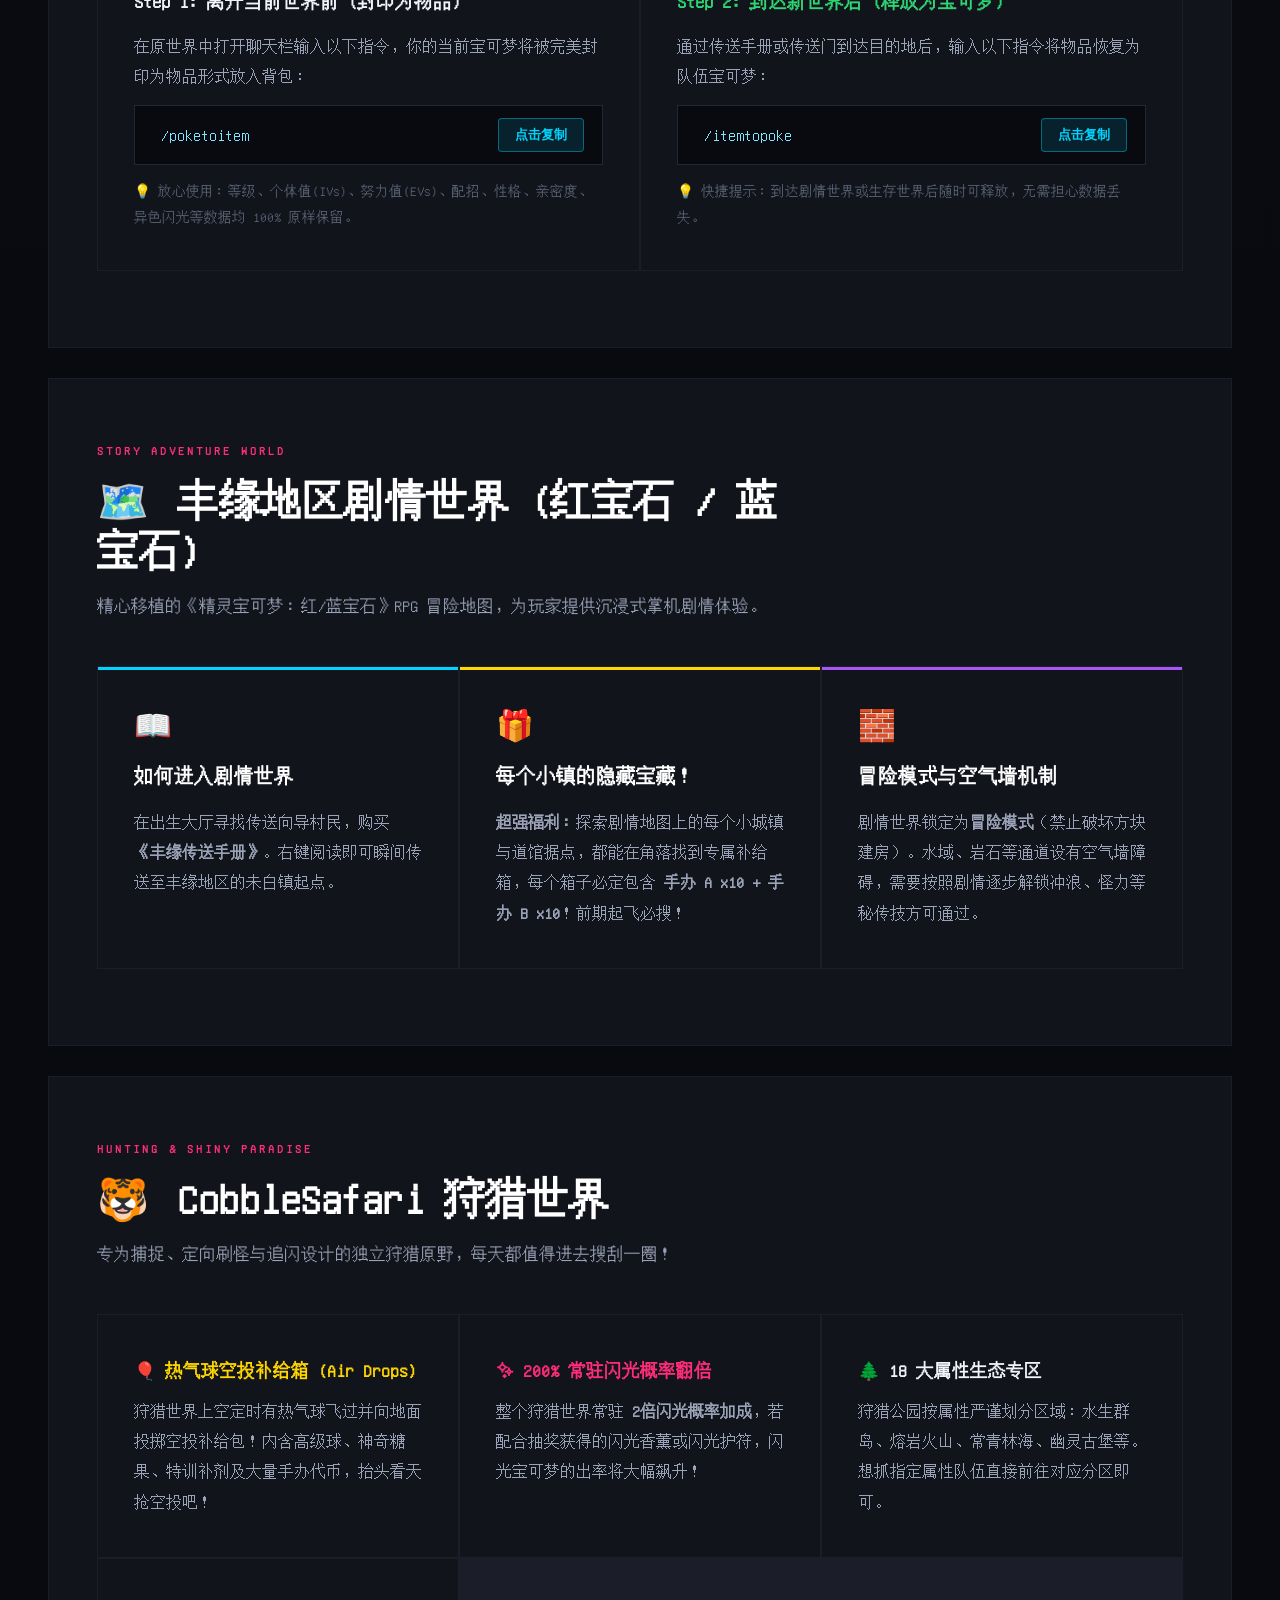
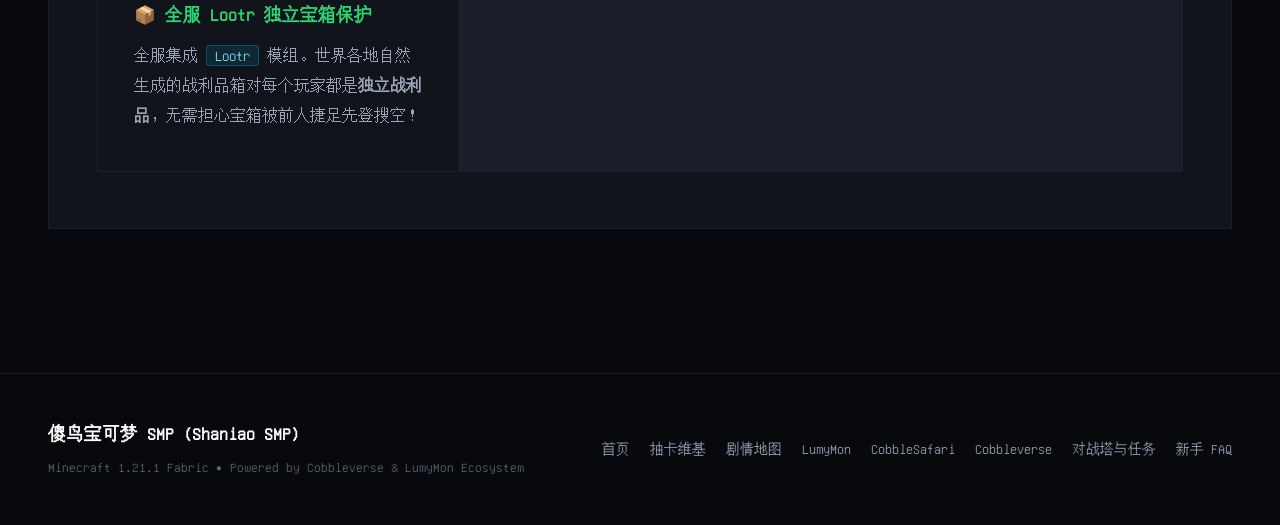
<file: world.html>
<!DOCTYPE html>
<html lang="zh-CN">
<head>
    <meta charset="UTF-8">
    <meta name="viewport" content="width=device-width, initial-scale=1.0">
    <title>世界探索与跨维度指南 | 傻鸟宝可梦 SMP Wiki</title>
    <link rel="stylesheet" href="style.css?v=5">
</head>
<body>

    <div class="fixed-bg"></div>
    <svg class="squiggly-defs" aria-hidden="true">
        <filter id="squiggly-filter" x="-15%" y="-25%" width="130%" height="150%">
            <feTurbulence id="squiggly-turb" type="fractalNoise" baseFrequency="0.015 0.015" numOctaves="3" seed="0" result="noise"/>
            <feDisplacementMap id="squiggly-disp" in="SourceGraphic" in2="noise" scale="6" xChannelSelector="R" yChannelSelector="G"/>
        </filter>
    </svg>


    <!-- Navigation Header -->
        <header class="navbar">
        <div class="titlebar">
            <a href="index.html" class="titlebar-left">
                <div class="brand-badge"><img src="Wheel_icon.png" alt="Wheel" class="brand-icon"></div>
                <span class="brand-title">傻鸟宝可梦 SMP</span>
                <span class="brand-tag">Fabric 1.21.1</span>
            </a>
            <div class="window-controls">
                <button class="win-btn" title="最小化" onclick="winFake('min')">─</button>
                <button class="win-btn" title="最大化" onclick="winFake('max')">▢</button>
                <button class="win-btn win-close" title="关闭" onclick="winFake('close')">✕</button>
            </div>
        </div>
        <div class="menubar">
            <ul class="nav-links">
                <li><a href="index.html" class="nav-link">首页</a></li><li><a href="gacha.html" class="nav-link">转盘抽卡</a></li><li><a href="world.html" class="nav-link active">世界与传送</a></li><li><a href="lumymon.html" class="nav-link">LumyMon</a></li><li><a href="cobblesafari.html" class="nav-link">CobbleSafari</a></li><li><a href="cobbleverse.html" class="nav-link">Cobbleverse</a></li><li><a href="battletower.html" class="nav-link">对战塔与任务</a></li><li><a href="guide.html" class="nav-link">新手百科</a></li><li><a href="pokemon.html" class="nav-link">宝可梦查询</a></li>
            </ul>
            <div class="nav-action">
                <button class="btn-ip-copy" onclick="copyServerIP()">
                    <span>🎮</span>
                    <span class="ip-text">shaniao.usga.me</span>
                    <span style="font-size:0.75rem; opacity:0.8;">(点击复制)</span>
                </button>
                <button class="menu-toggle" aria-label="Toggle Navigation">☰</button>
            </div>
        </div>
    </header>

    <main class="main-wrapper">
        <div class="hero-section page-hero" style="padding: 30px 0 20px;">
            <div class="hero-pill">
                <span>🗺️ WORLDS & DIMENSION TRAVEL</span>
            </div>
            <h1 class="hero-title" style="font-size: clamp(2rem, 4vw, 3rem); margin-bottom: 10px;">
                多元世界版图与 <span class="gradient-text squiggly-word">跨维度安全同步</span>
            </h1>
            <p class="hero-subtitle" style="margin-bottom: 20px;">
                出生大厅、丰缘剧情冒险界、CobbleSafari 狩猎世界三大维度全面解析。
            </p>
        </div>

        <!-- Section 1: CRITICAL HAZARD WARNING -->
        <div class="callout callout-danger" style="border-width:2px; box-shadow: 0 0 25px rgba(255,71,87,0.3);">
            <div class="callout-icon" style="font-size:2rem;">🚨</div>
            <div class="callout-content">
                <div class="callout-title" style="font-size:1.25rem;">【最高优先级警告】剧情世界领取御三家避坑守则</div>
                <p style="font-size:0.98rem; margin-top:8px; line-height:1.7;">
                    在丰缘剧情世界中，系统会触发原版《红蓝宝石》的剧情御三家领取脚本。<br>
                    <strong>特别注意：在剧情世界领取御三家时，身上切勿携带任何实体宝可梦！</strong><br>
                    若你身上有已带的宝可梦，领取剧情御三家的脚本会直接将其<strong>覆盖清除</strong>！<br>
                    <span style="color:#fff; font-weight:700;">正确做法：</span>在前往剧情世界前，使用 <code>/poketoitem</code> 将所有宝可梦转化为背包物品，确保左侧宝可梦槽位为空，然后再去触发剧情领取！
                </p>
            </div>
        </div>

        <!-- Section 2: Dimension Sync Instructions -->
        <div class="glass-panel" style="margin-bottom: 30px;">
            <div class="section-header">
                <span class="section-tag">CROSS-DIMENSION PROTOCOL</span>
                <h2 class="section-title"><span class="icon">🔄</span> 宝可梦跨世界传输教学 (PokemonToItem)</h2>
                <p class="section-desc">
                    服务器中各大世界（大厅/剧情/生存/狩猎）物品背包完全互通，但底层宝可梦实体数据独立隔离。通过专属指令即可无损搬运你的爱宠！
                </p>
            </div>

            <div class="grid-2" style="margin-bottom: 20px;">
                <div class="feature-card">
                    <h3 style="color:var(--accent-cyan); margin-bottom:12px;">Step 1: 离开当前世界前 (封印为物品)</h3>
                    <p class="feature-desc">在原世界中打开聊天栏输入以下指令，你的当前宝可梦将被完美封印为物品形式放入背包：</p>
                    <div class="cmd-box">
                        <code>/poketoitem</code>
                        <button class="cmd-copy" onclick="copyCommand('/poketoitem')">点击复制</button>
                    </div>
                    <p style="font-size:0.85rem; color:var(--text-dim); margin-top:8px;">
                        💡 放心使用：等级、个体值(IVs)、努力值(EVs)、配招、性格、亲密度、异色闪光等数据均 100% 原样保留。
                    </p>
                </div>

                <div class="feature-card">
                    <h3 style="color:var(--green); margin-bottom:12px;">Step 2: 到达新世界后 (释放为宝可梦)</h3>
                    <p class="feature-desc">通过传送手册或传送门到达目的地后，输入以下指令将物品恢复为队伍宝可梦：</p>
                    <div class="cmd-box">
                        <code>/itemtopoke</code>
                        <button class="cmd-copy" onclick="copyCommand('/itemtopoke')">点击复制</button>
                    </div>
                    <p style="font-size:0.85rem; color:var(--text-dim); margin-top:8px;">
                        💡 快捷提示：到达剧情世界或生存世界后随时可释放，无需担心数据丢失。
                    </p>
                </div>
            </div>
        </div>

        <!-- Section 3: Hoenn Story Map -->
        <div class="glass-panel" style="margin-bottom: 30px;">
            <div class="section-header">
                <span class="section-tag">STORY ADVENTURE WORLD</span>
                <h2 class="section-title"><span class="icon">🗺️</span> 丰缘地区剧情世界 (红宝石 / 蓝宝石)</h2>
                <p class="section-desc">
                    精心移植的《精灵宝可梦：红/蓝宝石》RPG 冒险地图，为玩家提供沉浸式掌机剧情体验。
                </p>
            </div>

            <div class="grid-3" style="margin-bottom: 20px;">
                <div class="feature-card cyan">
                    <div class="feature-icon">📖</div>
                    <h3 class="feature-title">如何进入剧情世界</h3>
                    <p class="feature-desc">
                        在出生大厅寻找传送向导村民，购买 <strong>《丰缘传送手册》</strong>。右键阅读即可瞬间传送至丰缘地区的未白镇起点。
                    </p>
                </div>

                <div class="feature-card gold">
                    <div class="feature-icon">🎁</div>
                    <h3 class="feature-title">每个小镇的隐藏宝藏！</h3>
                    <p class="feature-desc">
                        <strong>超强福利：</strong>探索剧情地图上的每个小城镇与道馆据点，都能在角落找到专属补给箱，每个箱子必定包含 <strong>手办 A x10 + 手办 B x10</strong>！前期起飞必搜！
                    </p>
                </div>

                <div class="feature-card purple">
                    <div class="feature-icon">🧱</div>
                    <h3 class="feature-title">冒险模式与空气墙机制</h3>
                    <p class="feature-desc">
                        剧情世界锁定为<strong>冒险模式</strong>（禁止破坏方块建房）。水域、岩石等通道设有空气墙障碍，需要按照剧情逐步解锁冲浪、怪力等秘传技方可通过。
                    </p>
                </div>
            </div>
        </div>

        <!-- Section 4: CobbleSafari Hunting World -->
        <div class="glass-panel">
            <div class="section-header">
                <span class="section-tag">HUNTING & SHINY PARADISE</span>
                <h2 class="section-title"><span class="icon">🐯</span> CobbleSafari 狩猎世界</h2>
                <p class="section-desc">
                    专为捕捉、定向刷怪与追闪设计的独立狩猎原野，每天都值得进去搜刮一圈！
                </p>
            </div>

            <div class="grid-2">
                <div class="feature-card">
                    <h4 style="color:var(--gold); margin-bottom:8px; font-size:1.1rem;">🎈 热气球空投补给箱 (Air Drops)</h4>
                    <p class="feature-desc">
                        狩猎世界上空定时有热气球飞过并向地面投掷空投补给包！内含高级球、神奇糖果、特训补剂及大量手办代币，抬头看天抢空投吧！
                    </p>
                </div>

                <div class="feature-card">
                    <h4 style="color:var(--primary); margin-bottom:8px; font-size:1.1rem;">✨ 200% 常驻闪光概率翻倍</h4>
                    <p class="feature-desc">
                        整个狩猎世界常驻 <strong>2倍闪光概率加成</strong>，若配合抽奖获得的闪光香薰或闪光护符，闪光宝可梦的出率将大幅飙升！
                    </p>
                </div>

                <div class="feature-card">
                    <h4 style="color:var(--accent-cyan); margin-bottom:8px; font-size:1.1rem;">🌲 18 大属性生态专区</h4>
                    <p class="feature-desc">
                        狩猎公园按属性严谨划分区域：水生群岛、熔岩火山、常青林海、幽灵古堡等。想抓指定属性队伍直接前往对应分区即可。
                    </p>
                </div>

                <div class="feature-card">
                    <h4 style="color:#2ed573; margin-bottom:8px; font-size:1.1rem;">📦 全服 Lootr 独立宝箱保护</h4>
                    <p class="feature-desc">
                        全服集成 <code>Lootr</code> 模组。世界各地自然生成的战利品箱对每个玩家都是<strong>独立战利品</strong>，无需担心宝箱被前人捷足先登搜空！
                    </p>
                </div>
            </div>
        </div>
    </main>

    <!-- Footer -->
    <footer class="footer">
        <div class="footer-inner">
            <div>
                <div style="font-weight: 800; font-size: 1.1rem; color: #fff; margin-bottom: 6px;">傻鸟宝可梦 SMP (Shaniao SMP)</div>
                <div class="footer-meta">Minecraft 1.21.1 Fabric • Powered by Cobbleverse & LumyMon Ecosystem</div>
            </div>
            <div class="footer-links">
                <a href="index.html" class="footer-link">首页</a>
                <a href="gacha.html" class="footer-link">抽卡维基</a>
                <a href="world.html" class="footer-link">剧情地图</a>
                <a href="lumymon.html" class="footer-link">LumyMon</a>
                <a href="cobblesafari.html" class="footer-link">CobbleSafari</a>
                <a href="cobbleverse.html" class="footer-link">Cobbleverse</a>
                <a href="battletower.html" class="footer-link">对战塔与任务</a>
                <a href="guide.html" class="footer-link">新手 FAQ</a>
            </div>
        </div>
    </footer>

    <script src="script.js?v=5"></script>
</body>
</html>
</file>
<file: style.css>
/* ============================================================
   傻鸟宝可梦 SMP Wiki - 统一样式表 v3
   Cobblemon 官网式结构：直角 / 极简 Hero / 硬朗分区 / 视差画廊
   ============================================================ */
/* ============ 字体：Unifont 点阵 ============ */
@font-face {
    font-family: 'Unifont';
    src: url('fonts/unifont.otf') format('opentype');
    font-display: swap;
}

:root {
    --bg: #0a0b10;
    --bg-soft: #101218;
    --panel: #12141c;
    --panel-2: #0d0f15;
    --line: #232733;
    --line-soft: #1b1e28;
    --primary: #ff2d78;
    --accent: #00d4ff;
    --gold: #ffd700;
    --purple: #a855f7;
    --green: #2ed573;
    --text: #f2f4fa;
    --text-muted: #9aa3b8;
    --text-dim: #5d6678;
    --radius: 0px;
    --brand-grad: linear-gradient(100deg, #ff2d78, #a855f7 50%, #00d4ff);
    --transition: all 0.3s cubic-bezier(0.2, 0.8, 0.3, 1);
}

* { margin: 0; padding: 0; box-sizing: border-box; }

html { scroll-behavior: smooth; }

body {
    font-family: "Unifont", "PingFang SC", "Microsoft YaHei", "Segoe UI", system-ui, sans-serif;
    background: linear-gradient(180deg, #0c0d14, var(--bg) 40%, #08090e);
    color: var(--text);
    line-height: 1.85;
    min-height: 100vh;
    overflow-x: hidden;
    -webkit-font-smoothing: antialiased;
}

/* ============ 背景层 ============ */
.fixed-bg {
    position: fixed;
    inset: 0;
    z-index: -1;
    background:
        radial-gradient(ellipse 70% 40% at 50% -10%, rgba(168, 85, 247, 0.1), transparent 60%),
        radial-gradient(ellipse 50% 35% at 10% 60%, rgba(255, 45, 120, 0.06), transparent 60%),
        radial-gradient(ellipse 50% 35% at 90% 60%, rgba(0, 212, 255, 0.05), transparent 60%),
        var(--bg);
}

a { color: var(--accent); text-decoration: none; }
code {
    background: rgba(0, 212, 255, 0.1);
    padding: 2px 8px;
    border-radius: 3px;
    font-family: "Unifont", "Consolas", monospace;
    font-size: 0.92em;
    color: #7ee7ff;
    border: 1px solid rgba(0, 212, 255, 0.25);
}
kbd {
    background: #1a1d26;
    border: 1px solid #3a3f4d;
    padding: 2px 7px;
    border-radius: 3px;
    font-size: 0.85em;
}

/* ============ 导航栏（官网式顶部条） ============ */
.navbar {
    position: fixed;
    top: -100px;
    left: 0;
    right: 0;
    z-index: 100;
    background: rgba(12, 13, 20, 0.95);
    backdrop-filter: blur(14px);
    border-bottom: 1px solid var(--line-soft);
    box-shadow: 0 10px 34px rgba(0, 0, 0, 0.4);
    transition: top 0.35s ease;
}
.navbar.visible { top: 0; }

/* ===== 标题栏（Windows 窗口风） ===== */
.titlebar {
    display: flex;
    align-items: center;
    justify-content: space-between;
    height: 44px;
    padding: 0 4px 0 14px;
    background: rgba(255, 255, 255, 0.035);
    border-bottom: 1px solid var(--line-soft);
    user-select: none;
}
.titlebar-left {
    display: flex;
    align-items: center;
    gap: 10px;
    text-decoration: none;
    color: var(--text);
}
.brand-badge {
    width: 34px; height: 34px;
    display: grid; place-items: center;
    background: linear-gradient(135deg, var(--primary), var(--purple));
    border-radius: 4px;
    flex-shrink: 0;
}
.brand-badge img { width: 25px; height: 25px; object-fit: contain; }
.brand-title { font-weight: 800; font-size: 0.95rem; color: #fff; letter-spacing: 0.3px; }
.brand-tag {
    font-size: 0.66rem;
    color: var(--accent);
    background: rgba(0, 212, 255, 0.1);
    border: 1px solid rgba(0, 212, 255, 0.3);
    padding: 1px 8px;
    border-radius: 3px;
    letter-spacing: 0.5px;
}
.window-controls { display: flex; align-items: stretch; height: 44px; }
.win-btn {
    width: 46px;
    border: none;
    background: transparent;
    color: var(--text-muted);
    font-size: 0.78rem;
    cursor: pointer;
    display: grid;
    place-items: center;
    transition: background 0.15s, color 0.15s;
}
.win-btn:hover { background: rgba(255, 255, 255, 0.1); color: #fff; }
.win-close:hover { background: #e81123; color: #fff; }

/* ===== 菜单栏（PS 式菜单条） ===== */
.menubar {
    display: flex;
    align-items: center;
    justify-content: space-between;
    height: 42px;
    padding: 0 14px;
    gap: 14px;
}
.nav-links { display: flex; gap: 2px; list-style: none; margin: 0; padding: 0; }
.nav-link {
    display: block;
    padding: 7px 14px;
    color: var(--text-muted);
    font-size: 0.84rem;
    font-weight: 600;
    text-decoration: none;
    border-radius: 3px;
    transition: var(--transition);
}
.nav-link:hover { background: rgba(255, 255, 255, 0.07); color: #fff; }
.nav-link.active { background: rgba(0, 212, 255, 0.14); color: #00d4ff; }
.nav-action { display: flex; align-items: center; gap: 10px; }
.btn-ip-copy {
    display: flex; align-items: center; gap: 9px;
    padding: 10px 18px;
    background: linear-gradient(120deg, #ff2d78, #a855f7);
    background-size: 160% auto;
    color: #fff;
    border: none;
    border-radius: 0;
    cursor: pointer;
    font-size: 0.9rem;
    font-weight: 800;
    letter-spacing: 0.3px;
    transition: var(--transition);
}
.btn-ip-copy:hover { transform: translateY(-1px); background-position: right center; box-shadow: 0 8px 24px rgba(255, 45, 120, 0.4); }
.btn-ip-copy .ip-text { font-family: "Consolas", monospace; letter-spacing: 0.5px; }
.menu-toggle {
    display: none;
    background: none;
    border: 1px solid var(--line);
    color: #fff;
    font-size: 1.2rem;
    padding: 6px 12px;
    border-radius: 6px;
    cursor: pointer;
}

/* ============ Hero（官网式极简全屏） ============ */
.hero-section {
    position: relative;
    min-height: 100vh;
    display: flex;
    flex-direction: column;
    align-items: center;
    justify-content: center;
    text-align: center;
    padding: 0 28px;
}
.hero-section::before {
    content: "";
    position: absolute;
    inset: 0;
    background:
        linear-gradient(180deg, rgba(10, 11, 16, 0.30), rgba(10, 11, 16, 0.55) 60%, var(--bg)),
        url("bg.png") center 30% / cover no-repeat;
    z-index: -1;
}
.hero-pill { display: none; }
.pulse-dot {
    width: 7px; height: 7px; border-radius: 50%;
    background: var(--green);
    animation: pulse 1.8s ease-in-out infinite;
}
@keyframes pulse {
    0%, 100% { box-shadow: 0 0 0 0 rgba(46, 213, 115, 0.5); }
    50% { box-shadow: 0 0 0 7px rgba(46, 213, 115, 0); }
}
.hero-title {
    font-size: clamp(1.05rem, 2.2vw, 1.55rem);
    font-weight: 800;
    line-height: 1.7;
    letter-spacing: 0.3px;
    display: inline-block;
    background: rgba(0, 0, 0, 0.55);
    padding: 10px 22px;
    color: #fff;
    text-shadow:
        1px 1px 0 rgba(0, 0, 0, 0.9),
        -1px -1px 0 rgba(0, 0, 0, 0.9),
        1px -1px 0 rgba(0, 0, 0, 0.9),
        -1px 1px 0 rgba(0, 0, 0, 0.9);
    box-shadow: 0 0 0 1px rgba(0, 0, 0, 0.5), 0 4px 16px rgba(0, 0, 0, 0.35);
}
.gradient-text {
    color: #fff;
    background: none;
    -webkit-background-clip: initial;
    background-clip: initial;
    -webkit-text-fill-color: currentColor;
}
.hero-subtitle { display: none; }

/* SquigglyText 波浪扭曲滤镜（Aceternity 风格） */
.squiggly-defs {
    position: absolute;
    width: 0;
    height: 0;
    overflow: hidden;
}
.squiggly-word {
    display: inline-block;
    filter: url(#squiggly-filter);
    will-change: filter;
}

}

.hero-subtitle strong { color: #fff; }
.hero-actions {
    display: flex; gap: 14px; justify-content: center; flex-wrap: wrap;
    margin: 8px 0 64px;
}

/* ============ 按钮（直角官网风） ============ */
.btn {
    display: inline-block;
    padding: 15px 34px;
    font-weight: 800;
    font-size: 1rem;
    letter-spacing: 0.3px;
    border: none;
    cursor: pointer;
    border-radius: 0;
    transition: var(--transition);
    position: relative;
}
.btn-primary {
    background: linear-gradient(120deg, #ff2d78, #a855f7);
    background-size: 180% auto;
    color: #fff;
    box-shadow: 0 0 0 1px rgba(255, 255, 255, 0.12) inset, 0 10px 30px rgba(255, 45, 120, 0.25);
}
.btn-primary:hover {
    background-position: right center;
    transform: translateY(-2px);
    box-shadow: 0 0 0 1px rgba(255, 255, 255, 0.2) inset, 0 14px 40px rgba(168, 85, 247, 0.45);
}
.btn-glass {
    background: transparent;
    color: var(--text);
    border: 2px solid var(--line);
    box-shadow: none;
}
.btn-glass:hover {
    border-color: var(--accent);
    color: #fff;
    background: rgba(0, 212, 255, 0.08);
    transform: translateY(-2px);
}

/* ============ 内容容器 ============ */
.main-wrapper {
    max-width: 100%;
    margin: 0 auto;
    padding: 88px 48px 100px;
}
.content-section { padding: 90px 0 10px; }
.section-header { margin-bottom: 44px; max-width: 720px; }
.section-tag {
    display: inline-block;
    font-size: 0.75rem;
    font-weight: 800;
    letter-spacing: 3px;
    text-transform: uppercase;
    color: var(--primary);
    margin-bottom: 14px;
}
.section-title {
    font-size: clamp(1.8rem, 4vw, 2.6rem);
    font-weight: 900;
    line-height: 1.2;
    letter-spacing: -0.5px;
    margin-bottom: 14px;
    color: #fff;
}
.section-title .icon { margin-right: 8px; }
.section-desc { color: var(--text-muted); font-size: 1.05rem; line-height: 1.9; }

/* ============ 网格 & 卡片（直角硬朗） ============ */
.grid-2 { display: grid; grid-template-columns: repeat(auto-fit, minmax(320px, 1fr)); gap: 2px; background: var(--line-soft); border: 1px solid var(--line-soft); }
.grid-3 { display: grid; grid-template-columns: repeat(auto-fit, minmax(280px, 1fr)); gap: 2px; background: var(--line-soft); border: 1px solid var(--line-soft); }

.feature-card {
    position: relative;
    background: var(--panel);
    padding: 40px 36px;
    transition: var(--transition);
}
.feature-card:hover { background: #161924; }
.feature-card.gold { border-top: 3px solid var(--gold); }
.feature-card.cyan { border-top: 3px solid var(--accent); }
.feature-card.purple { border-top: 3px solid var(--purple); }
.feature-icon { margin-bottom: 18px; font-size: 1.9rem; line-height: 1; }
.feature-icon img {
    width: 52px; height: 52px;
    object-fit: contain;
    filter: drop-shadow(0 4px 14px rgba(0, 0, 0, 0.5));
}
.feature-title { font-size: 1.22rem; font-weight: 800; margin-bottom: 12px; color: #fff; }
.feature-desc { color: var(--text-muted); font-size: 1rem; line-height: 1.9; }

/* ============ 面板（直角分隔区块） ============ */
.glass-panel {
    background: var(--panel);
    border: 1px solid var(--line-soft);
    padding: 56px 48px;
    margin-bottom: 44px;
}

/* ============ 视差画廊（Aceternity Parallax Blocks） ============ */
.parallax-gallery { margin: 60px 0 20px; }
.parallax-gallery .section-header { margin-bottom: 36px; }
.parallax-block {
    position: relative;
    width: 100%;
    height: 74vh;
    min-height: 460px;
    background-size: cover;
    background-position: center;
    overflow: hidden;
    border-top: 1px solid var(--line-soft);
}
.parallax-block .parallax-caption {
    position: absolute;
    left: 0; bottom: 0;
    padding: 48px 40px 30px;
    background: linear-gradient(180deg, transparent, rgba(10, 11, 16, 0.92));
    width: 100%;
}
.parallax-caption h3 { font-size: 1.6rem; font-weight: 900; color: #fff; margin-bottom: 4px; }
.parallax-caption p { color: var(--text-muted); font-size: 0.95rem; }
@media (min-width: 1025px) {
    .parallax-block { background-attachment: fixed; }
}

/* ============ 三步流程 ============ */
.step-track { display: flex; flex-direction: column; }
.step-node {
    display: flex; gap: 24px; align-items: flex-start;
    padding: 26px 4px;
    border-bottom: 1px solid var(--line-soft);
}
.step-node:last-child { border-bottom: none; }
.step-number {
    flex-shrink: 0;
    width: 52px; height: 52px;
    display: grid; place-items: center;
    font-size: 1.25rem; font-weight: 900;
    background: linear-gradient(135deg, #ff2d78, #a855f7);
    border-radius: 8px;
    color: #fff;
}
.step-content { padding-top: 2px; }

/* ============ 概率徽章 ============ */
.rate-badge {
    display: inline-block;
    padding: 4px 12px;
    font-size: 0.8rem;
    font-weight: 800;
    letter-spacing: 0.5px;
}
.rate-gold { background: rgba(255, 215, 0, 0.14); color: var(--gold); border: 1px solid rgba(255, 215, 0, 0.4); }
.rate-purple { background: rgba(168, 85, 247, 0.16); color: #d7a1ff; border: 1px solid rgba(168, 85, 247, 0.45); }
.rate-white { background: rgba(255, 255, 255, 0.07); color: #ced6e0; border: 1px solid var(--line); }

/* ============ 警示框 ============ */
.callout {
    display: flex; gap: 16px;
    padding: 20px 24px;
    border: 1px solid;
    margin-bottom: 40px;
    align-items: flex-start;
}
.callout-info { background: rgba(0, 212, 255, 0.06); border-color: rgba(0, 212, 255, 0.35); }
.callout-danger { background: rgba(255, 45, 120, 0.07); border-color: rgba(255, 45, 120, 0.5); }
.callout-icon { font-size: 1.5rem; flex-shrink: 0; }
.callout-title { font-weight: 800; color: #fff; margin-bottom: 6px; font-size: 1.05rem; }
.callout-content { color: var(--text-muted); font-size: 0.95rem; }

/* ============ 模拟器 ============ */
.sim-box {
    background: var(--panel-2);
    border: 1px solid var(--line-soft);
    padding: 26px;
    margin-top: 24px;
}
.sim-controls { display: flex; gap: 10px; flex-wrap: wrap; margin-bottom: 16px; }
.sim-results {
    display: flex; flex-direction: column; gap: 4px;
    max-height: 340px; overflow-y: auto;
    font-size: 0.92rem;
}
.sim-item { padding: 9px 16px; background: rgba(255, 255, 255, 0.04); border-left: 3px solid transparent; }
.sim-item.gold { background: rgba(255, 215, 0, 0.1); border-left-color: var(--gold); color: var(--gold); font-weight: 700; }
.sim-item.purple { background: rgba(168, 85, 247, 0.1); border-left-color: var(--purple); color: #d7a1ff; font-weight: 600; }
.sim-item.white { color: #ced6e0; }
.sim-results::-webkit-scrollbar { width: 6px; }
.sim-results::-webkit-scrollbar-thumb { background: #2a2f3d; }

/* ============ 表格 ============ */
.table-responsive { overflow-x: auto; }
.wiki-table { width: 100%; border-collapse: collapse; font-size: 0.93rem; }
.wiki-table th {
    text-align: left;
    padding: 14px 16px;
    background: var(--panel-2);
    color: var(--accent);
    border-bottom: 2px solid var(--line);
    white-space: nowrap;
    font-size: 0.82rem;
    letter-spacing: 1px;
    text-transform: uppercase;
}
.wiki-table td { padding: 14px 16px; border-bottom: 1px solid var(--line-soft); color: var(--text-muted); }
.wiki-table tr:hover td { background: rgba(255, 255, 255, 0.02); }

/* ============ 命令框 ============ */
.cmd-box {
    display: flex; align-items: center; justify-content: space-between;
    background: #090a0f;
    border: 1px solid var(--line);
    padding: 12px 18px;
    margin: 14px 0;
}
.cmd-box code { background: none; border: none; color: #7ee7ff; font-size: 1rem; }
.cmd-copy {
    background: rgba(0, 212, 255, 0.12);
    border: 1px solid rgba(0, 212, 255, 0.4);
    color: var(--accent);
    padding: 7px 16px;
    font-size: 0.82rem;
    font-weight: 700;
    cursor: pointer;
    border-radius: 4px;
    transition: var(--transition);
}
.cmd-copy:hover { background: rgba(0, 212, 255, 0.25); }

/* ============ FAQ ============ */
.faq-search-box {
    width: 100%;
    padding: 15px 20px;
    background: var(--panel-2);
    border: 1px solid var(--line);
    color: #fff;
    font-size: 0.95rem;
    margin-bottom: 20px;
    outline: none;
    border-radius: 4px;
    transition: var(--transition);
}
.faq-search-box:focus { border-color: var(--accent); }
.faq-list { display: flex; flex-direction: column; border: 1px solid var(--line-soft); }
.faq-item { border-bottom: 1px solid var(--line-soft); }
.faq-item:last-child { border-bottom: none; }
.faq-header {
    display: flex; justify-content: space-between; align-items: center;
    padding: 17px 20px;
    cursor: pointer;
    font-weight: 700;
    color: var(--text);
    transition: var(--transition);
}
.faq-header:hover { background: rgba(255, 255, 255, 0.03); }
.toggle-icon { color: var(--accent); font-size: 1.2rem; transition: var(--transition); }
.faq-item.open .toggle-icon { transform: rotate(45deg); }
.faq-body {
    max-height: 0;
    overflow: hidden;
    padding: 0 20px;
    color: var(--text-muted);
    font-size: 0.93rem;
    line-height: 1.8;
    transition: max-height 0.4s ease, padding 0.4s ease;
}
.faq-item.open .faq-body { max-height: 600px; padding: 0 20px 18px; }

/* ============ Toast ============ */
.toast-container {
    position: fixed;
    bottom: 28px; left: 50%;
    transform: translateX(-50%);
    z-index: 9999;
    display: flex; flex-direction: column; gap: 10px;
    align-items: center;
    pointer-events: none;
}
.toast {
    display: flex; align-items: center; gap: 9px;
    background: #161924;
    border: 1px solid var(--line);
    color: #fff;
    padding: 13px 24px;
    font-size: 0.92rem;
    border-radius: 6px;
    box-shadow: 0 10px 34px rgba(0, 0, 0, 0.55);
}

/* ============ 页脚 ============ */
.footer { border-top: 1px solid var(--line-soft); background: #08090d; }
.footer-inner {
    max-width: 100%;
    margin: 0 auto;
    padding: 44px 48px;
    display: flex;
    justify-content: space-between;
    align-items: center;
    gap: 16px;
    flex-wrap: wrap;
}
.footer-meta { color: var(--text-dim); font-size: 0.82rem; margin-top: 5px; }
.footer-links { display: flex; gap: 20px; flex-wrap: wrap; }
.footer-link { color: var(--text-muted); font-size: 0.88rem; transition: var(--transition); }
.footer-link:hover { color: var(--accent); }

/* ============ 动效（轻量保留） ============ */
.reveal {
    opacity: 0;
    transform: translateY(22px);
    transition: opacity 0.7s ease, transform 0.7s ease;
}
.reveal.visible { opacity: 1; transform: translateY(0); }
.tilt-card { will-change: transform; }

/* ============ 响应式 ============ */
@media (max-width: 860px) {
    .menu-toggle { display: block; }
    .nav-links {
        display: none;
        width: 100%;
        flex-direction: column;
        background: rgba(10, 11, 16, 0.97);
        border-top: 1px solid var(--line-soft);
        padding: 8px 0 14px;
    }
    .navbar.mobile-menu-active .nav-links { display: flex; }
    .menubar { height: auto; flex-wrap: wrap; padding: 10px 14px; }
    .nav-action { margin-left: auto; }
    .titlebar { height: 40px; }
    .win-btn { height: 40px; width: 42px; }
    .glass-panel { padding: 26px 20px; }
    .hero-section { min-height: 80vh; padding: 50px 20px; }
    .hero-actions { flex-direction: column; align-items: stretch; }
    .content-section { padding: 60px 0 6px; }
    .parallax-block { height: 52vh; }
    .footer-inner { flex-direction: column; text-align: center; }
    .grid-3, .grid-2 { border: none; background: none; gap: 14px; }
}


/* ===== FAQ 折叠 ===== */
.faq-list { display: flex; flex-direction: column; gap: 10px; }
.faq-item { border: 1px solid rgba(255,255,255,0.12); border-radius: 10px; background: rgba(255,255,255,0.04); overflow: hidden; transition: border-color .2s; }
.faq-item:hover { border-color: rgba(255,255,255,0.25); }
.faq-item summary { cursor: pointer; list-style: none; padding: 12px 16px; font-size: 0.95rem; font-weight: 600; color: var(--text); display: flex; align-items: center; gap: 10px; user-select: none; }
.faq-item summary::before { content: "▸"; color: var(--accent-cyan); transition: transform .2s; font-size: 0.85rem; }
.faq-item[open] summary::before { transform: rotate(90deg); }
.faq-item summary::-webkit-details-marker { display: none; }
.faq-ans { padding: 0 16px 14px 36px; font-size: 0.9rem; color: var(--text-muted); line-height: 1.8; }
</file>
